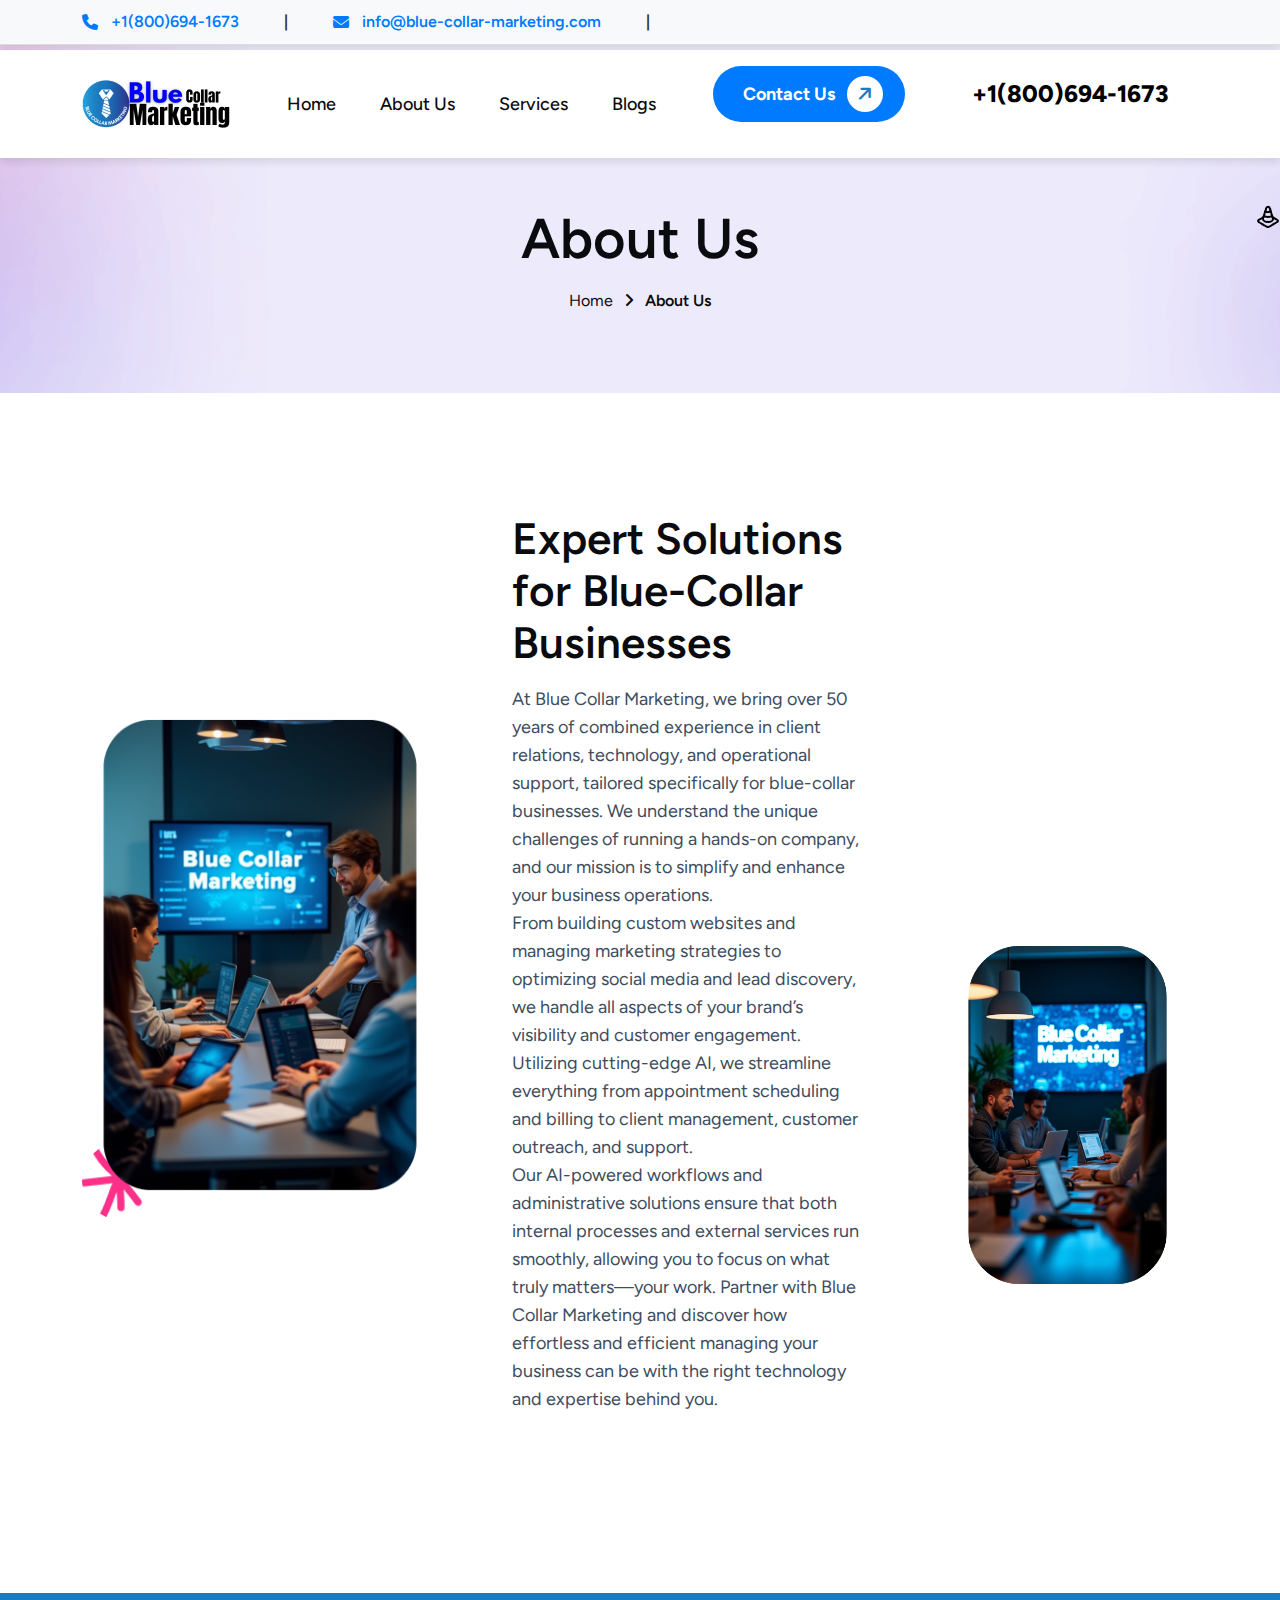
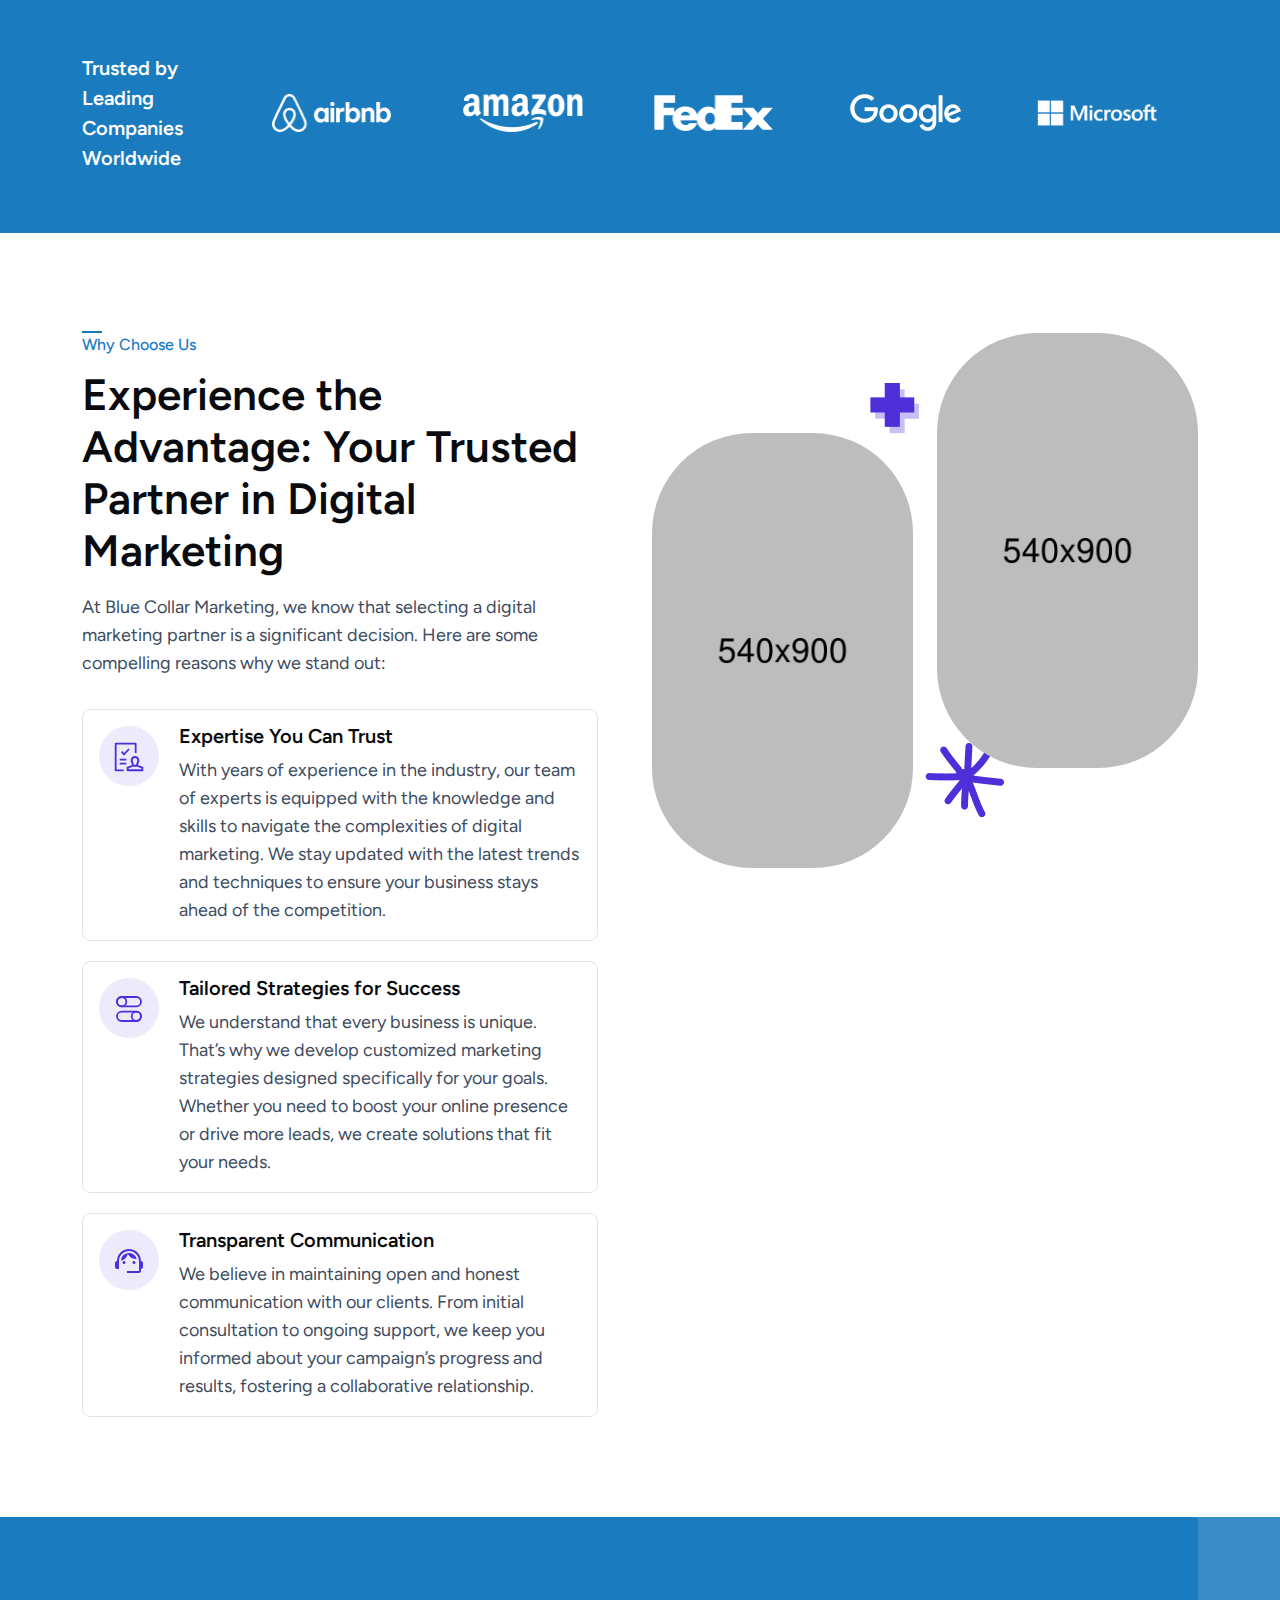
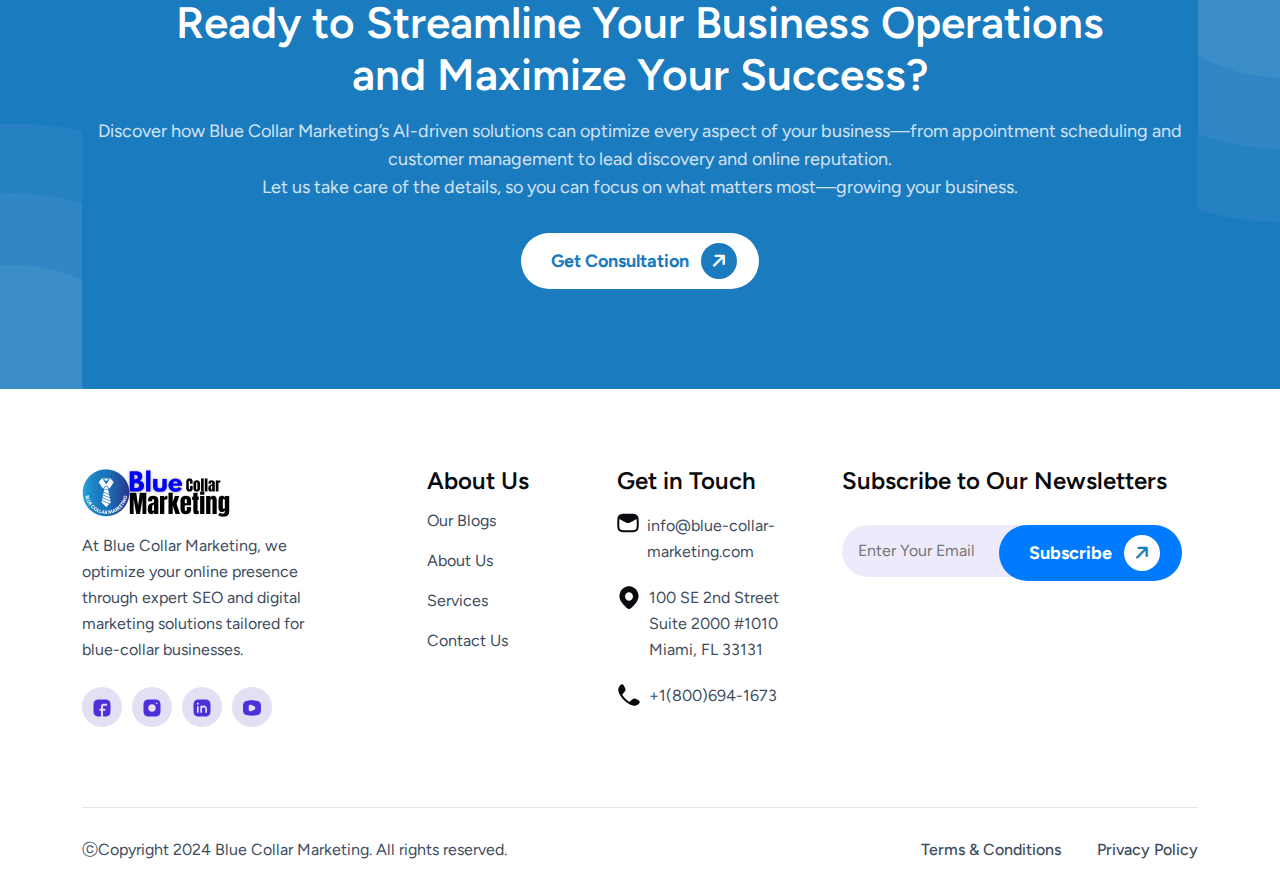
<file: about.html>
<!DOCTYPE html>
<html lang="en">
<head>
     <meta charset="UTF-8">
     <meta name="viewport" content="width=device-width, initial-scale=1.0">
     <title>About Us- Blue Collar Marketing</title>

     <!--=====FAB ICON=======-->
    <link rel="shortcut icon" href="assets/img/logo/preloader.png" type="image/x-icon">

    <!--===== CSS LINK =======-->
    <link rel="stylesheet" href="assets/css/plugins/bootstrap.min.css">
    <link rel="stylesheet" href="assets/css/plugins/aos.css">
    <link rel="stylesheet" href="assets/css/plugins/fontawesome.css">
    <link rel="stylesheet" href="assets/css/plugins/magnific-popup.css">
    <link rel="stylesheet" href="assets/css/plugins/mobile.css">
    <link rel="stylesheet" href="assets/css/plugins/owlcarousel.min.css">
    <link rel="stylesheet" href="assets/css/plugins/sidebar.css">
    <link rel="stylesheet" href="assets/css/plugins/slick-slider.css">
    <link rel="stylesheet" href="assets/css/plugins/nice-select.css">
    <link rel="stylesheet" href="assets/css/main.css">

    <!--=====  JS SCRIPT LINK =======-->
    <script src="assets/js/plugins/jquery-3-6-0.min.js"></script>
</head>
<body class="homepage1-body">

<!--===== PRELOADER STARTS =======-->
<div class="preloader">
  <div class="loading-container">
    <div class="loading"></div>
    <div id="loading-icon"><img src="assets/img/logo/preloader.png" alt=""></div>
  </div>
</div>
<!--===== PRELOADER ENDS =======-->

<!--===== PROGRESS STARTS=======-->
<div class="paginacontainer">
     <div class="progress-wrap">
       <svg class="progress-circle svg-content" width="100%" height="100%" viewBox="-1 -1 102 102">
         <path d="M50,1 a49,49 0 0,1 0,98 a49,49 0 0,1 0,-98"/>
       </svg>
     </div>
   </div>
 <!--===== PROGRESS ENDS=======-->

<!--=====HEADER START=======-->
<header>
    <!-- Sticky Contact Info Section -->
    <div class="header-top sticky-contact-info d-none d-lg-block">
      <div class="container">
        <div class="row">
          <div class="col-12">
            <div class="contact-info">
              <!-- Phone Number Action Button -->
              <span>
                <i class="fa-solid fa-phone"></i> 
                <a href="tel:+18006941673">+1(800)694-1673</a>
              </span>
  
              <!-- Separator -->
              <span class="separator">|</span>
  
              <!-- Email Action Button -->
              <span>
                <i class="fa-solid fa-envelope"></i> 
                <a href="mailto:info@blue-collar-marketing.com">info@blue-collar-marketing.com</a>
              </span>
  
              <!-- Separator -->
              <span class="separator">|</span>
  
              <!-- Working Hours -->
              <!-- <span>
                <i class="fa-solid fa-clock"></i> 
                Mon - Fri 9:00 AM - 05:00 PM
              </span> -->
            </div>
          </div>
        </div>
      </div>
    </div>
  
    <!-- Existing Desktop Header -->
  <div class="header-area homepage1 header header-sticky d-none d-lg-block" id="header">
    <div class="container">
      <div class="row">
        <div class="col-lg-12">
          <div class="header-elements">
            <div class="site-logo">
              <a href="index.html"><img src="assets/img/logo/logo.png" alt=""></a>
            </div>
            <div class="main-menu">
              <ul>
                <!-- Home -->
                <li><a href="index.html">Home</a></li>

                <!-- About Us -->
                <li><a href="about.html">About Us</a></li>

                <!-- Services -->
                <li><a href="service.html">Services</a></li>

                <!-- Blogs -->
                <li><a href="blog.html">Blogs</a></li>

              </ul>
            </div>

            <div class="btn-area">
              <a href="contact.html" class="header-btn1">Contact Us <span><i class="fa-solid fa-arrow-right"></i></span></a>
            </div>

            <div class="btn-area">
              <div class="header-contact">+1(800)694-1673</div>
            </div>
            
          </div>
        </div>
      </div>
    </div>
  </div>
</header>
  <!--=====HEADER END =======-->

  <!--===== MOBILE HEADER STARTS =======-->
  <div class="mobile-header mobile-header1 d-block d-lg-none">
    <div class="container-fluid">
      <div class="col-12">
        <div class="mobile-header-elements">
          <div class="mobile-logo">
            <a href="index.html"><img src="assets/img/logo/logo.png" alt=""></a>
          </div>
          <div class="mobile-nav-icon dots-menu">
            <i class="fa-solid fa-bars"></i>
          </div>
        </div>
      </div>
    </div>
  </div>
  
  <div class="mobile-sidebar mobile-sidebar1">
    <div class="logosicon-area">
      <div class="logos">
        <img src="assets/img/logo/logo.png" alt="">
      </div>
      <div class="menu-close">
        <i class="fa-solid fa-xmark"></i>
      </div>
     </div>
    <div class="mobile-nav mobile-nav1">
      <ul class="mobile-nav-list nav-list1">
        <!-- Home -->
        <li><a href="index.html">Home</a></li>
  
        <!-- About Us -->
        <li><a href="about.html">About Us</a></li>
  
        <!-- Services -->
        <li><a href="service.html">Services</a></li>
  
        <!-- Blogs -->
        <li><a href="blog.html">Blogs</a></li>

      </ul>
  
      <div class="allmobilesection">
        <a href="contact.html"  class="header-btn1">Contact Us <span><i class="fa-solid fa-arrow-right"></i></span></a>
        <div class="single-footer">
          <h3>Contact Info</h3>
          <div class="footer1-contact-info">
            <div class="contact-info-single">
              <div class="contact-info-icon">
                <i class="fa-solid fa-phone-volume"></i>
              </div>
              <div class="contact-info-text">
                <a href="tel:+1(800)694-1673">+1(800)694-1673</a>
              </div>
            </div>
  
            <div class="contact-info-single">
              <div class="contact-info-icon">
                <i class="fa-solid fa-envelope"></i>
              </div>
              <div class="contact-info-text">
                <a href="mailto:info@blue-collar-marketing.com">info@blue-collar-marketing.com</a>
              </div>
            </div>
  
            <div class="single-footer">
              <h3>Our Location</h3>
              
              <div class="contact-info-single">
                <div class="contact-info-icon">
                  <i class="fa-solid fa-location-dot"></i>
                </div>
                <div class="contact-info-text">
                  <a href="mailto:info@blue-collar-marketing.com" >100 SE 2nd Street, Suite 2000 #1010, <br> Miami, FL 33131, USA</a>
                </div>
              </div>
  
            </div>
            <div class="single-footer">
              <h3>Social Links</h3>
              
              <div class="social-links-mobile-menu">
                <ul>
                  <li><a href="#"><i class="fa-brands fa-facebook-f"></i></a></li>
                  <li><a href="#"><i class="fa-brands fa-instagram"></i></a></li>
                  <li><a href="#"><i class="fa-brands fa-linkedin-in"></i></a></li>
                  <li><a href="#"><i class="fa-brands fa-youtube"></i></a></li>
                </ul>
              </div>
            </div>
          </div>
        </div>
       </div>
    </div>
  </div>
</div>
<!--===== MOBILE HEADER ENDS =======-->

<!--===== HERO AREA STARTS =======-->
<div class="about-header-area" style="background-image: url(assets/img/bg/inner-header.png); background-repeat: no-repeat; background-size: cover; background-position: center;">
    <!-- <img src="assets/img/elements/elements1.png" alt="" class="elements1 aniamtion-key-1"> -->
    <img src="assets/img/elements/star2.png" alt="" class="star2 keyframe5">
    <div class="container">
        <div class="row">
            <div class="col-lg-3 m-auto">
                <div class="about-inner-header heading9 text-center">
                    <h1>About Us</h1>
                    <a href="index.html">Home <i class="fa-solid fa-angle-right"></i> <span>About Us</span></a>
                </div>
            </div>
        </div>
    </div>
</div>
<!--===== HERO AREA ENDS =======-->

<!--===== ABOUT AREA STARTS =======-->
<div class="about1-section-area sp6 bg-white">
  <div class="container">
    <div class="row align-items-center">
      <div class="col-lg-4">
        <div class="about-images">
         <figure class="image-anime">
          <img src="assets/img/all-images/about-img1.png" alt="About Image 1">
         </figure>
          <img src="assets/img/elements/star1.png" alt="" class="star1 keyframe5">
        </div>
      </div>
      <div class="col-lg-5">
        <div class="about-content-area heading2">

          <h2>Expert Solutions for Blue-Collar Businesses</h2>
          <p>
            At Blue Collar Marketing, we bring over 50 years of combined experience in client relations, technology, and operational support, 
            tailored specifically for blue-collar businesses. We understand the unique challenges of running a hands-on company, and our mission 
            is to simplify and enhance your business operations. <br class="d-lg-block d-none">
            From building custom websites and managing marketing strategies to optimizing social media and lead discovery, we handle all aspects 
            of your brand’s visibility and customer engagement. <br class="d-lg-block d-none">
            Utilizing cutting-edge AI, we streamline everything from appointment scheduling and billing to client management, customer outreach, 
            and support. <br class="d-lg-block d-none">
            Our AI-powered workflows and administrative solutions ensure that both internal processes and external services run smoothly, 
            allowing you to focus on what truly matters—your work. Partner with Blue Collar Marketing and discover how effortless and efficient 
            managing your business can be with the right technology and expertise behind you.
          </p>
        </div>
      </div>
      <div class="col-lg-3">
        <div class="about-auhtor-images">
          <!-- <img src="assets/img/elements/elements5.png" alt="" class="elements5 keyframe5"> -->
          <figure class="image-anime">
            <img src="assets/img/all-images/about-img2.png" alt="About Image 2">
           </figure>
        </div>
      </div>
    </div>
  </div>
</div>

<!--===== ABOUT AREA ENDS =======-->
<div class="space60"></div>
<!--===== TESTIMONIAL AREA STARTS =======-->
<div class="slider-section-area slider-inner sp5">
    <div class="container">
      <div class="row align-items-center">
        <div class="col-lg-2">
          <div class="sldier-head">
            <p>Trusted by  <br class="d-lg-block d-none"> Leading Companies Worldwide</p>
          </div>
        </div>
        <div class="col-lg-10">
          <div class="slider-images-area owl-carousel">
            <div class="img1">
              <img src="assets/img/elements/brand-img1.png" alt="">
            </div>
            <div class="img1">
              <img src="assets/img/elements/brand-img2.png" alt="">
            </div>
            <div class="img1">
              <img src="assets/img/elements/brand-img3.png" alt="">
            </div>
            <div class="img1">
              <img src="assets/img/elements/brand-img4.png" alt="">
            </div>
            <div class="img1">
              <img src="assets/img/elements/brand-img5.png" alt="">
            </div>
          </div>
        </div>
      </div>
    </div>
  </div>
<!--===== TESTIMONIAL AREA ENDS =======-->

<!--===== WORK AREA STARTS =======-->
<div class="works-inner-section-area sp1">
    <div class="container">
        <div class="row">
            <div class="col-lg-6">
                <div class="works-header-area heading2">
                    <h5>Why Choose Us</h5>
                    <h2>Experience the Advantage: Your Trusted Partner in Digital Marketing</h2>
                    <p>At Blue Collar Marketing, we know that selecting a digital marketing partner is a significant decision. Here are some compelling reasons why we stand out:</p>
                    <div class="space32"></div>
                    <div class="works-content-box">
                        <div class="icons">
                            <img src="assets/img/icons/works-icons7.svg" alt="">
                        </div>
                        <div class="content">
                            <a href="case.html">Expertise You Can Trust</a>
                            <p>With years of experience in the industry, our team of experts is equipped with the knowledge and skills to navigate the complexities of digital marketing. We stay updated with the latest trends and techniques to ensure your business stays ahead of the competition. </p>
                        </div>
                    </div>
                    <div class="space20"></div>
                    <div class="works-content-box">
                        <div class="icons">
                            <img src="assets/img/icons/works-icons8.svg" alt="">
                        </div>
                        <div class="content">
                            <a href="case-single.html">Tailored Strategies for Success</a>
                            <p>We understand that every business is unique. That’s why we develop customized marketing strategies designed specifically for your goals. Whether you need to boost your online presence or drive more leads, we create solutions that fit your needs. </p>
                        </div>
                    </div>
                    <div class="space20"></div>
                    <div class="works-content-box">
                        <div class="icons">
                            <img src="assets/img/icons/works-icons9.svg" alt="">
                        </div>
                        <div class="content">
                            <a href="case-single.html">Transparent Communication</a>
                            <p>We believe in maintaining open and honest communication with our clients. From initial consultation to ongoing support, we keep you informed about your campaign’s progress and results, fostering a collaborative relationship. </p>
                        </div>
                    </div>
                </div>
            </div>
            <div class="col-lg-6">
                <div class="about-all-images-area">
                    <img src="assets/img/elements/elements14.png" alt="" class="elements12 keyframe5">
                    <img src="assets/img/elements/elements15.png" alt="" class="elements13 keyframe5">
                    <div class="row">
                      <div class="col-lg-6 col-md-6">
                        <div class="img1 image-anime">
                            <div class="space100"></div>
                          <img src="assets/img/all-images/about-img6.png" alt="">
                        </div>
                      </div>
                      <div class="col-lg-6 col-md-6">
                        <div class="img2 image-anime">
                          <img src="assets/img/all-images/about-img5.png" alt="">
                        </div>
                      </div>
                    </div>
                  </div>
            </div>
        </div>
    </div>
</div>
<!--===== WORK AREA ENDS =======-->

<!--===== SERVICE AREA STARTS =======-->

<!--===== SERVICE AREA ENDS =======-->

<!--===== HISTORY AREA STARTS =======-->

<!--===== HISTORY AREA ENDS =======-->

<!--===== CTA AREA STARTS =======-->
<div class="cta-section-area">
  <img src="assets/img/bg/cta-bg1.png" alt="" class="cta-bg1 aniamtion-key-2">
  <img src="assets/img/bg/cta-bg2.png" alt="" class="cta-bg2 aniamtion-key-1">
  <div class="container">
    <div class="row">
      <div class="col-lg-12 m-auto">  
        <div class="cta-header-area text-center sp4 heading2">
          <h2>Ready to Streamline Your Business Operations <br class="d-md-block d-none"> and Maximize Your Success?</h2>
          <p>
            Discover how Blue Collar Marketing’s AI-driven solutions can optimize every aspect of your business—from appointment scheduling 
            and customer management to lead discovery and online reputation. <br class="d-md-block d-none"> 
            Let us take care of the details, so you can focus on what matters most—growing your business.
          </p>
          <div class="btn-area text-center">
            <a href="contact.html" class="header-btn1">Get Consultation <span><i class="fa-solid fa-arrow-right"></i></span></a>
          </div>
        </div>
      </div>
    </div>
  </div>
</div>

<!--===== CTA AREA ENDS =======-->

<!--===== FOOTER AREA STARTS =======-->
<div class="footer1-section-area">
  <div class="container">
    <div class="row">
      <div class="col-lg-3 col-md-6">
        <div class="footer-logo-area">
          <img src="assets/img/logo/logo.png" alt="">
          <p>At Blue Collar Marketing, we optimize your online presence through expert SEO and digital marketing solutions tailored for blue-collar businesses.</p>
          <ul>
            <li><a href="#"><img src="assets/img/icons/facebook.svg" alt=""></a></li>
            <li><a href="#"><img src="assets/img/icons/instagram.svg" alt=""></a></li>
            <li><a href="#"><img src="assets/img/icons/linkedin.svg" alt=""></a></li>
            <li><a href="#"><img src="assets/img/icons/youtube.svg" alt=""></a></li>
          </ul>
        </div>
      </div>

      <div class="col-lg-2 col-md-6">
        <div class="footer-logo-area1">
          <h3>About Us</h3>
          <ul>
            <li><a href="blog.html">Our Blogs</a></li>
            <li><a href="about.html">About Us</a></li>
            <li><a href="service1.html">Services</a></li>
            <li><a href="contact.html">Contact Us</a></li>
          </ul>
        </div>
      </div>

      <div class="col-lg-3 col-md-6">
        <div class="footer-logo-area2">
          <h3>Get in Touch</h3>
          <ul>
            <li><a href="mailto:info@blue-collar-marketing.com"><img src="assets/img/icons/email.svg" alt=""><span>info@blue-collar-marketing.com</span></a></li>
            <li><a href="#"><img src="assets/img/icons/location.svg" alt=""><span>100 SE 2nd Street <br class="d-lg-block d-none"> Suite 2000 #1010 <br class="d-lg-block d-none"> Miami, FL 33131</span></a></li>
            <li><a href="tel:+1(800)694-1673"><img src="assets/img/icons/phone.svg" alt=""><span>+1(800)694-1673</span></a></li>
          </ul>
        </div>
      </div>

      <div class="col-lg-4 col-md-6">
        <div class="footer-logo-area3">
          <h3>Subscribe to Our Newsletters</h3>
          <form action="#">
            <input type="text" placeholder="Enter Your Email">
            <button class="header-btn1">Subscribe <span><i class="fa-solid fa-arrow-right"></i></span></button>
          </form>
        </div>
      </div>
    </div>
    <div class="space80 d-lg-block d-none"></div>
    <div class="space40 d-lg-none d-block"></div>
    <div class="row">
      <div class="col-lg-12">
        <div class="copyright-area">
          <div class="pera">
            <p>ⓒCopyright 2024 Blue Collar Marketing. All rights reserved.</p>
          </div>
          <ul>
            <li><a href="#">Terms & Conditions</a></li>
            <li><a href="#" class="m-0">Privacy Policy</a></li>
          </ul>
        </div>
      </div>
    </div>
  </div>
</div>

<!--===== FOOTER AREA ENDS =======-->

<!--===== JS SCRIPT LINK =======-->
<script src="assets/js/plugins/bootstrap.min.js"></script>
<script src="assets/js/plugins/fontawesome.js"></script>
<script src="assets/js/plugins/aos.js"></script>
<script src="assets/js/plugins/counter.js"></script>
<script src="assets/js/plugins/gsap.min.js"></script>
<script src="assets/js/plugins/ScrollTrigger.min.js"></script>
<script src="assets/js/plugins/Splitetext.js"></script>
<script src="assets/js/plugins/sidebar.js"></script>
<script src="assets/js/plugins/magnific-popup.js"></script>
<script src="assets/js/plugins/mobilemenu.js"></script>
<script src="assets/js/plugins/owlcarousel.min.js"></script>
<script src="assets/js/plugins/gsap-animation.js"></script>
<script src="assets/js/plugins/nice-select.js"></script>
<script src="assets/js/plugins/waypoints.js"></script>
<script src="assets/js/plugins/slick-slider.js"></script>
<script src="assets/js/plugins/circle-progress.js"></script>
<script src="assets/js/main.js"></script>

</body>
</html>
</file>
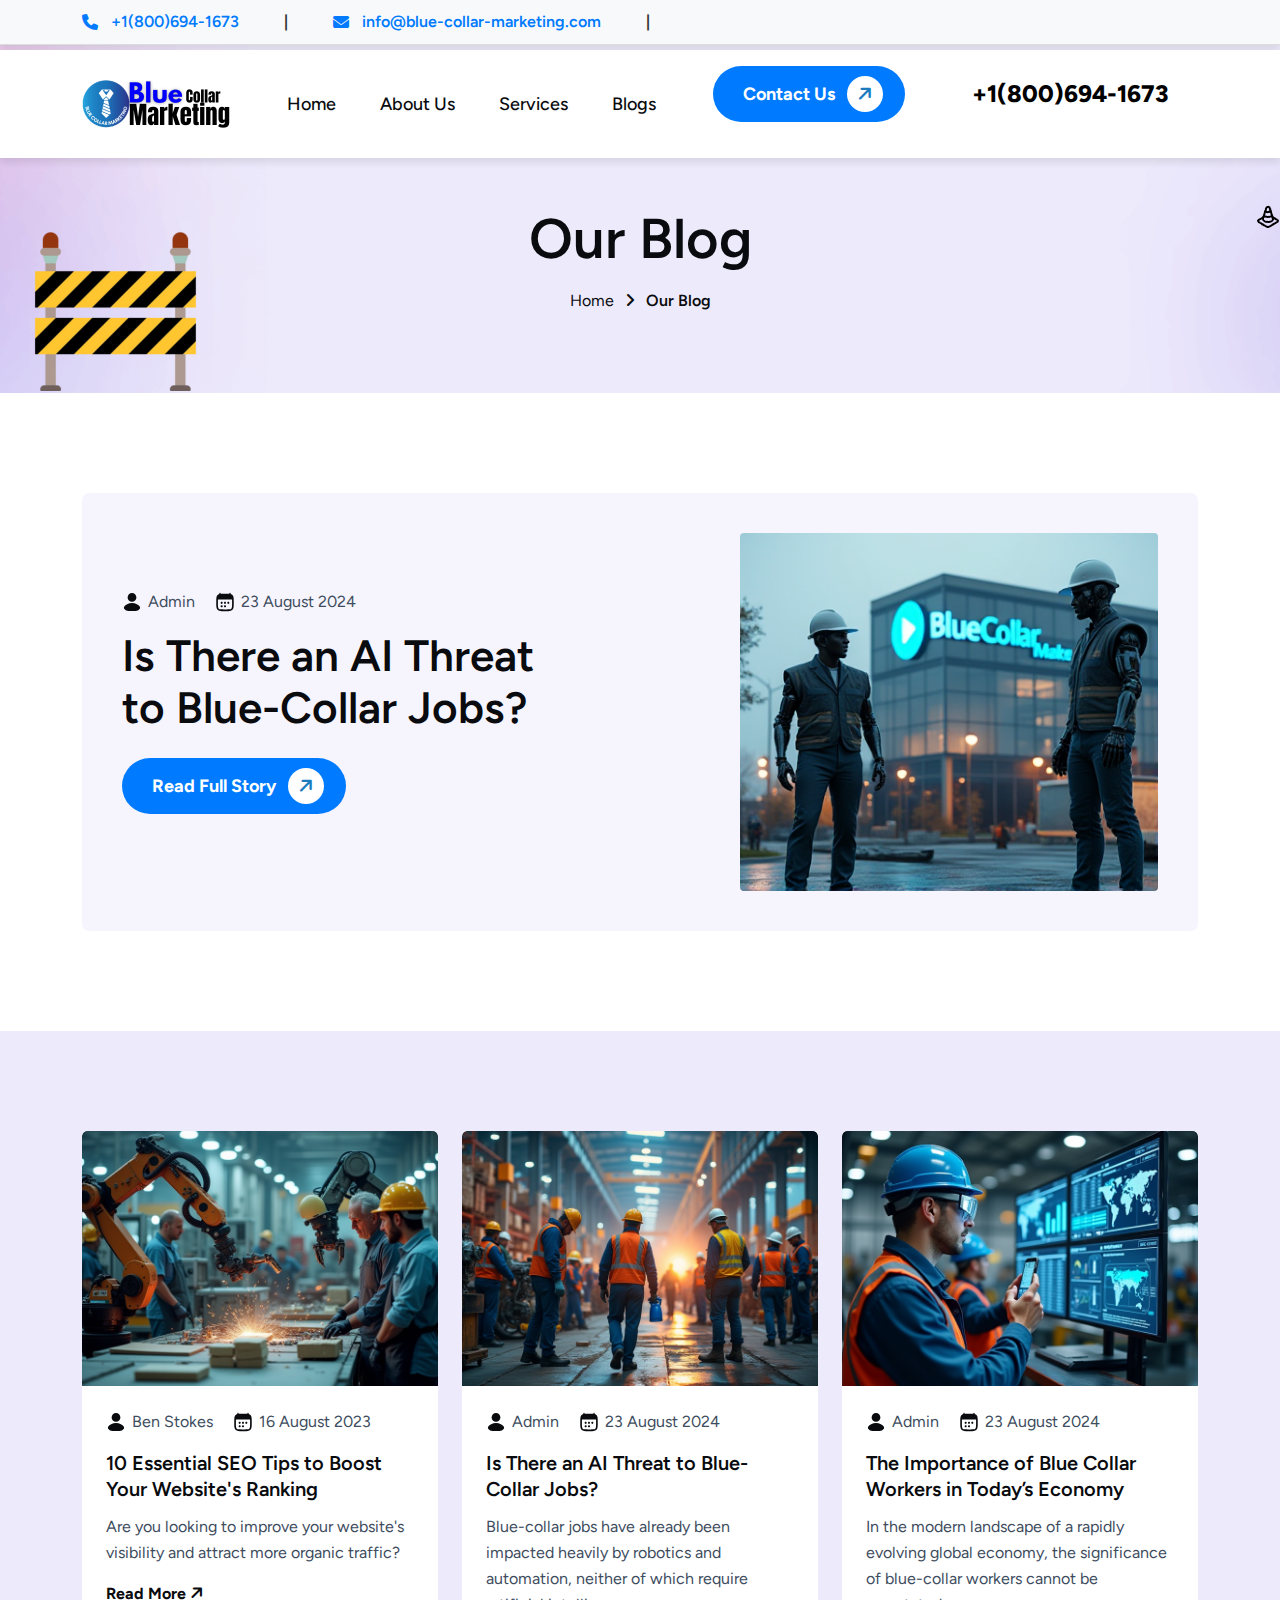
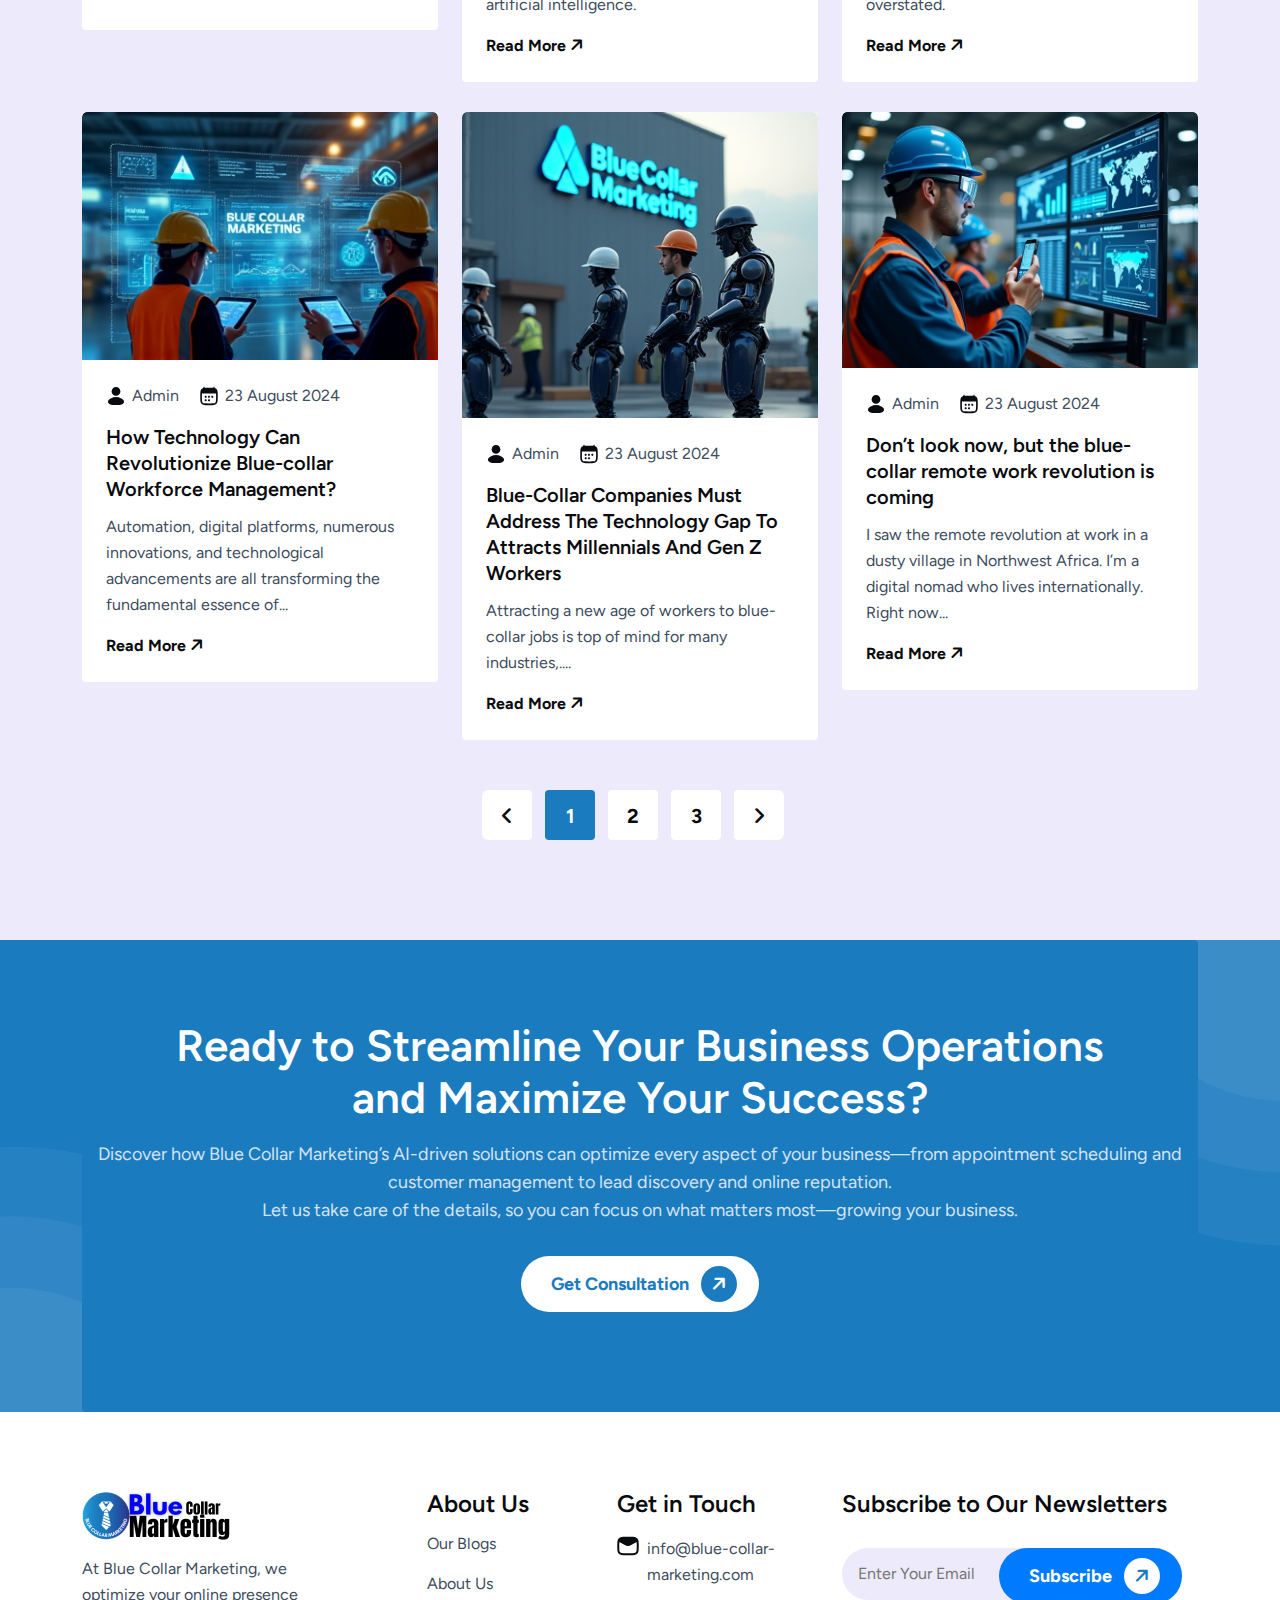
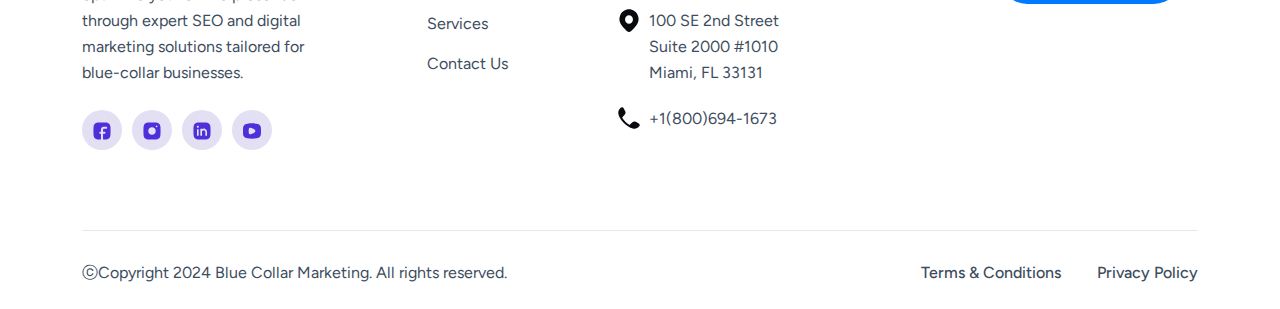
<file: blog.html>
<!DOCTYPE html>
<html lang="en">
<head>
     <meta charset="UTF-8">
     <meta name="viewport" content="width=device-width, initial-scale=1.0">
     <title>Blogs - Blue Collar Marketing</title>

     <!--=====FAB ICON=======-->
    <link rel="shortcut icon" href="assets/img/logo/preloader.png" type="image/x-icon">

    <!--===== CSS LINK =======-->
    <link rel="stylesheet" href="assets/css/plugins/bootstrap.min.css">
    <link rel="stylesheet" href="assets/css/plugins/aos.css">
    <link rel="stylesheet" href="assets/css/plugins/fontawesome.css">
    <link rel="stylesheet" href="assets/css/plugins/magnific-popup.css">
    <link rel="stylesheet" href="assets/css/plugins/mobile.css">
    <link rel="stylesheet" href="assets/css/plugins/owlcarousel.min.css">
    <link rel="stylesheet" href="assets/css/plugins/sidebar.css">
    <link rel="stylesheet" href="assets/css/plugins/slick-slider.css">
    <link rel="stylesheet" href="assets/css/plugins/nice-select.css">
    <link rel="stylesheet" href="assets/css/main.css">

    <!--=====  JS SCRIPT LINK =======-->
    <script src="assets/js/plugins/jquery-3-6-0.min.js"></script>
</head>
<body class="homepage1-body">

<!--===== PRELOADER STARTS =======-->
<div class="preloader">
  <div class="loading-container">
    <div class="loading"></div>
    <div id="loading-icon"><img src="assets/img/logo/preloader.png" alt=""></div>
  </div>
</div>
<!--===== PRELOADER ENDS =======-->

<!--===== PROGRESS STARTS=======-->
<div class="paginacontainer">
     <div class="progress-wrap">
       <svg class="progress-circle svg-content" width="100%" height="100%" viewBox="-1 -1 102 102">
         <path d="M50,1 a49,49 0 0,1 0,98 a49,49 0 0,1 0,-98"/>
       </svg>
     </div>
   </div>
 <!--===== PROGRESS ENDS=======-->
   <!--=====HEADER START=======-->
   <header>
      <!-- Sticky Contact Info Section -->
  <div class="header-top sticky-contact-info d-none d-lg-block">
    <div class="container">
      <div class="row">
        <div class="col-12">
          <div class="contact-info">
            <!-- Phone Number Action Button -->
            <span>
              <i class="fa-solid fa-phone"></i> 
              <a href="tel:+18006941673">+1(800)694-1673</a>
            </span>

            <!-- Separator -->
            <span class="separator">|</span>

            <!-- Email Action Button -->
            <span>
              <i class="fa-solid fa-envelope"></i> 
              <a href="mailto:info@blue-collar-marketing.com">info@blue-collar-marketing.com</a>
            </span>

            <!-- Separator -->
            <span class="separator">|</span>

            <!-- Working Hours -->
            <!-- <span>
              <i class="fa-solid fa-clock"></i> 
              Mon - Fri 9:00 AM - 05:00 PM
            </span> -->
          </div>
        </div>
      </div>
    </div>
  </div>

  <!-- Existing Desktop Header -->
    <div class="header-area homepage1 header header-sticky d-none d-lg-block" id="header">
      <div class="container">
        <div class="row">
          <div class="col-lg-12">
            <div class="header-elements">
              <div class="site-logo">
                <a href="index.html"><img src="assets/img/logo/logo.png" alt=""></a>
              </div>
              <div class="main-menu">
                <ul>
                  <!-- Home -->
                  <li><a href="index.html">Home</a></li>
  
                  <!-- About Us -->
                  <li><a href="about.html">About Us</a></li>
  
                  <!-- Services -->
                  <li><a href="service.html">Services</a></li>
  
                  <!-- Blogs -->
                  <li><a href="blog.html">Blogs</a></li>

                </ul>
              </div>
  
              <div class="btn-area">
                <a href="contact.html" class="header-btn1">Contact Us <span><i class="fa-solid fa-arrow-right"></i></span></a>
              </div>

              <div class="btn-area">
                <div class="header-contact">+1(800)694-1673</div>
              </div>
            </div>
          </div>
        </div>
      </div>
    </div>
  </header>
  <!--=====HEADER END =======-->

  <!--===== MOBILE HEADER STARTS =======-->
  <div class="mobile-header mobile-header1 d-block d-lg-none">
    <div class="container-fluid">
      <div class="col-12">
        <div class="mobile-header-elements">
          <div class="mobile-logo">
            <a href="index.html"><img src="assets/img/logo/logo.png" alt=""></a>
          </div>
          <div class="mobile-nav-icon dots-menu">
            <i class="fa-solid fa-bars"></i>
          </div>
        </div>
      </div>
    </div>
  </div>
  
  <div class="mobile-sidebar mobile-sidebar1">
    <div class="logosicon-area">
      <div class="logos">
        <img src="assets/img/logo/logo.png" alt="">
      </div>
      <div class="menu-close">
        <i class="fa-solid fa-xmark"></i>
      </div>
     </div>
    <div class="mobile-nav mobile-nav1">
      <ul class="mobile-nav-list nav-list1">
        <!-- Home -->
        <li><a href="index.html">Home</a></li>
  
        <!-- About Us -->
        <li><a href="about.html">About Us</a></li>
  
        <!-- Services -->
        <li><a href="service.html">Services</a></li>
  
        <!-- Blogs -->
        <li><a href="blog.html">Blogs</a></li>

      </ul>
  
      <div class="allmobilesection">
        <a href="contact.html"  class="header-btn1">Contact Us <span><i class="fa-solid fa-arrow-right"></i></span></a>
        <div class="single-footer">
          <h3>Contact Info</h3>
          <div class="footer1-contact-info">
            <div class="contact-info-single">
              <div class="contact-info-icon">
                <i class="fa-solid fa-phone-volume"></i>
              </div>
              <div class="contact-info-text">
                <a href="tel:+1(800)694-1673">+1(800)694-1673</a>
              </div>
            </div>
  
            <div class="contact-info-single">
              <div class="contact-info-icon">
                <i class="fa-solid fa-envelope"></i>
              </div>
              <div class="contact-info-text">
                <a href="mailto:info@blue-collar-marketing.com">info@blue-collar-marketing.com</a>
              </div>
            </div>
  
            <div class="single-footer">
              <h3>Our Location</h3>
              
              <div class="contact-info-single">
                <div class="contact-info-icon">
                  <i class="fa-solid fa-location-dot"></i>
                </div>
                <div class="contact-info-text">
                  <a href="mailto:info@blue-collar-marketing.com" >100 SE 2nd Street, Suite 2000 #1010, <br> Miami, FL 33131, USA</a>
                </div>
              </div>
  
            </div>
            <div class="single-footer">
              <h3>Social Links</h3>
              
              <div class="social-links-mobile-menu">
                <ul>
                  <li><a href="#"><i class="fa-brands fa-facebook-f"></i></a></li>
                  <li><a href="#"><i class="fa-brands fa-instagram"></i></a></li>
                  <li><a href="#"><i class="fa-brands fa-linkedin-in"></i></a></li>
                  <li><a href="#"><i class="fa-brands fa-youtube"></i></a></li>
                </ul>
              </div>
            </div>
          </div>
        </div>
       </div>
    </div>
  </div>
</div>
<!--===== MOBILE HEADER ENDS =======-->

<!--===== HERO AREA STARTS =======-->
<div class="about-header-area" style="background-image: url(assets/img/bg/inner-header.png); background-repeat: no-repeat; background-size: cover; background-position: center;">
    <img src="assets/img/elements/elements1.png" alt="" class="elements1 aniamtion-key-1">
    <img src="assets/img/elements/star2.png" alt="" class="star2 keyframe5">
    <div class="container">
        <div class="row">
            <div class="col-lg-8 m-auto">
                <div class="about-inner-header heading9 text-center">
                    <h1>Our Blog</h1>
                    <a href="index.html">Home <i class="fa-solid fa-angle-right"></i> <span>Our Blog</span></a>
                </div>
            </div>
        </div>
    </div>
</div>
<!--===== HERO AREA ENDS =======-->

<!--===== BLOG AREA STARTS =======-->
<div class="blog-top-area sp1">
    <div class="container">
        <div class="row">
            <div class="col-lg-12">
                <div class="blog-top-boxarea">
                    <div class="row align-items-center">
                        <div class="col-lg-5">
                            <div class="content-area heading2">
                                <div class="tags-area">
                                  <ul>
                                    <li><a href="#"><img src="assets/img/icons/contact1.svg" alt="">Admin</a></li>
                                    <li><a href="#"><img src="assets/img/icons/calender1.svg" alt="">23 August 2024</a></li>
                                  </ul>
                             </div>
                                <h2>Is There an AI Threat to Blue-Collar Jobs?</h2>
                                <div class="space8"></div>
                                <div class="btn-area">
                                    <a href="blog.html" class="header-btn1">Read Full Story <span><i class="fa-solid fa-arrow-right"></i></span></a>
                                </div>
                              </div>
                        </div>
                        <div class="col-lg-2"></div>
                        <div class="col-lg-5">
                            <div class="images image-anime">
                                <img src="assets/img/all-images/blog-img19.png" alt="">
                            </div>
                        </div>
                    </div>
                </div>
            </div>
        </div>
    </div>
</div>

<div class="blog1-scetion-area sp1 bg2">
    <div class="container">
      <div class="row">
        <div class="col-lg-4 col-md-6">
          <div class="blog-author-boxarea">
            <div class="img1">
              <img src="assets/img/all-images/blog-img1.png" alt="">
            </div>
            <div class="content-area">
              <div class="tags-area">
                <ul>
                 <li><a href="#"><img src="assets/img/icons/contact1.svg" alt="">Ben Stokes</a></li>
                  <li><a href="#"><img src="assets/img/icons/calender1.svg" alt="">16 August 2023</a></li>
                </ul>
              </div>
              <a href="blog-single.html">10 Essential SEO Tips to Boost Your Website's Ranking</a>
              <p>Are you looking to improve your website's visibility and attract more organic traffic? </p>
              <a href="blog-single.html" class="readmore">Read More <i class="fa-solid fa-arrow-right"></i></a>
            </div>
          </div>
          <div class="space30"></div>
        </div>
  
        <div class="col-lg-4 col-md-6">
          <div class="blog-author-boxarea">
            <div class="img1">
              <img src="assets/img/all-images/blog-img2.png" alt="">
            </div>
            <div class="content-area">
              <div class="tags-area">
                <ul>
                 <li><a href="#"><img src="assets/img/icons/contact1.svg" alt="">Admin</a></li>
                  <li><a href="#"><img src="assets/img/icons/calender1.svg" alt="">23 August 2024</a></li>
                </ul>
              </div>
              <a href="blog.html">Is There an AI Threat to Blue-Collar Jobs?</a>
              <p>Blue-collar jobs have already been impacted heavily by robotics and automation, neither of which require artificial intelligence.</p>
              <a href="blog.html" class="readmore">Read More <i class="fa-solid fa-arrow-right"></i></a>
            </div>
          </div>
          <div class="space30"></div>
        </div>
  
        <div class="col-lg-4 col-md-6">
          <div class="blog-author-boxarea">
            <div class="img1">
              <img src="assets/img/all-images/blog-img3.png" alt="">
            </div>
            <div class="content-area">
              <div class="tags-area">
                <ul>
                 <li><a href="#"><img src="assets/img/icons/contact1.svg" alt="">Admin</a></li>
                  <li><a href="#"><img src="assets/img/icons/calender1.svg" alt="">23 August 2024</a></li>
                </ul>
              </div>
              <a href="blog.html">The Importance of Blue Collar Workers in Today’s Economy</a>
              <p>In the modern landscape of a rapidly evolving global economy, the significance of blue-collar workers cannot be overstated.</p>
              <a href="blog.html" class="readmore">Read More <i class="fa-solid fa-arrow-right"></i></a>
            </div>
          </div>
          <div class="space30"></div>
        </div>

        <div class="col-lg-4 col-md-6">
          <div class="blog-author-boxarea">
            <div class="img1">
              <img src="assets/img/all-images/blog-img15.png" alt="">
            </div>
            <div class="content-area">
              <div class="tags-area">
                <ul>
                 <li><a href="#"><img src="assets/img/icons/contact1.svg" alt="">Admin</a></li>
                  <li><a href="#"><img src="assets/img/icons/calender1.svg" alt="">23 August 2024</a></li>
                </ul>
              </div>
              <a href="blog-single.html">How Technology Can Revolutionize Blue-collar Workforce Management?</a>
              <p>Automation, digital platforms, numerous innovations, and technological advancements are all transforming the fundamental essence of... </p>
              <a href="blog.html" class="readmore">Read More <i class="fa-solid fa-arrow-right"></i></a>
            </div>
          </div>
          <div class="space30"></div>
        </div>
  
        <div class="col-lg-4 col-md-6">
          <div class="blog-author-boxarea">
            <div class="img1">
              <img src="assets/img/all-images/blog-img16.png" alt="">
            </div>
            <div class="content-area">
              <div class="tags-area">
                <ul>
                 <li><a href="#"><img src="assets/img/icons/contact1.svg" alt="">Admin</a></li>
                  <li><a href="#"><img src="assets/img/icons/calender1.svg" alt="">23 August 2024</a></li>
                </ul>
              </div>
              <a href="blog-single.html">Blue-Collar Companies Must Address The Technology Gap To Attracts Millennials And Gen Z Workers</a>
              <p>Attracting a new age of workers to blue-collar jobs is top of mind for many industries,....</p>
              <a href="blog-single.html" class="readmore">Read More <i class="fa-solid fa-arrow-right"></i></a>
            </div>
          </div>
          <div class="space30"></div>
        </div>
  
        <div class="col-lg-4 col-md-6">
          <div class="blog-author-boxarea">
            <div class="img1">
              <img src="assets/img/all-images/blog-img3.png" alt="">
            </div>
            <div class="content-area">
              <div class="tags-area">
                <ul>
                 <li><a href="#"><img src="assets/img/icons/contact1.svg" alt="">Admin</a></li>
                  <li><a href="#"><img src="assets/img/icons/calender1.svg" alt="">23 August 2024</a></li>
                </ul>
              </div>
              <a href="blog-single.html">Don’t look now, but the blue-collar remote work revolution is coming</a>
              <p>I saw the remote revolution at work in a dusty village in Northwest Africa. I’m a digital nomad who lives internationally. Right now...</p>
              <a href="blog-single.html" class="readmore">Read More <i class="fa-solid fa-arrow-right"></i></a>
            </div>
          </div>
          <div class="space30"></div>
        </div>

          <div class="col-lg-12">
            <div class="pagination-area">
              <nav aria-label="Page navigation example">
                <ul class="pagination justify-content-center">
                  <li class="page-item">
                    <a class="page-link" href="#"><i class="fa-solid fa-angle-left"></i></a>
                  </li>
                  <li class="page-item"><a class="page-link active" href="#">1</a></li>
                  <li class="page-item"><a class="page-link" href="#">2</a></li>
                  <li class="page-item"><a class="page-link" href="#">3</a></li>
                  <li class="page-item">
                    <a class="page-link" href="#"><i class="fa-solid fa-angle-right"></i></a>
                  </li>
                </ul>
              </nav>
            </div>
          </div>
      </div>
    </div>
  </div>
<!--===== BLOG AREA ENDS =======-->


<!--===== CTA AREA STARTS =======-->
<div class="cta-section-area">
  <img src="assets/img/bg/cta-bg1.png" alt="" class="cta-bg1 aniamtion-key-2">
  <img src="assets/img/bg/cta-bg2.png" alt="" class="cta-bg2 aniamtion-key-1">
  <div class="container">
    <div class="row">
      <div class="col-lg-12 m-auto">  
        <div class="cta-header-area text-center sp4 heading2">
          <h2>Ready to Streamline Your Business Operations <br class="d-md-block d-none"> and Maximize Your Success?</h2>
          <p>
            Discover how Blue Collar Marketing’s AI-driven solutions can optimize every aspect of your business—from appointment scheduling 
            and customer management to lead discovery and online reputation. <br class="d-md-block d-none"> 
            Let us take care of the details, so you can focus on what matters most—growing your business.
          </p>
          <div class="btn-area text-center">
            <a href="contact.html" class="header-btn1">Get Consultation <span><i class="fa-solid fa-arrow-right"></i></span></a>
          </div>
        </div>
      </div>
    </div>
  </div>
</div>
<!--===== CTA AREA ENDS =======-->

<!--===== FOOTER AREA STARTS =======-->
<div class="footer1-section-area">
  <div class="container">
    <div class="row">
      <div class="col-lg-3 col-md-6">
        <div class="footer-logo-area">
          <img src="assets/img/logo/logo.png" alt="">
          <p>At Blue Collar Marketing, we optimize your online presence through expert SEO and digital marketing solutions tailored for blue-collar businesses.</p>
          <ul>
            <li><a href="#"><img src="assets/img/icons/facebook.svg" alt=""></a></li>
            <li><a href="#"><img src="assets/img/icons/instagram.svg" alt=""></a></li>
            <li><a href="#"><img src="assets/img/icons/linkedin.svg" alt=""></a></li>
            <li><a href="#"><img src="assets/img/icons/youtube.svg" alt=""></a></li>
          </ul>
        </div>
      </div>

      <div class="col-lg-2 col-md-6">
        <div class="footer-logo-area1">
          <h3>About Us</h3>
          <ul>
            <li><a href="blog.html">Our Blogs</a></li>
            <li><a href="about.html">About Us</a></li>
            <li><a href="service1.html">Services</a></li>
            <li><a href="contact.html">Contact Us</a></li>
          </ul>
        </div>
      </div>

      <div class="col-lg-3 col-md-6">
        <div class="footer-logo-area2">
          <h3>Get in Touch</h3>
          <ul>
            <li><a href="mailto:info@blue-collar-marketing.com"><img src="assets/img/icons/email.svg" alt=""><span>info@blue-collar-marketing.com</span></a></li>
            <li><a href="#"><img src="assets/img/icons/location.svg" alt=""><span>100 SE 2nd Street <br class="d-lg-block d-none"> Suite 2000 #1010 <br class="d-lg-block d-none"> Miami, FL 33131</span></a></li>
            <li><a href="tel:+1(800)694-1673"><img src="assets/img/icons/phone.svg" alt=""><span>+1(800)694-1673</span></a></li>
          </ul>
        </div>
      </div>

      <div class="col-lg-4 col-md-6">
        <div class="footer-logo-area3">
          <h3>Subscribe to Our Newsletters</h3>
          <form action="#">
            <input type="text" placeholder="Enter Your Email">
            <button class="header-btn1">Subscribe <span><i class="fa-solid fa-arrow-right"></i></span></button>
          </form>
        </div>
      </div>
    </div>
    <div class="space80 d-lg-block d-none"></div>
    <div class="space40 d-lg-none d-block"></div>
    <div class="row">
      <div class="col-lg-12">
        <div class="copyright-area">
          <div class="pera">
            <p>ⓒCopyright 2024 Blue Collar Marketing. All rights reserved.</p>
          </div>
          <ul>
            <li><a href="#">Terms & Conditions</a></li>
            <li><a href="#" class="m-0">Privacy Policy</a></li>
          </ul>
        </div>
      </div>
    </div>
  </div>
</div>
<!--===== FOOTER AREA ENDS =======-->

<!--===== JS SCRIPT LINK =======-->
<script src="assets/js/plugins/bootstrap.min.js"></script>
<script src="assets/js/plugins/fontawesome.js"></script>
<script src="assets/js/plugins/aos.js"></script>
<script src="assets/js/plugins/counter.js"></script>
<script src="assets/js/plugins/gsap.min.js"></script>
<script src="assets/js/plugins/ScrollTrigger.min.js"></script>
<script src="assets/js/plugins/Splitetext.js"></script>
<script src="assets/js/plugins/sidebar.js"></script>
<script src="assets/js/plugins/magnific-popup.js"></script>
<script src="assets/js/plugins/mobilemenu.js"></script>
<script src="assets/js/plugins/owlcarousel.min.js"></script>
<script src="assets/js/plugins/gsap-animation.js"></script>
<script src="assets/js/plugins/nice-select.js"></script>
<script src="assets/js/plugins/waypoints.js"></script>
<script src="assets/js/plugins/slick-slider.js"></script>
<script src="assets/js/plugins/circle-progress.js"></script>
<script src="assets/js/main.js"></script>

</body>
</html>
</file>
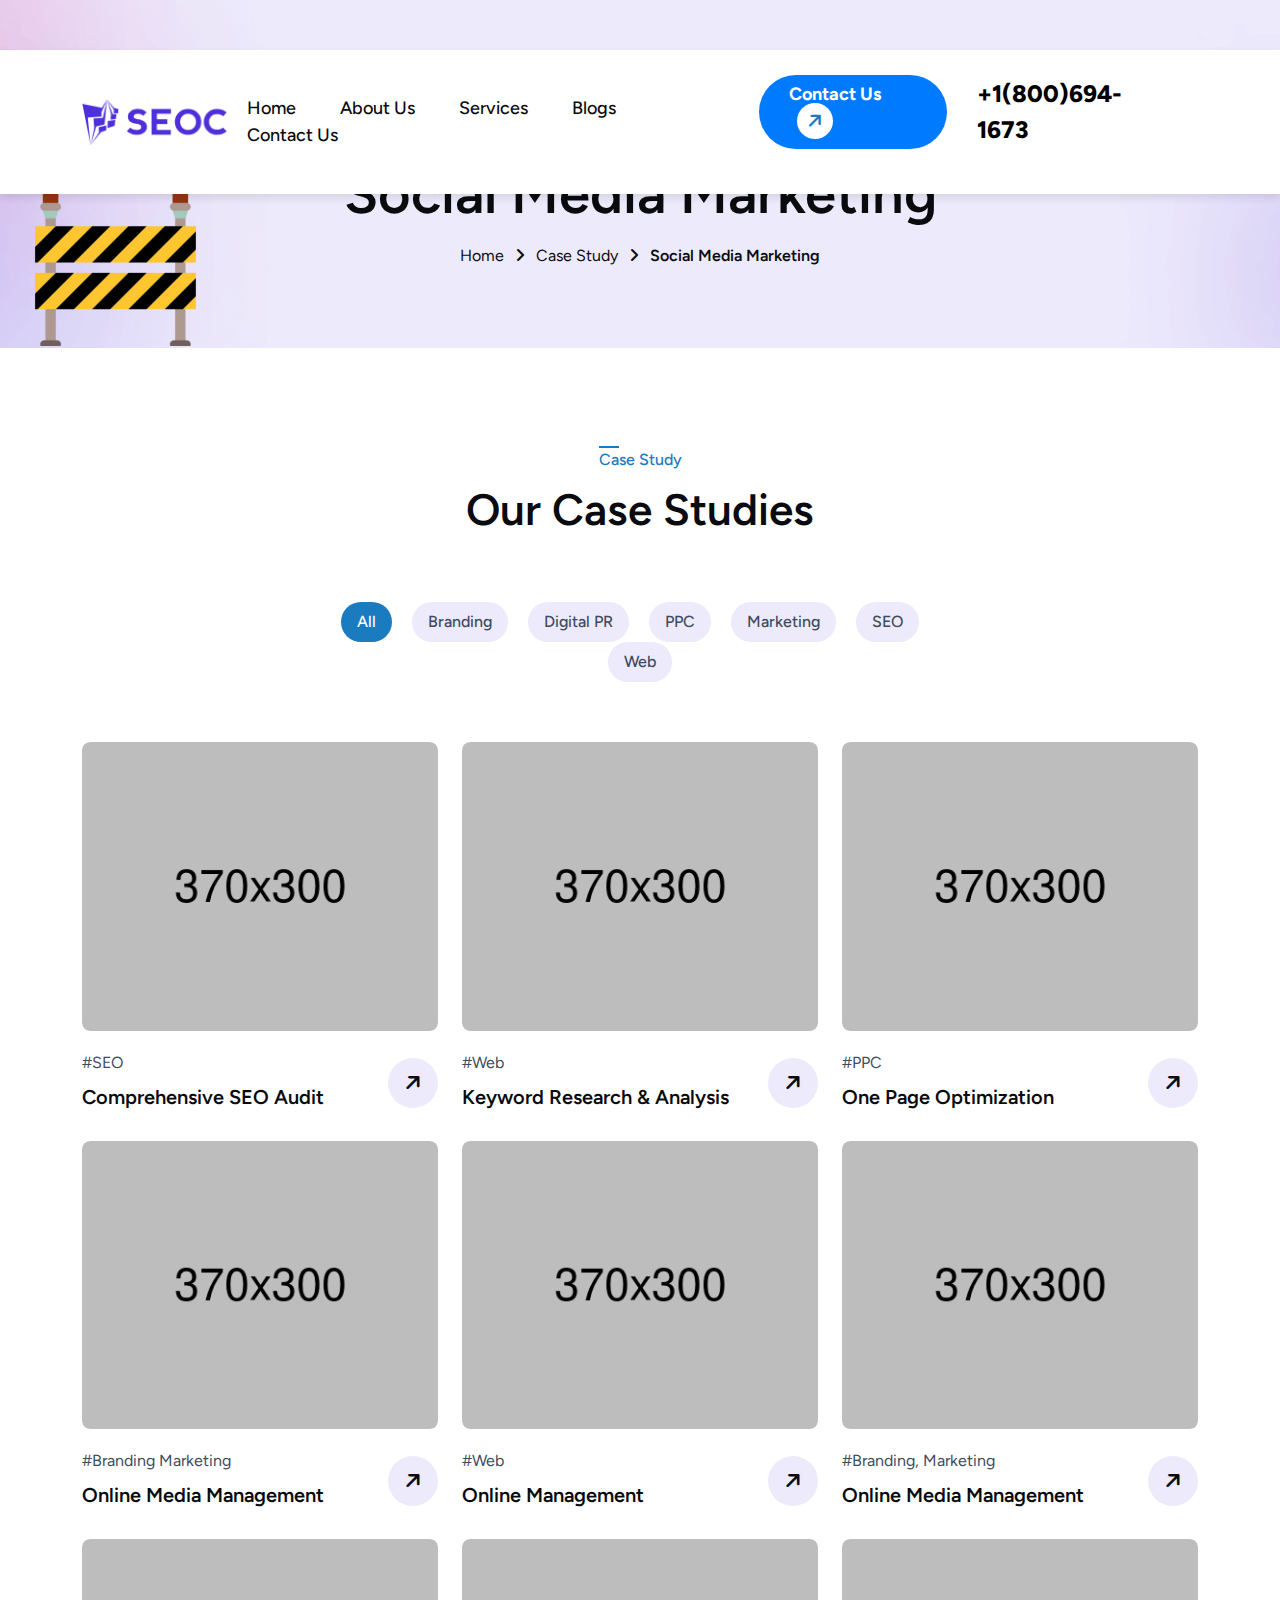
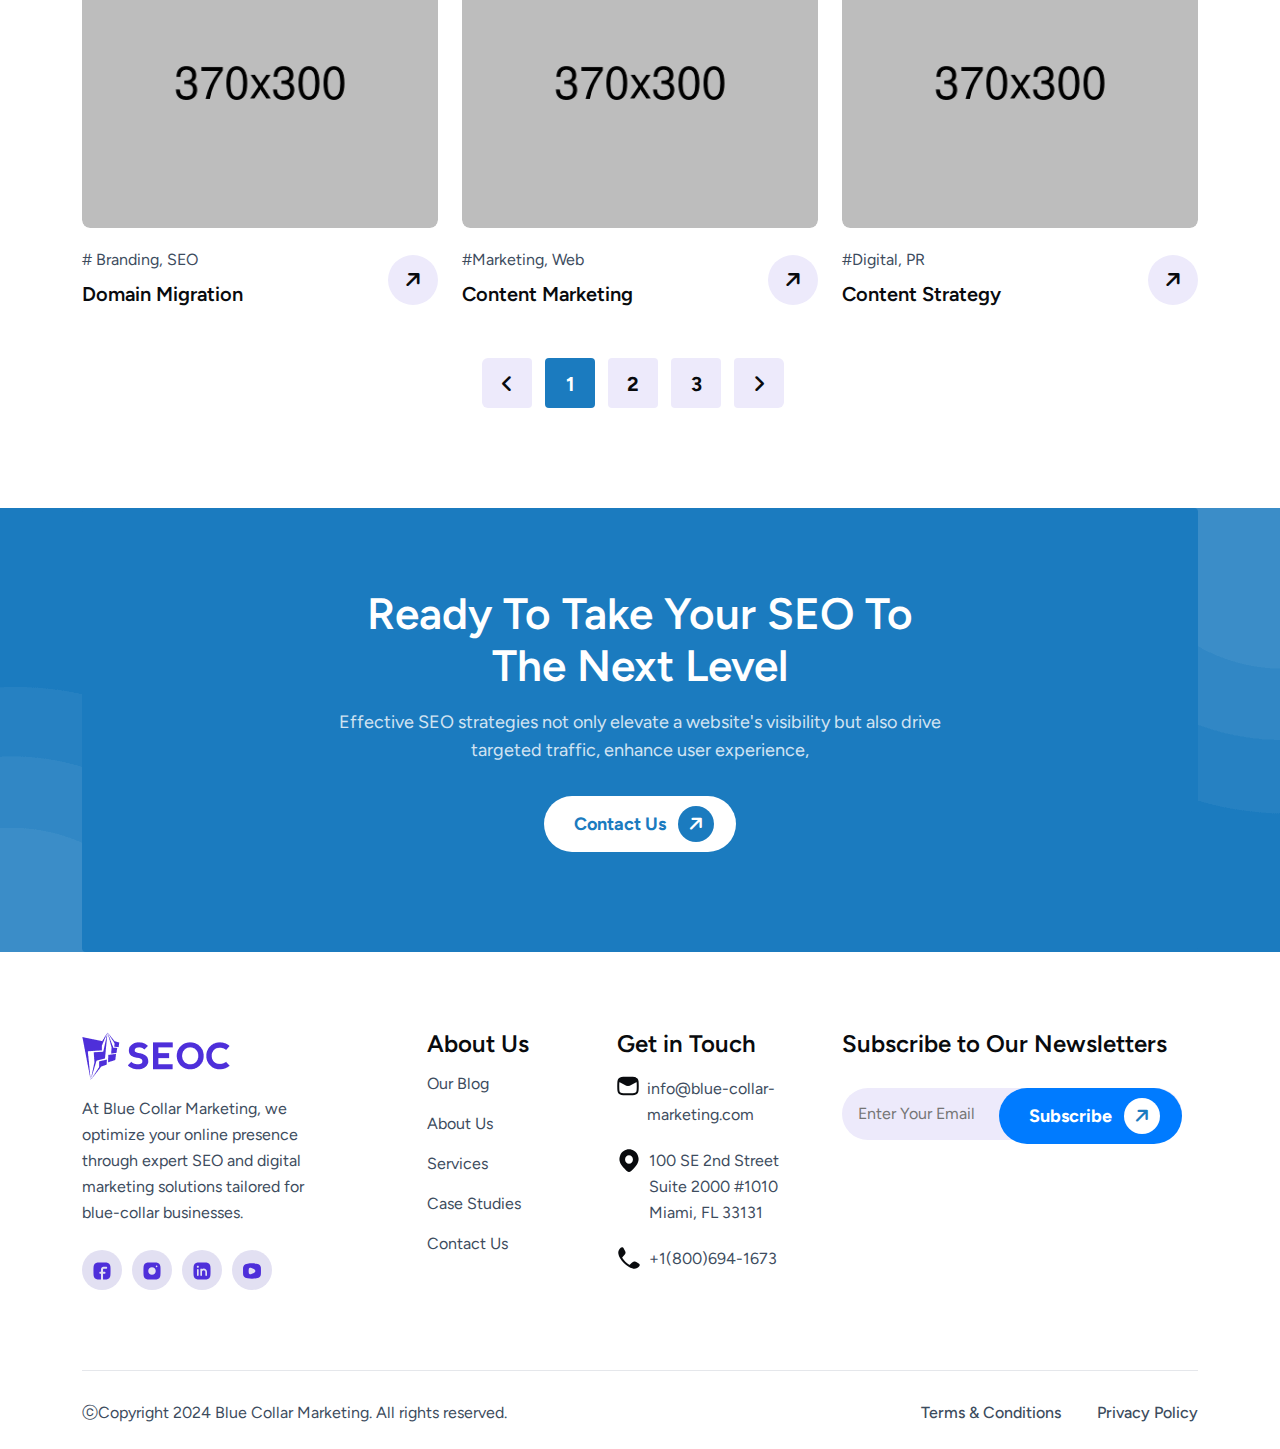
<file: case.html>
<!DOCTYPE html>
<html lang="en">
<head>
     <meta charset="UTF-8">
     <meta name="viewport" content="width=device-width, initial-scale=1.0">
     <title>Case Study - Blue Collar Marketing</title>

     <!--=====FAB ICON=======-->
    <link rel="shortcut icon" href="assets/img/logo/fav-logo1.png" type="image/x-icon">

    <!--===== CSS LINK =======-->
    <link rel="stylesheet" href="assets/css/plugins/bootstrap.min.css">
    <link rel="stylesheet" href="assets/css/plugins/aos.css">
    <link rel="stylesheet" href="assets/css/plugins/fontawesome.css">
    <link rel="stylesheet" href="assets/css/plugins/magnific-popup.css">
    <link rel="stylesheet" href="assets/css/plugins/mobile.css">
    <link rel="stylesheet" href="assets/css/plugins/owlcarousel.min.css">
    <link rel="stylesheet" href="assets/css/plugins/sidebar.css">
    <link rel="stylesheet" href="assets/css/plugins/slick-slider.css">
    <link rel="stylesheet" href="assets/css/plugins/nice-select.css">
    <link rel="stylesheet" href="assets/css/main.css">

    <!--=====  JS SCRIPT LINK =======-->
    <script src="assets/js/plugins/jquery-3-6-0.min.js"></script>
</head>
<body class="homepage1-body">

<!--===== PRELOADER STARTS =======-->
<div class="preloader">
  <div class="loading-container">
    <div class="loading"></div>
    <div id="loading-icon"><img src="assets/img/logo/preloader.png" alt=""></div>
  </div>
</div>
<!--===== PRELOADER ENDS =======-->

<!--===== PROGRESS STARTS=======-->
<div class="paginacontainer">
     <div class="progress-wrap">
       <svg class="progress-circle svg-content" width="100%" height="100%" viewBox="-1 -1 102 102">
         <path d="M50,1 a49,49 0 0,1 0,98 a49,49 0 0,1 0,-98"/>
       </svg>
     </div>
   </div>
 <!--===== PROGRESS ENDS=======-->

   <!--=====HEADER START=======-->
   <header>
    <div class="header-area homepage1 header header-sticky d-none d-lg-block" id="header">
      <div class="container">
        <div class="row">
          <div class="col-lg-12">
            <div class="header-elements">
              <div class="site-logo">
                <a href="index.html"><img src="assets/img/logo/logo1.png" alt=""></a>
              </div>
              <div class="main-menu">
                <ul>
                  <!-- Home -->
                  <li><a href="index.html">Home</a></li>
  
                  <!-- About Us -->
                  <li><a href="about.html">About Us</a></li>
  
                  <!-- Services -->
                  <li><a href="service.html">Services</a></li>
  
                  <!-- Blogs -->
                  <li><a href="blog.html">Blogs</a></li>
  
                  <!-- Contact Us -->
                  <li><a href="contact.html">Contact Us</a></li>
                </ul>
              </div>
  
              <div class="btn-area">
                <a href="contact.html" class="header-btn1">Contact Us <span><i class="fa-solid fa-arrow-right"></i></span></a>
              </div>

              <div class="btn-area">
                <div class="header-contact">+1(800)694-1673</div>
              </div>
              
            </div>
          </div>
        </div>
      </div>
    </div>
  </header>
  <!--=====HEADER END =======-->

  <!--===== MOBILE HEADER STARTS =======-->
  <div class="mobile-header mobile-header1 d-block d-lg-none">
    <div class="container-fluid">
      <div class="col-12">
        <div class="mobile-header-elements">
          <div class="mobile-logo">
            <a href="index.html"><img src="assets/img/logo/logo1.png" alt=""></a>
          </div>
          <div class="mobile-nav-icon dots-menu">
            <i class="fa-solid fa-bars"></i>
          </div>
        </div>
      </div>
    </div>
  </div>
  
  <div class="mobile-sidebar mobile-sidebar1">
    <div class="logosicon-area">
      <div class="logos">
        <img src="assets/img/logo/logo1.png" alt="">
      </div>
      <div class="menu-close">
        <i class="fa-solid fa-xmark"></i>
      </div>
     </div>
    <div class="mobile-nav mobile-nav1">
      <ul class="mobile-nav-list nav-list1">
        <!-- Home -->
        <li><a href="index.html">Home</a></li>
  
        <!-- About Us -->
        <li><a href="about.html">About Us</a></li>
  
        <!-- Services -->
        <li><a href="service.html">Services</a></li>
  
        <!-- Blogs -->
        <li><a href="blog.html">Blogs</a></li>
  
        <!-- Contact Us -->
        <li><a href="contact.html">Contact Us</a></li>
      </ul>
  
      <div class="allmobilesection">
        <a href="contact.html"  class="header-btn1">Get Started <span><i class="fa-solid fa-arrow-right"></i></span></a>
        <div class="single-footer">
          <h3>Contact Info</h3>
          <div class="footer1-contact-info">
            <div class="contact-info-single">
              <div class="contact-info-icon">
                <i class="fa-solid fa-phone-volume"></i>
              </div>
              <div class="contact-info-text">
                <a href="tel:+3(924)4596512">+3(924)4596512</a>
              </div>
            </div>
  
            <div class="contact-info-single">
              <div class="contact-info-icon">
                <i class="fa-solid fa-envelope"></i>
              </div>
              <div class="contact-info-text">
                <a href="mailto:info@example.com">info@example.com</a>
              </div>
            </div>
  
            <div class="single-footer">
              <h3>Our Location</h3>
              
              <div class="contact-info-single">
                <div class="contact-info-icon">
                  <i class="fa-solid fa-location-dot"></i>
                </div>
                <div class="contact-info-text">
                  <a href="mailto:info@example.com" >55 East Birchwood Ave. Brooklyn, <br> New York 11201, United States</a>
                </div>
              </div>
  
            </div>
            <div class="single-footer">
              <h3>Social Links</h3>
              
              <div class="social-links-mobile-menu">
                <ul>
                  <li><a href="#"><i class="fa-brands fa-facebook-f"></i></a></li>
                  <li><a href="#"><i class="fa-brands fa-instagram"></i></a></li>
                  <li><a href="#"><i class="fa-brands fa-linkedin-in"></i></a></li>
                  <li><a href="#"><i class="fa-brands fa-youtube"></i></a></li>
                </ul>
              </div>
            </div>
          </div>
        </div>
       </div>
    </div>
  </div>
</div>
<!--===== MOBILE HEADER ENDS =======-->

<!--===== HERO AREA STARTS =======-->
<div class="about-header-area" style="background-image: url(assets/img/bg/inner-header.png); background-repeat: no-repeat; background-size: cover; background-position: center;">
    <img src="assets/img/elements/elements1.png" alt="" class="elements1 aniamtion-key-1">
    <img src="assets/img/elements/star2.png" alt="" class="star2 keyframe5">
    <div class="container">
        <div class="row">
            <div class="col-lg-8 m-auto">
                <div class="about-inner-header heading9 text-center">
                    <h1>Social Media Marketing</h1>
                    <a href="index.html">Home <i class="fa-solid fa-angle-right"></i> Case Study <i class="fa-solid fa-angle-right"></i> <span>Social Media Marketing</span></a>
                </div>
            </div>
        </div>
    </div>
</div>
<!--===== HERO AREA ENDS =======-->

<!--===== CASE AREA STARTS =======-->
<div class="case-inner-section-area sp1">
    <div class="container">
        <div class="row">
            <div class="col-lg-4 m-auto">
                <div class="case-header text-center heading2">
                    <h5>Case Study</h5>
                    <h2>Our Case Studies</h2>
                </div>
                <div class="space50 d-lg-block d-none"></div>
                <div class="space30 d-lg-none d-block"></div>
            </div>
        </div>

        <div class="row">
            <div class="col-lg-7 m-auto">
                <div class="tabs-area text-center">
                    <ul class="nav nav-pills" id="pills-tab" role="tablist" >
                      <li class="nav-item" role="presentation" >
                        <button class="nav-link active" id="pills-email-tab" data-bs-toggle="pill" data-bs-target="#pills-home" type="button" role="tab" aria-controls="pills-home" aria-selected="false">All</button>
                      </li>
                      <li class="nav-item" role="presentation" >
                        <button class="nav-link" id="pills-hyper-tab" data-bs-toggle="pill" data-bs-target="#pills-profile" type="button" role="tab" aria-controls="pills-profile" aria-selected="false">Branding</button>
                      </li>
                      <li class="nav-item" role="presentation" >
                        <button class="nav-link" id="pills-delivary-tab" data-bs-toggle="pill" data-bs-target="#pills-contact" type="button" role="tab" aria-controls="pills-contact" aria-selected="false">Digital PR</button>
                      </li>
                      <li class="nav-item" role="presentation" >
                        <button class="nav-link" id="pills-inbox-tab" data-bs-toggle="pill" data-bs-target="#pills-inbox" type="button" role="tab" aria-controls="pills-inbox" aria-selected="true">PPC</button>
                      </li>
                      <li class="nav-item" role="presentation" >
                        <button class="nav-link" id="pills-marketing-tab" data-bs-toggle="pill" data-bs-target="#pills-marketing" type="button" role="tab" aria-controls="pills-marketing" aria-selected="true">Marketing</button>
                      </li>
                      <li class="nav-item" role="presentation" >
                        <button class="nav-link " id="pills-seo-tab" data-bs-toggle="pill" data-bs-target="#pills-seo" type="button" role="tab" aria-controls="pills-seo" aria-selected="true">SEO</button>
                      </li>
                      <li class="nav-item" role="presentation" >
                        <button class="nav-link m-0" id="pills-web-tab" data-bs-toggle="pill" data-bs-target="#pills-web" type="button" role="tab" aria-controls="pills-web" aria-selected="true">Web</button>
                      </li>
                    </ul>
                  </div>
            </div>
            <div class="col-lg-12">
                <div class="tabs-content-area">
                    <div class="tab-content" id="pills-tabContent" >
                      <div class="tab-pane fade active show" id="pills-home" role="tabpanel"  >
                        <div class="tabs-contents">
                          <div class="row align-items-center">
                            <div class="col-lg-4">
                                <div class="case-inner-box">
                                    <div class="img1 image-anime">
                                        <img src="assets/img/all-images/case-img9.png" alt="">
                                    </div>
                                    <div class="content-area">
                                      <div class="link-area">
                                          <a href="case-single.html" class="tags">#SEO</a>
                                          <a href="case-single.html" class="head">Comprehensive SEO Audit</a>
                                      </div>
                                      <div class="arrow">
                                        <a href="case-single.html"><i class="fa-solid fa-arrow-right"></i></a>
                                      </div>
                                    </div>
                                </div>
                            </div>

                            <div class="col-lg-4">
                              <div class="case-inner-box">
                                <div class="img1 image-anime">
                                    <img src="assets/img/all-images/case-img10.png" alt="">
                                </div>
                                <div class="content-area">
                                  <div class="link-area">
                                      <a href="case-single.html" class="tags">#Web</a>
                                      <a href="case-single.html" class="head">Keyword Research & Analysis</a>
                                  </div>
                                  <div class="arrow">
                                    <a href="case-single.html"><i class="fa-solid fa-arrow-right"></i></a>
                                  </div>
                                </div>
                              </div>
                            </div>

                            <div class="col-lg-4">
                              <div class="case-inner-box">
                                <div class="img1 image-anime">
                                    <img src="assets/img/all-images/case-img11.png" alt="">
                                </div>
                                <div class="content-area">
                                  <div class="link-area">
                                      <a href="case-single.html" class="tags">#PPC</a>
                                      <a href="case-single.html" class="head">One Page Optimization</a>
                                  </div>
                                  <div class="arrow">
                                    <a href="case-single.html"><i class="fa-solid fa-arrow-right"></i></a>
                                  </div>
                                </div>
                              </div>
                            </div>

                            <div class="col-lg-4">
                              <div class="case-inner-box">
                                <div class="img1 image-anime">
                                    <img src="assets/img/all-images/case-img12.png" alt="">
                                </div>
                                <div class="content-area">
                                  <div class="link-area">
                                      <a href="case-single.html" class="tags">#Branding Marketing</a>
                                      <a href="case-single.html" class="head">Online Media Management</a>
                                  </div>
                                  <div class="arrow">
                                    <a href="case-single.html"><i class="fa-solid fa-arrow-right"></i></a>
                                  </div>
                                </div>
                              </div>
                            </div>

                            <div class="col-lg-4">
                              <div class="case-inner-box">
                                <div class="img1 image-anime">
                                    <img src="assets/img/all-images/case-img13.png" alt="">
                                </div>
                                <div class="content-area">
                                  <div class="link-area">
                                      <a href="#" class="tags">#Web </a>
                                      <a href="case-single.html" class="head">Online Management</a>
                                  </div>
                                  <div class="arrow">
                                    <a href="case-single.html"><i class="fa-solid fa-arrow-right"></i></a>
                                  </div>
                                </div>
                              </div>
                            </div>

                            <div class="col-lg-4">
                              <div class="case-inner-box">
                                <div class="img1 image-anime">
                                    <img src="assets/img/all-images/case-img14.png" alt="">
                                </div>
                                <div class="content-area">
                                  <div class="link-area">
                                      <a href="#" class="tags">#Branding, Marketing</a>
                                      <a href="case-single.html" class="head">Online Media Management</a>
                                  </div>
                                  <div class="arrow">
                                    <a href="case-single.html"><i class="fa-solid fa-arrow-right"></i></a>
                                  </div>
                                </div>
                              </div>
                            </div>

                            <div class="col-lg-4">
                              <div class="case-inner-box">
                                <div class="img1 image-anime">
                                    <img src="assets/img/all-images/case-img15.png" alt="">
                                </div>
                                <div class="content-area">
                                  <div class="link-area">
                                      <a href="#" class="tags"># Branding, SEO</a>
                                      <a href="case-single.html" class="head">Domain Migration</a>
                                  </div>
                                  <div class="arrow">
                                    <a href="case-single.html"><i class="fa-solid fa-arrow-right"></i></a>
                                  </div>
                                </div>
                              </div>
                            </div>

                            <div class="col-lg-4">
                              <div class="case-inner-box">
                                <div class="img1 image-anime">
                                    <img src="assets/img/all-images/case-img16.png" alt="">
                                </div>
                                <div class="content-area">
                                  <div class="link-area">
                                      <a href="#" class="tags">#Marketing, Web</a>
                                      <a href="case-single.html" class="head">Content Marketing</a>
                                  </div>
                                  <div class="arrow">
                                    <a href="case-single.html"><i class="fa-solid fa-arrow-right"></i></a>
                                  </div>
                                </div>
                              </div>
                            </div>

                            <div class="col-lg-4">
                              <div class="case-inner-box">
                                <div class="img1 image-anime">
                                    <img src="assets/img/all-images/case-img17.png" alt="">
                                </div>
                                <div class="content-area">
                                  <div class="link-area">
                                      <a href="#" class="tags">#Digital, PR</a>
                                      <a href="case-single.html" class="head">Content Strategy</a>
                                  </div>
                                  <div class="arrow">
                                    <a href="case-single.html"><i class="fa-solid fa-arrow-right"></i></a>
                                  </div>
                                </div>
                              </div>
                            </div>
                          </div>
                        </div>
                      </div>
                      <div class="tab-pane fade" id="pills-profile" role="tabpanel" >
                        <div class="tabs-contents" >
                          <div class="row align-items-center" >
                            <div class="col-lg-4">
                              <div class="case-inner-box">
                                <div class="img1 image-anime">
                                    <img src="assets/img/all-images/case-img12.png" alt="">
                                </div>
                                <div class="content-area">
                                  <div class="link-area">
                                      <a href="#" class="tags">#Branding Marketing</a>
                                      <a href="case-single.html" class="head">Online Media Management</a>
                                  </div>
                                  <div class="arrow">
                                    <a href="case-single.html"><i class="fa-solid fa-arrow-right"></i></a>
                                  </div>
                                </div>
                              </div>
                            </div>

                            <div class="col-lg-4">
                              <div class="case-inner-box">
                                <div class="img1 image-anime">
                                    <img src="assets/img/all-images/case-img14.png" alt="">
                                </div>
                                <div class="content-area">
                                  <div class="link-area">
                                      <a href="#" class="tags">#Branding, Marketing</a>
                                      <a href="case-single.html" class="head">Online Media Management</a>
                                  </div>
                                  <div class="arrow">
                                    <a href="case-single.html"><i class="fa-solid fa-arrow-right"></i></a>
                                  </div>
                                </div>
                              </div>
                            </div>

                            <div class="col-lg-4">
                              <div class="case-inner-box">
                                <div class="img1 image-anime">
                                    <img src="assets/img/all-images/case-img15.png" alt="">
                                </div>
                                <div class="content-area">
                                  <div class="link-area">
                                      <a href="#" class="tags"># Branding, SEO</a>
                                      <a href="case-single.html" class="head">Domain Migration</a>
                                  </div>
                                  <div class="arrow">
                                    <a href="case-single.html"><i class="fa-solid fa-arrow-right"></i></a>
                                  </div>
                                </div>
                              </div>
                            </div>

                          </div>
                        </div>
                      </div>
                      <div class="tab-pane fade" id="pills-contact" role="tabpanel"  >
                        <div class="tabs-contents" >
                          <div class="row align-items-center" >
                            <div class="col-lg-4">
                              <div class="case-inner-box">
                                <div class="img1 image-anime">
                                    <img src="assets/img/all-images/case-img17.png" alt="">
                                </div>
                                <div class="content-area">
                                  <div class="link-area">
                                      <a href="#" class="tags">#Digital, PR</a>
                                      <a href="case-single.html" class="head">Content Strategy</a>
                                  </div>
                                  <div class="arrow">
                                    <a href="case-single.html"><i class="fa-solid fa-arrow-right"></i></a>
                                  </div>
                                </div>
                              </div>
                            </div>

                            <div class="col-lg-4">
                              <div class="case-inner-box">
                                <div class="img1 image-anime">
                                    <img src="assets/img/all-images/case-img15.png" alt="">
                                </div>
                                <div class="content-area">
                                  <div class="link-area">
                                      <a href="#" class="tags"># Branding, SEO</a>
                                      <a href="case-single.html" class="head">Domain Migration</a>
                                  </div>
                                  <div class="arrow">
                                    <a href="case-single.html"><i class="fa-solid fa-arrow-right"></i></a>
                                  </div>
                                </div>
                              </div>
                            </div>
                          </div>
                        </div>
                      </div>
                      <div class="tab-pane fade" id="pills-inbox" role="tabpanel" aria-labelledby="pills-inbox-tab" >
                        <div class="tabs-contents" >
                          <div class="row align-items-center" >
                            <div class="col-lg-4">
                              <div class="case-inner-box">
                                <div class="img1 image-anime">
                                    <img src="assets/img/all-images/case-img11.png" alt="">
                                </div>
                                <div class="content-area">
                                  <div class="link-area">
                                      <a href="#" class="tags">#PPC</a>
                                      <a href="case-single.html" class="head">One Page Optimization</a>
                                  </div>
                                  <div class="arrow">
                                    <a href="case-single.html"><i class="fa-solid fa-arrow-right"></i></a>
                                  </div>
                                </div>
                              </div>
                            </div>
                          </div>
                        </div>
                      </div>

                      <div class="tab-pane fade" id="pills-marketing" role="tabpanel" aria-labelledby="pills-marketing-tab" >
                        <div class="tabs-contents" >
                          <div class="row align-items-center" >
                            <div class="col-lg-4">
                              <div class="case-inner-box">
                                <div class="img1 image-anime">
                                    <img src="assets/img/all-images/case-img12.png" alt="">
                                </div>
                                <div class="content-area">
                                  <div class="link-area">
                                      <a href="#" class="tags">#Branding Marketing</a>
                                      <a href="case-single.html" class="head">Online Media Management</a>
                                  </div>
                                  <div class="arrow">
                                    <a href="case-single.html"><i class="fa-solid fa-arrow-right"></i></a>
                                  </div>
                                </div>
                              </div>
                            </div>

                            <div class="col-lg-4">
                              <div class="case-inner-box">
                                <div class="img1 image-anime">
                                    <img src="assets/img/all-images/case-img14.png" alt="">
                                </div>
                                <div class="content-area">
                                  <div class="link-area">
                                      <a href="#" class="tags">#Branding, Marketing</a>
                                      <a href="case-single.html" class="head">Online Media Management</a>
                                  </div>
                                  <div class="arrow">
                                    <a href="case-single.html"><i class="fa-solid fa-arrow-right"></i></a>
                                  </div>
                                </div>
                              </div>
                            </div>

                            <div class="col-lg-4">
                              <div class="case-inner-box">
                                <div class="img1 image-anime">
                                    <img src="assets/img/all-images/case-img16.png" alt="">
                                </div>
                                <div class="content-area">
                                  <div class="link-area">
                                      <a href="#" class="tags">#Marketing, Web</a>
                                      <a href="case-single.html" class="head">Content Marketing</a>
                                  </div>
                                  <div class="arrow">
                                    <a href="case-single.html"><i class="fa-solid fa-arrow-right"></i></a>
                                  </div>
                                </div>
                              </div>
                            </div>
                          </div>
                        </div>
                      </div>

                      <div class="tab-pane fade" id="pills-seo" role="tabpanel" aria-labelledby="pills-seo-tab" >
                        <div class="tabs-contents" >
                          <div class="row align-items-center" >
                            <div class="col-lg-4">
                              <div class="case-inner-box">
                                  <div class="img1 image-anime">
                                      <img src="assets/img/all-images/case-img9.png" alt="">
                                  </div>
                                  <div class="content-area">
                                    <div class="link-area">
                                        <a href="#" class="tags">#SEO</a>
                                        <a href="case-single.html" class="head">Comprehensive SEO Audit</a>
                                    </div>
                                    <div class="arrow">
                                      <a href="case-single.html"><i class="fa-solid fa-arrow-right"></i></a>
                                    </div>
                                  </div>
                              </div>
                          </div>
                          <div class="col-lg-4">
                            <div class="case-inner-box">
                              <div class="img1 image-anime">
                                  <img src="assets/img/all-images/case-img15.png" alt="">
                              </div>
                              <div class="content-area">
                                <div class="link-area">
                                    <a href="#" class="tags"># Branding, SEO</a>
                                    <a href="case-single.html" class="head">Domain Migration</a>
                                </div>
                                <div class="arrow">
                                  <a href="case-single.html"><i class="fa-solid fa-arrow-right"></i></a>
                                </div>
                              </div>
                            </div>
                          </div>
                          </div>
                        </div>
                      </div>

                      <div class="tab-pane fade" id="pills-web" role="tabpanel" aria-labelledby="pills-web-tab" >
                        <div class="tabs-contents" >
                          <div class="row align-items-center" >
                            <div class="col-lg-4">
                              <div class="case-inner-box">
                                <div class="img1 image-anime">
                                    <img src="assets/img/all-images/case-img10.png" alt="">
                                </div>
                                <div class="content-area">
                                  <div class="link-area">
                                      <a href="#" class="tags">#Web</a>
                                      <a href="case-single.html" class="head">Keyword Research & Analysis</a>
                                  </div>
                                  <div class="arrow">
                                    <a href="case-single.html"><i class="fa-solid fa-arrow-right"></i></a>
                                  </div>
                                </div>
                              </div>
                            </div>

                            <div class="col-lg-4">
                              <div class="case-inner-box">
                                <div class="img1 image-anime">
                                    <img src="assets/img/all-images/case-img13.png" alt="">
                                </div>
                                <div class="content-area">
                                  <div class="link-area">
                                      <a href="#" class="tags">#Web </a>
                                      <a href="case-single.html" class="head">Online Management</a>
                                  </div>
                                  <div class="arrow">
                                    <a href="case-single.html"><i class="fa-solid fa-arrow-right"></i></a>
                                  </div>
                                </div>
                              </div>
                            </div>

                            <div class="col-lg-4">
                              <div class="case-inner-box">
                                <div class="img1 image-anime">
                                    <img src="assets/img/all-images/case-img16.png" alt="">
                                </div>
                                <div class="content-area">
                                  <div class="link-area">
                                      <a href="#" class="tags">#Marketing, Web</a>
                                      <a href="case-single.html" class="head">Content Marketing</a>
                                  </div>
                                  <div class="arrow">
                                    <a href="case-single.html"><i class="fa-solid fa-arrow-right"></i></a>
                                  </div>
                                </div>
                              </div>
                            </div>
                            
                          </div>
                        </div>
                      </div>
                    </div>
                   </div>
            </div>
            <div class="col-lg-12">
              <div class="pagination-area">
                <nav aria-label="Page navigation example">
                  <ul class="pagination justify-content-center">
                    <li class="page-item">
                      <a class="page-link" href="#"><i class="fa-solid fa-angle-left"></i></a>
                    </li>
                    <li class="page-item"><a class="page-link active" href="#">1</a></li>
                    <li class="page-item"><a class="page-link" href="#">2</a></li>
                    <li class="page-item"><a class="page-link" href="#">3</a></li>
                    <li class="page-item">
                      <a class="page-link" href="#"><i class="fa-solid fa-angle-right"></i></a>
                    </li>
                  </ul>
                </nav>
              </div>
            </div>
        </div>
    </div>
</div>
<!--===== CASE AREA ENDS =======-->


<!--===== CTA AREA STARTS =======-->
<div class="cta-section-area">
  <img src="assets/img/bg/cta-bg1.png" alt="" class="cta-bg1 aniamtion-key-2">
  <img src="assets/img/bg/cta-bg2.png" alt="" class="cta-bg2 aniamtion-key-1">
  <div class="container">
    <div class="row">
      <div class="col-lg-12 m-auto">  
        <div class="cta-header-area text-center sp4 heading2">
          <h2>Ready To Take Your SEO To <br class="d-md-block d-none"> The Next Level</h2>
          <p>Effective SEO strategies not only elevate a website's visibility but also drive <br class="d-md-block d-none"> targeted traffic, enhance user experience,</p>
          <div class="btn-area text-center">
            <a href="contact.html" class="header-btn1">Contact Us <span><i class="fa-solid fa-arrow-right"></i></span></a>
          </div>
        </div>
      </div>
    </div>
  </div>
</div>
<!--===== CTA AREA ENDS =======-->

<!--===== FOOTER AREA STARTS =======-->
<div class="footer1-section-area">
  <div class="container">
    <div class="row">
      <div class="col-lg-3 col-md-6">
        <div class="footer-logo-area">
          <img src="assets/img/logo/logo1.png" alt="">
          <p>At Blue Collar Marketing, we optimize your online presence through expert SEO and digital marketing solutions tailored for blue-collar businesses.</p>
          <ul>
            <li><a href="#"><img src="assets/img/icons/facebook.svg" alt=""></a></li>
            <li><a href="#"><img src="assets/img/icons/instagram.svg" alt=""></a></li>
            <li><a href="#"><img src="assets/img/icons/linkedin.svg" alt=""></a></li>
            <li><a href="#"><img src="assets/img/icons/youtube.svg" alt=""></a></li>
          </ul>
        </div>
      </div>

      <div class="col-lg-2 col-md-6">
        <div class="footer-logo-area1">
          <h3>About Us</h3>
          <ul>
            <li><a href="blog.html">Our Blog</a></li>
            <li><a href="about.html">About Us</a></li>
            <li><a href="service1.html">Services</a></li>
            <li><a href="case.html">Case Studies</a></li>
            <li><a href="contact.html">Contact Us</a></li>
          </ul>
        </div>
      </div>

      <div class="col-lg-3 col-md-6">
        <div class="footer-logo-area2">
          <h3>Get in Touch</h3>
          <ul>
            <li><a href="mailto:info@blue-collar-marketing.com"><img src="assets/img/icons/email.svg" alt=""><span>info@blue-collar-marketing.com</span></a></li>
            <li><a href="#"><img src="assets/img/icons/location.svg" alt=""><span>100 SE 2nd Street <br class="d-lg-block d-none"> Suite 2000 #1010 <br class="d-lg-block d-none"> Miami, FL 33131</span></a></li>
            <li><a href="tel:+1(800)694-1673"><img src="assets/img/icons/phone.svg" alt=""><span>+1(800)694-1673</span></a></li>
          </ul>
        </div>
      </div>

      <div class="col-lg-4 col-md-6">
        <div class="footer-logo-area3">
          <h3>Subscribe to Our Newsletters</h3>
          <form action="#">
            <input type="text" placeholder="Enter Your Email">
            <button class="header-btn1">Subscribe <span><i class="fa-solid fa-arrow-right"></i></span></button>
          </form>
        </div>
      </div>
    </div>
    <div class="space80 d-lg-block d-none"></div>
    <div class="space40 d-lg-none d-block"></div>
    <div class="row">
      <div class="col-lg-12">
        <div class="copyright-area">
          <div class="pera">
            <p>ⓒCopyright 2024 Blue Collar Marketing. All rights reserved.</p>
          </div>
          <ul>
            <li><a href="#">Terms & Conditions</a></li>
            <li><a href="#" class="m-0">Privacy Policy</a></li>
          </ul>
        </div>
      </div>
    </div>
  </div>
</div>
<!--===== FOOTER AREA ENDS =======-->

<!--===== JS SCRIPT LINK =======-->
<script src="assets/js/plugins/bootstrap.min.js"></script>
<script src="assets/js/plugins/fontawesome.js"></script>
<script src="assets/js/plugins/aos.js"></script>
<script src="assets/js/plugins/counter.js"></script>
<script src="assets/js/plugins/gsap.min.js"></script>
<script src="assets/js/plugins/ScrollTrigger.min.js"></script>
<script src="assets/js/plugins/Splitetext.js"></script>
<script src="assets/js/plugins/sidebar.js"></script>
<script src="assets/js/plugins/magnific-popup.js"></script>
<script src="assets/js/plugins/mobilemenu.js"></script>
<script src="assets/js/plugins/owlcarousel.min.js"></script>
<script src="assets/js/plugins/gsap-animation.js"></script>
<script src="assets/js/plugins/nice-select.js"></script>
<script src="assets/js/plugins/waypoints.js"></script>
<script src="assets/js/plugins/slick-slider.js"></script>
<script src="assets/js/plugins/circle-progress.js"></script>
<script src="assets/js/main.js"></script>

</body>
</html>
</file>
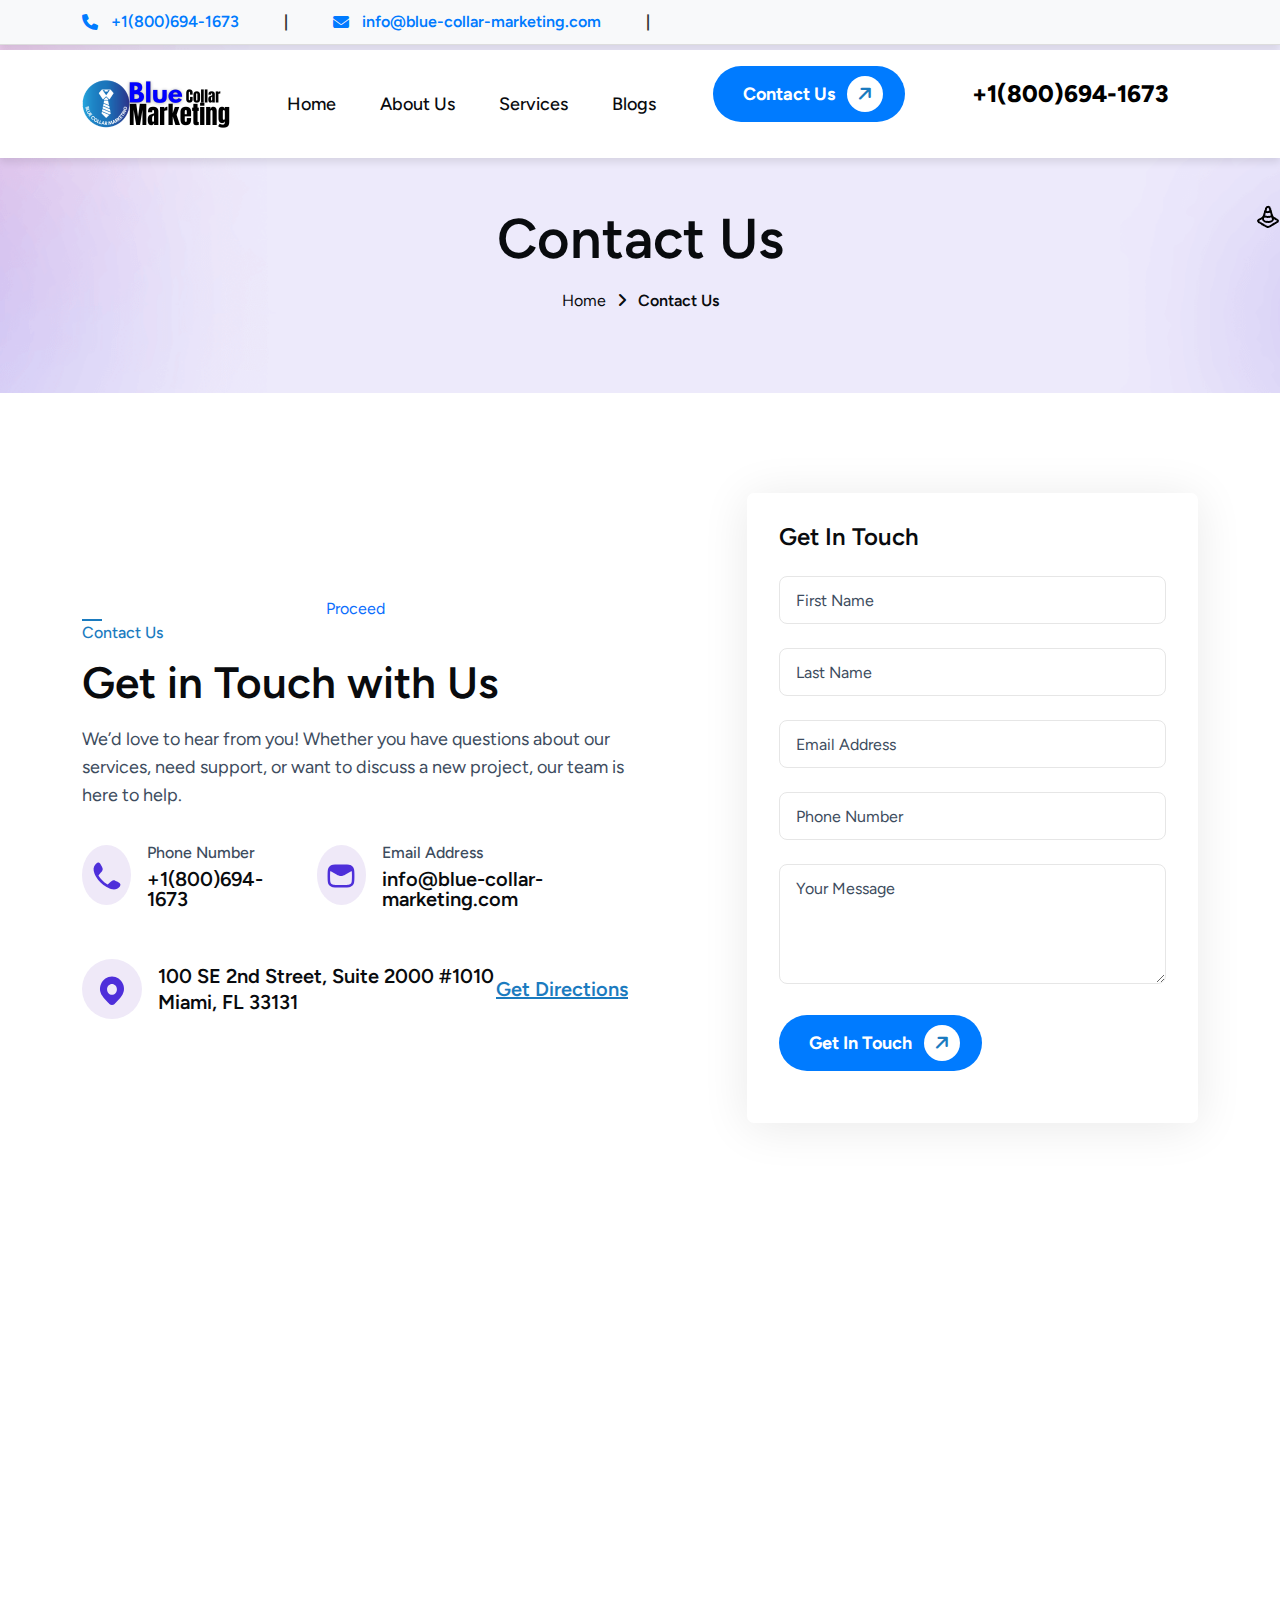
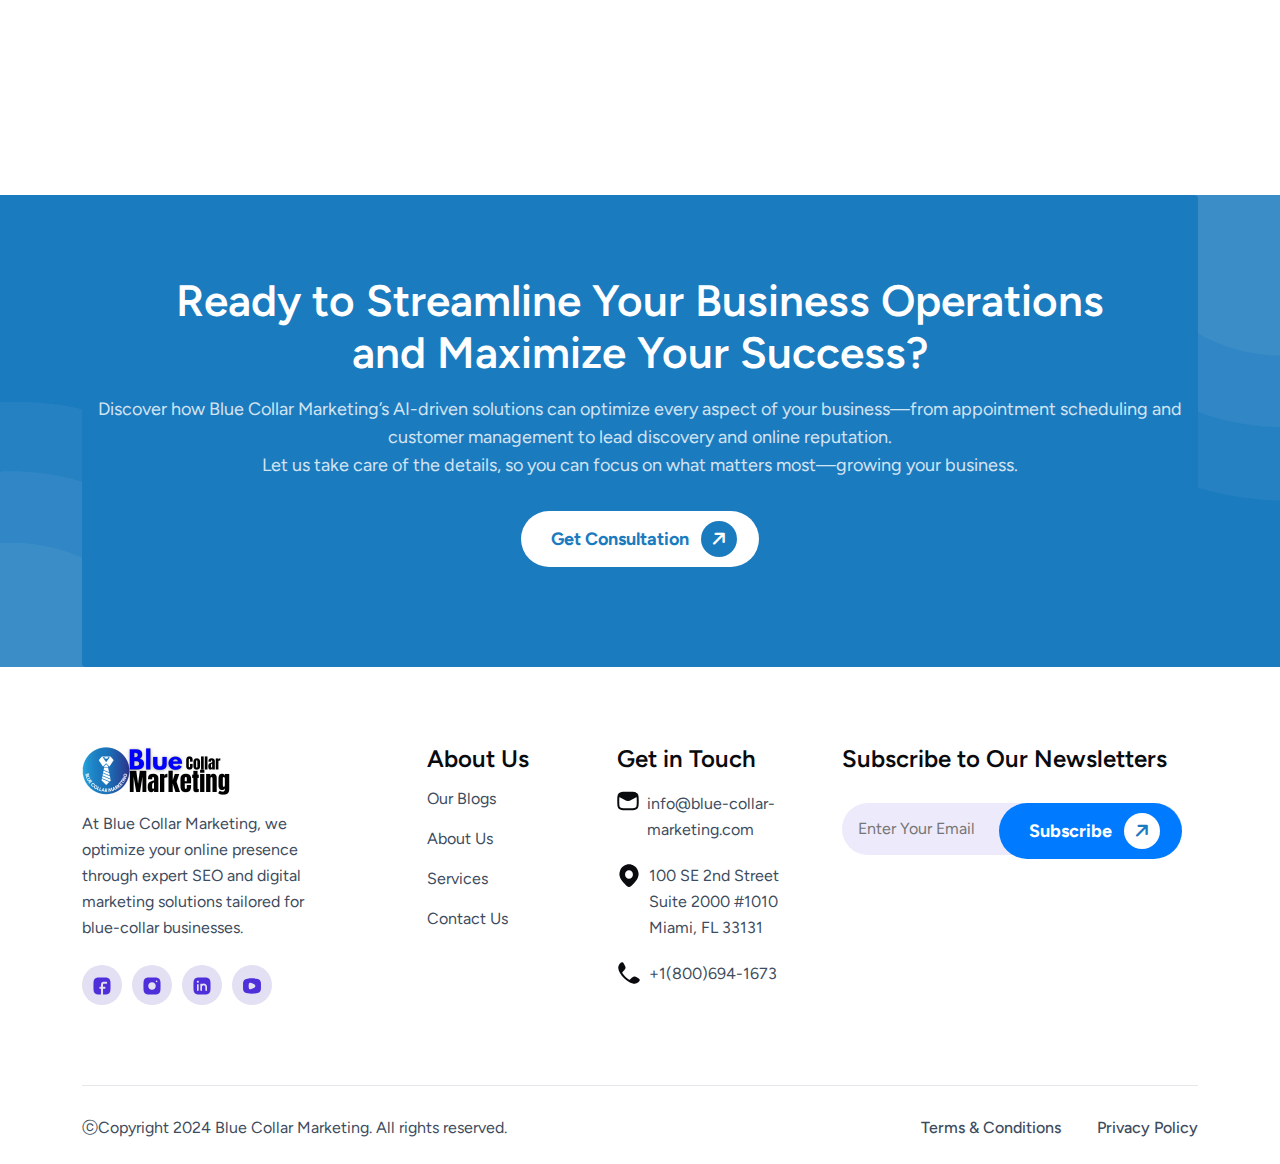
<file: contact.html>
<!DOCTYPE html>
<html lang="en">
<head>
     <meta charset="UTF-8">
     <meta name="viewport" content="width=device-width, initial-scale=1.0">
     <title>Contact Us - Blue Collar Marketing</title>

     <!--=====FAB ICON=======-->
    <link rel="shortcut icon" href="assets/img/logo/preloader.png" type="image/x-icon">

    <!--===== CSS LINK =======-->
    <link rel="stylesheet" href="assets/css/plugins/bootstrap.min.css">
    <link rel="stylesheet" href="assets/css/plugins/aos.css">
    <link rel="stylesheet" href="assets/css/plugins/fontawesome.css">
    <link rel="stylesheet" href="assets/css/plugins/magnific-popup.css">
    <link rel="stylesheet" href="assets/css/plugins/mobile.css">
    <link rel="stylesheet" href="assets/css/plugins/owlcarousel.min.css">
    <link rel="stylesheet" href="assets/css/plugins/sidebar.css">
    <link rel="stylesheet" href="assets/css/plugins/slick-slider.css">
    <link rel="stylesheet" href="assets/css/plugins/nice-select.css">
    <link rel="stylesheet" href="assets/css/main.css">

    <!--=====  JS SCRIPT LINK =======-->
    <script src="assets/js/plugins/jquery-3-6-0.min.js"></script>
</head>
<body class="homepage1-body">

<!--===== PRELOADER STARTS =======-->
<div class="preloader">
  <div class="loading-container">
    <div class="loading"></div>
    <div id="loading-icon"><img src="assets/img/logo/preloader.png" alt=""></div>
  </div>
</div>
<!--===== PRELOADER ENDS =======-->

<!--===== PROGRESS STARTS=======-->
<div class="paginacontainer">
     <div class="progress-wrap">
       <svg class="progress-circle svg-content" width="100%" height="100%" viewBox="-1 -1 102 102">
         <path d="M50,1 a49,49 0 0,1 0,98 a49,49 0 0,1 0,-98"/>
       </svg>
     </div>
   </div>
 <!--===== PROGRESS ENDS=======-->

   <!--=====HEADER START=======-->
   <header>
      <!-- Sticky Contact Info Section -->
  <div class="header-top sticky-contact-info d-none d-lg-block">
    <div class="container">
      <div class="row">
        <div class="col-12">
          <div class="contact-info">
            <!-- Phone Number Action Button -->
            <span>
              <i class="fa-solid fa-phone"></i> 
              <a href="tel:+18006941673">+1(800)694-1673</a>
            </span>

            <!-- Separator -->
            <span class="separator">|</span>

            <!-- Email Action Button -->
            <span>
              <i class="fa-solid fa-envelope"></i> 
              <a href="mailto:info@blue-collar-marketing.com">info@blue-collar-marketing.com</a>
            </span>

            <!-- Separator -->
            <span class="separator">|</span>

            <!-- Working Hours -->
            <!-- <span>
              <i class="fa-solid fa-clock"></i> 
              Mon - Fri 9:00 AM - 05:00 PM -->
            </span>
          </div>
        </div>
      </div>
    </div>
  </div>

  <!-- Existing Desktop Header -->
    <div class="header-area homepage1 header header-sticky d-none d-lg-block" id="header">
      <div class="container">
        <div class="row">
          <div class="col-lg-12">
            <div class="header-elements">
              <div class="site-logo">
                <a href="index.html"><img src="assets/img/logo/logo.png" alt=""></a>
              </div>
              <div class="main-menu">
                <ul>
                  <!-- Home -->
                  <li><a href="index.html">Home</a></li>
  
                  <!-- About Us -->
                  <li><a href="about.html">About Us</a></li>
  
                  <!-- Services -->
                  <li><a href="service.html">Services</a></li>
  
                  <!-- Blogs -->
                  <li><a href="blog.html">Blogs</a></li>

                </ul>
              </div>
  
              <div class="btn-area">
                <a href="contact.html" class="header-btn1">Contact Us <span><i class="fa-solid fa-arrow-right"></i></span></a>
              </div>

              <div class="btn-area">
                <div class="header-contact">+1(800)694-1673</div>
              </div>
            </div>
          </div>
        </div>
      </div>
    </div>
  </header>
  <!--=====HEADER END =======-->

  <!--===== MOBILE HEADER STARTS =======-->
  <div class="mobile-header mobile-header1 d-block d-lg-none">
    <div class="container-fluid">
      <div class="col-12">
        <div class="mobile-header-elements">
          <div class="mobile-logo">
            <a href="index.html"><img src="assets/img/logo/logo.png" alt=""></a>
          </div>
          <div class="mobile-nav-icon dots-menu">
            <i class="fa-solid fa-bars"></i>
          </div>
        </div>
      </div>
    </div>
  </div>
  
  <div class="mobile-sidebar mobile-sidebar1">
    <div class="logosicon-area">
      <div class="logos">
        <img src="assets/img/logo/logo.png" alt="">
      </div>
      <div class="menu-close">
        <i class="fa-solid fa-xmark"></i>
      </div>
     </div>
    <div class="mobile-nav mobile-nav1">
      <ul class="mobile-nav-list nav-list1">
        <!-- Home -->
        <li><a href="index.html">Home</a></li>
  
        <!-- About Us -->
        <li><a href="about.html">About Us</a></li>
  
        <!-- Services -->
        <li><a href="service.html">Services</a></li>
  
        <!-- Blogs -->
        <li><a href="blog.html">Blogs</a></li>

      </ul>
  
      <div class="allmobilesection">
        <a href="contact.html"  class="header-btn1">Contact Us <span><i class="fa-solid fa-arrow-right"></i></span></a>
        <div class="single-footer">
          <h3>Contact Info</h3>
          <div class="footer1-contact-info">
            <div class="contact-info-single">
              <div class="contact-info-icon">
                <i class="fa-solid fa-phone-volume"></i>
              </div>
              <div class="contact-info-text">
                <a href="tel:+1(800)694-1673">+1(800)694-1673</a>
              </div>
            </div>
  
            <div class="contact-info-single">
              <div class="contact-info-icon">
                <i class="fa-solid fa-envelope"></i>
              </div>
              <div class="contact-info-text">
                <a href="mailto:info@blue-collar-marketing.com">info@blue-collar-marketing.com</a>
              </div>
            </div>
  
            <div class="single-footer">
              <h3>Our Location</h3>
              
              <div class="contact-info-single">
                <div class="contact-info-icon">
                  <i class="fa-solid fa-location-dot"></i>
                </div>
                <div class="contact-info-text">
                  <a href="mailto:info@blue-collar-marketing.com" >100 SE 2nd Street, Suite 2000 #1010 <br> Miami, FL 33131, USA</a>
                </div>
              </div>
  
            </div>
            <div class="single-footer">
              <h3>Social Links</h3>
              
              <div class="social-links-mobile-menu">
                <ul>
                  <li><a href="#"><i class="fa-brands fa-facebook-f"></i></a></li>
                  <li><a href="#"><i class="fa-brands fa-instagram"></i></a></li>
                  <li><a href="#"><i class="fa-brands fa-linkedin-in"></i></a></li>
                  <li><a href="#"><i class="fa-brands fa-youtube"></i></a></li>
                </ul>
              </div>
            </div>
          </div>
        </div>
       </div>
    </div>
  </div>
<!--===== MOBILE HEADER ENDS =======-->

<!--===== HERO AREA STARTS =======-->
<div class="about-header-area" style="background-image: url(assets/img/bg/inner-header.png); background-repeat: no-repeat; background-size: cover; background-position: center;">
    <!-- <img src="assets/img/elements/elements1.png" alt="" class="elements1 aniamtion-key-1"> -->
    <img src="assets/img/elements/star2.png" alt="" class="star2 keyframe5">
    <div class="container">
        <div class="row">
            <div class="col-lg-8 m-auto">
                <div class="about-inner-header heading9 text-center">
                    <h1>Contact Us</h1>
                    <a href="index.html">Home <i class="fa-solid fa-angle-right"></i> <span>Contact Us</span></a>
                </div>
            </div>
        </div>
    </div>
</div>
<!--===== HERO AREA ENDS =======-->

<!--===== CONTACT AREA STARTS =======-->
<div class="contact-main-inner-area sp1">
    <div class="container">
        <div class="row align-items-center">
            <div class="col-lg-6">
                <div class="heading2 contact-header">
                   <div class="proceed-button-container text-center">
                    <a href="https://your-payment-gateway-link.com" class="proceed-button">Proceed</a>
                   </div>
                   <h5>Contact Us</h5>
                   <h2>Get in Touch with Us</h2>
                   <p>We’d love to hear from you! Whether you have questions about our services, need support, or want to discuss a new project, our team is here to help.</p>
                   <div class="space32"></div>
                   <div class="number-address-area">
                    <div class="phone-number">
                        <div class="img1">
                            <img src="assets/img/icons/phone3.svg" alt="">
                        </div>
                        <div class="content">
                            <p>Phone Number</p>
                            <a href="tel:+1(800)694-1673">+1(800)694-1673</a>
                        </div>
                    </div>

                    <div class="phone-number m-0">
                        <div class="img1">
                            <img src="assets/img/icons/email3.svg" alt="">
                        </div>
                        <div class="content">
                            <p>Email Address</p>
                            <a href="mailto:info@blue-collar-marketing.com">info@blue-collar-marketing.com</a>
                        </div>
                    </div>
                   </div>
                   <div class="space50"></div>
                   <div class="number-address-area2">
                    <div class="phone-number">
                        <div class="img1">
                            <img src="assets/img/icons/location3.svg" alt="">
                        </div>
                        <div class="content">
                            <a href="#">100 SE 2nd Street, Suite 2000 #1010 <br class="d-lg-block d-none"> Miami, FL 33131</a>
                        </div>
                    </div>

                    <div class="phone-number">
                        <a href="https://www.google.com/maps/place/Miami+Tower,+100+SE+2nd+St+2000+1010,+Miami,+FL+33131,+USA/@25.7721825,-80.1939665,17z/data=!3m1!4b1!4m5!3m4!1s0x88d9b69c5c8fb66b:0x36fa46a18fd3d0bd!8m2!3d25.7721777!4d-80.1913916?entry=ttu&g_ep=EgoyMDI0MDkxOC4xIKXMDSoASAFQAw%3D%3D" class="map" target="_blank">Get Directions</a>
                    </div>
                   </div>
                </div>
            </div>
            <div class="col-lg-1"></div>
            <div class="col-lg-5">
                <div class="contact-form-area">
                    <h4>Get In Touch</h4>
                    <div class="row">
                        <div class="col-lg-12">
                            <div class="input-area">
                                <input type="text" placeholder="First Name">
                            </div>
                        </div>

                        <div class="col-lg-12">
                            <div class="input-area">
                                <input type="text" placeholder="Last Name">
                            </div>
                        </div>

                        <div class="col-lg-12">
                            <div class="input-area">
                                <input type="email" placeholder="Email Address">
                            </div>
                        </div>
                        <div class="col-lg-12">
                            <div class="input-area">
                                <input type="number" placeholder="Phone Number">
                            </div>
                        </div>
                        <div class="col-lg-12">
                            <div class="input-area">
                              <textarea placeholder="Your Message"></textarea>
                            </div>
                        </div>
                        <div class="col-lg-12">
                            <div class="input-area">
                             <button type="submit" class="header-btn1">Get In Touch <span><i class="fa-solid fa-arrow-right"></i></span></button>
                            </div>
                        </div>
                    </div>
                </div>
            </div>
        </div>
    </div>
</div>

<div class="mapouter">
  <div class="gmap_canvas">
    <iframe src="https://www.google.com/maps/embed?pb=!1m18!1m12!1m3!1d3592.9509841006247!2d-80.19396652377915!3d25.77218250817061!2m3!1f0!2f0!3f0!3m2!1i1024!2i768!4f13.1!3m3!1m2!1s0x88d9b69c5c8fb66b%3A0x36fa46a18fd3d0bd!2sMiami%20Tower%2C%20100%20SE%202nd%20St%202000%201010%2C%20Miami%2C%20FL%2033131%2C%20USA!5e0!3m2!1sen!2set!4v1727186853953!5m2!1sen!2set" width="600" height="450" style="border:0;" allowfullscreen="" loading="lazy" referrerpolicy="no-referrer-when-downgrade"></iframe>
  </div>
</div> 
<!--===== CONTACT AREA ENDS =======-->

<!--===== CTA AREA STARTS =======-->
<div class="cta-section-area">
  <img src="assets/img/bg/cta-bg1.png" alt="" class="cta-bg1 aniamtion-key-2">
  <img src="assets/img/bg/cta-bg2.png" alt="" class="cta-bg2 aniamtion-key-1">
  <div class="container">
    <div class="row">
      <div class="col-lg-12 m-auto">  
        <div class="cta-header-area text-center sp4 heading2">
          <h2>Ready to Streamline Your Business Operations <br class="d-md-block d-none"> and Maximize Your Success?</h2>
          <p>
            Discover how Blue Collar Marketing’s AI-driven solutions can optimize every aspect of your business—from appointment scheduling 
            and customer management to lead discovery and online reputation. <br class="d-md-block d-none"> 
            Let us take care of the details, so you can focus on what matters most—growing your business.
          </p>
          <div class="btn-area text-center">
            <a href="contact.html" class="header-btn1">Get Consultation <span><i class="fa-solid fa-arrow-right"></i></span></a>
          </div>
        </div>
      </div>
    </div>
  </div>
</div>
<!--===== CTA AREA ENDS =======-->

<!--===== FOOTER AREA STARTS =======-->
<div class="footer1-section-area">
  <div class="container">
    <div class="row">
      <div class="col-lg-3 col-md-6">
        <div class="footer-logo-area">
          <img src="assets/img/logo/logo.png" alt="">
          <p>At Blue Collar Marketing, we optimize your online presence through expert SEO and digital marketing solutions tailored for blue-collar businesses.</p>
          <ul>
            <li><a href="#"><img src="assets/img/icons/facebook.svg" alt=""></a></li>
            <li><a href="#"><img src="assets/img/icons/instagram.svg" alt=""></a></li>
            <li><a href="#"><img src="assets/img/icons/linkedin.svg" alt=""></a></li>
            <li><a href="#"><img src="assets/img/icons/youtube.svg" alt=""></a></li>
          </ul>
        </div>
      </div>

      <div class="col-lg-2 col-md-6">
        <div class="footer-logo-area1">
          <h3>About Us</h3>
          <ul>
            <li><a href="blog.html">Our Blogs</a></li>
            <li><a href="about.html">About Us</a></li>
            <li><a href="service.html">Services</a></li>
            <li><a href="contact.html">Contact Us</a></li>
          </ul>
        </div>
      </div>

      <div class="col-lg-3 col-md-6">
        <div class="footer-logo-area2">
          <h3>Get in Touch</h3>
          <ul>
            <li><a href="mailto:info@blue-collar-marketing.com"><img src="assets/img/icons/email.svg" alt=""><span>info@blue-collar-marketing.com</span></a></li>
            <li><a href="#"><img src="assets/img/icons/location.svg" alt=""><span>100 SE 2nd Street <br class="d-lg-block d-none"> Suite 2000 #1010 <br class="d-lg-block d-none"> Miami, FL 33131</span></a></li>
            <li><a href="tel:+1(800)694-1673"><img src="assets/img/icons/phone.svg" alt=""><span>+1(800)694-1673</span></a></li>
          </ul>
        </div>
      </div>

      <div class="col-lg-4 col-md-6">
        <div class="footer-logo-area3">
          <h3>Subscribe to Our Newsletters</h3>
          <form action="#">
            <input type="text" placeholder="Enter Your Email">
            <button class="header-btn1">Subscribe <span><i class="fa-solid fa-arrow-right"></i></span></button>
          </form>
        </div>
      </div>
    </div>
    <div class="space80 d-lg-block d-none"></div>
    <div class="space40 d-lg-none d-block"></div>
    <div class="row">
      <div class="col-lg-12">
        <div class="copyright-area">
          <div class="pera">
            <p>ⓒCopyright 2024 Blue Collar Marketing. All rights reserved.</p>
          </div>
          <ul>
            <li><a href="#">Terms & Conditions</a></li>
            <li><a href="#" class="m-0">Privacy Policy</a></li>
          </ul>
        </div>
      </div>
    </div>
  </div>
</div>
<!--===== FOOTER AREA ENDS =======-->

<!--===== JS SCRIPT LINK =======-->
<script src="assets/js/plugins/bootstrap.min.js"></script>
<script src="assets/js/plugins/fontawesome.js"></script>
<script src="assets/js/plugins/aos.js"></script>
<script src="assets/js/plugins/counter.js"></script>
<script src="assets/js/plugins/gsap.min.js"></script>
<script src="assets/js/plugins/ScrollTrigger.min.js"></script>
<script src="assets/js/plugins/Splitetext.js"></script>
<script src="assets/js/plugins/sidebar.js"></script>
<script src="assets/js/plugins/magnific-popup.js"></script>
<script src="assets/js/plugins/mobilemenu.js"></script>
<script src="assets/js/plugins/owlcarousel.min.js"></script>
<script src="assets/js/plugins/gsap-animation.js"></script>
<script src="assets/js/plugins/nice-select.js"></script>
<script src="assets/js/plugins/waypoints.js"></script>
<script src="assets/js/plugins/slick-slider.js"></script>
<script src="assets/js/plugins/circle-progress.js"></script>
<script src="assets/js/main.js"></script>

</body>
</html>
</file>
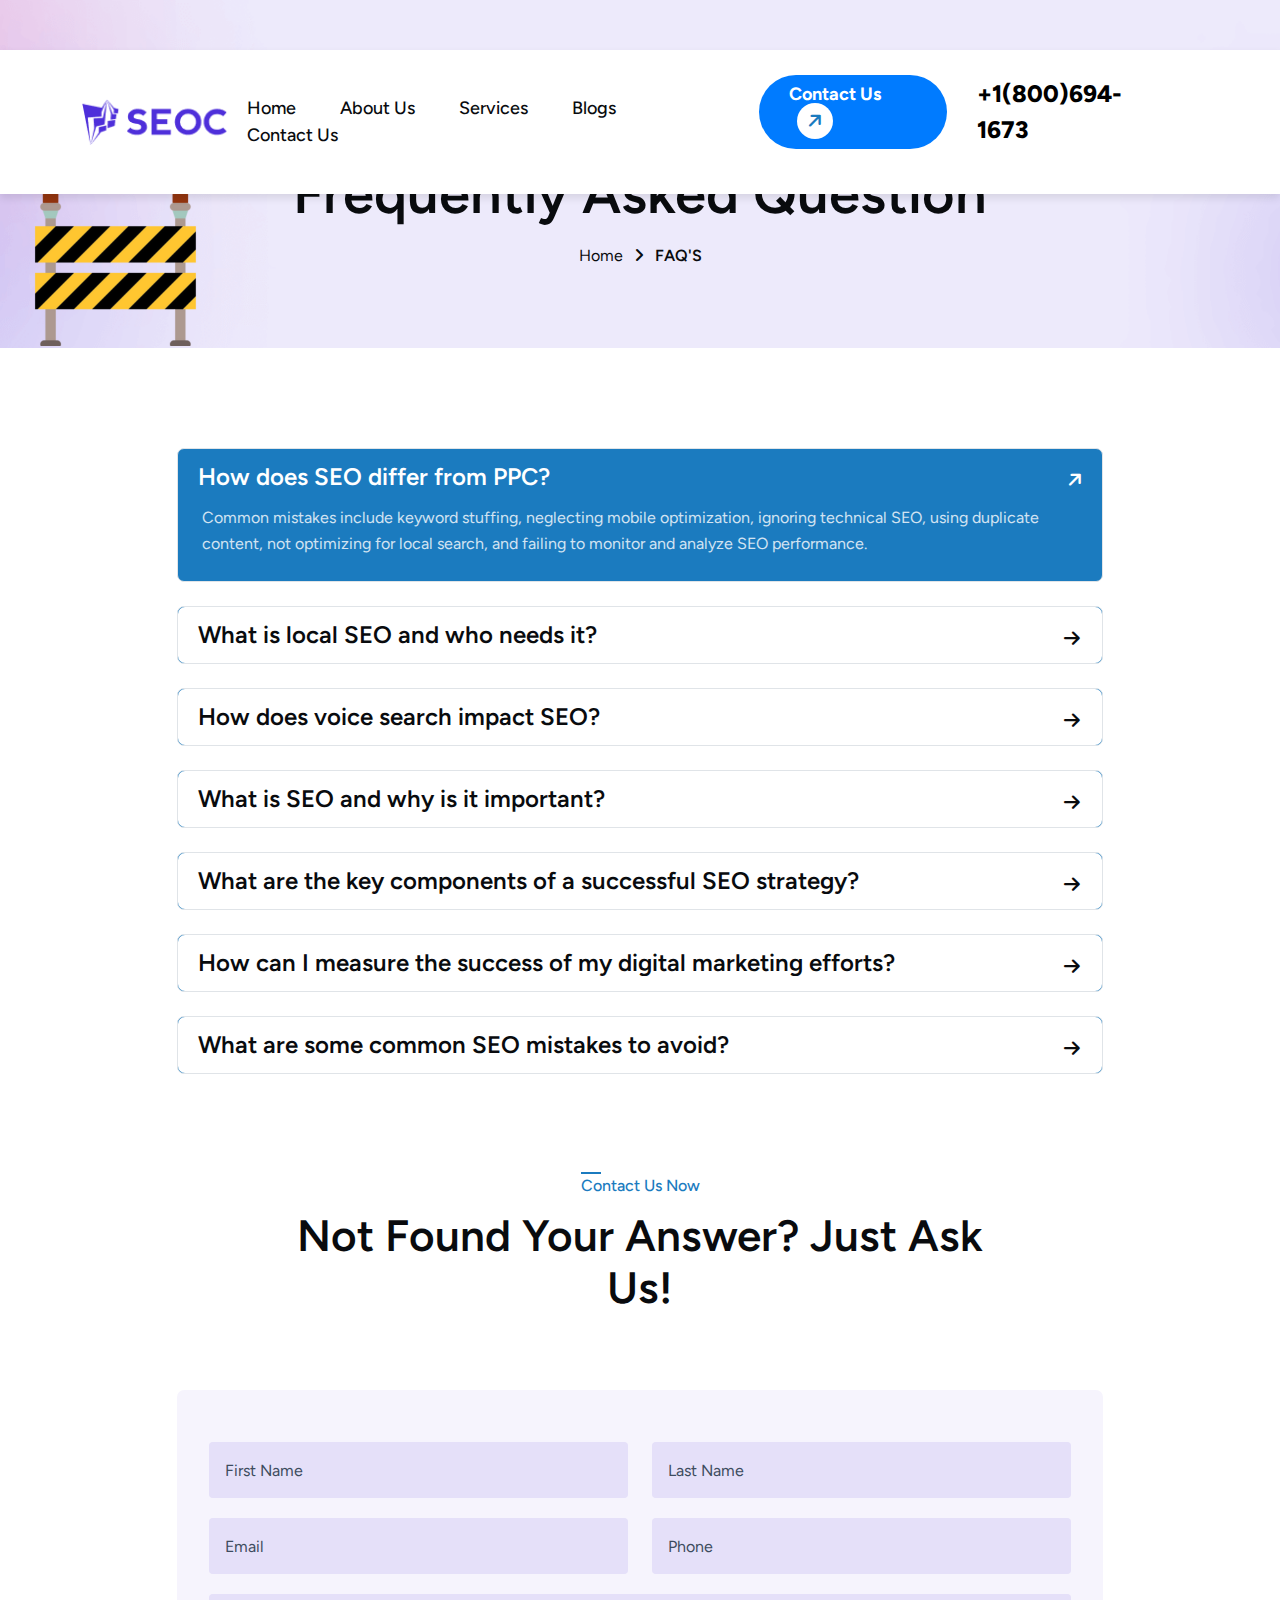
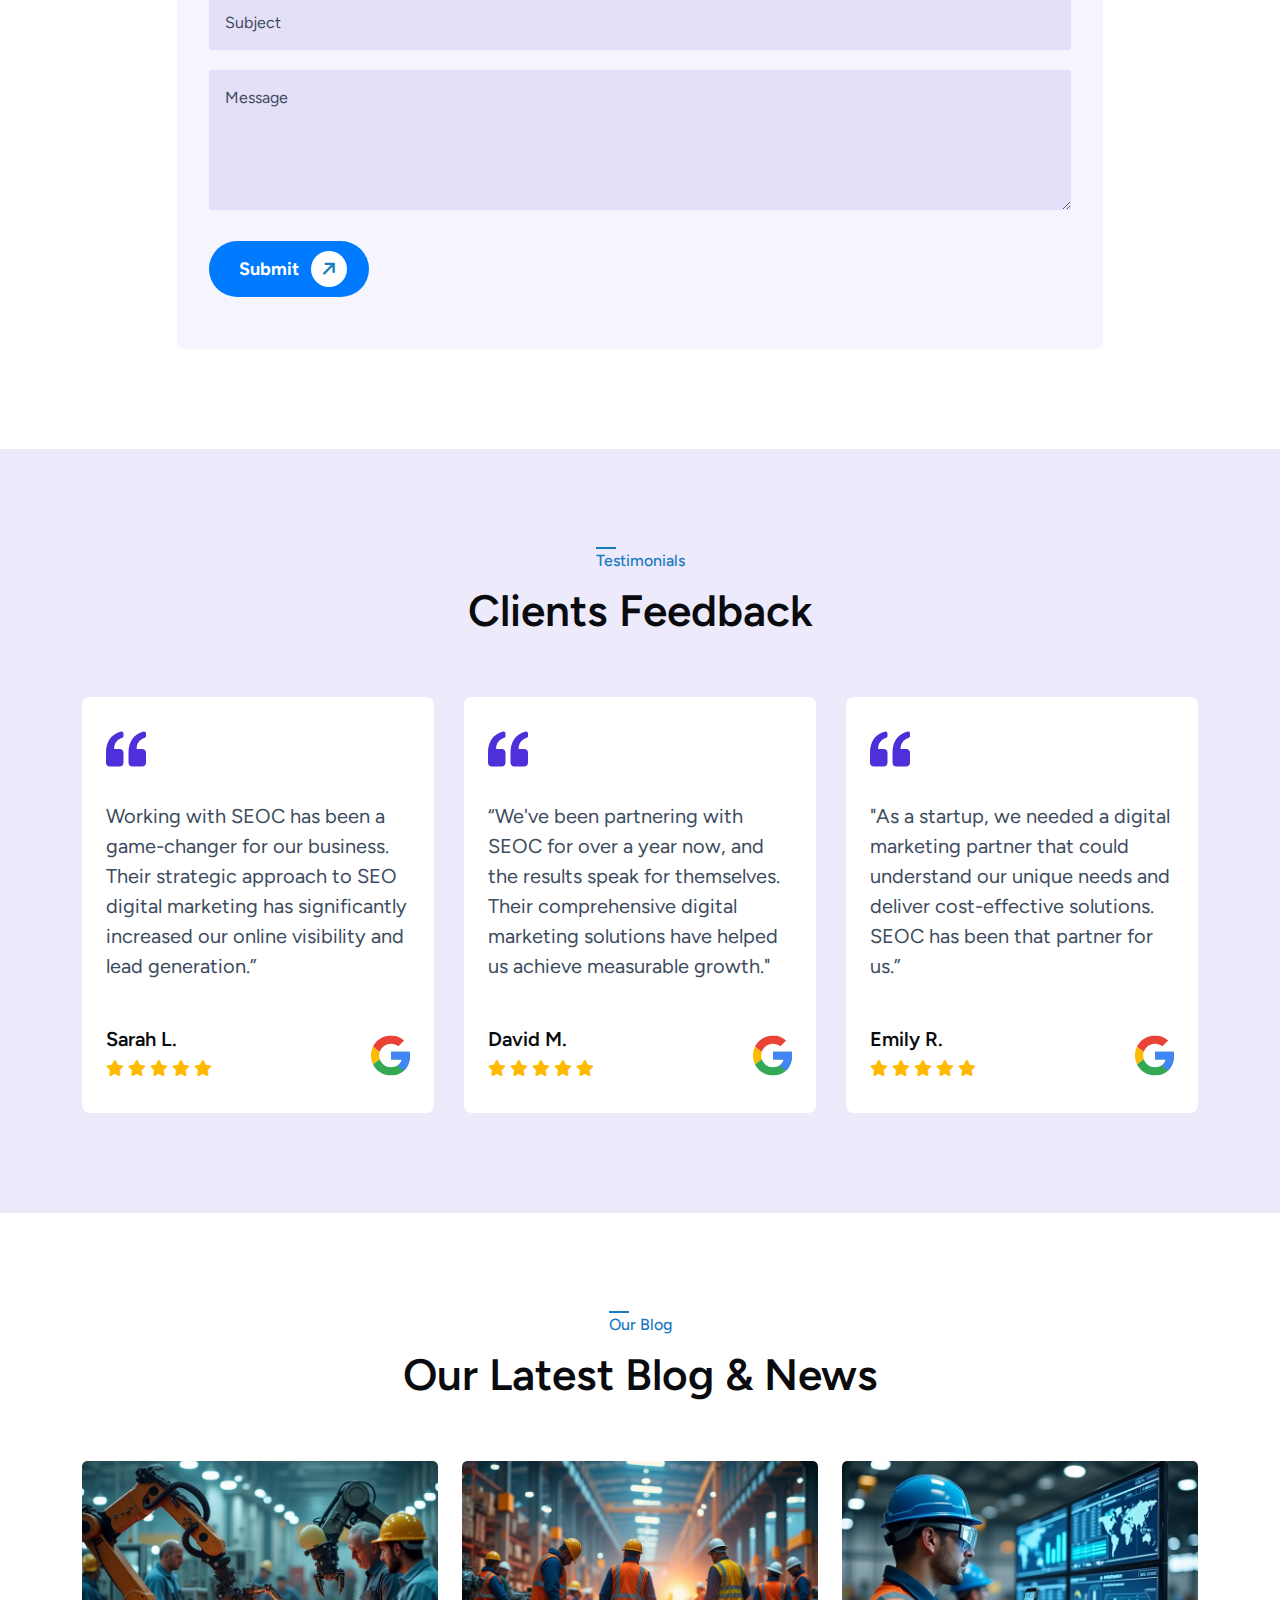
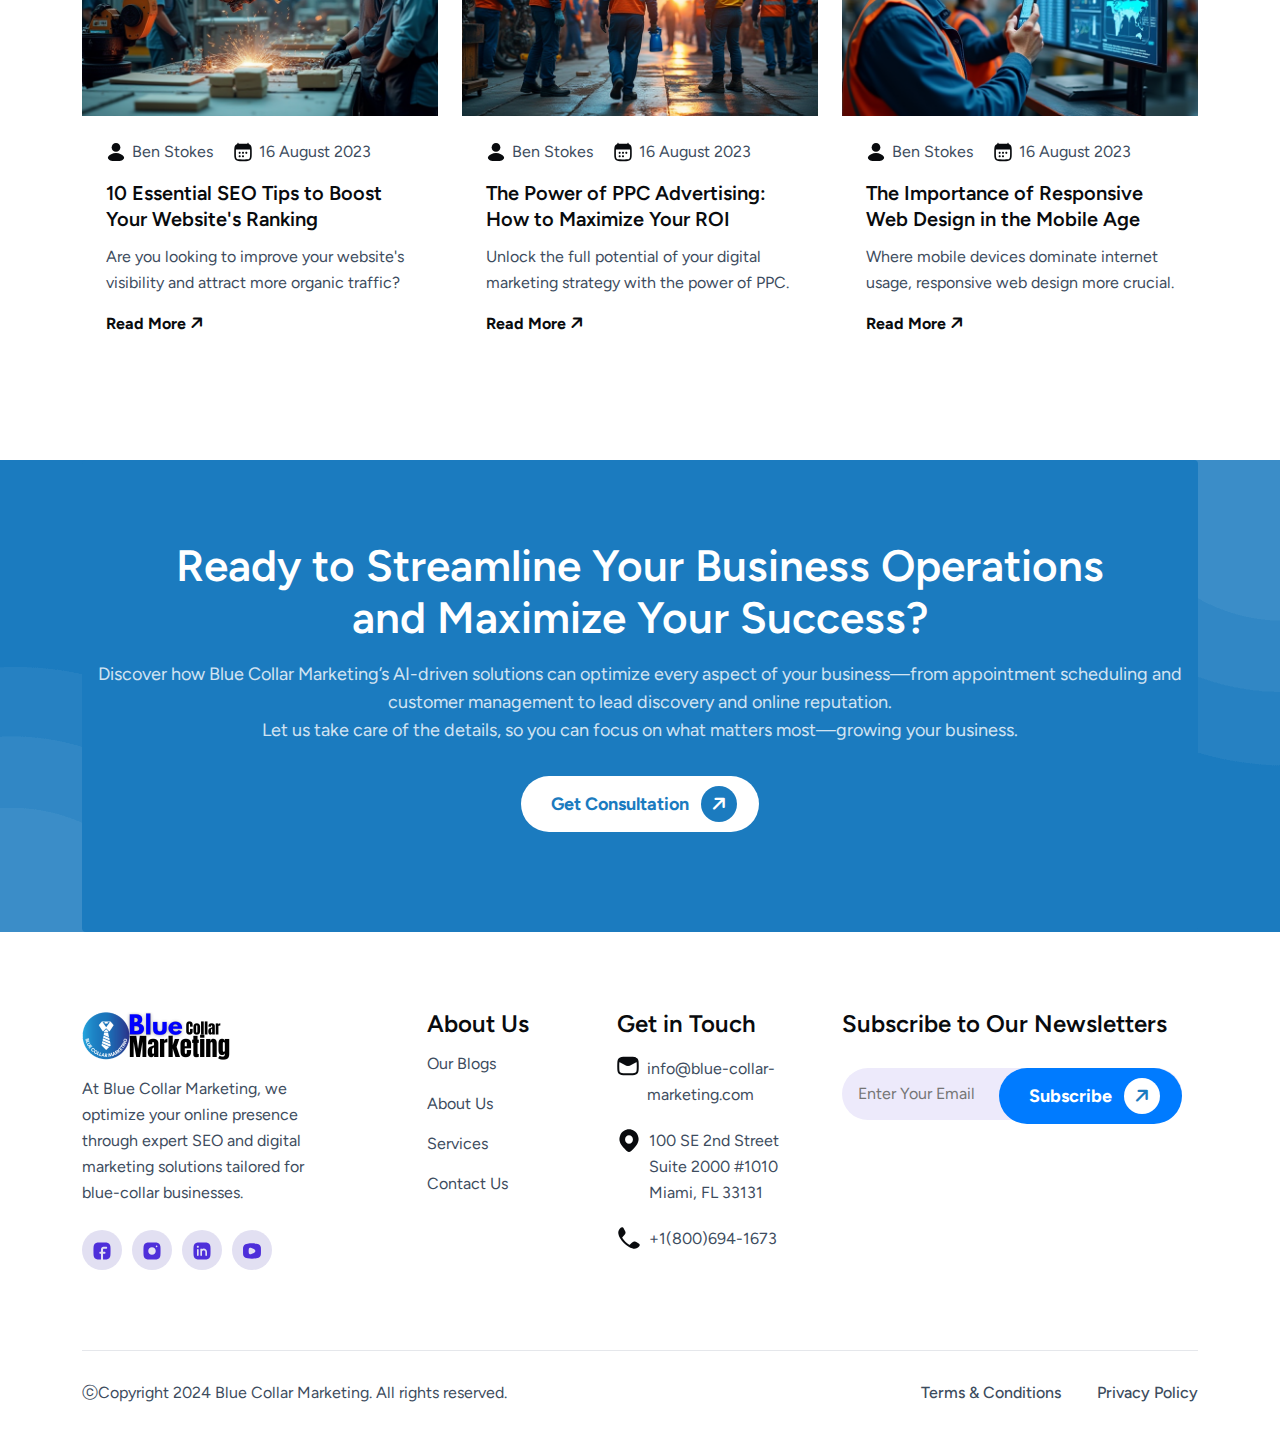
<file: faq.html>
<!DOCTYPE html>
<html lang="en">
<head>
     <meta charset="UTF-8">
     <meta name="viewport" content="width=device-width, initial-scale=1.0">
     <title>Faqs - Blue Collar Marketing</title>

     <!--=====FAB ICON=======-->
    <link rel="shortcut icon" href="assets/img/logo/preloader.png" type="image/x-icon">

    <!--===== CSS LINK =======-->
    <link rel="stylesheet" href="assets/css/plugins/bootstrap.min.css">
    <link rel="stylesheet" href="assets/css/plugins/aos.css">
    <link rel="stylesheet" href="assets/css/plugins/fontawesome.css">
    <link rel="stylesheet" href="assets/css/plugins/magnific-popup.css">
    <link rel="stylesheet" href="assets/css/plugins/mobile.css">
    <link rel="stylesheet" href="assets/css/plugins/owlcarousel.min.css">
    <link rel="stylesheet" href="assets/css/plugins/sidebar.css">
    <link rel="stylesheet" href="assets/css/plugins/slick-slider.css">
    <link rel="stylesheet" href="assets/css/plugins/nice-select.css">
    <link rel="stylesheet" href="assets/css/main.css">

    <!--=====  JS SCRIPT LINK =======-->
    <script src="assets/js/plugins/jquery-3-6-0.min.js"></script>
</head>
<body class="homepage1-body">

<!--===== PRELOADER STARTS =======-->
<div class="preloader">
  <div class="loading-container">
    <div class="loading"></div>
    <div id="loading-icon"><img src="assets/img/logo/preloader.png" alt=""></div>
  </div>
</div>
<!--===== PRELOADER ENDS =======-->

<!--===== PROGRESS STARTS=======-->
<div class="paginacontainer">
     <div class="progress-wrap">
       <svg class="progress-circle svg-content" width="100%" height="100%" viewBox="-1 -1 102 102">
         <path d="M50,1 a49,49 0 0,1 0,98 a49,49 0 0,1 0,-98"/>
       </svg>
     </div>
   </div>
 <!--===== PROGRESS ENDS=======-->

   <!--=====HEADER START=======-->
   <header>
    <div class="header-area homepage1 header header-sticky d-none d-lg-block" id="header">
      <div class="container">
        <div class="row">
          <div class="col-lg-12">
            <div class="header-elements">
              <div class="site-logo">
                <a href="index.html"><img src="assets/img/logo/logo1.png" alt=""></a>
              </div>
              <div class="main-menu">
                <ul>
                  <!-- Home -->
                  <li><a href="index.html">Home</a></li>
  
                  <!-- About Us -->
                  <li><a href="about.html">About Us</a></li>
  
                  <!-- Services -->
                  <li><a href="service.html">Services</a></li>
  
                  <!-- Blogs -->
                  <li><a href="blog.html">Blogs</a></li>
  
                  <!-- Contact Us -->
                  <li><a href="contact.html">Contact Us</a></li>
                </ul>
              </div>
  
              <div class="btn-area">
                <a href="contact.html" class="header-btn1">Contact Us <span><i class="fa-solid fa-arrow-right"></i></span></a>
              </div>

              <div class="btn-area">
                <div class="header-contact">+1(800)694-1673</div>
              </div>
            </div>
          </div>
        </div>
      </div>
    </div>
  </header>
  <!--=====HEADER END =======-->

  <!--===== MOBILE HEADER STARTS =======-->
  <div class="mobile-header mobile-header1 d-block d-lg-none">
    <div class="container-fluid">
      <div class="col-12">
        <div class="mobile-header-elements">
          <div class="mobile-logo">
            <a href="index.html"><img src="assets/img/logo/logo1.png" alt=""></a>
          </div>
          <div class="mobile-nav-icon dots-menu">
            <i class="fa-solid fa-bars"></i>
          </div>
        </div>
      </div>
    </div>
  </div>
  
  <div class="mobile-sidebar mobile-sidebar1">
    <div class="logosicon-area">
      <div class="logos">
        <img src="assets/img/logo/logo1.png" alt="">
      </div>
      <div class="menu-close">
        <i class="fa-solid fa-xmark"></i>
      </div>
     </div>
    <div class="mobile-nav mobile-nav1">
      <ul class="mobile-nav-list nav-list1">
        <!-- Home -->
        <li><a href="index.html">Home</a></li>
  
        <!-- About Us -->
        <li><a href="about.html">About Us</a></li>
  
        <!-- Services -->
        <li><a href="service.html">Services</a></li>
  
        <!-- Blogs -->
        <li><a href="blog.html">Blogs</a></li>
  
        <!-- Contact Us -->
        <li><a href="contact.html">Contact Us</a></li>
      </ul>
  
      <div class="allmobilesection">
        <a href="contact.html"  class="header-btn1">Get Started <span><i class="fa-solid fa-arrow-right"></i></span></a>
        <div class="single-footer">
          <h3>Contact Info</h3>
          <div class="footer1-contact-info">
            <div class="contact-info-single">
              <div class="contact-info-icon">
                <i class="fa-solid fa-phone-volume"></i>
              </div>
              <div class="contact-info-text">
                <a href="tel:+3(924)4596512">+3(924)4596512</a>
              </div>
            </div>
  
            <div class="contact-info-single">
              <div class="contact-info-icon">
                <i class="fa-solid fa-envelope"></i>
              </div>
              <div class="contact-info-text">
                <a href="mailto:info@example.com">info@example.com</a>
              </div>
            </div>
  
            <div class="single-footer">
              <h3>Our Location</h3>
              
              <div class="contact-info-single">
                <div class="contact-info-icon">
                  <i class="fa-solid fa-location-dot"></i>
                </div>
                <div class="contact-info-text">
                  <a href="mailto:info@example.com" >55 East Birchwood Ave. Brooklyn, <br> New York 11201, United States</a>
                </div>
              </div>
  
            </div>
            <div class="single-footer">
              <h3>Social Links</h3>
              
              <div class="social-links-mobile-menu">
                <ul>
                  <li><a href="#"><i class="fa-brands fa-facebook-f"></i></a></li>
                  <li><a href="#"><i class="fa-brands fa-instagram"></i></a></li>
                  <li><a href="#"><i class="fa-brands fa-linkedin-in"></i></a></li>
                  <li><a href="#"><i class="fa-brands fa-youtube"></i></a></li>
                </ul>
              </div>
            </div>
          </div>
        </div>
       </div>
    </div>
  </div>
</div>
<!--===== MOBILE HEADER ENDS =======-->

<!--===== HERO AREA STARTS =======-->
<div class="about-header-area" style="background-image: url(assets/img/bg/inner-header.png); background-repeat: no-repeat; background-size: cover; background-position: center;">
    <img src="assets/img/elements/elements1.png" alt="" class="elements1 aniamtion-key-1">
    <img src="assets/img/elements/star2.png" alt="" class="star2 keyframe5">
    <div class="container">
        <div class="row">
            <div class="col-lg-8 m-auto">
                <div class="about-inner-header heading9 text-center">
                    <h1>Frequently Asked Question</h1>
                    <a href="index.html">Home <i class="fa-solid fa-angle-right"></i> <span>FAQ'S</span></a>
                </div>
            </div>
        </div>
    </div>
</div>
<!--===== HERO AREA ENDS =======-->

<!--===== CHOOSE AREA STARTS =======-->
<div class="choose-section-area sp8" style="background: none;">
    <div class="container">
        <div class="row align-items-center">
            <div class="col-lg-10 m-auto">
                <div class="accordian-tabs-area" style="padding: 0;">
                    <div class="accordion accordion-flush" id="accordionFlushExample">
                        <div class="accordion-item">
                          <h2 class="accordion-header">
                            <button class="accordion-button" type="button" data-bs-toggle="collapse" data-bs-target="#flush-collapseOne" aria-expanded="false" aria-controls="flush-collapseOne">
                                How does SEO differ from PPC?
                            </button>
                          </h2>
                          <div id="flush-collapseOne" class="accordion-collapse collapse show" data-bs-parent="#accordionFlushExample">
                            <div class="accordion-body body2">Common mistakes include keyword stuffing, neglecting mobile optimization, ignoring technical SEO, using duplicate <br class="d-lg-block d-none"> content, not optimizing for local search, and failing to monitor and analyze SEO performance.</div>
                          </div>
                        </div>
                        <div class="space24"></div>
                        <div class="accordion-item">
                          <h2 class="accordion-header">
                            <button class="accordion-button collapsed" type="button" data-bs-toggle="collapse" data-bs-target="#flush-collapseTwo" aria-expanded="false" aria-controls="flush-collapseTwo">
                                What is local SEO and who needs it?
                            </button>
                          </h2>
                          <div id="flush-collapseTwo" class="accordion-collapse collapse" data-bs-parent="#accordionFlushExample">
                          <div class="accordion-body body2">Common mistakes include keyword stuffing, neglecting mobile optimization, ignoring technical SEO, using duplicate <br class="d-lg-block d-none"> content, not optimizing for local search, and failing to monitor and analyze SEO performance.</div>
                          </div>
                        </div>
                        <div class="space24"></div>
                        <div class="accordion-item">
                          <h2 class="accordion-header">
                            <button class="accordion-button collapsed" type="button" data-bs-toggle="collapse" data-bs-target="#flush-collapseThree" aria-expanded="false" aria-controls="flush-collapseThree">
                                How does voice search impact SEO?
                            </button>
                          </h2>
                          <div id="flush-collapseThree" class="accordion-collapse collapse" data-bs-parent="#accordionFlushExample">
                          <div class="accordion-body body2">Common mistakes include keyword stuffing, neglecting mobile optimization, ignoring technical SEO, using duplicate <br class="d-lg-block d-none"> content, not optimizing for local search, and failing to monitor and analyze SEO performance.</div>
                          </div>
                        </div>
                        <div class="space24"></div>
                        <div class="accordion-item">
                            <h2 class="accordion-header">
                              <button class="accordion-button collapsed" type="button" data-bs-toggle="collapse" data-bs-target="#flush-collapseFour" aria-expanded="false" aria-controls="flush-collapseFour">
                                What is SEO and why is it important?
                              </button>
                            </h2>
                            <div id="flush-collapseFour" class="accordion-collapse collapse" data-bs-parent="#accordionFlushExample">
                              <div class="accordion-body body2">Common mistakes include keyword stuffing, neglecting mobile optimization, ignoring technical SEO, using duplicate <br class="d-lg-block d-none"> content, not optimizing for local search, and failing to monitor and analyze SEO performance.</div>
                            </div>
                          </div>

                          <div class="space24"></div>
                        <div class="accordion-item">
                            <h2 class="accordion-header">
                              <button class="accordion-button collapsed" type="button" data-bs-toggle="collapse" data-bs-target="#flush-collapseFive" aria-expanded="false" aria-controls="flush-collapseFive">
                                What are the key components of a successful SEO strategy?
                              </button>
                            </h2>
                            <div id="flush-collapseFive" class="accordion-collapse collapse" data-bs-parent="#accordionFlushExample">
                              <div class="accordion-body body2">Common mistakes include keyword stuffing, neglecting mobile optimization, ignoring technical SEO, using duplicate <br class="d-lg-block d-none"> content, not optimizing for local search, and failing to monitor and analyze SEO performance.</div>
                            </div>
                          </div>

                          <div class="space24"></div>
                        <div class="accordion-item">
                            <h2 class="accordion-header">
                              <button class="accordion-button collapsed" type="button" data-bs-toggle="collapse" data-bs-target="#flush-collapseSix" aria-expanded="false" aria-controls="flush-collapseSix">
                                How can I measure the success of my digital marketing efforts?
                              </button>
                            </h2>
                            <div id="flush-collapseSix" class="accordion-collapse collapse" data-bs-parent="#accordionFlushExample">
                              <div class="accordion-body body2">Common mistakes include keyword stuffing, neglecting mobile optimization, ignoring technical SEO, using duplicate <br class="d-lg-block d-none"> content, not optimizing for local search, and failing to monitor and analyze SEO performance.</div>
                            </div>
                          </div>

                          <div class="space24"></div>
                          <div class="accordion-item">
                              <h2 class="accordion-header">
                                <button class="accordion-button collapsed" type="button" data-bs-toggle="collapse" data-bs-target="#flush-collapseSeven" aria-expanded="false" aria-controls="flush-collapseSeven">
                                 What are some common SEO mistakes to avoid?
                                </button>
                              </h2>
                              <div id="flush-collapseSeven" class="accordion-collapse collapse" data-bs-parent="#accordionFlushExample">
                                <div class="accordion-body body2">Common mistakes include keyword stuffing, neglecting mobile optimization, ignoring technical SEO, using duplicate <br class="d-lg-block d-none"> content, not optimizing for local search, and failing to monitor and analyze SEO performance.</div>
                              </div>
                            </div>
                      </div>
                </div>
            </div>
        </div>
    </div>
</div>
<!--===== CHOOSE AREA ENDS =======-->
<div class="contact-inner-section-area sp1">
    <div class="container">
        <div class="row">
            <div class="col-lg-8 m-auto">
                <div class="heading2 text-center">
                    <h5>Contact Us Now</h5>
                    <h2>Not Found Your Answer? Just Ask Us!</h2>
                </div>
                <div class="space60 d-lg-block d-none"></div>
                <div class="space30 d-lg-none d-md-block"></div>
            </div>
            <div class="col-lg-10 m-auto">
                <div class="contact-form-area">
                    <div class="row">
                      <div class="col-lg-6">
                        <div class="input-area">
                          <input type="text" placeholder="First Name">
                        </div>
                      </div>
                      <div class="col-lg-6">
                        <div class="input-area">
                          <input type="text" placeholder="Last Name">
                        </div>
                      </div>
                      <div class="col-lg-6">
                        <div class="input-area">
                          <input type="email" placeholder="Email">
                        </div>
                      </div>
                      <div class="col-lg-6">
                        <div class="input-area">
                          <input type="number" placeholder="Phone">
                        </div>
                      </div>
                      <div class="col-lg-12">
                        <div class="input-area">
                          <input type="text" placeholder="Subject">
                        </div>
                      </div>

                      <div class="col-lg-12">
                        <div class="input-area">
                          <textarea placeholder="Message"></textarea>
                        </div>
                      </div>
                      <div class="col-lg-12">
                        <div class="space24"></div>
                        <div class="input-area">
                          <button type="submit" class="header-btn1">Submit <span><i class="fa-solid fa-arrow-right"></i></span></button>
                        </div>
                      </div>
                    </div>
                  </div>
            </div>
        </div>
    </div>
</div>

<!--===== TESTIMONIAL AREA STARTS =======-->
<div class="testimonial4-section-area bg2 sp1">
    <div class="container">
        <div class="row">
            <div class="col-lg-5 m-auto">
                <div class="testimonia4-header text-center heading2">
                    <h5>Testimonials</h5>
                    <h2>Clients Feedback</h2>
                </div>
            </div>
        </div>
        <div class="row">
            <div class="col-lg-12">
                <div class="testimonial4-slider-area faq owl-carousel">
                    <div class="testimonial-boxarea">
                        <img src="assets/img/icons/quito4.svg" alt="" class="quito">
                        <p>Working with SEOC has been a game-changer for our business. Their strategic approach to SEO  digital marketing has significantly increased our online visibility and lead generation.”</p>
                        <div class="space48"></div>
                        <div class="auhtor-logo">
                            <div class="text">
                                <a href="team.html">Sarah L.</a>
                                <ul>
                                    <li><i class="fa-solid fa-star"></i></li>
                                    <li><i class="fa-solid fa-star"></i></li>
                                    <li><i class="fa-solid fa-star"></i></li>
                                    <li><i class="fa-solid fa-star"></i></li>
                                    <li><i class="fa-solid fa-star"></i></li>
                                </ul>
                            </div>
                            <div class="logo">
                                <img src="assets/img/icons/google1.svg" alt="">
                            </div>
                        </div>
                    </div>

                    <div class="testimonial-boxarea">
                         <img src="assets/img/icons/quito4.svg" alt="" class="quito">
                        <p>“We've been partnering with SEOC for over a year now, and the results speak for themselves. Their comprehensive digital marketing solutions have helped us achieve measurable growth."</p>
                        <div class="space48"></div>
                        <div class="auhtor-logo">
                            <div class="text">
                                <a href="team.html">David M.</a>
                                <ul>
                                    <li><i class="fa-solid fa-star"></i></li>
                                    <li><i class="fa-solid fa-star"></i></li>
                                    <li><i class="fa-solid fa-star"></i></li>
                                    <li><i class="fa-solid fa-star"></i></li>
                                    <li><i class="fa-solid fa-star"></i></li>
                                </ul>
                            </div>
                            <div class="logo">
                                <img src="assets/img/icons/google1.svg" alt="">
                            </div>
                        </div>
                    </div>

                    <div class="testimonial-boxarea">
                         <img src="assets/img/icons/quito4.svg" alt="" class="quito">
                        <p>"As a startup, we needed a digital marketing partner that could understand our unique needs and deliver cost-effective solutions. SEOC has been that partner for us.”</p>
                        <div class="space48"></div>
                        <div class="auhtor-logo">
                            <div class="text">
                                <a href="team.html">Emily R.</a>
                                <ul>
                                    <li><i class="fa-solid fa-star"></i></li>
                                    <li><i class="fa-solid fa-star"></i></li>
                                    <li><i class="fa-solid fa-star"></i></li>
                                    <li><i class="fa-solid fa-star"></i></li>
                                    <li><i class="fa-solid fa-star"></i></li>
                                </ul>
                            </div>
                            <div class="logo">
                                <img src="assets/img/icons/google1.svg" alt="">
                            </div>
                        </div>
                    </div>

                    <div class="testimonial-boxarea">
                         <img src="assets/img/icons/quito4.svg" alt="" class="quito">
                        <p>Working with SEOC has been a game-changer for our business. Their strategic approach to SEO  digital marketing has significantly increased our online visibility and lead generation.”</p>
                        <div class="space48"></div>
                        <div class="auhtor-logo">
                            <div class="text">
                                <a href="team.html">Sarah L.</a>
                                <ul>
                                    <li><i class="fa-solid fa-star"></i></li>
                                    <li><i class="fa-solid fa-star"></i></li>
                                    <li><i class="fa-solid fa-star"></i></li>
                                    <li><i class="fa-solid fa-star"></i></li>
                                    <li><i class="fa-solid fa-star"></i></li>
                                </ul>
                            </div>
                            <div class="logo">
                                <img src="assets/img/icons/google1.svg" alt="">
                            </div>
                        </div>
                    </div>

                    <div class="testimonial-boxarea">
                         <img src="assets/img/icons/quito4.svg" alt="" class="quito">
                        <p>“We've been partnering with SEOC for over a year now, and the results speak for themselves. Their comprehensive digital marketing solutions have helped us achieve measurable growth."</p>
                        <div class="space48"></div>
                        <div class="auhtor-logo">
                            <div class="text">
                                <a href="team.html">David M.</a>
                                <ul>
                                    <li><i class="fa-solid fa-star"></i></li>
                                    <li><i class="fa-solid fa-star"></i></li>
                                    <li><i class="fa-solid fa-star"></i></li>
                                    <li><i class="fa-solid fa-star"></i></li>
                                    <li><i class="fa-solid fa-star"></i></li>
                                </ul>
                            </div>
                            <div class="logo">
                                <img src="assets/img/icons/google1.svg" alt="">
                            </div>
                        </div>
                    </div>

                    <div class="testimonial-boxarea">
                         <img src="assets/img/icons/quito4.svg" alt="" class="quito">
                        <p>"As a startup, we needed a digital marketing partner that could understand our unique needs and deliver cost-effective solutions. SEOC has been that partner for us.”</p>
                        <div class="space48"></div>
                        <div class="auhtor-logo">
                            <div class="text">
                                <a href="team.html">Emily R.</a>
                                <ul>
                                    <li><i class="fa-solid fa-star"></i></li>
                                    <li><i class="fa-solid fa-star"></i></li>
                                    <li><i class="fa-solid fa-star"></i></li>
                                    <li><i class="fa-solid fa-star"></i></li>
                                    <li><i class="fa-solid fa-star"></i></li>
                                </ul>
                            </div>
                            <div class="logo">
                                <img src="assets/img/icons/google1.svg" alt="">
                            </div>
                        </div>
                    </div>
                </div>
            </div>
        </div>
    </div>
</div>
<!--===== TESTIMONIAL AREA ENDS =======-->

<!--===== BLOG AREA STARTS =======-->
<div class="blog1-scetion-area sp2">
    <div class="container">
      <div class="row">
        <div class="col-lg-12 m-auto">
          <div class="blog-hedaer-area heading2 text-center">
            <h5>Our Blog</h5>
            <h2>Our Latest Blog & News</h2>
          </div>
        </div>
      </div>
      <div class="row">
        <div class="col-lg-4 col-md-6">
          <div class="blog-author-boxarea">
            <div class="img1">
              <img src="assets/img/all-images/blog-img1.png" alt="">
            </div>
            <div class="content-area">
              <div class="tags-area">
                <ul>
                  <li><a href="#"><img src="assets/img/icons/contact1.svg" alt="">Ben Stokes</a></li>
                  <li><a href="#"><img src="assets/img/icons/calender1.svg" alt="">16 August 2023</a></li>
                </ul>
              </div>
              <a href="blog-single.html">10 Essential SEO Tips to Boost Your Website's Ranking</a>
              <p>Are you looking to improve your website's visibility and attract more organic traffic? </p>
              <a href="blog-single.html" class="readmore">Read More <i class="fa-solid fa-arrow-right"></i></a>
            </div>
          </div>
          <div class="space30"></div>
        </div>
  
        <div class="col-lg-4 col-md-6">
          <div class="blog-author-boxarea">
            <div class="img1">
              <img src="assets/img/all-images/blog-img2.png" alt="">
            </div>
            <div class="content-area">
              <div class="tags-area">
                <ul>
                  <li><a href="#"><img src="assets/img/icons/contact1.svg" alt="">Ben Stokes</a></li>
                          <li><a href="#"><img src="assets/img/icons/calender1.svg" alt="">16 August 2023</a></li>
                </ul>
              </div>
              <a href="blog-single.html">The Power of PPC Advertising: How to Maximize Your ROI</a>
              <p>Unlock the full potential of your digital marketing strategy with the power of PPC.</p>
              <a href="blog-single.html" class="readmore">Read More <i class="fa-solid fa-arrow-right"></i></a>
            </div>
          </div>
          <div class="space30"></div>
        </div>
  
        <div class="col-lg-4 col-md-6">
          <div class="blog-author-boxarea">
            <div class="img1">
              <img src="assets/img/all-images/blog-img3.png" alt="">
            </div>
            <div class="content-area">
              <div class="tags-area">
                <ul>
                  <li><a href="#"><img src="assets/img/icons/contact1.svg" alt="">Ben Stokes</a></li>
                          <li><a href="#"><img src="assets/img/icons/calender1.svg" alt="">16 August 2023</a></li>
                </ul>
              </div>
              <a href="blog-single.html">The Importance of Responsive Web Design in the Mobile Age</a>
              <p>Where mobile devices dominate internet usage, responsive web design more crucial.</p>
              <a href="blog-single.html" class="readmore">Read More <i class="fa-solid fa-arrow-right"></i></a>
            </div>
          </div>
          <div class="space30"></div>
        </div>
      </div>
    </div>
  </div>
  <!--===== BLOG AREA ENDS =======-->

<!--===== CTA AREA STARTS =======-->
<div class="cta-section-area">
  <img src="assets/img/bg/cta-bg1.png" alt="" class="cta-bg1 aniamtion-key-2">
  <img src="assets/img/bg/cta-bg2.png" alt="" class="cta-bg2 aniamtion-key-1">
  <div class="container">
    <div class="row">
      <div class="col-lg-12 m-auto">  
        <div class="cta-header-area text-center sp4 heading2">
          <h2>Ready to Streamline Your Business Operations <br class="d-md-block d-none"> and Maximize Your Success?</h2>
          <p>
            Discover how Blue Collar Marketing’s AI-driven solutions can optimize every aspect of your business—from appointment scheduling 
            and customer management to lead discovery and online reputation. <br class="d-md-block d-none"> 
            Let us take care of the details, so you can focus on what matters most—growing your business.
          </p>
          <div class="btn-area text-center">
            <a href="contact.html" class="header-btn1">Get Consultation <span><i class="fa-solid fa-arrow-right"></i></span></a>
          </div>
        </div>
      </div>
    </div>
  </div>
</div>
<!--===== CTA AREA ENDS =======-->

<!--===== FOOTER AREA STARTS =======-->
<div class="footer1-section-area">
  <div class="container">
    <div class="row">
      <div class="col-lg-3 col-md-6">
        <div class="footer-logo-area">
          <img src="assets/img/logo/logo.png" alt="">
          <p>At Blue Collar Marketing, we optimize your online presence through expert SEO and digital marketing solutions tailored for blue-collar businesses.</p>
          <ul>
            <li><a href="#"><img src="assets/img/icons/facebook.svg" alt=""></a></li>
            <li><a href="#"><img src="assets/img/icons/instagram.svg" alt=""></a></li>
            <li><a href="#"><img src="assets/img/icons/linkedin.svg" alt=""></a></li>
            <li><a href="#"><img src="assets/img/icons/youtube.svg" alt=""></a></li>
          </ul>
        </div>
      </div>

      <div class="col-lg-2 col-md-6">
        <div class="footer-logo-area1">
          <h3>About Us</h3>
          <ul>
            <li><a href="blog.html">Our Blogs</a></li>
            <li><a href="about.html">About Us</a></li>
            <li><a href="service.html">Services</a></li>
            <li><a href="contact.html">Contact Us</a></li>
          </ul>
        </div>
      </div>

      <div class="col-lg-3 col-md-6">
        <div class="footer-logo-area2">
          <h3>Get in Touch</h3>
          <ul>
            <li><a href="mailto:info@blue-collar-marketing.com"><img src="assets/img/icons/email.svg" alt=""><span>info@blue-collar-marketing.com</span></a></li>
            <li><a href="#"><img src="assets/img/icons/location.svg" alt=""><span>100 SE 2nd Street <br class="d-lg-block d-none"> Suite 2000 #1010 <br class="d-lg-block d-none"> Miami, FL 33131</span></a></li>
            <li><a href="tel:+1(800)694-1673"><img src="assets/img/icons/phone.svg" alt=""><span>+1(800)694-1673</span></a></li>
          </ul>
        </div>
      </div>

      <div class="col-lg-4 col-md-6">
        <div class="footer-logo-area3">
          <h3>Subscribe to Our Newsletters</h3>
          <form action="#">
            <input type="text" placeholder="Enter Your Email">
            <button class="header-btn1">Subscribe <span><i class="fa-solid fa-arrow-right"></i></span></button>
          </form>
        </div>
      </div>
    </div>
    <div class="space80 d-lg-block d-none"></div>
    <div class="space40 d-lg-none d-block"></div>
    <div class="row">
      <div class="col-lg-12">
        <div class="copyright-area">
          <div class="pera">
            <p>ⓒCopyright 2024 Blue Collar Marketing. All rights reserved.</p>
          </div>
          <ul>
            <li><a href="#">Terms & Conditions</a></li>
            <li><a href="#" class="m-0">Privacy Policy</a></li>
          </ul>
        </div>
      </div>
    </div>
  </div>
</div>
<!--===== FOOTER AREA ENDS =======-->

<!--===== JS SCRIPT LINK =======-->
<script src="assets/js/plugins/bootstrap.min.js"></script>
<script src="assets/js/plugins/fontawesome.js"></script>
<script src="assets/js/plugins/aos.js"></script>
<script src="assets/js/plugins/counter.js"></script>
<script src="assets/js/plugins/gsap.min.js"></script>
<script src="assets/js/plugins/ScrollTrigger.min.js"></script>
<script src="assets/js/plugins/Splitetext.js"></script>
<script src="assets/js/plugins/sidebar.js"></script>
<script src="assets/js/plugins/magnific-popup.js"></script>
<script src="assets/js/plugins/mobilemenu.js"></script>
<script src="assets/js/plugins/owlcarousel.min.js"></script>
<script src="assets/js/plugins/gsap-animation.js"></script>
<script src="assets/js/plugins/nice-select.js"></script>
<script src="assets/js/plugins/waypoints.js"></script>
<script src="assets/js/plugins/slick-slider.js"></script>
<script src="assets/js/plugins/circle-progress.js"></script>
<script src="assets/js/main.js"></script>

</body>
</html>
</file>
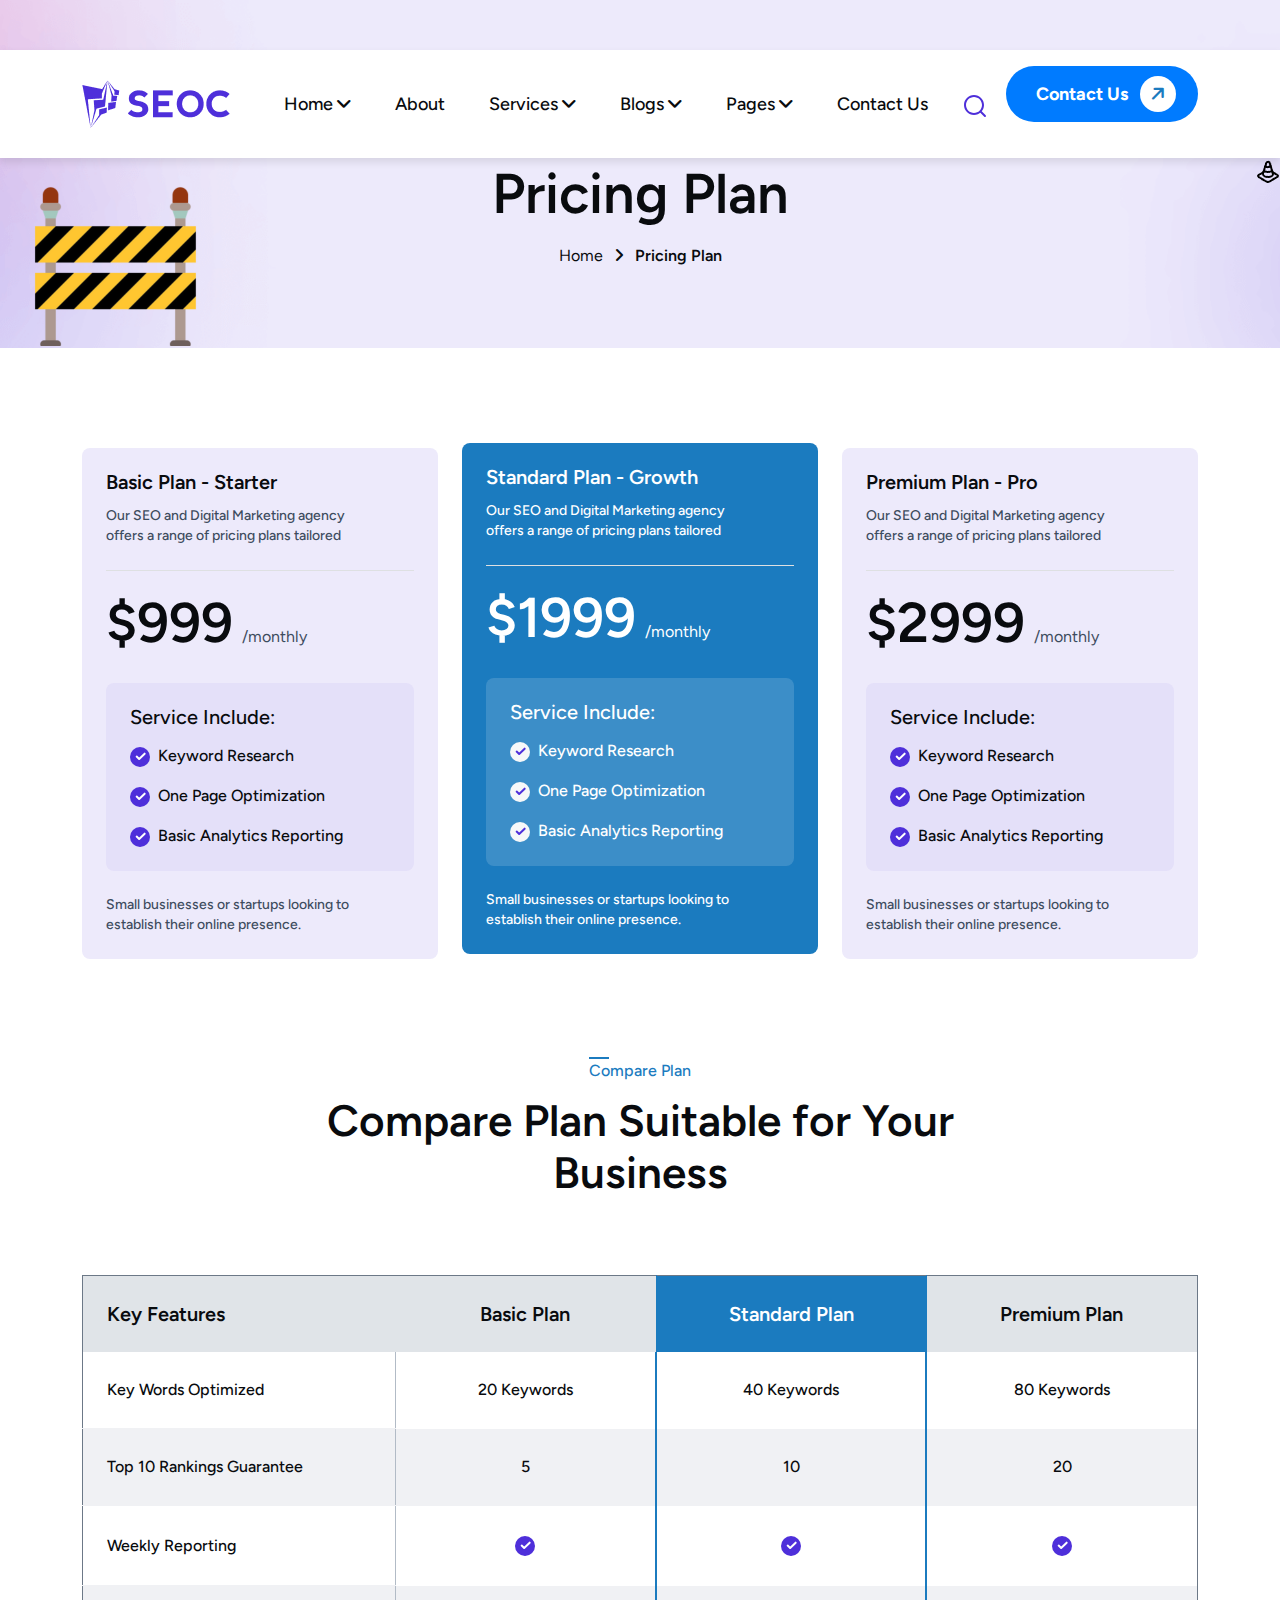
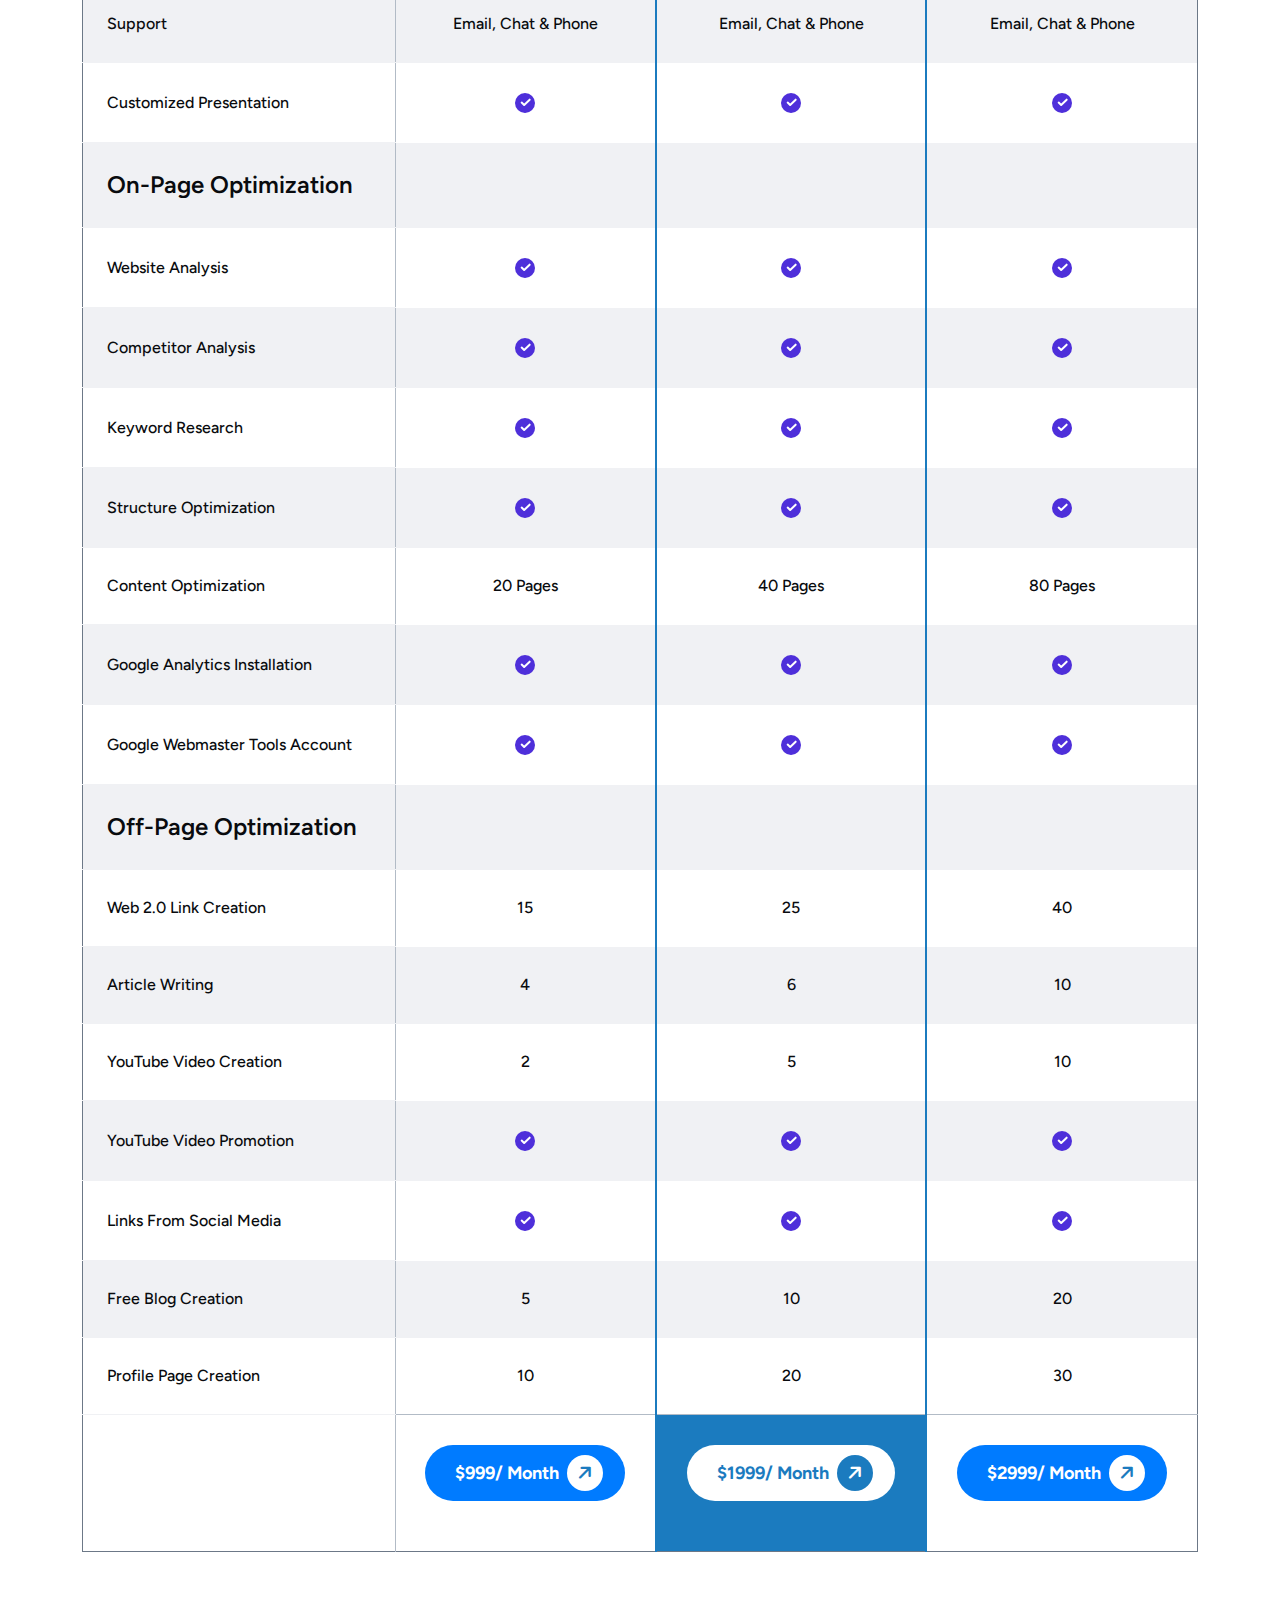
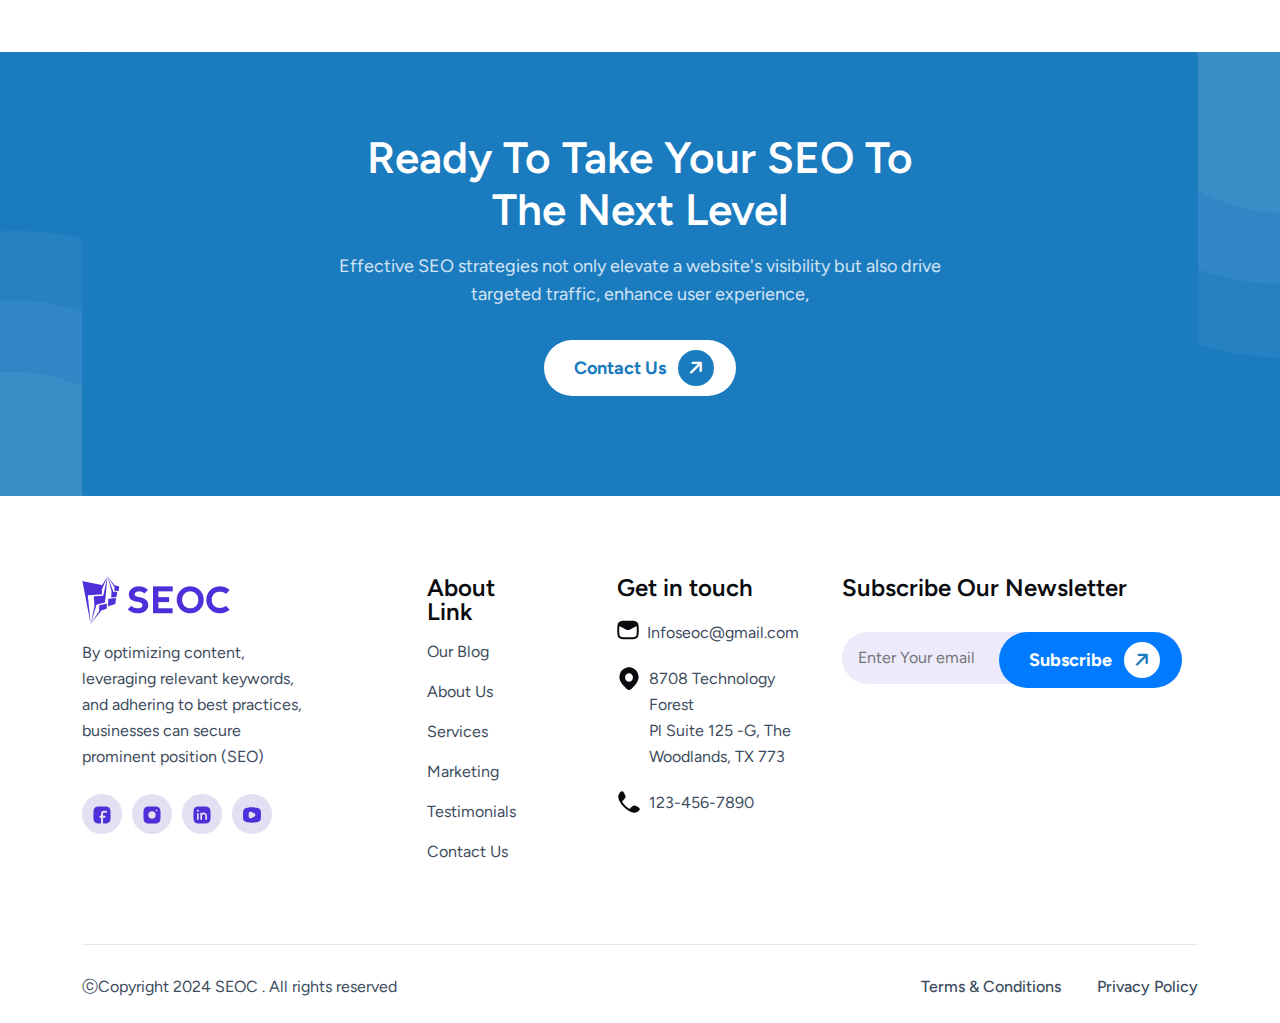
<file: pricing.html>
<!DOCTYPE html>
<html lang="en">
<head>
     <meta charset="UTF-8">
     <meta name="viewport" content="width=device-width, initial-scale=1.0">
     <title>SEO - Digital Marketing Agency</title>

     <!--=====FAB ICON=======-->
    <link rel="shortcut icon" href="assets/img/logo/fav-logo1.png" type="image/x-icon">

    <!--===== CSS LINK =======-->
    <link rel="stylesheet" href="assets/css/plugins/bootstrap.min.css">
    <link rel="stylesheet" href="assets/css/plugins/aos.css">
    <link rel="stylesheet" href="assets/css/plugins/fontawesome.css">
    <link rel="stylesheet" href="assets/css/plugins/magnific-popup.css">
    <link rel="stylesheet" href="assets/css/plugins/mobile.css">
    <link rel="stylesheet" href="assets/css/plugins/owlcarousel.min.css">
    <link rel="stylesheet" href="assets/css/plugins/sidebar.css">
    <link rel="stylesheet" href="assets/css/plugins/slick-slider.css">
    <link rel="stylesheet" href="assets/css/plugins/nice-select.css">
    <link rel="stylesheet" href="assets/css/main.css">

    <!--=====  JS SCRIPT LINK =======-->
    <script src="assets/js/plugins/jquery-3-6-0.min.js"></script>
</head>
<body class="homepage1-body">

<!--===== PRELOADER STARTS =======-->
<div class="preloader">
  <div class="loading-container">
    <div class="loading"></div>
    <div id="loading-icon"><img src="assets/img/logo/preloader.png" alt=""></div>
  </div>
</div>
<!--===== PRELOADER ENDS =======-->

<!--===== PROGRESS STARTS=======-->
<div class="paginacontainer">
     <div class="progress-wrap">
       <svg class="progress-circle svg-content" width="100%" height="100%" viewBox="-1 -1 102 102">
         <path d="M50,1 a49,49 0 0,1 0,98 a49,49 0 0,1 0,-98"/>
       </svg>
     </div>
   </div>
 <!--===== PROGRESS ENDS=======-->

  <!--=====HEADER START=======-->
  <header>
    <div class="header-area homepage1 header header-sticky d-none d-lg-block " id="header">
      <div class="container">
        <div class="row">
          <div class="col-lg-12">
            <div class="header-elements">
              <div class="site-logo">
                <a href="index.html"><img src="assets/img/logo/logo1.png" alt=""></a>
              </div>
              <div class="main-menu">
                <ul>
                  <li><a href="#">Home <i class="fa-solid fa-angle-down"></i></a>
                    <div class="tp-submenu">
                      <div class="row">
                         <div class="col-lg-12">
                          <div class="all-images-menu">
                            <div class="images">
                              <div class="homemenu-thumb">
                                <div class="img1">
                                <img src="assets/img/all-images/demo-img1.png" alt="">
                                </div>
                          
                                 <div class="homemenu-btn">
                                    <a class="header-btn1" href="index.html">Multi Page <span><i class="fa-solid fa-arrow-right"></i></span></a>
                                    <div class="space16"></div>
                                    <a class="header-btn1" href="single-index1.html" target="_blank">One Page <span><i class="fa-solid fa-arrow-right"></i></span></a>
                                 </div>
                              </div>
                              <div class="space20"></div>
                            </div>

                            <div class="images">
                              <div class="homemenu-thumb">
                                <div class="img1">
                                <img src="assets/img/all-images/demo-img2.png" alt="">
                                </div>
                                 <div class="homemenu-btn">
                                    <a class="header-btn1" href="index2.html"> Multi Page <span><i class="fa-solid fa-arrow-right"></i></span></a>
                                    <div class="space16"></div>
                                    <a class="header-btn1" href="single-index2.html" target="_blank"> One Page <span><i class="fa-solid fa-arrow-right"></i></span></a>
                                 </div>
                              </div>
                              <div class="space20"></div>
                            </div>

                            <div class="images">
                              <div class="homemenu-thumb">
                                <div class="img1">
                                <img src="assets/img/all-images/comming-soon.png" alt="" class="commingsoon">
                                </div>
                                <div class="homemenu-btn">
                                  <a class="header-btn1" href="index3.html">Multi Page <span><i class="fa-solid fa-arrow-right"></i></span></a>
                                  <div class="space16"></div>
                                  <a class="header-btn1" href="single-index3.html" target="_blank"> One Page <span><i class="fa-solid fa-arrow-right"></i></span></a>
                               </div>
                              </div>
                              <div class="space20"></div>
                            </div>

                            <div class="images">
                              <div class="homemenu-thumb">
                                <div class="img1">
                                <img src="assets/img/all-images/demo-img3.png" alt="">
                                </div>
                                 <div class="homemenu-btn">
                                    <a class="header-btn1" href="index4.html">Multi Page <span><i class="fa-solid fa-arrow-right"></i></span></a>
                                    <div class="space16"></div>
                                    <a class="header-btn1" href="single-index4.html" target="_blank"> One Page <span><i class="fa-solid fa-arrow-right"></i></span></a>
                                 </div>
                              </div>
                              <div class="space20"></div>
                            </div>

                            <div class="images">
                              <div class="homemenu-thumb" style="margin: 0;">
                                <div class="img1">
                                <img src="assets/img/all-images/demo-img4.png" alt="">
                                </div>
                                 <div class="homemenu-btn">
                                    <a class="header-btn1" href="index5.html">Multi Page <span><i class="fa-solid fa-arrow-right"></i></span></a>
                                    <div class="space16"></div>
                                    <a class="header-btn1" href="single-index5.html" target="_blank"> One Page <span><i class="fa-solid fa-arrow-right"></i></span></a>
                                 </div>
                              </div>
                              <div class="space20"></div>
                            </div>
                          </div>

                          <div class="all-images-menu">
                            <div class="images">
                              <div class="homemenu-thumb">
                                <div class="img1">
                                <img src="assets/img/all-images/demo-img5.png" alt="">
                                </div>
                            
                                 <div class="homemenu-btn">
                                    <a class="header-btn1" href="index6.html">Multi Page <span><i class="fa-solid fa-arrow-right"></i></span></a>
                                    <div class="space16"></div>
                                    <a class="header-btn1" href="single-index6.html" target="_blank">One Page <span><i class="fa-solid fa-arrow-right"></i></span></a>
                                 </div>
                              </div>
                            </div>

                            <div class="images">
                              <div class="homemenu-thumb">
                                <div class="img1">
                                <img src="assets/img/all-images/demo-img6.png" alt="">
                                </div>
                                <div class="text">
                                  <h2>NEW</h2>
                                </div>
                                 <div class="homemenu-btn">
                                    <a class="header-btn1" href="index7.html"> Multi Page <span><i class="fa-solid fa-arrow-right"></i></span></a>
                                    <div class="space16"></div>
                                    <a class="header-btn1" href="single-index7.html" target="_blank"> One Page <span><i class="fa-solid fa-arrow-right"></i></span></a>
                                 </div>
                              </div>
                            </div>

                            <div class="images">
                              <div class="homemenu-thumb">
                                <div class="img1">
                                <img src="assets/img/all-images/demo-img7.png" alt="" class="commingsoon">
                                </div>
                                <div class="text">
                                  <h2>NEW</h2>
                                </div>
                                <div class="homemenu-btn">
                                  <a class="header-btn1" href="index8.html">Multi Page <span><i class="fa-solid fa-arrow-right"></i></span></a>
                                  <div class="space16"></div>
                                  <a class="header-btn1" href="single-index8.html" target="_blank"> One Page <span><i class="fa-solid fa-arrow-right"></i></span></a>
                               </div>
                              </div>
                            </div>

                            <div class="images">
                              <div class="homemenu-thumb">
                                <div class="img1">
                                <img src="assets/img/all-images/demo-img8.png" alt="">
                                </div>
                                <div class="text">
                                  <h2>NEW</h2>
                                </div>
                                 <div class="homemenu-btn">
                                    <a class="header-btn1" href="index9.html">Multi Page <span><i class="fa-solid fa-arrow-right"></i></span></a>
                                    <div class="space16"></div>
                                    <a class="header-btn1" href="single-index9.html" target="_blank"> One Page <span><i class="fa-solid fa-arrow-right"></i></span></a>
                                 </div>
                              </div>
                            </div>

                            <div class="images">
                              <div class="homemenu-thumb" style="margin: 0;">
                                <div class="img1">
                                <img src="assets/img/all-images/demo-img9.png" alt="">
                                </div>
                                <div class="text">
                                  <h2>HOT</h2>
                                </div>
                                 <div class="homemenu-btn">
                                    <a class="header-btn1" href="index10.html">Multi Page <span><i class="fa-solid fa-arrow-right"></i></span></a>
                                    <div class="space16"></div>
                                    <a class="header-btn1" href="single-index10.html" target="_blank"> One Page <span><i class="fa-solid fa-arrow-right"></i></span></a>
                                 </div>
                              </div>
                            </div>
                          </div>
                         </div>
                      </div>
                   </div>
                  </li>
                  <li><a href="about.html">About</a></li>
                  <li><a href="#">Services <i class="fa-solid fa-angle-down"></i></a>
                    <ul class="dropdown-padding">
                      <li><a href="service1.html">Service One</a></li>
                      <li><a href="service2.html">Service Two</a></li>
                      <li><a href="service3.html">Service Three</a></li>
                      <li><a href="service4.html">Service Four</a></li>
                      <li><a href="service5.html">Service Five</a></li>
                    </ul>
                  </li>
                  <li><a href="#">Blogs <i class="fa-solid fa-angle-down"></i></a>
                  <ul class="dropdown-padding">
                    <li><a href="blog.html">Blog One</a></li>
                    <li><a href="blog-left.html">Blog Left</a></li>
                    <li><a href="blog-right.html">Blog Right</a></li>
                    <li><a href="blog-single.html">Blog Single</a></li>
                  </ul>
                  </li>
                  <li><a href="#">Pages <i class="fa-solid fa-angle-down"></i></a>
                    <ul class="dropdown-padding">
                      <li><a href="case.html">Case Study</a></li>
                      <li><a href="case-single.html">Case Study Single</a></li>
                      <li><a href="team.html">Our Team</a></li>
                      <li><a href="pricing.html">Pricing Plan</a></li>
                      <li><a href="testimonials.html">Testimonials</a></li>
                      <li><a href="faq.html">FAQ</a></li>
                      <li><a href="404.html">404</a></li>
                    </ul>
                  </li>
                  <li><a href="contact.html">Contact Us</a></li>
                </ul>
              </div>
              <div class="btn-area">
                <div class="search-icon header__search header-search-btn">
                  <a href="#"><img src="assets/img/icons/search-icons1.svg" alt=""></a>
                </div>
                <a href="contact.html" class="header-btn1">Contact Us <span><i class="fa-solid fa-arrow-right"></i></span></a>
              </div>

              <div class="header-search-form-wrapper">
                <div class="tx-search-close tx-close"><i class="fa-solid fa-xmark"></i></div>
                <div class="header-search-container">
                    <form role="search" class="search-form">
                    <input type="search"  class="search-field" placeholder="Search …" value="" name="s">
                    <button type="submit" class="search-submit"><img src="assets/img/icons/search-icons1.svg" alt=""></button>
                    </form>
                </div>
            </div>
            <div class="body-overlay"></div>
            </div>
          </div>
        </div>
      </div>
    </div>
  </header>
  <!--=====HEADER END =======-->

  <!--===== MOBILE HEADER STARTS =======-->
 <div class="mobile-header mobile-header1 d-block d-lg-none">
  <div class="container-fluid">
    <div class="col-12">
      <div class="mobile-header-elements">
        <div class="mobile-logo">
          <a href="index.html"><img src="assets/img/logo/logo1.png" alt=""></a>
        </div>
        <div class="mobile-nav-icon dots-menu">
          <i class="fa-solid fa-bars"></i>
        </div>
      </div>
    </div>
  </div>
</div>

<div class="mobile-sidebar mobile-sidebar1">
  <div class="logosicon-area">
    <div class="logos">
      <img src="assets/img/logo/logo1.png" alt="">
    </div>
    <div class="menu-close">
      <i class="fa-solid fa-xmark"></i>
    </div>
   </div>
  <div class="mobile-nav mobile-nav1">
    <ul class="mobile-nav-list nav-list1">
      <li><a href="#" >Home </a>
        <ul class="sub-menu">
          <li>
            <a href="#">Multiple Page</a>
            <ul class="sub-menu">
              <li><a href="index.html">Home One</a></li>
              <li><a href="index2.html">Home Two</a></li>
              <li><a href="index3.html">Home Three</a></li>
              <li><a href="index4.html">Home Four</a></li>
              <li><a href="index5.html">Home Five</a></li>
              <li><a href="index6.html">Home Six</a></li>
              <li><a href="index7.html">Home Seven</a></li>
              <li><a href="index8.html">Home Eight</a></li>
              <li><a href="index9.html">Home Nine</a></li>
              <li><a href="index10.html">Home Ten</a></li>
            </ul>
          </li>
          <li>
            <a href="#">Landing Page</a>
            <ul class="sub-menu">
              <li><a href="single-index1.html" target="_blank">Home One</a></li>
              <li><a href="single-index2.html" target="_blank">Home Two</a></li>
              <li><a href="single-index3.html" target="_blank">Home Three</a></li>
              <li><a href="single-index4.html" target="_blank">Home Four</a></li>
              <li><a href="single-index5.html" target="_blank">Home Five</a></li>
              <li><a href="single-index6.html" target="_blank">Home Six</a></li>
              <li><a href="single-index7.html" target="_blank">Home Seven</a></li>
              <li><a href="single-index8.html" target="_blank">Home Eight</a></li>
              <li><a href="single-index9.html" target="_blank">Home Nine</a></li>
              <li><a href="single-index10.html" target="_blank">Home Ten</a></li>
            </ul>
          </li>
        </ul>
      </li>
      <li><a href="about.html">About</a></li>
      <li><a href="features.html">Services</a>
        <ul class="sub-menu">
          <li><a href="service1.html">Service One</a></li>
          <li><a href="service2.html">Service Two</a></li>
          <li><a href="service3.html">Service Three</a></li>
          <li><a href="service4.html">Service Four</a></li>
          <li><a href="service5.html">Service Five</a></li>
        </ul>
      </li>
      <li><a href="#">Blogs</a>
        <ul class="sub-menu">
          <li><a href="blog.html">Blog One</a></li>
          <li><a href="blog-left.html">Blog Left</a></li>
          <li><a href="blog-right.html">Blog Right</a></li>
          <li><a href="blog-single.html">Blog Single</a></li>
        </ul>
      </li>
      <li><a href="#">Pages</a>
        <ul class="sub-menu">
          <li><a href="case.html">Case Study One</a></li>
          <li><a href="case-single.html">Case Study Single</a></li>
          <li><a href="team.html">Our Team</a></li>
          <li><a href="pricing.html">Pricing Plan</a></li>
          <li><a href="testimonials.html">Testimonials</a></li>
          <li><a href="faq.html">FAQ</a></li>
          <li><a href="404.html">404</a></li>
        </ul>
      </li>
      <li><a href="contact.html">Contact Us</a></li>
    </ul>

    <div class="allmobilesection">
      <a href="contact.html"  class="header-btn1">Get Started <span><i class="fa-solid fa-arrow-right"></i></span></a>
      <div class="single-footer">
        <h3>Contact Info</h3>
        <div class="footer1-contact-info">
          <div class="contact-info-single">
            <div class="contact-info-icon">
              <i class="fa-solid fa-phone-volume"></i>
            </div>
            <div class="contact-info-text">
              <a href="tel:+3(924)4596512">+3(924)4596512</a>
            </div>
          </div>

          <div class="contact-info-single">
            <div class="contact-info-icon">
              <i class="fa-solid fa-envelope"></i>
            </div>
            <div class="contact-info-text">
              <a href="mailto:info@example.com">info@example.com</a>
            </div>
          </div>

          <div class="single-footer">
            <h3>Our Location</h3>
            
            <div class="contact-info-single">
              <div class="contact-info-icon">
                <i class="fa-solid fa-location-dot"></i>
              </div>
              <div class="contact-info-text">
                <a href="mailto:info@example.com" >55 East Birchwood Ave.Brooklyn, <br> New York 11201,United States</a>
              </div>
            </div>

          </div>
          <div class="single-footer">
            <h3>Social Links</h3>
            
            <div class="social-links-mobile-menu">
              <ul>
                <li><a href="#"><i class="fa-brands fa-facebook-f"></i></a></li>
                <li><a href="#"><i class="fa-brands fa-instagram"></i></a></li>
                <li><a href="#"><i class="fa-brands fa-linkedin-in"></i></a></li>
                <li><a href="#"><i class="fa-brands fa-youtube"></i></a></li>
              </ul>
            </div>
          </div>
        </div>
      </div>
     </div>
  </div>
</div>
<!--===== MOBILE HEADER STARTS =======-->

<!--===== HERO AREA STARTS =======-->
<div class="about-header-area" style="background-image: url(assets/img/bg/inner-header.png); background-repeat: no-repeat; background-size: cover; background-position: center;">
    <img src="assets/img/elements/elements1.png" alt="" class="elements1 aniamtion-key-1">
    <img src="assets/img/elements/star2.png" alt="" class="star2 keyframe5">
    <div class="container">
        <div class="row">
            <div class="col-lg-8 m-auto">
                <div class="about-inner-header heading9 text-center">
                    <h1>Pricing Plan</h1>
                    <a href="index.html">Home <i class="fa-solid fa-angle-right"></i> <span>Pricing Plan</span></a>
                </div>
            </div>
        </div>
    </div>
</div>
<!--===== HERO AREA ENDS =======-->

<!--===== PRICING AREA STARTS =======-->
<div class="pricing-inner-section-area sp2">
    <div class="container">
        <div class="row">
            <div class="col-lg-4 col-md-6">
                <div class="pricing-boxarea">
                    <h4>Basic Plan - Starter</h4>
                    <p>Our SEO and Digital Marketing agency <br class="d-lg-block d-none"> offers a range of pricing plans tailored</p>
                    <h1>$999 <span>/monthly</span></h1>
                    
                    <div class="space32"></div>
                    <div class="list-area">
                        <h5>Service Include:</h5>
                        <ul>
                            <li><img src="assets/img/icons/check4.svg" alt="" class="check2"><img src="assets/img/icons/check5.svg" alt="" class="check3">Keyword Research</li>
                            <li><img src="assets/img/icons/check4.svg" alt=""  class="check2"><img src="assets/img/icons/check5.svg" alt="" class="check3">One Page Optimization</li>
                            <li><img src="assets/img/icons/check4.svg" alt=""  class="check2"><img src="assets/img/icons/check5.svg" alt="" class="check3">Basic Analytics Reporting</li>
                        </ul>
                    </div>
                    <div class="space24"></div>
                    <p class="pera">Small businesses or startups looking to <br class="d-lg-block d-none"> establish their online presence.</p>
                </div>
            </div>

            <div class="col-lg-4 col-md-6">
                <div class="pricing-boxarea active">
                    <h4>Standard Plan - Growth</h4>
                    <p>Our SEO and Digital Marketing agency <br class="d-lg-block d-none"> offers a range of pricing plans tailored</p>
                    <h1>$1999 <span>/monthly</span></h1>
                    
                    <div class="space32"></div>
                    <div class="list-area">
                        <h5>Service Include:</h5>
                        <ul>
                            <li><img src="assets/img/icons/check4.svg" alt="" class="check2"><img src="assets/img/icons/check5.svg" alt="" class="check3">Keyword Research</li>
                            <li><img src="assets/img/icons/check4.svg" alt=""  class="check2"><img src="assets/img/icons/check5.svg" alt="" class="check3">One Page Optimization</li>
                            <li><img src="assets/img/icons/check4.svg" alt=""  class="check2"><img src="assets/img/icons/check5.svg" alt="" class="check3">Basic Analytics Reporting</li>
                        </ul>
                    </div>
                    <div class="space24"></div>
                    <p class="pera">Small businesses or startups looking to <br class="d-lg-block d-none"> establish their online presence.</p>
                </div>
            </div>

            <div class="col-lg-4 col-md-6">
                <div class="pricing-boxarea">
                    <h4>Premium Plan - Pro</h4>
                    <p>Our SEO and Digital Marketing agency <br class="d-lg-block d-none"> offers a range of pricing plans tailored</p>
                    <h1>$2999 <span>/monthly</span></h1>
                    
                    <div class="space32"></div>
                    <div class="list-area">
                        <h5>Service Include:</h5>
                        <ul>
                            <li><img src="assets/img/icons/check4.svg" alt="" class="check2"><img src="assets/img/icons/check5.svg" alt="" class="check3">Keyword Research</li>
                            <li><img src="assets/img/icons/check4.svg" alt=""  class="check2"><img src="assets/img/icons/check5.svg" alt="" class="check3">One Page Optimization</li>
                            <li><img src="assets/img/icons/check4.svg" alt=""  class="check2"><img src="assets/img/icons/check5.svg" alt="" class="check3">Basic Analytics Reporting</li>
                        </ul>
                    </div>
                    <div class="space24"></div>
                    <p class="pera">Small businesses or startups looking to <br class="d-lg-block d-none"> establish their online presence.</p>
                </div>
            </div>
        </div>
    </div>
</div>

<div class="compare-table-area sp10">
  <div class="container">
    <div class="row">
      <div class="col-lg-8 m-auto">
        <div class="heading2 text-center">
          <h5>Compare Plan</h5>
          <h2>Compare Plan Suitable for Your Business</h2>
        </div>
        <div class="space60 d-lg-block d-none"></div>
        <div class="space30 d-lg-none d-block"></div>
      </div>
    </div>
    <div class="row">
      <div class="col-lg-12">
        <div class="comparison">
          <table>
            <thead>
              <tr class="table-header">
                <th class="price-info features">
                  <div class="price-now text-start"><span class="text-start">Key Features</span>
                  </div>
                </th>
                <th class="price-info">
                  <div class="price-now"><span>Basic Plan</span>
                  </div>
                </th>
                <th class="price-info standard">
                  <div class="price-now"><span>Standard Plan</span>
                  </div>
                </th>
                <th class="price-info">
                  <div class="price-now"><span>Premium Plan</span>
                  </div>
                </th>
              </tr>
            </thead>
            <tbody>
              <tr>
                <td></td>
                <td colspan="3">Key Words Optimized</td>
              </tr>
              <tr class="compare-row">
                <td>Key Words Optimized</td>
                <td>20 Keywords</td>
                <td class="standard">40 Keywords</td>
                <td>80 Keywords</td>
              </tr>
              <tr class="another-list">
                <td> </td>
                <td colspan="3">Top 10 Rankings Guarantee</td>
              </tr>
              <tr class="another-list">
                <td class="starndard1">Top 10 Rankings Guarantee</td>
                <td>5</td>
                <td class="standard">10</td>
                <td>20</td>
              </tr>
              <tr>
                <td> </td>
                <td colspan="3">Weekly Reporting</td>
              </tr>
              <tr class="compare-row">
                <td>Weekly Reporting</td>
                <td><img src="assets/img/icons/check4.svg" alt=""></td>
                <td class="standard"><img src="assets/img/icons/check4.svg" alt=""></td>
                <td><img src="assets/img/icons/check4.svg" alt=""></td>
              </tr>
              <tr class="another-list">
                <td> </td>
                <td colspan="4">Support</td>
              </tr>
              <tr class="another-list">
                <td>Support</td>
                <td> Email, Chat & Phone </td>
                <td class="standard"> Email, Chat & Phone</td>
                <td> Email, Chat & Phone</td>
              </tr>
              <tr>
                <td></td>
                <td colspan="3">Customized Presentation</td>
              </tr>
              <tr class="compare-row">
                <td>Customized Presentation</td>
                <td><img src="assets/img/icons/check4.svg" alt=""></td>
                <td class="standard"><img src="assets/img/icons/check4.svg" alt=""></td>
                <td><img src="assets/img/icons/check4.svg" alt=""></td>
              </tr>
              <tr class="another-list">
                <td></td>
                <td colspan="4" class="list-head">On-Page Optimization</td>
              </tr>
              <tr class="another-list">
                <td class="list-head">On-Page Optimization</td>
                <td><span></span></td>
                <td class="standard"><span></span></td>
                <td><span></span></td>
              </tr>
              <tr>
                <td></td>
                <td colspan="3">Website Analysis</td>
              </tr>
              <tr class="compare-row">
                <td>Website Analysis</td>
                <td><img src="assets/img/icons/check4.svg" alt=""></td>
                <td class="standard"><img src="assets/img/icons/check4.svg" alt=""></td>
                <td><img src="assets/img/icons/check4.svg" alt=""></td>
              </tr>
              <tr class="another-list">
                <td> </td>
                <td colspan="3">Competitor Analysis</td>
              </tr>
              <tr class="another-list">
                <td>Competitor Analysis</td>
                <td><img src="assets/img/icons/check4.svg" alt=""></td>
                <td class="standard"><img src="assets/img/icons/check4.svg" alt=""></td>
                <td><img src="assets/img/icons/check4.svg" alt=""></td>
              </tr>
              <tr>
                <td></td>
                <td colspan="3">Keyword Research</td>
              </tr>
              <tr class="compare-row">
                <td>Keyword Research</td>
                <td><img src="assets/img/icons/check4.svg" alt=""></td>
                <td class="standard"><img src="assets/img/icons/check4.svg" alt=""></td>
                <td><img src="assets/img/icons/check4.svg" alt=""></td>
              </tr>
              <tr class="another-list">
                <td></td>
                <td colspan="3">Structure Optimization</td>
              </tr>
              <tr class="another-list">
                <td>Structure Optimization</td>
                <td><img src="assets/img/icons/check4.svg" alt=""></td>
                <td class="standard"><img src="assets/img/icons/check4.svg" alt=""></td>
                <td><img src="assets/img/icons/check4.svg" alt=""></td>
              </tr>

              <tr>
                <td></td>
                <td colspan="3">Content Optimization</td>
              </tr>
              <tr class="compare-row">
                <td>Content Optimization</td>
                <td>20 Pages</td>
                <td class="standard">40 Pages</td>
                <td>80 Pages</td>
              </tr>

              <tr class="another-list">
                <td></td>
                <td colspan="3">Google Analytics Installation</td>
              </tr>
              <tr class="another-list">
                <td>Google Analytics Installation</td>
                <td><img src="assets/img/icons/check4.svg" alt=""></td>
                <td class="standard"><img src="assets/img/icons/check4.svg" alt=""></td>
                <td><img src="assets/img/icons/check4.svg" alt=""></td>
              </tr>

              <tr>
                <td></td>
                <td colspan="3">Google Webmaster Tools Account</td>
              </tr>
              <tr class="compare-row">
                <td>Google Webmaster Tools Account</td>
                <td><img src="assets/img/icons/check4.svg" alt=""></td>
                <td class="standard"><img src="assets/img/icons/check4.svg" alt=""></td>
                <td><img src="assets/img/icons/check4.svg" alt=""></td>
              </tr>

              <tr class="another-list">
                <td></td>
                <td colspan="3">Off-Page Optimization</td>
              </tr>
              <tr class="another-list">
                <td  class="list-head">Off-Page Optimization</td>
                <td></td>
                <td class="standard"></td>
                <td></td>
              </tr>

              <tr>
                <td></td>
                <td colspan="3">Web 2.0 Link Creation</td>
              </tr>
              <tr class="compare-row">
                <td>Web 2.0 Link Creation</td>
                <td>15</td>
                <td class="standard">25</td>
                <td>40</td>
              </tr>

              <tr class="another-list">
                <td></td>
                <td colspan="3">Article Writing</td>
              </tr>
              <tr class="another-list">
                <td>Article Writing</td>
                <td>4</td>
                <td class="standard">6</td>
                <td>10</td>
              </tr>

              <tr>
                <td></td>
                <td colspan="3">YouTube Video Creation</td>
              </tr>
              <tr class="compare-row">
                <td>YouTube Video Creation</td>
                <td>2</td>
                <td class="standard">5</td>
                <td>10</td>
              </tr>

              <tr class="another-list">
                <td></td>
                <td colspan="3">YouTube Video Promotion</td>
              </tr>
              <tr class="another-list">
                <td>YouTube Video Promotion</td>
                <td><img src="assets/img/icons/check4.svg" alt=""></td>
                <td class="standard"><img src="assets/img/icons/check4.svg" alt=""></td>
                <td><img src="assets/img/icons/check4.svg" alt=""></td>
              </tr>

              <tr>
                <td></td>
                <td colspan="3">Links From Social Media</td>
              </tr>
              <tr class="compare-row">
                <td>Links From Social Media</td>
                <td><img src="assets/img/icons/check4.svg" alt=""></td>
                <td class="standard"><img src="assets/img/icons/check4.svg" alt=""></td>
                <td><img src="assets/img/icons/check4.svg" alt=""></td>
              </tr>

              <tr class="another-list">
                <td></td>
                <td colspan="3">Free Blog Creation</td>
              </tr>
              <tr class="another-list">
                <td>Free Blog Creation</td>
                <td>5</td>
                <td class="standard">10</td>
                <td>20</td>
              </tr>

              <tr>
                <td></td>
                <td colspan="3">Profile Page Creation</td>
              </tr>
              <tr class="compare-row">
                <td>Profile Page Creation</td>
                <td>10</td>
                <td class="standard">20</td>
                <td>30</td>
              </tr>
              <tr class="compare-row">
                <td> </td>
              </tr>
              <tr class="compare-row compare-footer">
                <td class="none-border"></td>
                <td><a href="pricing.html" class="header-btn1">$999/ Month<span><i class="fa-solid fa-arrow-right"></i></span></a></td>
                <td class="standard"><a href="pricing.html" class="header-btn1">$1999/ Month<span><i class="fa-solid fa-arrow-right"></i></span></a></td>
                <td><a href="pricing.html" class="header-btn1">$2999/ Month<span><i class="fa-solid fa-arrow-right"></i></span></a></td>
              </tr>
            </tbody>
          </table>
        
        </div>
      </div>
    </div>
  </div>
</div>
<!--===== PRICING AREA ENDS =======-->

<!--===== CTA AREA STARTS =======-->
<div class="cta-section-area">
  <img src="assets/img/bg/cta-bg1.png" alt="" class="cta-bg1 aniamtion-key-2">
  <img src="assets/img/bg/cta-bg2.png" alt="" class="cta-bg2 aniamtion-key-1">
  <div class="container">
    <div class="row">
      <div class="col-lg-12 m-auto">  
        <div class="cta-header-area text-center sp4 heading2">
          <h2>Ready To Take Your SEO To <br class="d-md-block d-none"> The Next Level</h2>
          <p>Effective SEO strategies not only elevate a website's visibility but also drive <br class="d-md-block d-none"> targeted traffic, enhance user experience,</p>
          <div class="btn-area text-center">
            <a href="contact.html" class="header-btn1">Contact Us <span><i class="fa-solid fa-arrow-right"></i></span></a>
          </div>
        </div>
      </div>
    </div>
  </div>
</div>
<!--===== CTA AREA ENDS =======-->

<!--===== FOOTER AREA STARTS =======-->
<div class="footer1-section-area">
  <div class="container">
    <div class="row">
      <div class="col-lg-3 col-md-6">
        <div class="footer-logo-area">
          <img src="assets/img/logo/logo1.png" alt="">
          <p>By optimizing content, leveraging relevant keywords, and adhering to best practices, businesses can secure prominent position (SEO)</p>
          <ul>
            <li><a href="#"><img src="assets/img/icons/facebook.svg" alt=""></a></li>
            <li><a href="#"><img src="assets/img/icons/instagram.svg" alt=""></a></li>
            <li><a href="#"><img src="assets/img/icons/linkedin.svg" alt=""></a></li>
            <li><a href="#"><img src="assets/img/icons/youtube.svg" alt=""></a></li>
          </ul>
        </div>
      </div>

      <div class="col-lg-2 col-md-6">
        <div class="footer-logo-area1">
          <h3>About Link</h3>
          <ul>
            <li><a href="blog.html">Our Blog</a></li>
            <li><a href="about.html">About Us</a></li>
            <li><a href="service1.html">Services</a></li>
            <li><a href="case.html">Marketing</a></li>
            <li><a href="testimonials.html">Testimonials</a></li>
            <li><a href="contact.html">Contact Us</a></li>
          </ul>
        </div>
      </div>

      <div class="col-lg-3 col-md-6">
        <div class="footer-logo-area2">
          <h3>Get in touch</h3>
          <ul>
            <li><a href="mailto"><img src="assets/img/icons/email.svg" alt=""><span>Infoseoc@gmail.com</span></a></li>
            <li><a href="#"><img src="assets/img/icons/location.svg" alt=""><span>8708 Technology Forest <br class="d-lg-block d-none"> Pl Suite 125 -G, The <br class="d-lg-block d-none"> Woodlands, TX 773</span></a></li>
            <li><a href="tel:123-456-7890"><img src="assets/img/icons/phone.svg" alt=""><span>123-456-7890</span></a></li>
          </ul>
        </div>
      </div>
      <div class="col-lg-4 col-md-6">
        <div class="footer-logo-area3">
          <h3>Subscribe Our Newsletter</h3>
          <form action="#">
            <input type="text" placeholder="Enter Your email">
            <button class="header-btn1"> Subscribe <span><i class="fa-solid fa-arrow-right"></i></span></button>
          </form>
        </div>
      </div>
    </div>
    <div class="space80 d-lg-block d-none"></div>
    <div class="space40 d-lg-none d-block"></div>
    <div class="row">
      <div class="col-lg-12">
        <div class="copyright-area">
          <div class="pera">
            <p>ⓒCopyright 2024 SEOC . All rights reserved</p>
          </div>
          <ul>
            <li><a href="#">Terms & Conditions</a></li>
            <li><a href="#" class="m-0"> Privacy Policy </a></li>
          </ul>
        </div>
      </div>
    </div>
  </div>
</div>
<!--===== FOOTER AREA ENDS =======-->

<!--===== JS SCRIPT LINK =======-->
<script src="assets/js/plugins/bootstrap.min.js"></script>
<script src="assets/js/plugins/fontawesome.js"></script>
<script src="assets/js/plugins/aos.js"></script>
<script src="assets/js/plugins/counter.js"></script>
<script src="assets/js/plugins/gsap.min.js"></script>
<script src="assets/js/plugins/ScrollTrigger.min.js"></script>
<script src="assets/js/plugins/Splitetext.js"></script>
<script src="assets/js/plugins/sidebar.js"></script>
<script src="assets/js/plugins/magnific-popup.js"></script>
<script src="assets/js/plugins/mobilemenu.js"></script>
<script src="assets/js/plugins/owlcarousel.min.js"></script>
<script src="assets/js/plugins/gsap-animation.js"></script>
<script src="assets/js/plugins/nice-select.js"></script>
<script src="assets/js/plugins/waypoints.js"></script>
<script src="assets/js/plugins/slick-slider.js"></script>
<script src="assets/js/plugins/circle-progress.js"></script>
<script src="assets/js/main.js"></script>

</body>
</html>
</file>
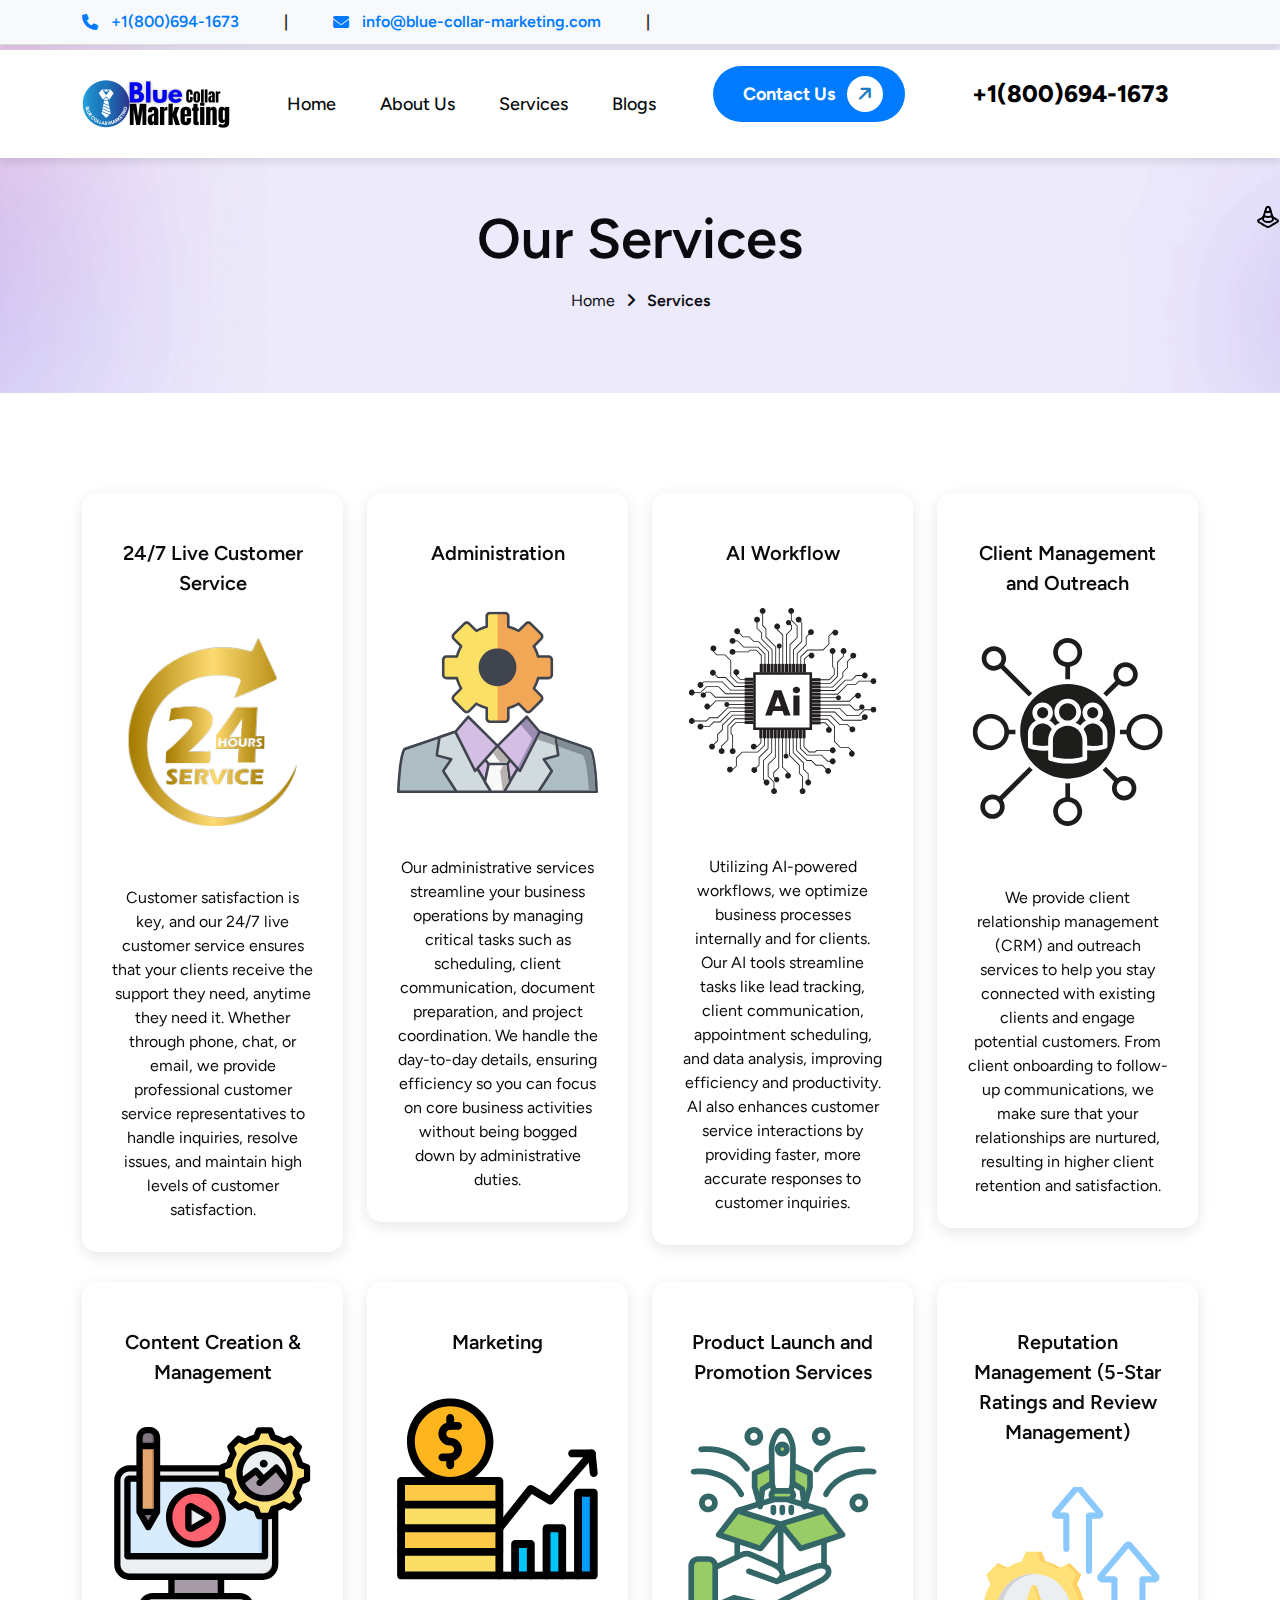
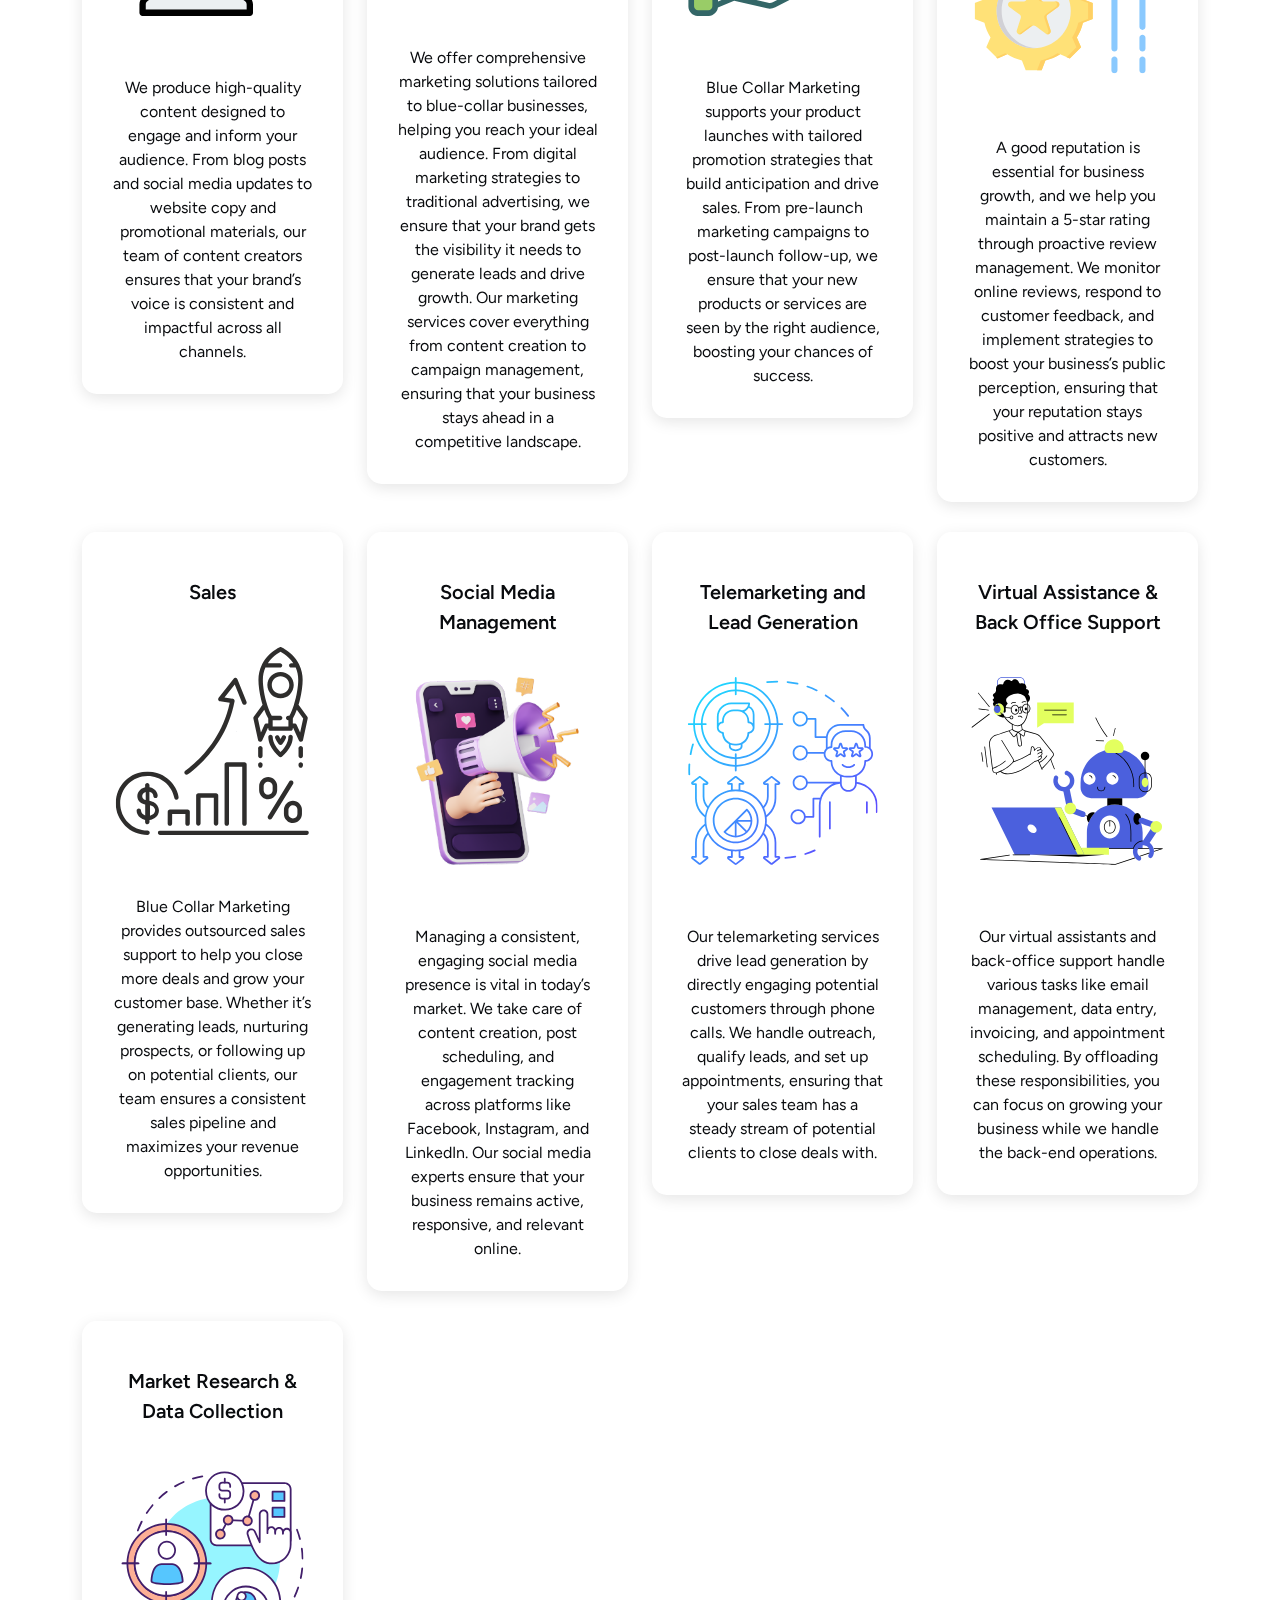
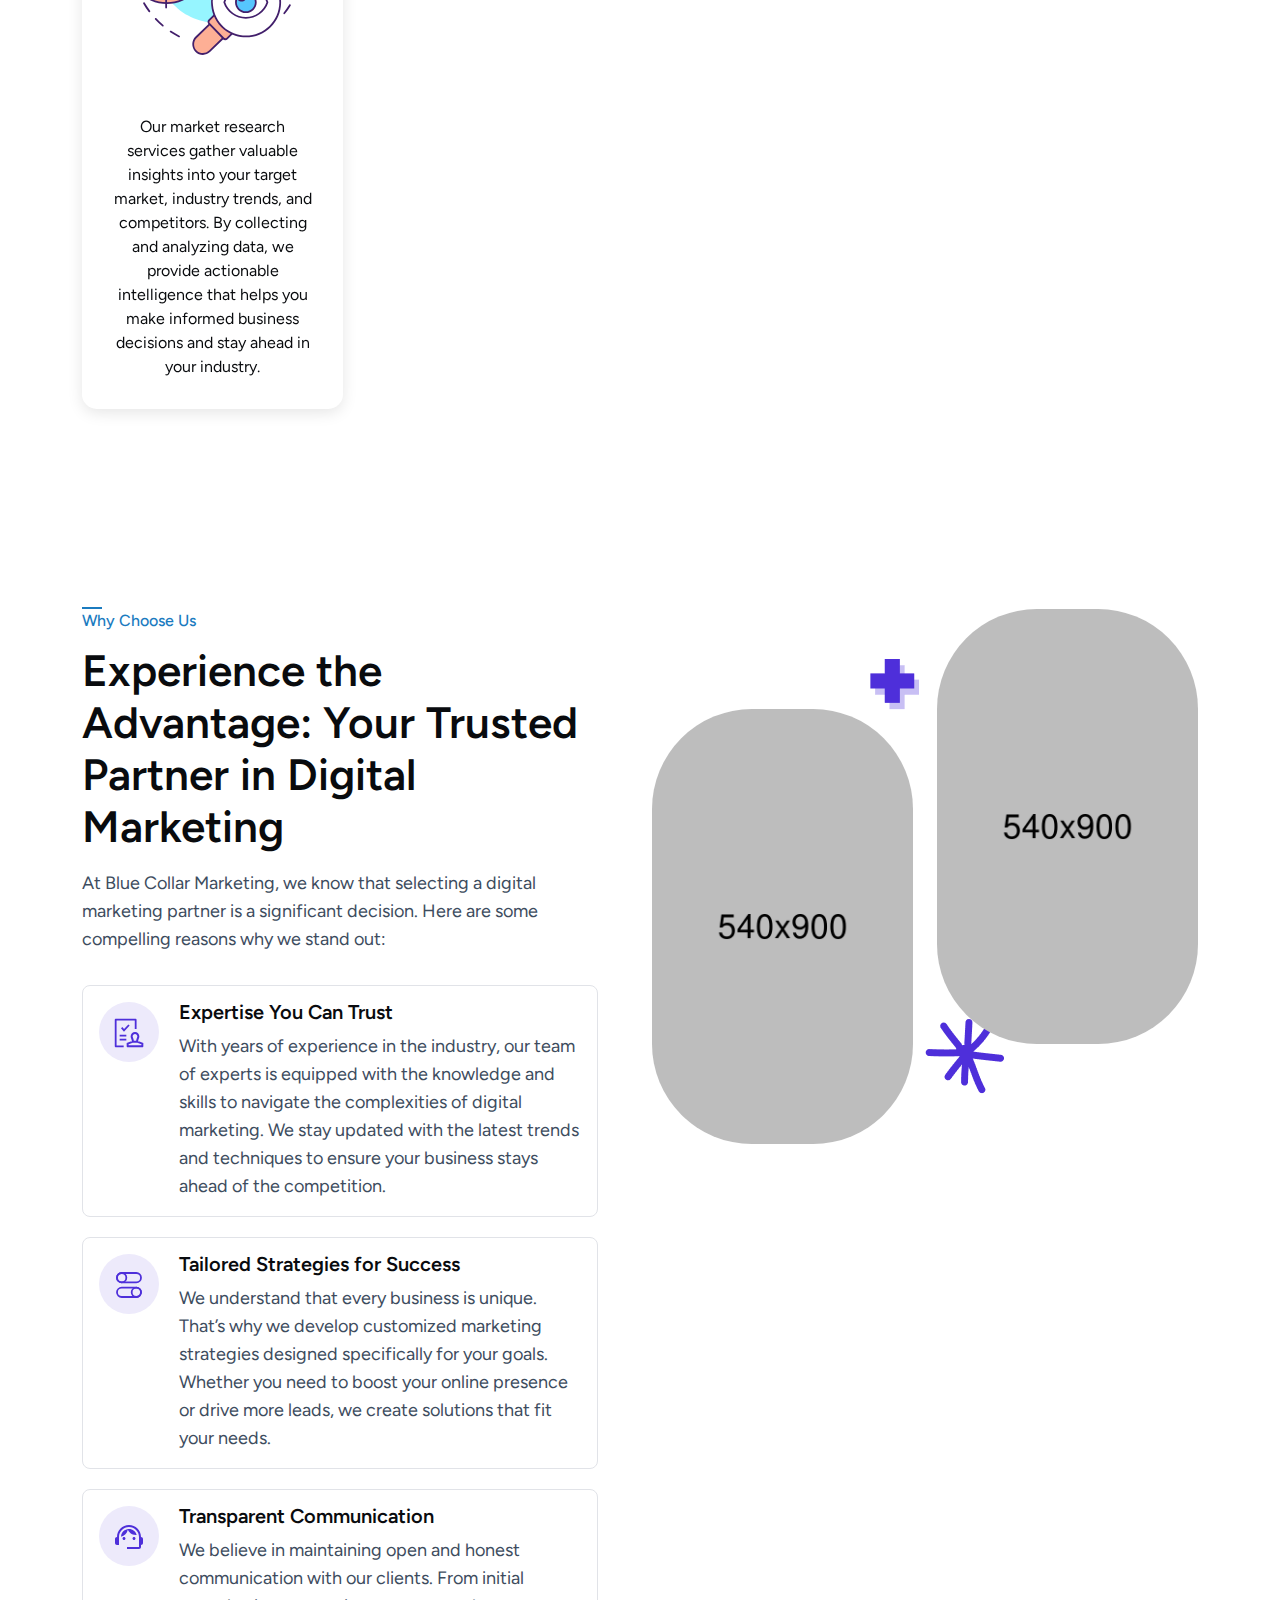
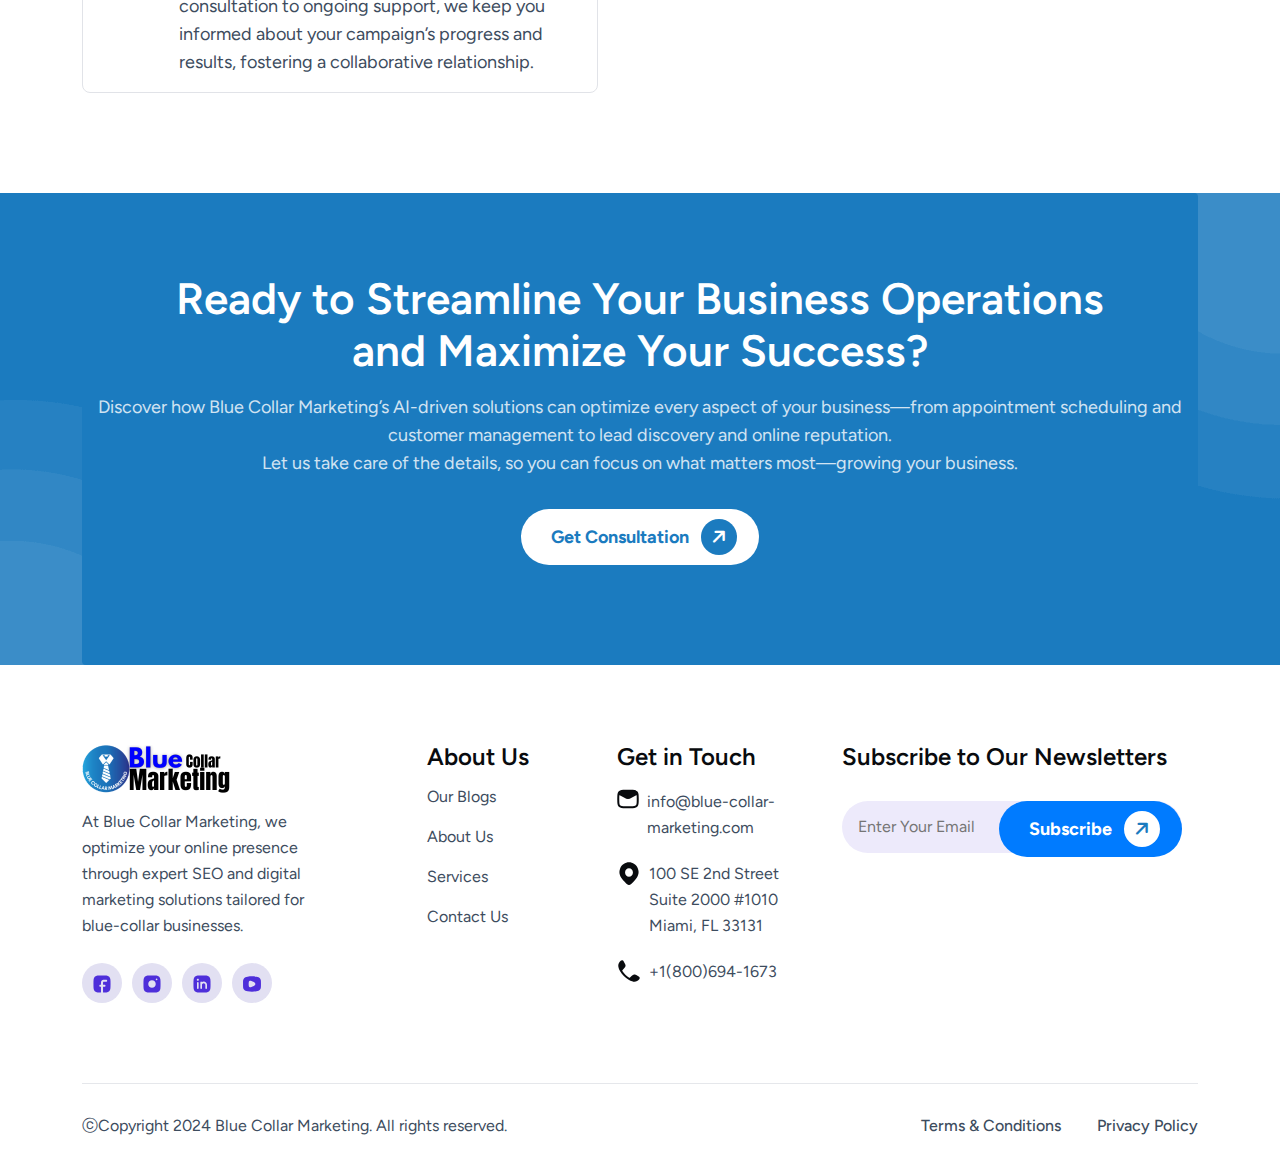
<file: service.html>
<!DOCTYPE html>
<html lang="en">
<head>
     <meta charset="UTF-8">
     <meta name="viewport" content="width=device-width, initial-scale=1.0">
     <title>Services - Blue Collar Marketing</title>

     <!--=====FAB ICON=======-->
    <link rel="shortcut icon" href="assets/img/logo/preloader.png" type="image/x-icon">

    <!--===== CSS LINK =======-->
    <link rel="stylesheet" href="assets/css/plugins/bootstrap.min.css">
    <link rel="stylesheet" href="assets/css/plugins/aos.css">
    <link rel="stylesheet" href="assets/css/plugins/fontawesome.css">
    <link rel="stylesheet" href="assets/css/plugins/magnific-popup.css">
    <link rel="stylesheet" href="assets/css/plugins/mobile.css">
    <link rel="stylesheet" href="assets/css/plugins/owlcarousel.min.css">
    <link rel="stylesheet" href="assets/css/plugins/sidebar.css">
    <link rel="stylesheet" href="assets/css/plugins/slick-slider.css">
    <link rel="stylesheet" href="assets/css/plugins/nice-select.css">
    <link rel="stylesheet" href="assets/css/main.css">

    <!--=====  JS SCRIPT LINK =======-->
    <script src="assets/js/plugins/jquery-3-6-0.min.js"></script>
</head>
<body class="homepage1-body">

<!--===== PRELOADER STARTS =======-->
<div class="preloader">
  <div class="loading-container">
    <div class="loading"></div>
    <div id="loading-icon"><img src="assets/img/logo/preloader.png" alt=""></div>
  </div>
</div>
<!--===== PRELOADER ENDS =======-->

<!--===== PROGRESS STARTS=======-->
<div class="paginacontainer">
     <div class="progress-wrap">
       <svg class="progress-circle svg-content" width="100%" height="100%" viewBox="-1 -1 102 102">
         <path d="M50,1 a49,49 0 0,1 0,98 a49,49 0 0,1 0,-98"/>
       </svg>
     </div>
   </div>
 <!--===== PROGRESS ENDS=======-->

   <!--=====HEADER START=======-->
   <header>
      <!-- Sticky Contact Info Section -->
  <div class="header-top sticky-contact-info d-none d-lg-block">
    <div class="container">
      <div class="row">
        <div class="col-12">
          <div class="contact-info">
            <!-- Phone Number Action Button -->
            <span>
              <i class="fa-solid fa-phone"></i> 
              <a href="tel:+18006941673">+1(800)694-1673</a>
            </span>

            <!-- Separator -->
            <span class="separator">|</span>

            <!-- Email Action Button -->
            <span>
              <i class="fa-solid fa-envelope"></i> 
              <a href="mailto:info@blue-collar-marketing.com">info@blue-collar-marketing.com</a>
            </span>

            <!-- Separator -->
            <span class="separator">|</span>

            <!-- Working Hours -->
            <!-- <span>
              <i class="fa-solid fa-clock"></i> 
              Mon - Fri 9:00 AM - 05:00 PM
            </span> -->
          </div>
        </div>
      </div>
    </div>
  </div>

  <!-- Existing Desktop Header -->
    <div class="header-area homepage1 header header-sticky d-none d-lg-block" id="header">
      <div class="container">
        <div class="row">
          <div class="col-lg-12">
            <div class="header-elements">
              <div class="site-logo">
                <a href="index.html"><img src="assets/img/logo/logo.png" alt=""></a>
              </div>
              <div class="main-menu">
                <ul>
                  <!-- Home -->
                  <li><a href="index.html">Home</a></li>
  
                  <!-- About Us -->
                  <li><a href="about.html">About Us</a></li>
  
                  <!-- Services -->
                  <li><a href="service.html">Services</a></li>
  
                  <!-- Blogs -->
                  <li><a href="blog.html">Blogs</a></li>

                </ul>
              </div>
  
              <div class="btn-area">
                <a href="contact.html" class="header-btn1">Contact Us <span><i class="fa-solid fa-arrow-right"></i></span></a>
              </div>

              <div class="btn-area">
                <div class="header-contact">+1(800)694-1673</div>
              </div>
            </div>
          </div>
        </div>
      </div>
    </div>
  </header>
  <!--=====HEADER END =======-->

  <!--===== MOBILE HEADER STARTS =======-->
  <div class="mobile-header mobile-header1 d-block d-lg-none">
    <div class="container-fluid">
      <div class="col-12">
        <div class="mobile-header-elements">
          <div class="mobile-logo">
            <a href="index.html"><img src="assets/img/logo/logo.png" alt=""></a>
          </div>
          <div class="mobile-nav-icon dots-menu">
            <i class="fa-solid fa-bars"></i>
          </div>
        </div>
      </div>
    </div>
  </div>
  
  <div class="mobile-sidebar mobile-sidebar1">
    <div class="logosicon-area">
      <div class="logos">
        <img src="assets/img/logo/logo.png" alt="">
      </div>
      <div class="menu-close">
        <i class="fa-solid fa-xmark"></i>
      </div>
     </div>
    <div class="mobile-nav mobile-nav1">
      <ul class="mobile-nav-list nav-list1">
        <!-- Home -->
        <li><a href="index.html">Home</a></li>
  
        <!-- About Us -->
        <li><a href="about.html">About Us</a></li>
  
        <!-- Services -->
        <li><a href="service.html">Services</a></li>
  
        <!-- Blogs -->
        <li><a href="blog.html">Blogs</a></li>

      </ul>
  
      <div class="allmobilesection">
        <a href="contact.html"  class="header-btn1">Contact Us <span><i class="fa-solid fa-arrow-right"></i></span></a>
        <div class="single-footer">
          <h3>Contact Info</h3>
          <div class="footer1-contact-info">
            <div class="contact-info-single">
              <div class="contact-info-icon">
                <i class="fa-solid fa-phone-volume"></i>
              </div>
              <div class="contact-info-text">
                <a href="tel:+1(800)694-1673">+1(800)694-1673</a>
              </div>
            </div>
  
            <div class="contact-info-single">
              <div class="contact-info-icon">
                <i class="fa-solid fa-envelope"></i>
              </div>
              <div class="contact-info-text">
                <a href="mailto:info@blue-collar-marketing.com">info@blue-collar-marketing.com</a>
              </div>
            </div>
  
            <div class="single-footer">
              <h3>Our Location</h3>
              
              <div class="contact-info-single">
                <div class="contact-info-icon">
                  <i class="fa-solid fa-location-dot"></i>
                </div>
                <div class="contact-info-text">
                  <a href="mailto:info@blue-collar-marketing.com" >100 SE 2nd Street, Suite 2000 #1010, <br> Miami, FL 33131, USA</a>
                </div>
              </div>
  
            </div>
            <div class="single-footer">
              <h3>Social Links</h3>
              
              <div class="social-links-mobile-menu">
                <ul>
                  <li><a href="#"><i class="fa-brands fa-facebook-f"></i></a></li>
                  <li><a href="#"><i class="fa-brands fa-instagram"></i></a></li>
                  <li><a href="#"><i class="fa-brands fa-linkedin-in"></i></a></li>
                  <li><a href="#"><i class="fa-brands fa-youtube"></i></a></li>
                </ul>
              </div>
            </div>
          </div>
        </div>
       </div>
    </div>
  </div>
</div> 
<!--===== MOBILE HEADER ENDS =======-->

<!--===== HERO AREA STARTS =======-->
<div class="about-header-area" style="background-image: url(assets/img/bg/inner-header.png); background-repeat: no-repeat; background-size: cover; background-position: center;">
    <!-- <img src="assets/img/elements/elements1.png" alt="" class="elements1 aniamtion-key-1"> -->
    <img src="assets/img/elements/star2.png" alt="" class="star2 keyframe5">
    <div class="container">
        <div class="row">
            <div class="col-lg-5 m-auto">
                <div class="about-inner-header heading9 text-center">
                    <h1>Our Services</h1>
                    <a href="index.html">Home <i class="fa-solid fa-angle-right"></i> <span>Services</span></a>
                </div>
            </div>
        </div>
    </div>
</div>
<!--===== HERO AREA ENDS =======-->

<!--===== SERVICE AREA STARTS =======-->

<div class="service1-section-area sp2">
  <div class="container">
    <div class="row">
      <div class="col-lg-12">
        <div class="service-all-boxes-area1">
          <div class="row">
            <div class="col-lg-3 col-md-6">
              <div class="service-boxarea" style="background: rgba(255, 255, 255, 0.1); backdrop-filter: blur(10px); border-radius: 15px; padding: 30px; box-shadow: 0 4px 15px rgba(0, 0, 0, 0.1); transition: transform 0.3s ease, box-shadow 0.3s ease;">
                <a href="#">24/7 Live Customer Service</a>
                <div class="space40"></div>
                <img src="assets/img/icons/live_support.svg" alt="">
                <div class="space40"></div>
                <p>Customer satisfaction is key, and our 24/7 live customer service ensures that your clients receive the support they need, anytime they need it. Whether through phone, chat, or email, we provide professional customer service representatives to handle inquiries, resolve issues, and maintain high levels of customer satisfaction.</p>
              </div>
            </div>
            

            <div class="col-lg-3 col-md-6">
              <div class="service-boxarea" style="background: rgba(255, 255, 255, 0.1); backdrop-filter: blur(10px); border-radius: 15px; padding: 30px; box-shadow: 0 4px 15px rgba(0, 0, 0, 0.1); transition: transform 0.3s ease, box-shadow 0.3s ease;">
                <a href="#">Administration</a>
                <div class="space40"></div>
                <img src="assets/img/icons/adminstration.svg" alt="">
                <div class="space40"></div>
                <p>Our administrative services streamline your business operations by managing critical tasks such as scheduling, client communication, document preparation, and project coordination. We handle the day-to-day details, ensuring efficiency so you can focus on core business activities without being bogged down by administrative duties.</p>
              </div>
            </div>

            <div class="col-lg-3 col-md-6">
              <div class="service-boxarea" style="background: rgba(255, 255, 255, 0.1); backdrop-filter: blur(10px); border-radius: 15px; padding: 30px; box-shadow: 0 4px 15px rgba(0, 0, 0, 0.1); transition: transform 0.3s ease, box-shadow 0.3s ease;">
                <a href="#">AI Workflow</a>
                <div class="space40"></div>
                <img src="assets/img/icons/ai_workflow.svg" alt="">
                <div class="space40"></div>
                <p>Utilizing AI-powered workflows, we optimize business processes internally and for clients. Our AI tools streamline tasks like lead tracking, client communication, appointment scheduling, and data analysis, improving efficiency and productivity. AI also enhances customer service interactions by providing faster, more accurate responses to customer inquiries.</p>
              </div>
            </div>

            <div class="col-lg-3 col-md-6">
              <div class="service-boxarea" style="background: rgba(255, 255, 255, 0.1); backdrop-filter: blur(10px); border-radius: 15px; padding: 30px; box-shadow: 0 4px 15px rgba(0, 0, 0, 0.1); transition: transform 0.3s ease, box-shadow 0.3s ease;">
                <a href="#">Client Management and Outreach</a>
                <div class="space40"></div>
                <img src="assets/img/icons/client_manage.svg" alt="">
                <div class="space40"></div>
                <p>We provide client relationship management (CRM) and outreach services to help you stay connected with existing clients and engage potential customers. From client onboarding to follow-up communications, we make sure that your relationships are nurtured, resulting in higher client retention and satisfaction.</p>
              </div>
            </div>

            <div class="col-lg-3 col-md-6">
              <div class="service-boxarea" style="background: rgba(255, 255, 255, 0.1); backdrop-filter: blur(10px); border-radius: 15px; padding: 30px; box-shadow: 0 4px 15px rgba(0, 0, 0, 0.1); transition: transform 0.3s ease, box-shadow 0.3s ease;">
                <a href="#">Content Creation & Management</a>
                <div class="space40"></div>
                <img src="assets/img/icons/content_creation.svg" alt="">
                <div class="space40"></div>
                <p>We produce high-quality content designed to engage and inform your audience. From blog posts and social media updates to website copy and promotional materials, our team of content creators ensures that your brand’s voice is consistent and impactful across all channels.</p>
              </div>
            </div>

            <div class="col-lg-3 col-md-6">
              <div class="service-boxarea" style="background: rgba(255, 255, 255, 0.1); backdrop-filter: blur(10px); border-radius: 15px; padding: 30px; box-shadow: 0 4px 15px rgba(0, 0, 0, 0.1); transition: transform 0.3s ease, box-shadow 0.3s ease;">
                <a href="#">Marketing</a>
                <div class="space40"></div>
                <img src="assets/img/icons/marketing.svg" alt="">
                <div class="space40"></div>
                <p>We offer comprehensive marketing solutions tailored to blue-collar businesses, helping you reach your ideal audience. From digital marketing strategies to traditional advertising, we ensure that your brand gets the visibility it needs to generate leads and drive growth. Our marketing services cover everything from content creation to campaign management, ensuring that your business stays ahead in a competitive landscape.</p>
              </div>
            </div>

            <div class="col-lg-3 col-md-6">
              <div class="service-boxarea" style="background: rgba(255, 255, 255, 0.1); backdrop-filter: blur(10px); border-radius: 15px; padding: 30px; box-shadow: 0 4px 15px rgba(0, 0, 0, 0.1); transition: transform 0.3s ease, box-shadow 0.3s ease;">
                <a href="#">Product Launch and Promotion Services</a>
                <div class="space40"></div>
                <img src="assets/img/icons/product_launch.svg" alt="">
                <div class="space40"></div>
                <p>Blue Collar Marketing supports your product launches with tailored promotion strategies that build anticipation and drive sales. From pre-launch marketing campaigns to post-launch follow-up, we ensure that your new products or services are seen by the right audience, boosting your chances of success.</p>
              </div>
            </div>

            <div class="col-lg-3 col-md-6">
              <div class="service-boxarea" style="background: rgba(255, 255, 255, 0.1); backdrop-filter: blur(10px); border-radius: 15px; padding: 30px; box-shadow: 0 4px 15px rgba(0, 0, 0, 0.1); transition: transform 0.3s ease, box-shadow 0.3s ease;">
                <a href="#">Reputation Management (5-Star Ratings and Review Management)</a>
                <div class="space40"></div>
                <img src="assets/img/icons/reputation_management.svg" alt="">
                <div class="space40"></div>
                <p>A good reputation is essential for business growth, and we help you maintain a 5-star rating through proactive review management. We monitor online reviews, respond to customer feedback, and implement strategies to boost your business’s public perception, ensuring that your reputation stays positive and attracts new customers.</p>
              </div>
            </div>

            <div class="col-lg-3 col-md-6">
              <div class="service-boxarea" style="background: rgba(255, 255, 255, 0.1); backdrop-filter: blur(10px); border-radius: 15px; padding: 30px; box-shadow: 0 4px 15px rgba(0, 0, 0, 0.1); transition: transform 0.3s ease, box-shadow 0.3s ease;">
                <a href="#">Sales</a>
                <div class="space40"></div>
                <img src="assets/img/icons/sales.svg" alt="">
                <div class="space40"></div>
                <p>Blue Collar Marketing provides outsourced sales support to help you close more deals and grow your customer base. Whether it’s generating leads, nurturing prospects, or following up on potential clients, our team ensures a consistent sales pipeline and maximizes your revenue opportunities.</p>
              </div>
            </div>

            <div class="col-lg-3 col-md-6">
              <div class="service-boxarea" style="background: rgba(255, 255, 255, 0.1); backdrop-filter: blur(10px); border-radius: 15px; padding: 30px; box-shadow: 0 4px 15px rgba(0, 0, 0, 0.1); transition: transform 0.3s ease, box-shadow 0.3s ease;">
                <a href="#">Social Media Management</a>
                <div class="space40"></div>
                <img src="assets/img/icons/social_media_manage.svg" alt="">
                <div class="space40"></div>
                <p>Managing a consistent, engaging social media presence is vital in today’s market. We take care of content creation, post scheduling, and engagement tracking across platforms like Facebook, Instagram, and LinkedIn. Our social media experts ensure that your business remains active, responsive, and relevant online.</p>
              </div>
            </div>

            <div class="col-lg-3 col-md-6">
              <div class="service-boxarea" style="background: rgba(255, 255, 255, 0.1); backdrop-filter: blur(10px); border-radius: 15px; padding: 30px; box-shadow: 0 4px 15px rgba(0, 0, 0, 0.1); transition: transform 0.3s ease, box-shadow 0.3s ease;">
                <a href="#">Telemarketing and Lead Generation</a>
                <div class="space40"></div>
                <img src="assets/img/icons/telemarketing.svg" alt="">
                <div class="space40"></div>
                <p>Our telemarketing services drive lead generation by directly engaging potential customers through phone calls. We handle outreach, qualify leads, and set up appointments, ensuring that your sales team has a steady stream of potential clients to close deals with.</p>
              </div>
            </div>

            <div class="col-lg-3 col-md-6">
              <div class="service-boxarea" style="background: rgba(255, 255, 255, 0.1); backdrop-filter: blur(10px); border-radius: 15px; padding: 30px; box-shadow: 0 4px 15px rgba(0, 0, 0, 0.1); transition: transform 0.3s ease, box-shadow 0.3s ease;">
                <a href="#">Virtual Assistance & Back Office Support</a>
                <div class="space40"></div>
                <img src="assets/img/icons/virtual_assistance.svg" alt="">
                <div class="space40"></div>
                <p>Our virtual assistants and back-office support handle various tasks like email management, data entry, invoicing, and appointment scheduling. By offloading these responsibilities, you can focus on growing your business while we handle the back-end operations.</p>
              </div>
            </div>

            <div class="col-lg-3 col-md-6">
              <div class="service-boxarea" style="background: rgba(255, 255, 255, 0.1); backdrop-filter: blur(10px); border-radius: 15px; padding: 30px; box-shadow: 0 4px 15px rgba(0, 0, 0, 0.1); transition: transform 0.3s ease, box-shadow 0.3s ease;">
                <a href="#">Market Research & Data Collection</a>
                <div class="space40"></div>
                <img src="assets/img/icons/market_research.svg" alt="">
                <div class="space40"></div>
                <p>Our market research services gather valuable insights into your target market, industry trends, and competitors. By collecting and analyzing data, we provide actionable intelligence that helps you make informed business decisions and stay ahead in your industry.</p>
              </div>
            </div>

          </div>
        </div>
      </div>
    </div>
  </div>
</div>

<!--===== SERVICE AREA ENDS =======-->

<!--===== WORK AREA STARTS =======-->
<div class="works-inner-section-area sp1">
  <div class="container">
      <div class="row">
          <div class="col-lg-6">
              <div class="works-header-area heading2">
                  <h5>Why Choose Us</h5>
                  <h2>Experience the Advantage: Your Trusted Partner in Digital Marketing</h2>
                  <p>At Blue Collar Marketing, we know that selecting a digital marketing partner is a significant decision. Here are some compelling reasons why we stand out:</p>
                  <div class="space32"></div>
                  <div class="works-content-box">
                      <div class="icons">
                          <img src="assets/img/icons/works-icons7.svg" alt="">
                      </div>
                      <div class="content">
                          <a href="case.html">Expertise You Can Trust</a>
                          <p>With years of experience in the industry, our team of experts is equipped with the knowledge and skills to navigate the complexities of digital marketing. We stay updated with the latest trends and techniques to ensure your business stays ahead of the competition. </p>
                      </div>
                  </div>
                  <div class="space20"></div>
                  <div class="works-content-box">
                      <div class="icons">
                          <img src="assets/img/icons/works-icons8.svg" alt="">
                      </div>
                      <div class="content">
                          <a href="case-single.html">Tailored Strategies for Success</a>
                          <p>We understand that every business is unique. That’s why we develop customized marketing strategies designed specifically for your goals. Whether you need to boost your online presence or drive more leads, we create solutions that fit your needs. </p>
                      </div>
                  </div>
                  <div class="space20"></div>
                  <div class="works-content-box">
                      <div class="icons">
                          <img src="assets/img/icons/works-icons9.svg" alt="">
                      </div>
                      <div class="content">
                          <a href="case-single.html">Transparent Communication</a>
                          <p>We believe in maintaining open and honest communication with our clients. From initial consultation to ongoing support, we keep you informed about your campaign’s progress and results, fostering a collaborative relationship. </p>
                      </div>
                  </div>
              </div>
          </div>
          <div class="col-lg-6">
              <div class="about-all-images-area">
                  <img src="assets/img/elements/elements14.png" alt="" class="elements12 keyframe5">
                  <img src="assets/img/elements/elements15.png" alt="" class="elements13 keyframe5">
                  <div class="row">
                    <div class="col-lg-6 col-md-6">
                      <div class="img1 image-anime">
                          <div class="space100"></div>
                        <img src="assets/img/all-images/about-img6.png" alt="">
                      </div>
                    </div>
                    <div class="col-lg-6 col-md-6">
                      <div class="img2 image-anime">
                        <img src="assets/img/all-images/about-img5.png" alt="">
                      </div>
                    </div>
                  </div>
                </div>
          </div>
      </div>
  </div>
</div>
<!--===== WORK AREA ENDS =======-->

<!--===== CTA AREA STARTS =======-->
<div class="cta-section-area">
  <img src="assets/img/bg/cta-bg1.png" alt="" class="cta-bg1 aniamtion-key-2">
  <img src="assets/img/bg/cta-bg2.png" alt="" class="cta-bg2 aniamtion-key-1">
  <div class="container">
    <div class="row">
      <div class="col-lg-12 m-auto">  
        <div class="cta-header-area text-center sp4 heading2">
          <h2>Ready to Streamline Your Business Operations <br class="d-md-block d-none"> and Maximize Your Success?</h2>
          <p>
            Discover how Blue Collar Marketing’s AI-driven solutions can optimize every aspect of your business—from appointment scheduling 
            and customer management to lead discovery and online reputation. <br class="d-md-block d-none"> 
            Let us take care of the details, so you can focus on what matters most—growing your business.
          </p>
          <div class="btn-area text-center">
            <a href="contact.html" class="header-btn1">Get Consultation <span><i class="fa-solid fa-arrow-right"></i></span></a>
          </div>
        </div>
      </div>
    </div>
  </div>
</div>
<!--===== CTA AREA ENDS =======-->

<!--===== FOOTER AREA STARTS =======-->
<div class="footer1-section-area">
  <div class="container">
    <div class="row">
      <div class="col-lg-3 col-md-6">
        <div class="footer-logo-area">
          <img src="assets/img/logo/logo.png" alt="">
          <p>At Blue Collar Marketing, we optimize your online presence through expert SEO and digital marketing solutions tailored for blue-collar businesses.</p>
          <ul>
            <li><a href="#"><img src="assets/img/icons/facebook.svg" alt=""></a></li>
            <li><a href="#"><img src="assets/img/icons/instagram.svg" alt=""></a></li>
            <li><a href="#"><img src="assets/img/icons/linkedin.svg" alt=""></a></li>
            <li><a href="#"><img src="assets/img/icons/youtube.svg" alt=""></a></li>
          </ul>
        </div>
      </div>

      <div class="col-lg-2 col-md-6">
        <div class="footer-logo-area1">
          <h3>About Us</h3>
          <ul>
            <li><a href="blog.html">Our Blogs</a></li>
            <li><a href="about.html">About Us</a></li>
            <li><a href="service.html">Services</a></li>
            <li><a href="contact.html">Contact Us</a></li>
          </ul>
        </div>
      </div>

      <div class="col-lg-3 col-md-6">
        <div class="footer-logo-area2">
          <h3>Get in Touch</h3>
          <ul>
            <li><a href="mailto:info@blue-collar-marketing.com"><img src="assets/img/icons/email.svg" alt=""><span>info@blue-collar-marketing.com</span></a></li>
            <li><a href="#"><img src="assets/img/icons/location.svg" alt=""><span>100 SE 2nd Street <br class="d-lg-block d-none"> Suite 2000 #1010 <br class="d-lg-block d-none"> Miami, FL 33131</span></a></li>
            <li><a href="tel:+1(800)694-1673"><img src="assets/img/icons/phone.svg" alt=""><span>+1(800)694-1673</span></a></li>
          </ul>
        </div>
      </div>

      <div class="col-lg-4 col-md-6">
        <div class="footer-logo-area3">
          <h3>Subscribe to Our Newsletters</h3>
          <form action="#">
            <input type="text" placeholder="Enter Your Email">
            <button class="header-btn1">Subscribe <span><i class="fa-solid fa-arrow-right"></i></span></button>
          </form>
        </div>
      </div>
    </div>
    <div class="space80 d-lg-block d-none"></div>
    <div class="space40 d-lg-none d-block"></div>
    <div class="row">
      <div class="col-lg-12">
        <div class="copyright-area">
          <div class="pera">
            <p>ⓒCopyright 2024 Blue Collar Marketing. All rights reserved.</p>
          </div>
          <ul>
            <li><a href="#">Terms & Conditions</a></li>
            <li><a href="#" class="m-0">Privacy Policy</a></li>
          </ul>
        </div>
      </div>
    </div>
  </div>
</div>
<!--===== FOOTER AREA ENDS =======-->

<!--===== JS SCRIPT LINK =======-->
<script src="assets/js/plugins/bootstrap.min.js"></script>
<script src="assets/js/plugins/fontawesome.js"></script>
<script src="assets/js/plugins/aos.js"></script>
<script src="assets/js/plugins/counter.js"></script>
<script src="assets/js/plugins/gsap.min.js"></script>
<script src="assets/js/plugins/ScrollTrigger.min.js"></script>
<script src="assets/js/plugins/Splitetext.js"></script>
<script src="assets/js/plugins/sidebar.js"></script>
<script src="assets/js/plugins/magnific-popup.js"></script>
<script src="assets/js/plugins/mobilemenu.js"></script>
<script src="assets/js/plugins/owlcarousel.min.js"></script>
<script src="assets/js/plugins/gsap-animation.js"></script>
<script src="assets/js/plugins/nice-select.js"></script>
<script src="assets/js/plugins/waypoints.js"></script>
<script src="assets/js/plugins/slick-slider.js"></script>
<script src="assets/js/plugins/circle-progress.js"></script>
<script src="assets/js/main.js"></script>

</body>
</html>
</file>
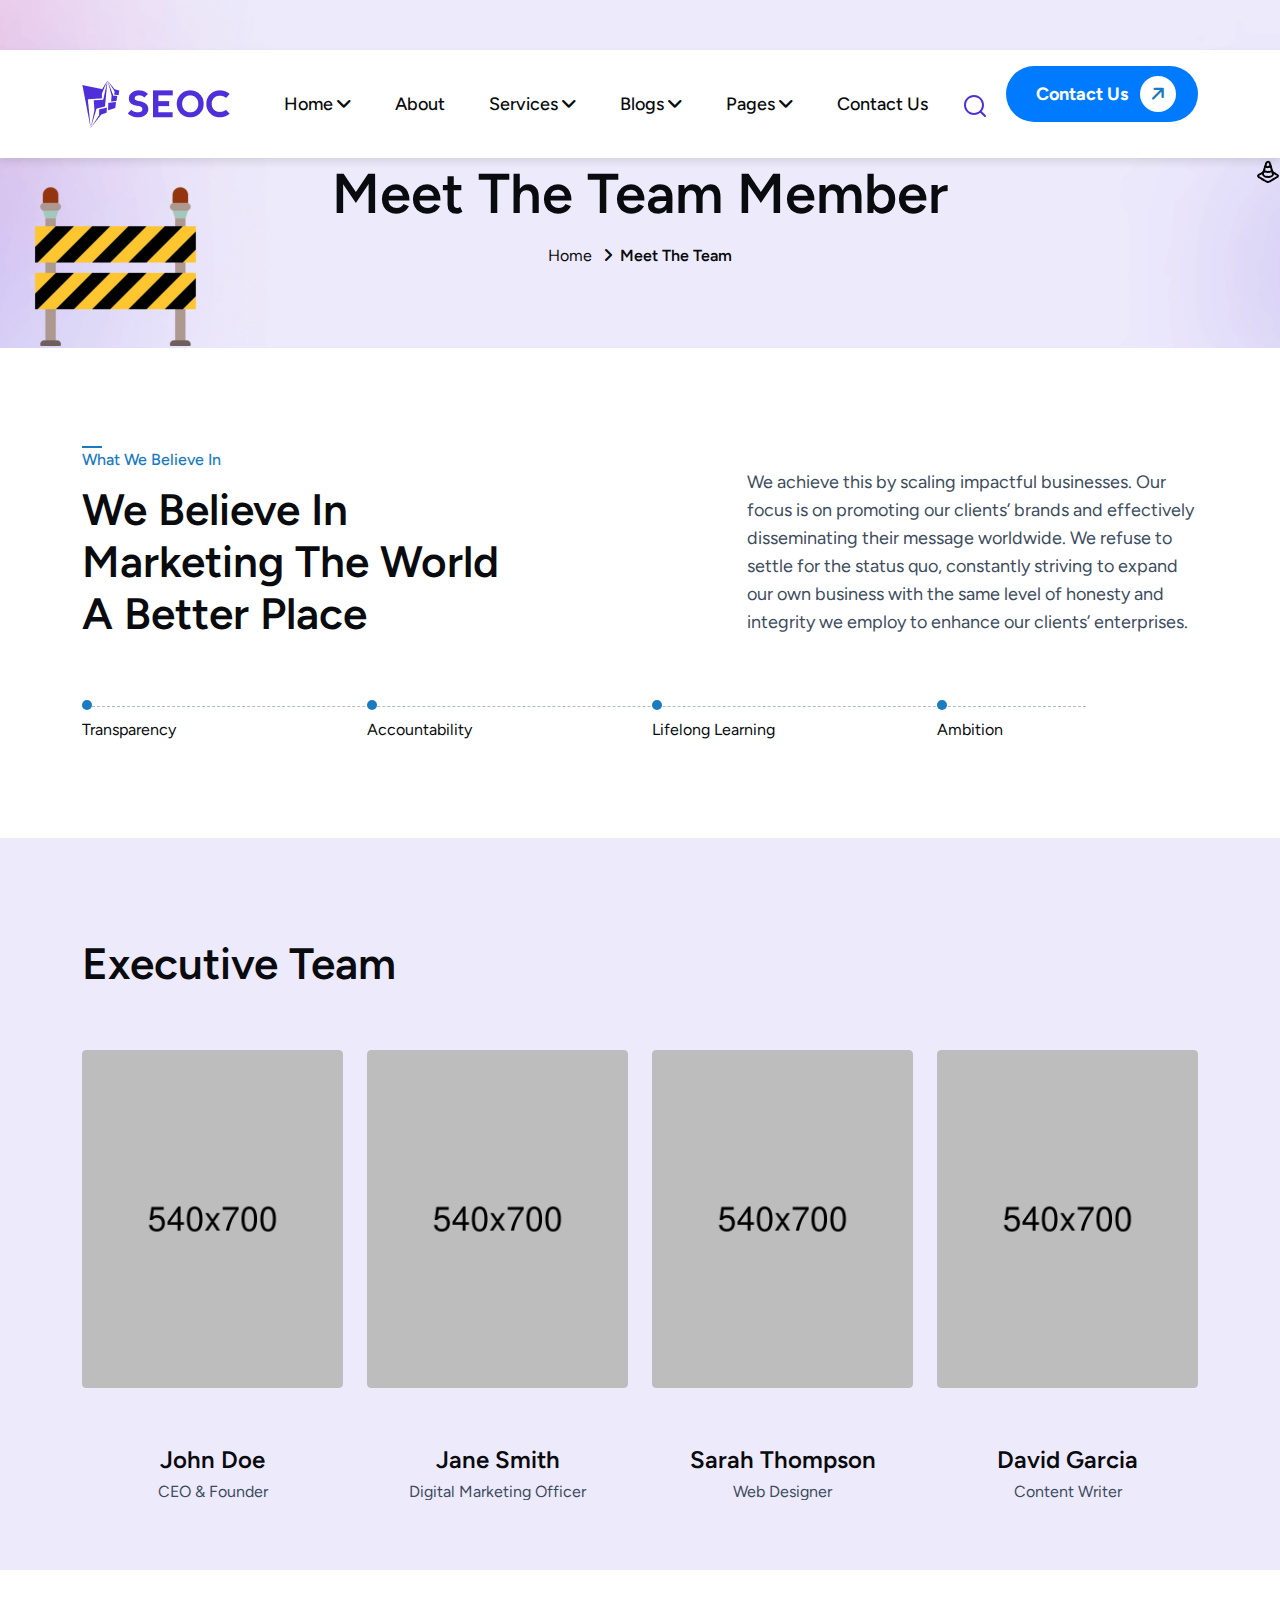
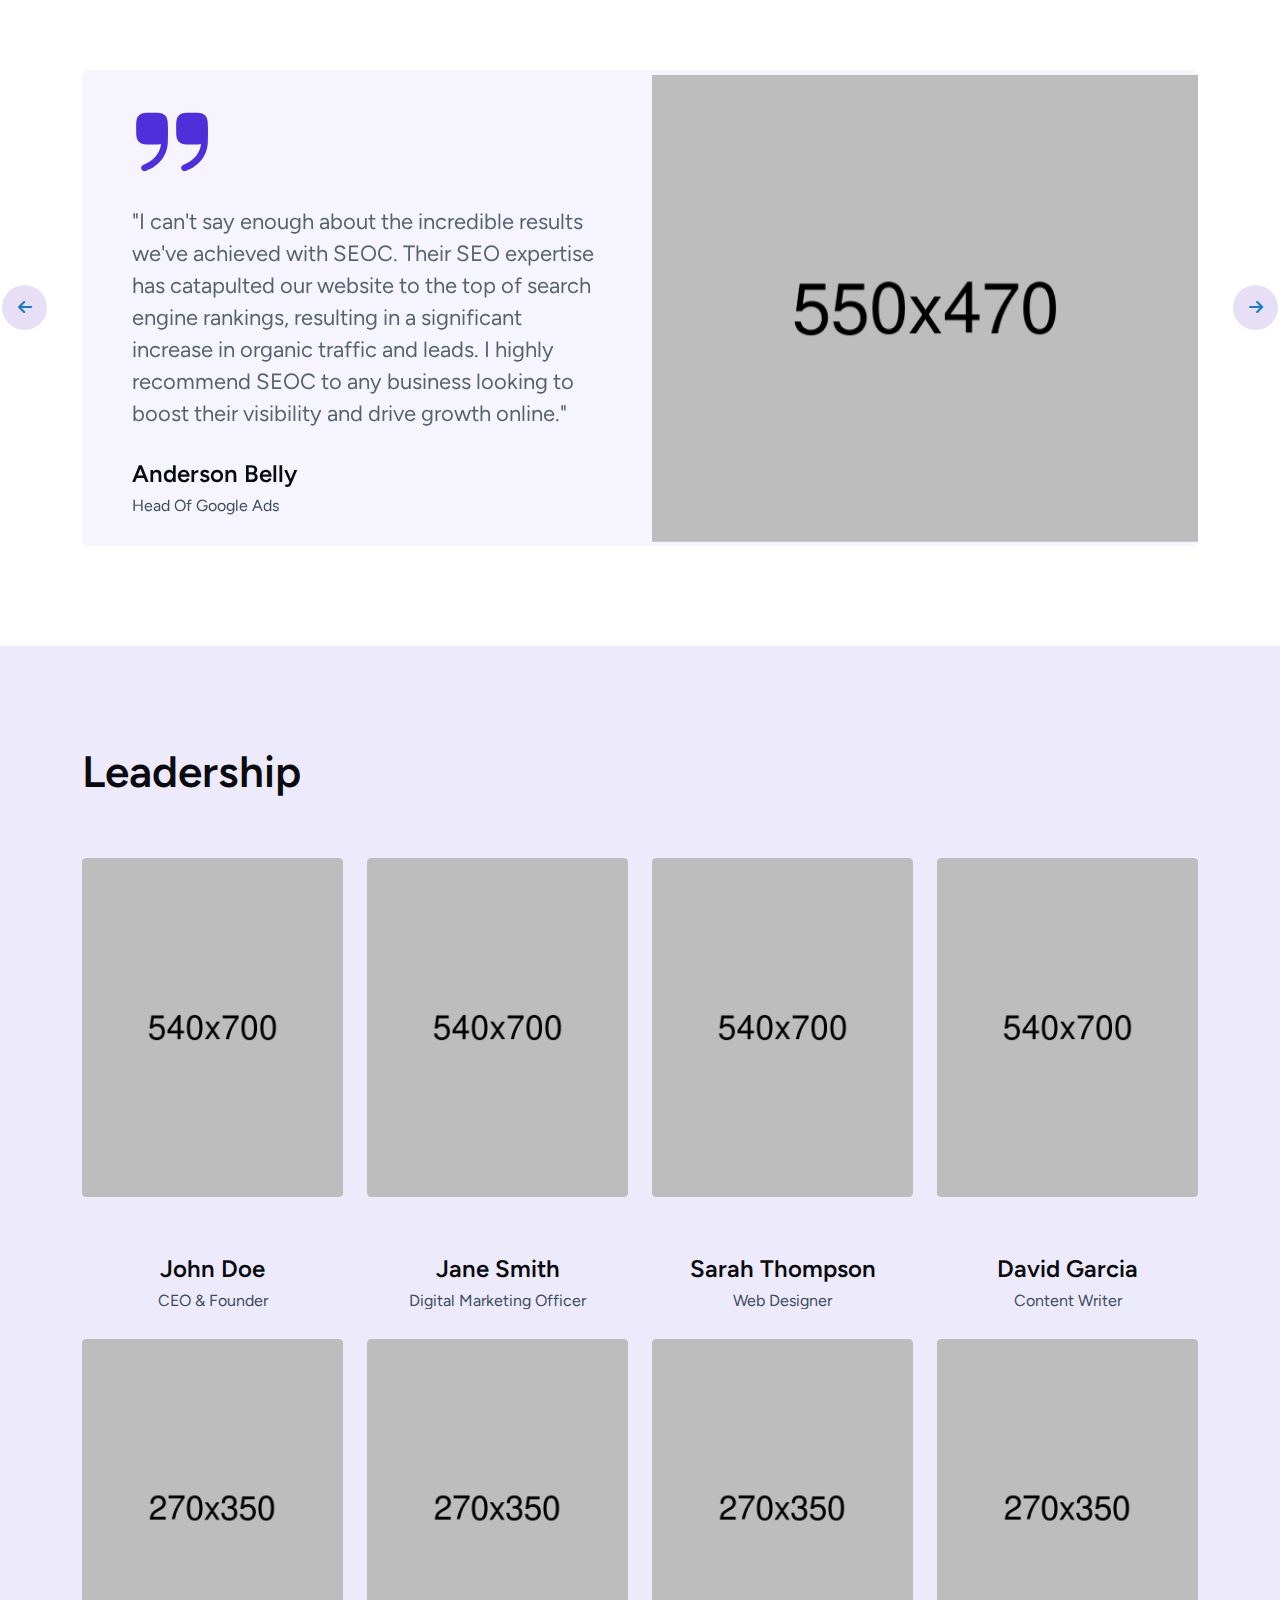
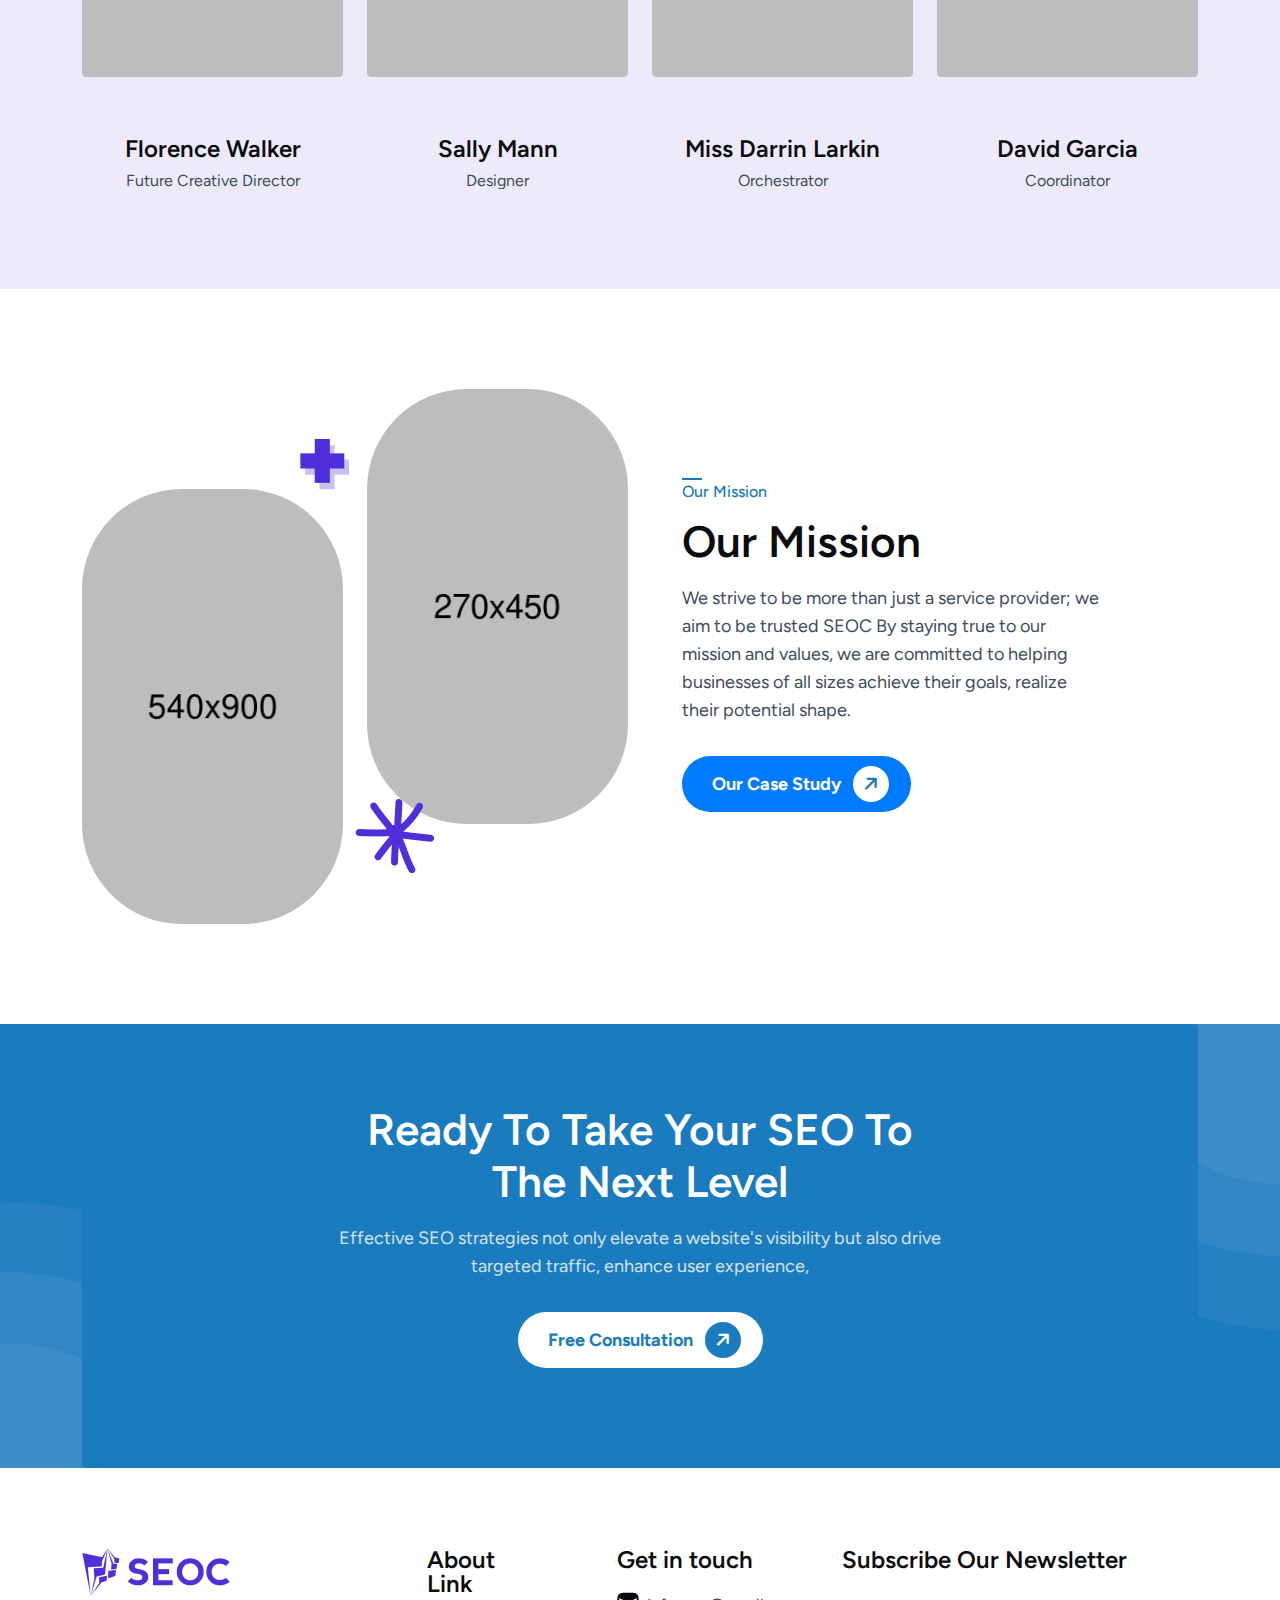
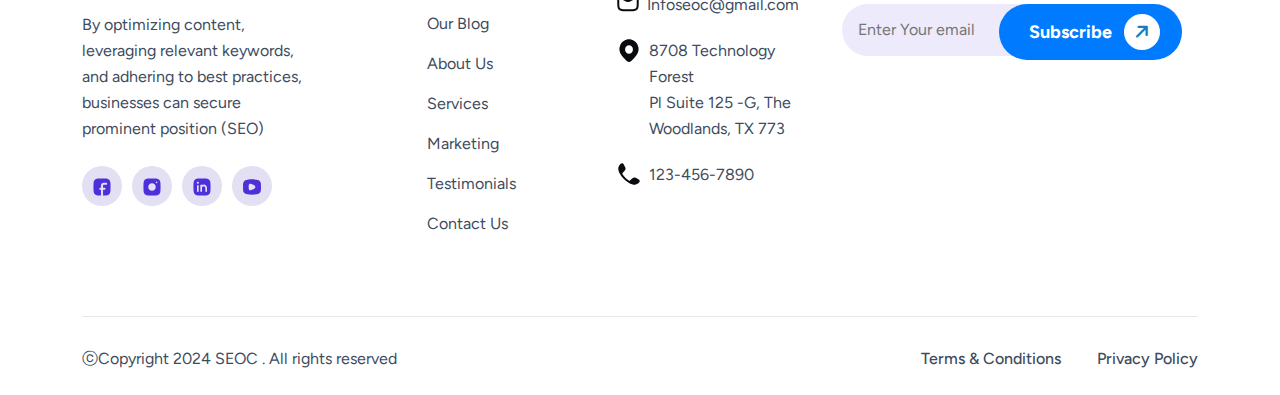
<file: team.html>
<!DOCTYPE html>
<html lang="en">
<head>
     <meta charset="UTF-8">
     <meta name="viewport" content="width=device-width, initial-scale=1.0">
     <title>SEO - Digital Marketing Agency</title>

     <!--=====FAB ICON=======-->
    <link rel="shortcut icon" href="assets/img/logo/fav-logo1.png" type="image/x-icon">

    <!--===== CSS LINK =======-->
    <link rel="stylesheet" href="assets/css/plugins/bootstrap.min.css">
    <link rel="stylesheet" href="assets/css/plugins/aos.css">
    <link rel="stylesheet" href="assets/css/plugins/fontawesome.css">
    <link rel="stylesheet" href="assets/css/plugins/magnific-popup.css">
    <link rel="stylesheet" href="assets/css/plugins/mobile.css">
    <link rel="stylesheet" href="assets/css/plugins/owlcarousel.min.css">
    <link rel="stylesheet" href="assets/css/plugins/sidebar.css">
    <link rel="stylesheet" href="assets/css/plugins/slick-slider.css">
    <link rel="stylesheet" href="assets/css/plugins/nice-select.css">
    <link rel="stylesheet" href="assets/css/main.css">

    <!--=====  JS SCRIPT LINK =======-->
    <script src="assets/js/plugins/jquery-3-6-0.min.js"></script>
</head>
<body class="homepage1-body">

<!--===== PRELOADER STARTS =======-->
<div class="preloader">
  <div class="loading-container">
    <div class="loading"></div>
    <div id="loading-icon"><img src="assets/img/logo/preloader.png" alt=""></div>
  </div>
</div>
<!--===== PRELOADER ENDS =======-->

<!--===== PROGRESS STARTS=======-->
<div class="paginacontainer">
     <div class="progress-wrap">
       <svg class="progress-circle svg-content" width="100%" height="100%" viewBox="-1 -1 102 102">
         <path d="M50,1 a49,49 0 0,1 0,98 a49,49 0 0,1 0,-98"/>
       </svg>
     </div>
   </div>
 <!--===== PROGRESS ENDS=======-->

   <!--=====HEADER START=======-->
  <header>
    <div class="header-area homepage1 header header-sticky d-none d-lg-block " id="header">
      <div class="container">
        <div class="row">
          <div class="col-lg-12">
            <div class="header-elements">
              <div class="site-logo">
                <a href="index.html"><img src="assets/img/logo/logo1.png" alt=""></a>
              </div>
              <div class="main-menu">
                <ul>
                  <li><a href="#">Home <i class="fa-solid fa-angle-down"></i></a>
                    <div class="tp-submenu">
                      <div class="row">
                         <div class="col-lg-12">
                          <div class="all-images-menu">
                            <div class="images">
                              <div class="homemenu-thumb">
                                <div class="img1">
                                <img src="assets/img/all-images/demo-img1.png" alt="">
                                </div>
                          
                                 <div class="homemenu-btn">
                                    <a class="header-btn1" href="index.html">Multi Page <span><i class="fa-solid fa-arrow-right"></i></span></a>
                                    <div class="space16"></div>
                                    <a class="header-btn1" href="single-index1.html" target="_blank">One Page <span><i class="fa-solid fa-arrow-right"></i></span></a>
                                 </div>
                              </div>
                              <div class="space20"></div>
                            </div>

                            <div class="images">
                              <div class="homemenu-thumb">
                                <div class="img1">
                                <img src="assets/img/all-images/demo-img2.png" alt="">
                                </div>
                                 <div class="homemenu-btn">
                                    <a class="header-btn1" href="index2.html"> Multi Page <span><i class="fa-solid fa-arrow-right"></i></span></a>
                                    <div class="space16"></div>
                                    <a class="header-btn1" href="single-index2.html" target="_blank"> One Page <span><i class="fa-solid fa-arrow-right"></i></span></a>
                                 </div>
                              </div>
                              <div class="space20"></div>
                            </div>

                            <div class="images">
                              <div class="homemenu-thumb">
                                <div class="img1">
                                <img src="assets/img/all-images/comming-soon.png" alt="" class="commingsoon">
                                </div>
                                <div class="homemenu-btn">
                                  <a class="header-btn1" href="index3.html">Multi Page <span><i class="fa-solid fa-arrow-right"></i></span></a>
                                  <div class="space16"></div>
                                  <a class="header-btn1" href="single-index3.html" target="_blank"> One Page <span><i class="fa-solid fa-arrow-right"></i></span></a>
                               </div>
                              </div>
                              <div class="space20"></div>
                            </div>

                            <div class="images">
                              <div class="homemenu-thumb">
                                <div class="img1">
                                <img src="assets/img/all-images/demo-img3.png" alt="">
                                </div>
                                 <div class="homemenu-btn">
                                    <a class="header-btn1" href="index4.html">Multi Page <span><i class="fa-solid fa-arrow-right"></i></span></a>
                                    <div class="space16"></div>
                                    <a class="header-btn1" href="single-index4.html" target="_blank"> One Page <span><i class="fa-solid fa-arrow-right"></i></span></a>
                                 </div>
                              </div>
                              <div class="space20"></div>
                            </div>

                            <div class="images">
                              <div class="homemenu-thumb" style="margin: 0;">
                                <div class="img1">
                                <img src="assets/img/all-images/demo-img4.png" alt="">
                                </div>
                                 <div class="homemenu-btn">
                                    <a class="header-btn1" href="index5.html">Multi Page <span><i class="fa-solid fa-arrow-right"></i></span></a>
                                    <div class="space16"></div>
                                    <a class="header-btn1" href="single-index5.html" target="_blank"> One Page <span><i class="fa-solid fa-arrow-right"></i></span></a>
                                 </div>
                              </div>
                              <div class="space20"></div>
                            </div>
                          </div>

                          <div class="all-images-menu">
                            <div class="images">
                              <div class="homemenu-thumb">
                                <div class="img1">
                                <img src="assets/img/all-images/demo-img5.png" alt="">
                                </div>
                            
                                 <div class="homemenu-btn">
                                    <a class="header-btn1" href="index6.html">Multi Page <span><i class="fa-solid fa-arrow-right"></i></span></a>
                                    <div class="space16"></div>
                                    <a class="header-btn1" href="single-index6.html" target="_blank">One Page <span><i class="fa-solid fa-arrow-right"></i></span></a>
                                 </div>
                              </div>
                            </div>

                            <div class="images">
                              <div class="homemenu-thumb">
                                <div class="img1">
                                <img src="assets/img/all-images/demo-img6.png" alt="">
                                </div>
                                <div class="text">
                                  <h2>NEW</h2>
                                </div>
                                 <div class="homemenu-btn">
                                    <a class="header-btn1" href="index7.html"> Multi Page <span><i class="fa-solid fa-arrow-right"></i></span></a>
                                    <div class="space16"></div>
                                    <a class="header-btn1" href="single-index7.html" target="_blank"> One Page <span><i class="fa-solid fa-arrow-right"></i></span></a>
                                 </div>
                              </div>
                            </div>

                            <div class="images">
                              <div class="homemenu-thumb">
                                <div class="img1">
                                <img src="assets/img/all-images/demo-img7.png" alt="" class="commingsoon">
                                </div>
                                <div class="text">
                                  <h2>NEW</h2>
                                </div>
                                <div class="homemenu-btn">
                                  <a class="header-btn1" href="index8.html">Multi Page <span><i class="fa-solid fa-arrow-right"></i></span></a>
                                  <div class="space16"></div>
                                  <a class="header-btn1" href="single-index8.html" target="_blank"> One Page <span><i class="fa-solid fa-arrow-right"></i></span></a>
                               </div>
                              </div>
                            </div>

                            <div class="images">
                              <div class="homemenu-thumb">
                                <div class="img1">
                                <img src="assets/img/all-images/demo-img8.png" alt="">
                                </div>
                                <div class="text">
                                  <h2>NEW</h2>
                                </div>
                                 <div class="homemenu-btn">
                                    <a class="header-btn1" href="index9.html">Multi Page <span><i class="fa-solid fa-arrow-right"></i></span></a>
                                    <div class="space16"></div>
                                    <a class="header-btn1" href="single-index9.html" target="_blank"> One Page <span><i class="fa-solid fa-arrow-right"></i></span></a>
                                 </div>
                              </div>
                            </div>

                            <div class="images">
                              <div class="homemenu-thumb" style="margin: 0;">
                                <div class="img1">
                                <img src="assets/img/all-images/demo-img9.png" alt="">
                                </div>
                                <div class="text">
                                  <h2>HOT</h2>
                                </div>
                                 <div class="homemenu-btn">
                                    <a class="header-btn1" href="index10.html">Multi Page <span><i class="fa-solid fa-arrow-right"></i></span></a>
                                    <div class="space16"></div>
                                    <a class="header-btn1" href="single-index10.html" target="_blank"> One Page <span><i class="fa-solid fa-arrow-right"></i></span></a>
                                 </div>
                              </div>
                            </div>
                          </div>
                         </div>
                      </div>
                   </div>
                  </li>
                  <li><a href="about.html">About</a></li>
                  <li><a href="#">Services <i class="fa-solid fa-angle-down"></i></a>
                    <ul class="dropdown-padding">
                      <li><a href="service1.html">Service One</a></li>
                      <li><a href="service2.html">Service Two</a></li>
                      <li><a href="service3.html">Service Three</a></li>
                      <li><a href="service4.html">Service Four</a></li>
                      <li><a href="service5.html">Service Five</a></li>
                    </ul>
                  </li>
                  <li><a href="#">Blogs <i class="fa-solid fa-angle-down"></i></a>
                  <ul class="dropdown-padding">
                    <li><a href="blog.html">Blog One</a></li>
                    <li><a href="blog-left.html">Blog Left</a></li>
                    <li><a href="blog-right.html">Blog Right</a></li>
                    <li><a href="blog-single.html">Blog Single</a></li>
                  </ul>
                  </li>
                  <li><a href="#">Pages <i class="fa-solid fa-angle-down"></i></a>
                    <ul class="dropdown-padding">
                      <li><a href="case.html">Case Study</a></li>
                      <li><a href="case-single.html">Case Study Single</a></li>
                      <li><a href="team.html">Our Team</a></li>
                      <li><a href="pricing.html">Pricing Plan</a></li>
                      <li><a href="testimonials.html">Testimonials</a></li>
                      <li><a href="faq.html">FAQ</a></li>
                      <li><a href="404.html">404</a></li>
                    </ul>
                  </li>
                  <li><a href="contact.html">Contact Us</a></li>
                </ul>
              </div>
              <div class="btn-area">
                <div class="search-icon header__search header-search-btn">
                  <a href="#"><img src="assets/img/icons/search-icons1.svg" alt=""></a>
                </div>
                <a href="contact.html" class="header-btn1">Contact Us <span><i class="fa-solid fa-arrow-right"></i></span></a>
              </div>

              <div class="header-search-form-wrapper">
                <div class="tx-search-close tx-close"><i class="fa-solid fa-xmark"></i></div>
                <div class="header-search-container">
                    <form role="search" class="search-form">
                    <input type="search"  class="search-field" placeholder="Search …" value="" name="s">
                    <button type="submit" class="search-submit"><img src="assets/img/icons/search-icons1.svg" alt=""></button>
                    </form>
                </div>
            </div>
            <div class="body-overlay"></div>
            </div>
          </div>
        </div>
      </div>
    </div>
  </header>
  <!--=====HEADER END =======-->

  <!--===== MOBILE HEADER STARTS =======-->
 <div class="mobile-header mobile-header1 d-block d-lg-none">
  <div class="container-fluid">
    <div class="col-12">
      <div class="mobile-header-elements">
        <div class="mobile-logo">
          <a href="index.html"><img src="assets/img/logo/logo1.png" alt=""></a>
        </div>
        <div class="mobile-nav-icon dots-menu">
          <i class="fa-solid fa-bars"></i>
        </div>
      </div>
    </div>
  </div>
</div>

<div class="mobile-sidebar mobile-sidebar1">
  <div class="logosicon-area">
    <div class="logos">
      <img src="assets/img/logo/logo1.png" alt="">
    </div>
    <div class="menu-close">
      <i class="fa-solid fa-xmark"></i>
    </div>
   </div>
  <div class="mobile-nav mobile-nav1">
    <ul class="mobile-nav-list nav-list1">
      <li><a href="#" >Home </a>
        <ul class="sub-menu">
          <li>
            <a href="#">Multiple Page</a>
            <ul class="sub-menu">
              <li><a href="index.html">Home One</a></li>
              <li><a href="index2.html">Home Two</a></li>
              <li><a href="index3.html">Home Three</a></li>
              <li><a href="index4.html">Home Four</a></li>
              <li><a href="index5.html">Home Five</a></li>
              <li><a href="index6.html">Home Six</a></li>
              <li><a href="index7.html">Home Seven</a></li>
              <li><a href="index8.html">Home Eight</a></li>
              <li><a href="index9.html">Home Nine</a></li>
              <li><a href="index10.html">Home Ten</a></li>
            </ul>
          </li>
          <li>
            <a href="#">Landing Page</a>
            <ul class="sub-menu">
              <li><a href="single-index1.html" target="_blank">Home One</a></li>
              <li><a href="single-index2.html" target="_blank">Home Two</a></li>
              <li><a href="single-index3.html" target="_blank">Home Three</a></li>
              <li><a href="single-index4.html" target="_blank">Home Four</a></li>
              <li><a href="single-index5.html" target="_blank">Home Five</a></li>
              <li><a href="single-index6.html" target="_blank">Home Six</a></li>
              <li><a href="single-index7.html" target="_blank">Home Seven</a></li>
              <li><a href="single-index8.html" target="_blank">Home Eight</a></li>
              <li><a href="single-index9.html" target="_blank">Home Nine</a></li>
              <li><a href="single-index10.html" target="_blank">Home Ten</a></li>
            </ul>
          </li>
        </ul>
      </li>
      <li><a href="about.html">About</a></li>
      <li><a href="features.html">Services</a>
        <ul class="sub-menu">
          <li><a href="service1.html">Service One</a></li>
          <li><a href="service2.html">Service Two</a></li>
          <li><a href="service3.html">Service Three</a></li>
          <li><a href="service4.html">Service Four</a></li>
          <li><a href="service5.html">Service Five</a></li>
        </ul>
      </li>
      <li><a href="#">Blogs</a>
        <ul class="sub-menu">
          <li><a href="blog.html">Blog One</a></li>
          <li><a href="blog-left.html">Blog Left</a></li>
          <li><a href="blog-right.html">Blog Right</a></li>
          <li><a href="blog-single.html">Blog Single</a></li>
        </ul>
      </li>
      <li><a href="#">Pages</a>
        <ul class="sub-menu">
          <li><a href="case.html">Case Study One</a></li>
          <li><a href="case-single.html">Case Study Single</a></li>
          <li><a href="team.html">Our Team</a></li>
          <li><a href="pricing.html">Pricing Plan</a></li>
          <li><a href="testimonials.html">Testimonials</a></li>
          <li><a href="faq.html">FAQ</a></li>
          <li><a href="404.html">404</a></li>
        </ul>
      </li>
      <li><a href="contact.html">Contact Us</a></li>
    </ul>

    <div class="allmobilesection">
      <a href="contact.html"  class="header-btn1">Get Started <span><i class="fa-solid fa-arrow-right"></i></span></a>
      <div class="single-footer">
        <h3>Contact Info</h3>
        <div class="footer1-contact-info">
          <div class="contact-info-single">
            <div class="contact-info-icon">
              <i class="fa-solid fa-phone-volume"></i>
            </div>
            <div class="contact-info-text">
              <a href="tel:+3(924)4596512">+3(924)4596512</a>
            </div>
          </div>

          <div class="contact-info-single">
            <div class="contact-info-icon">
              <i class="fa-solid fa-envelope"></i>
            </div>
            <div class="contact-info-text">
              <a href="mailto:info@example.com">info@example.com</a>
            </div>
          </div>

          <div class="single-footer">
            <h3>Our Location</h3>
            
            <div class="contact-info-single">
              <div class="contact-info-icon">
                <i class="fa-solid fa-location-dot"></i>
              </div>
              <div class="contact-info-text">
                <a href="mailto:info@example.com" >55 East Birchwood Ave.Brooklyn, <br> New York 11201,United States</a>
              </div>
            </div>

          </div>
          <div class="single-footer">
            <h3>Social Links</h3>
            
            <div class="social-links-mobile-menu">
              <ul>
                <li><a href="#"><i class="fa-brands fa-facebook-f"></i></a></li>
                <li><a href="#"><i class="fa-brands fa-instagram"></i></a></li>
                <li><a href="#"><i class="fa-brands fa-linkedin-in"></i></a></li>
                <li><a href="#"><i class="fa-brands fa-youtube"></i></a></li>
              </ul>
            </div>
          </div>
        </div>
      </div>
     </div>
  </div>
</div>
<!--===== MOBILE HEADER STARTS =======-->

<!--===== HERO AREA STARTS =======-->
<div class="about-header-area" style="background-image: url(assets/img/bg/inner-header.png); background-repeat: no-repeat; background-size: cover; background-position: center;">
    <img src="assets/img/elements/elements1.png" alt="" class="elements1 aniamtion-key-1">
    <img src="assets/img/elements/star2.png" alt="" class="star2 keyframe5">
    <div class="container">
        <div class="row">
            <div class="col-lg-8 m-auto">
                <div class="about-inner-header heading9 text-center">
                    <h1>Meet The Team Member</h1>
                    <a href="index.html">Home <i class="fa-solid fa-angle-right"></i><span>Meet The Team</span></a>
                </div>
            </div>
        </div>
    </div>
</div>
<!--===== HERO AREA ENDS =======-->

<!--===== TEAM AREA STARTS =======-->
<div class="team-inner-section-area sp1">
    <div class="container">
        <div class="row align-items-center">
            <div class="col-lg-5">
                <div class="team-header heading2">
                    <h5>What We Believe In</h5>
                    <h2>We Believe In Marketing The World A Better Place </h2>
                </div>
            </div>
            <div class="col-lg-2"></div>
            <div class="col-lg-5">
                <div class="pera heading2">
                    <p>We achieve this by scaling impactful businesses. Our focus is on promoting our clients’ brands and effectively disseminating their message worldwide. We refuse to settle for the status quo, constantly striving to expand our own business with the same level of honesty and integrity we employ to enhance our clients’ enterprises.</p>
                </div>
            </div>
            <div class="col-lg-12">
                <div class="space50"></div>
                <div class="step-by-step">
                    <div class="row">
                        <div class="col-lg-3">
                            <div class="pera">
                                <p>Transparency</p>
                            </div>
                        </div>

                        <div class="col-lg-3">
                            <div class="pera">
                                <p>Accountability</p>
                            </div>
                        </div>

                        <div class="col-lg-3">
                            <div class="pera">
                                <p>Lifelong Learning</p>
                            </div>
                        </div>
                        <div class="col-lg-3">
                            <div class="pera">
                                <p>Ambition</p>
                            </div>
                        </div>
                    </div>
                </div>
            </div>
        </div>
    </div>
</div>
<!--===== TEAM AREA ENDS =======-->

<!--===== TEAM AREA STARTS =======-->
<div class="team-inner-section-area sp2 bg2">
    <div class="container">
      <div class="row">
        <div class="col-lg-6">
          <div class="team2-header-area heading2">
            <h2>Executive Team</h2>
          </div>
        </div>
      </div>
      <div class="row">
        <div class="col-lg-3 col-md-6">
          <div class="team-boxarea">
            <div class="img1">
              <img src="assets/img/all-images/team-img1.png" alt="">
            </div>
            <ul>
              <li><a href="#"><img src="assets/img/icons/facebook.svg" alt=""></a></li>
              <li><a href="#"><img src="assets/img/icons/instagram.svg" alt=""></a></li>
              <li><a href="#"><img src="assets/img/icons/linkedin.svg" alt=""></a></li>
              <li><a href="#" class="m-0"><img src="assets/img/icons/youtube.svg" alt=""></a></li>
            </ul>
            <div class="content">
              <a href="team.html">John Doe</a>
              <p>CEO & Founder</p>
            </div>
          </div>
        </div>
  
        <div class="col-lg-3 col-md-6">
          <div class="team-boxarea">
            <div class="img1">
              <img src="assets/img/all-images/team-img2.png" alt="">
            </div>
            <ul>
                <li><a href="#"><img src="assets/img/icons/facebook.svg" alt=""></a></li>
                <li><a href="#"><img src="assets/img/icons/instagram.svg" alt=""></a></li>
                <li><a href="#"><img src="assets/img/icons/linkedin.svg" alt=""></a></li>
                <li><a href="#" class="m-0"><img src="assets/img/icons/youtube.svg" alt=""></a></li>
            </ul>
            <div class="content">
              <a href="team.html">Jane Smith</a>
              <p>Digital Marketing Officer</p>
            </div>
          </div>
        </div>
  
        <div class="col-lg-3 col-md-6">
          <div class="team-boxarea">
            <div class="img1">
              <img src="assets/img/all-images/team-img3.png" alt="">
            </div>
            <ul>
                <li><a href="#"><img src="assets/img/icons/facebook.svg" alt=""></a></li>
                <li><a href="#"><img src="assets/img/icons/instagram.svg" alt=""></a></li>
                <li><a href="#"><img src="assets/img/icons/linkedin.svg" alt=""></a></li>
                <li><a href="#" class="m-0"><img src="assets/img/icons/youtube.svg" alt=""></a></li>
            </ul>
            <div class="content">
              <a href="team.html">Sarah Thompson </a>
              <p>Web Designer</p>
            </div>
          </div>
        </div>
  
        <div class="col-lg-3 col-md-6">
          <div class="team-boxarea m-0">
            <div class="img1">
              <img src="assets/img/all-images/team-img4.png" alt="">
            </div>
            <ul>
                <li><a href="#"><img src="assets/img/icons/facebook.svg" alt=""></a></li>
                <li><a href="#"><img src="assets/img/icons/instagram.svg" alt=""></a></li>
                <li><a href="#"><img src="assets/img/icons/linkedin.svg" alt=""></a></li>
                <li><a href="#" class="m-0"><img src="assets/img/icons/youtube.svg" alt=""></a></li>
            </ul>
            <div class="content">
              <a href="team.html">David Garcia</a>
              <p>Content Writer</p>
            </div>
          </div>
        </div>
      </div>
    </div>
  </div>
<!--===== TEAM AREA ENDS =======-->

<!--===== TESTIMONIAL AREA STARTS =======-->
<div class="testimonial1-section-area sp1">
    <div class="container">
      <div class="row align-items-center">
        <div class="col-lg-12">
          <div class="testimonial-sliders">
               <div class="row align-items-center">
                <div class="col-lg-6">
                  <div class="testimonial-content-slider slider-nav1">
                    <div class="testimonial-slider-boxarea">
                        <img src="assets/img/icons/quito3.svg" alt="">
                        <div class="space24"></div>
                         <div class="testimonial5-all-content">
                            <p>"I can't say enough about the incredible results we've achieved with SEOC. Their SEO expertise has catapulted our website to the top of search engine rankings, resulting in a significant increase in organic traffic and leads. I highly recommend SEOC to any business looking to boost their visibility and drive growth online."</p>
                         </div>
                         <div class="space32"></div>
                         <div class="content">
                            <a href="team.html">Anderson Belly</a>
                            <p>Head Of Google Ads</p>
                          </div>
                        </div>

                        <div class="testimonial-slider-boxarea">
                            <img src="assets/img/icons/quito3.svg" alt="">
                            <div class="space24"></div>
                             <div class="testimonial5-all-content">
                                <p>"I can't say enough about the incredible results we've achieved with SEOC. Their SEO expertise has catapulted our website to the top of search engine rankings, resulting in a significant increase in organic traffic and leads. I highly recommend SEOC to any business looking to boost their visibility and drive growth online."</p>
                             </div>
                             <div class="space32"></div>
                             <div class="content">
                                <a href="team.html">Anderson Belly</a>
                                <p>Head Of Google Ads</p>
                              </div>
                            </div>

                            <div class="testimonial-slider-boxarea">
                                <img src="assets/img/icons/quito3.svg" alt="">
                                <div class="space24"></div>
                                 <div class="testimonial5-all-content">
                                    <p>"I can't say enough about the incredible results we've achieved with SEOC. Their SEO expertise has catapulted our website to the top of search engine rankings, resulting in a significant increase in organic traffic and leads. I highly recommend SEOC to any business looking to boost their visibility and drive growth online."</p>
                                 </div>
                                 <div class="space32"></div>
                                 <div class="content">
                                    <a href="team.html">Anderson Belly</a>
                                    <p>Head Of Google Ads</p>
                                  </div>
                                </div>
                                <div class="testimonial-slider-boxarea">
                                    <img src="assets/img/icons/quito3.svg" alt="">
                                    <div class="space24"></div>
                                     <div class="testimonial5-all-content">
                                        <p>"I can't say enough about the incredible results we've achieved with SEOC. Their SEO expertise has catapulted our website to the top of search engine rankings, resulting in a significant increase in organic traffic and leads. I highly recommend SEOC to any business looking to boost their visibility and drive growth online."</p>
                                     </div>
                                     <div class="space32"></div>
                                     <div class="content">
                                        <a href="team.html">Anderson Belly</a>
                                        <p>Head Of Google Ads</p>
                                      </div>
                                    </div>
                            </div>
                  <div class="testimonial-arrows">
                    <div class="testimonial-prev-arrow">
                      <button><i class="fa-solid fa-arrow-left"></i></button>
                    </div>
                    <div class="testimonial-next-arrow">
                      <button><i class="fa-solid fa-arrow-right"></i></button>
                    </div>
                  </div>
                </div>
  
                <div class="col-lg-6">
                  <div class="teimonial-slider-nav-area foter-carousel">
                    <div class="testimonial-slider-img">
                      <img src="assets/img/all-images/testimonial-img10.png" alt="">
                    </div>
                    <div class="testimonial-slider-img">
                        <img src="assets/img/all-images/testimonial-img10.png" alt="">
                    </div>
                    <div class="testimonial-slider-img">
                        <img src="assets/img/all-images/testimonial-img10.png" alt="">
                    </div>
                    <div class="testimonial-slider-img">
                        <img src="assets/img/all-images/testimonial-img10.png" alt="">
                    </div>
                    <div class="testimonial-slider-img">
                        <img src="assets/img/all-images/testimonial-img10.png" alt="">
                    </div>
                    <div class="testimonial-slider-img">
                        <img src="assets/img/all-images/testimonial-img10.png" alt="">
                    </div>
                  </div>
                </div>
               </div>
            </div>
        </div>
      </div>
    </div>
  </div>
<!--===== TESTIMONIAL AREA ENDS =======-->

<!--===== TEAM AREA STARTS =======-->
<div class="team-inner-section-area sp2 bg2">
    <div class="container">
      <div class="row">
        <div class="col-lg-6">
          <div class="team2-header-area heading2">
            <h2>Leadership</h2>
          </div>
        </div>
      </div>
      <div class="row">
        <div class="col-lg-3 col-md-6">
          <div class="team-boxarea">
            <div class="img1">
              <img src="assets/img/all-images/team-img1.png" alt="">
            </div>
            <ul>
              <li><a href="#"><img src="assets/img/icons/facebook.svg" alt=""></a></li>
              <li><a href="#"><img src="assets/img/icons/instagram.svg" alt=""></a></li>
              <li><a href="#"><img src="assets/img/icons/linkedin.svg" alt=""></a></li>
              <li><a href="#" class="m-0"><img src="assets/img/icons/youtube.svg" alt=""></a></li>
            </ul>
            <div class="content">
              <a href="team.html">John Doe</a>
              <p>CEO & Founder</p>
            </div>
          </div>
          <div class="space30"></div>
        </div>
        
        <div class="col-lg-3 col-md-6">
          <div class="team-boxarea">
            <div class="img1">
              <img src="assets/img/all-images/team-img2.png" alt="">
            </div>
            <ul>
                <li><a href="#"><img src="assets/img/icons/facebook.svg" alt=""></a></li>
                <li><a href="#"><img src="assets/img/icons/instagram.svg" alt=""></a></li>
                <li><a href="#"><img src="assets/img/icons/linkedin.svg" alt=""></a></li>
                <li><a href="#" class="m-0"><img src="assets/img/icons/youtube.svg" alt=""></a></li>
            </ul>
            <div class="content">
              <a href="team.html">Jane Smith</a>
              <p>Digital Marketing Officer</p>
            </div>
          </div>
          <div class="space30"></div>
        </div>
  
        <div class="col-lg-3 col-md-6">
          <div class="team-boxarea">
            <div class="img1">
              <img src="assets/img/all-images/team-img3.png" alt="">
            </div>
            <ul>
                <li><a href="#"><img src="assets/img/icons/facebook.svg" alt=""></a></li>
                <li><a href="#"><img src="assets/img/icons/instagram.svg" alt=""></a></li>
                <li><a href="#"><img src="assets/img/icons/linkedin.svg" alt=""></a></li>
                <li><a href="#" class="m-0"><img src="assets/img/icons/youtube.svg" alt=""></a></li>
            </ul>
            <div class="content">
              <a href="team.html">Sarah Thompson </a>
              <p>Web Designer</p>
            </div>
          </div>
          <div class="space30"></div>
        </div>
  
        <div class="col-lg-3 col-md-6">
          <div class="team-boxarea">
            <div class="img1">
              <img src="assets/img/all-images/team-img4.png" alt="">
            </div>
            <ul>
                <li><a href="#"><img src="assets/img/icons/facebook.svg" alt=""></a></li>
                <li><a href="#"><img src="assets/img/icons/instagram.svg" alt=""></a></li>
                <li><a href="#"><img src="assets/img/icons/linkedin.svg" alt=""></a></li>
                <li><a href="#" class="m-0"><img src="assets/img/icons/youtube.svg" alt=""></a></li>
            </ul>
            <div class="content">
              <a href="team.html">David Garcia</a>
              <p>Content Writer</p>
            </div>
          </div>
          <div class="space30"></div>
        </div>

        <div class="col-lg-3 col-md-6">
            <div class="team-boxarea">
              <div class="img1">
                <img src="assets/img/all-images/team-img9.png" alt="">
              </div>
              <ul>
                  <li><a href="#"><img src="assets/img/icons/facebook.svg" alt=""></a></li>
                  <li><a href="#"><img src="assets/img/icons/instagram.svg" alt=""></a></li>
                  <li><a href="#"><img src="assets/img/icons/linkedin.svg" alt=""></a></li>
                  <li><a href="#" class="m-0"><img src="assets/img/icons/youtube.svg" alt=""></a></li>
              </ul>
              <div class="content">
                <a href="team.html">Florence Walker</a>
                <p>Future Creative Director</p>
              </div>
            </div>
            <div class="space30"></div>
          </div>

          <div class="col-lg-3 col-md-6">
            <div class="team-boxarea">
              <div class="img1">
                <img src="assets/img/all-images/team-img10.png" alt="">
              </div>
              <ul>
                  <li><a href="#"><img src="assets/img/icons/facebook.svg" alt=""></a></li>
                  <li><a href="#"><img src="assets/img/icons/instagram.svg" alt=""></a></li>
                  <li><a href="#"><img src="assets/img/icons/linkedin.svg" alt=""></a></li>
                  <li><a href="#" class="m-0"><img src="assets/img/icons/youtube.svg" alt=""></a></li>
              </ul>
              <div class="content">
                <a href="team.html">Sally Mann</a>
                <p>Designer</p>
              </div>
            </div>
            <div class="space30"></div>
          </div>

          <div class="col-lg-3 col-md-6">
            <div class="team-boxarea">
              <div class="img1">
                <img src="assets/img/all-images/team-img11.png" alt="">
              </div>
              <ul>
                  <li><a href="#"><img src="assets/img/icons/facebook.svg" alt=""></a></li>
                  <li><a href="#"><img src="assets/img/icons/instagram.svg" alt=""></a></li>
                  <li><a href="#"><img src="assets/img/icons/linkedin.svg" alt=""></a></li>
                  <li><a href="#" class="m-0"><img src="assets/img/icons/youtube.svg" alt=""></a></li>
              </ul>
              <div class="content">
                <a href="team.html">Miss Darrin Larkin</a>
                <p>Orchestrator</p>
              </div>
            </div>
            <div class="space30"></div>
          </div>

          <div class="col-lg-3 col-md-6">
            <div class="team-boxarea">
              <div class="img1">
                <img src="assets/img/all-images/team-img12.png" alt="">
              </div>
              <ul>
                  <li><a href="#"><img src="assets/img/icons/facebook.svg" alt=""></a></li>
                  <li><a href="#"><img src="assets/img/icons/instagram.svg" alt=""></a></li>
                  <li><a href="#"><img src="assets/img/icons/linkedin.svg" alt=""></a></li>
                  <li><a href="#" class="m-0"><img src="assets/img/icons/youtube.svg" alt=""></a></li>
              </ul>
              <div class="content">
                <a href="team.html">David Garcia</a>
                <p>Coordinator</p>
              </div>
            </div>
          </div>
      </div>
    </div>
  </div>
<!--===== TEAM AREA ENDS =======-->

<!--===== WORK AREA STARTS =======-->
<div class="works-inner-section-area sp1">
    <div class="container">
        <div class="row align-items-center">
            <div class="col-lg-6">
                <div class="about-all-images-area">
                    <img src="assets/img/elements/elements14.png" alt="" class="elements12 keyframe5">
                    <img src="assets/img/elements/elements15.png" alt="" class="elements13 keyframe5">
                    <div class="row">
                      <div class="col-lg-6 col-md-6">
                        <div class="img1 ">
                            <div class="space100"></div>
                          <img src="assets/img/all-images/about-img6.png" alt="">
                        </div>
                      </div>
                      <div class="col-lg-6 col-md-6">
                        <div class="img2 ">
                          <img src="assets/img/all-images/service-img5.png" alt="">
                        </div>
                      </div>
                    </div>
                  </div>
            </div>
            <div class="col-lg-5">
                <div class="works-header-area heading2 specing2">
                    <h5>Our Mission</h5>
                    <h2>Our Mission</h2>
                    <p>We strive to be more than just a service provider; we aim to be trusted SEOC By staying true to our mission and values, we are committed to helping businesses of all sizes achieve their goals, realize their potential shape.</p>
                    <div class="space32"></div>
                    <div class="btn-area1">
                        <a href="case.html" class="header-btn1">Our Case Study <span><i class="fa-solid fa-arrow-right"></i></span></a>
                    </div>
                </div>
            </div>
        </div>
        </div>
    </div>
<!--===== WORK AREA ENDS =======-->

<!--===== CTA AREA STARTS =======-->
<div class="cta-section-area">
  <img src="assets/img/bg/cta-bg1.png" alt="" class="cta-bg1 aniamtion-key-2">
  <img src="assets/img/bg/cta-bg2.png" alt="" class="cta-bg2 aniamtion-key-1">
  <div class="container">
    <div class="row">
      <div class="col-lg-12 m-auto">  
        <div class="cta-header-area text-center sp4 heading2">
          <h2>Ready To Take Your SEO To <br class="d-md-block d-none"> The Next Level</h2>
          <p>Effective SEO strategies not only elevate a website's visibility but also drive <br class="d-md-block d-none"> targeted traffic, enhance user experience,</p>
          <div class="btn-area text-center">
            <a href="contact.html" class="header-btn1">Free Consultation <span><i class="fa-solid fa-arrow-right"></i></span></a>
          </div>
        </div>
      </div>
    </div>
  </div>
</div>
<!--===== CTA AREA ENDS =======-->

<!--===== FOOTER AREA STARTS =======-->
<div class="footer1-section-area">
  <div class="container">
    <div class="row">
      <div class="col-lg-3 col-md-6">
        <div class="footer-logo-area">
          <img src="assets/img/logo/logo1.png" alt="">
          <p>By optimizing content, leveraging relevant keywords, and adhering to best practices, businesses can secure prominent position (SEO)</p>
          <ul>
            <li><a href="#"><img src="assets/img/icons/facebook.svg" alt=""></a></li>
            <li><a href="#"><img src="assets/img/icons/instagram.svg" alt=""></a></li>
            <li><a href="#"><img src="assets/img/icons/linkedin.svg" alt=""></a></li>
            <li><a href="#"><img src="assets/img/icons/youtube.svg" alt=""></a></li>
          </ul>
        </div>
      </div>

      <div class="col-lg-2 col-md-6">
        <div class="footer-logo-area1">
          <h3>About Link</h3>
          <ul>
            <li><a href="blog.html">Our Blog</a></li>
            <li><a href="about.html">About Us</a></li>
            <li><a href="service1.html">Services</a></li>
            <li><a href="case.html">Marketing</a></li>
            <li><a href="testimonials.html">Testimonials</a></li>
            <li><a href="contact.html">Contact Us</a></li>
          </ul>
        </div>
      </div>

      <div class="col-lg-3 col-md-6">
        <div class="footer-logo-area2">
          <h3>Get in touch</h3>
          <ul>
            <li><a href="mailto"><img src="assets/img/icons/email.svg" alt=""><span>Infoseoc@gmail.com</span></a></li>
            <li><a href="#"><img src="assets/img/icons/location.svg" alt=""><span>8708 Technology Forest <br class="d-lg-block d-none"> Pl Suite 125 -G, The <br class="d-lg-block d-none"> Woodlands, TX 773</span></a></li>
            <li><a href="tel:123-456-7890"><img src="assets/img/icons/phone.svg" alt=""><span>123-456-7890</span></a></li>
          </ul>
        </div>
      </div>
      <div class="col-lg-4 col-md-6">
        <div class="footer-logo-area3">
          <h3>Subscribe Our Newsletter</h3>
          <form action="#">
            <input type="text" placeholder="Enter Your email">
            <button class="header-btn1"> Subscribe <span><i class="fa-solid fa-arrow-right"></i></span></button>
          </form>
        </div>
      </div>
    </div>
    <div class="space80 d-lg-block d-none"></div>
    <div class="space40 d-lg-none d-block"></div>
    <div class="row">
      <div class="col-lg-12">
        <div class="copyright-area">
          <div class="pera">
            <p>ⓒCopyright 2024 SEOC . All rights reserved</p>
          </div>
          <ul>
            <li><a href="#">Terms & Conditions</a></li>
            <li><a href="#" class="m-0"> Privacy Policy </a></li>
          </ul>
        </div>
      </div>
    </div>
  </div>
</div>
<!--===== FOOTER AREA ENDS =======-->

<!--===== JS SCRIPT LINK =======-->
<script src="assets/js/plugins/bootstrap.min.js"></script>
<script src="assets/js/plugins/fontawesome.js"></script>
<script src="assets/js/plugins/aos.js"></script>
<script src="assets/js/plugins/counter.js"></script>
<script src="assets/js/plugins/gsap.min.js"></script>
<script src="assets/js/plugins/ScrollTrigger.min.js"></script>
<script src="assets/js/plugins/Splitetext.js"></script>
<script src="assets/js/plugins/sidebar.js"></script>
<script src="assets/js/plugins/magnific-popup.js"></script>
<script src="assets/js/plugins/mobilemenu.js"></script>
<script src="assets/js/plugins/owlcarousel.min.js"></script>
<script src="assets/js/plugins/gsap-animation.js"></script>
<script src="assets/js/plugins/nice-select.js"></script>
<script src="assets/js/plugins/waypoints.js"></script>
<script src="assets/js/plugins/slick-slider.js"></script>
<script src="assets/js/plugins/circle-progress.js"></script>
<script src="assets/js/main.js"></script>

</body>
</html>
</file>
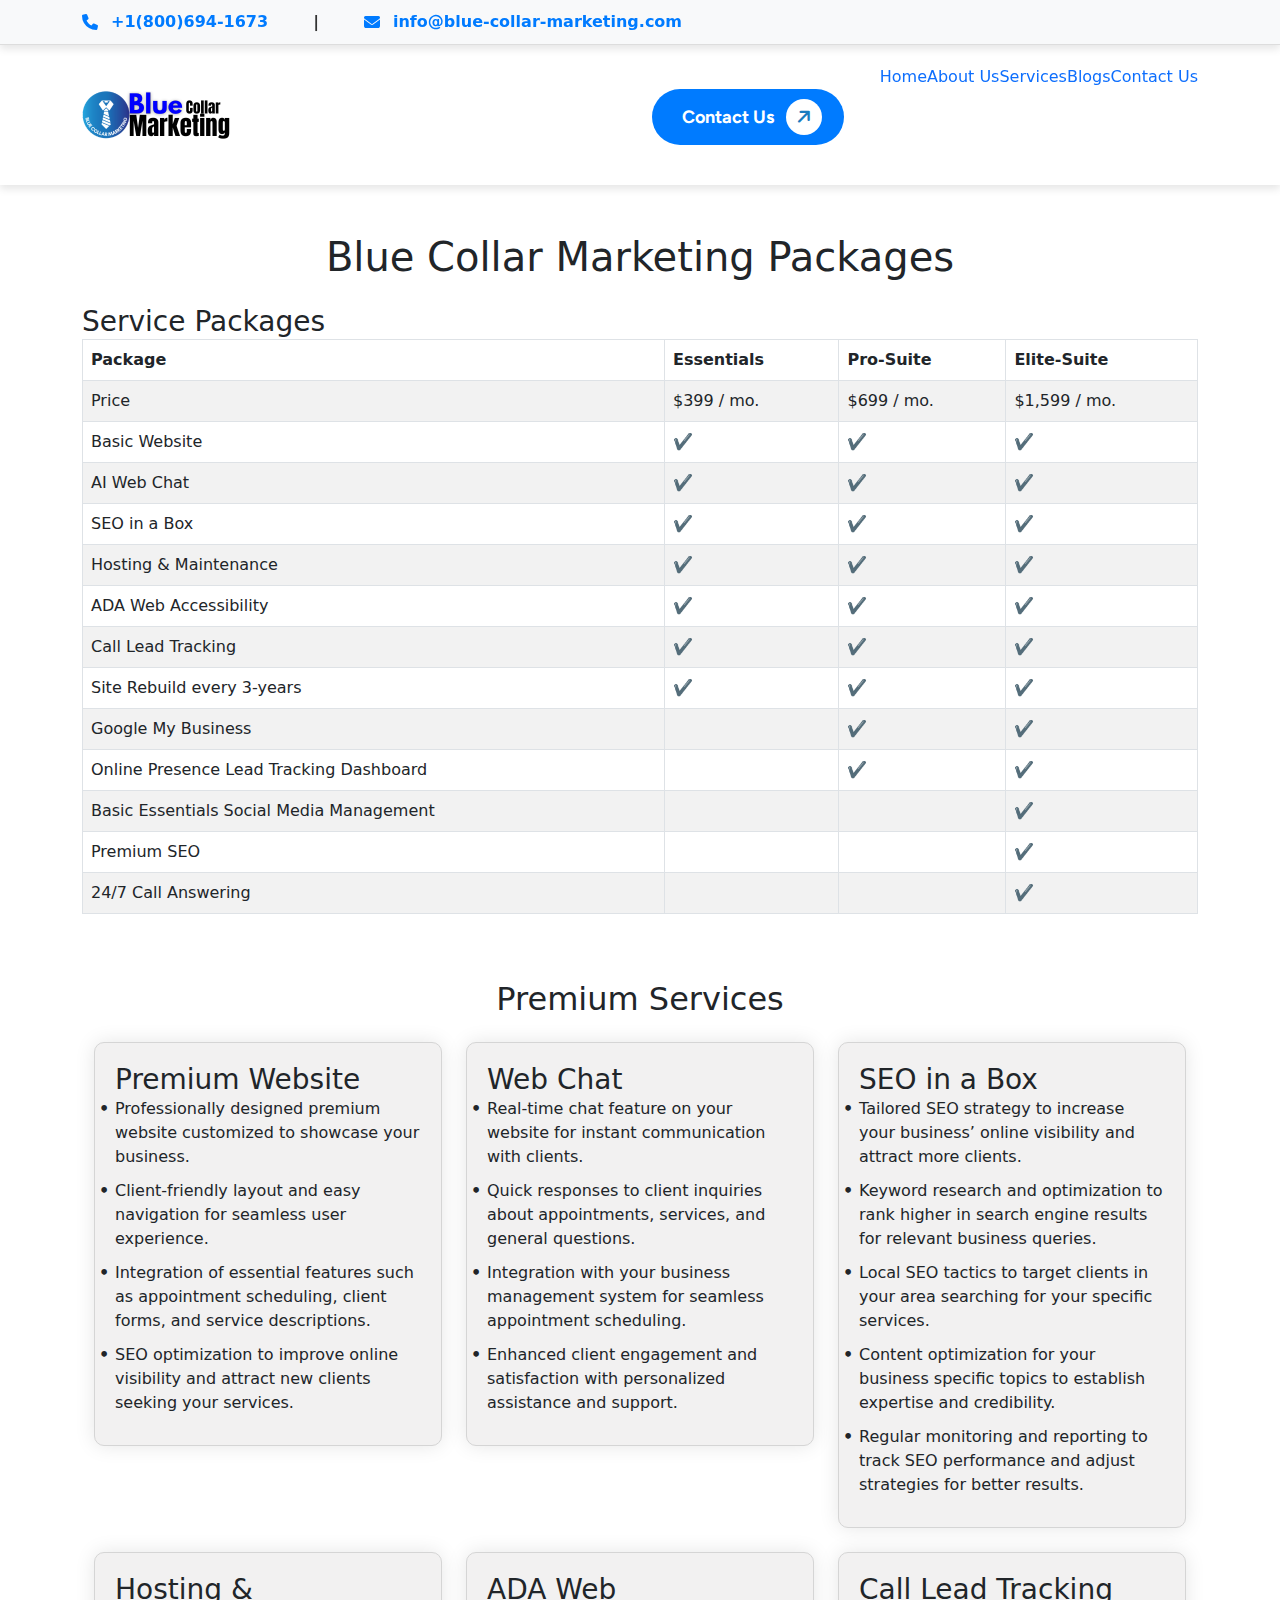
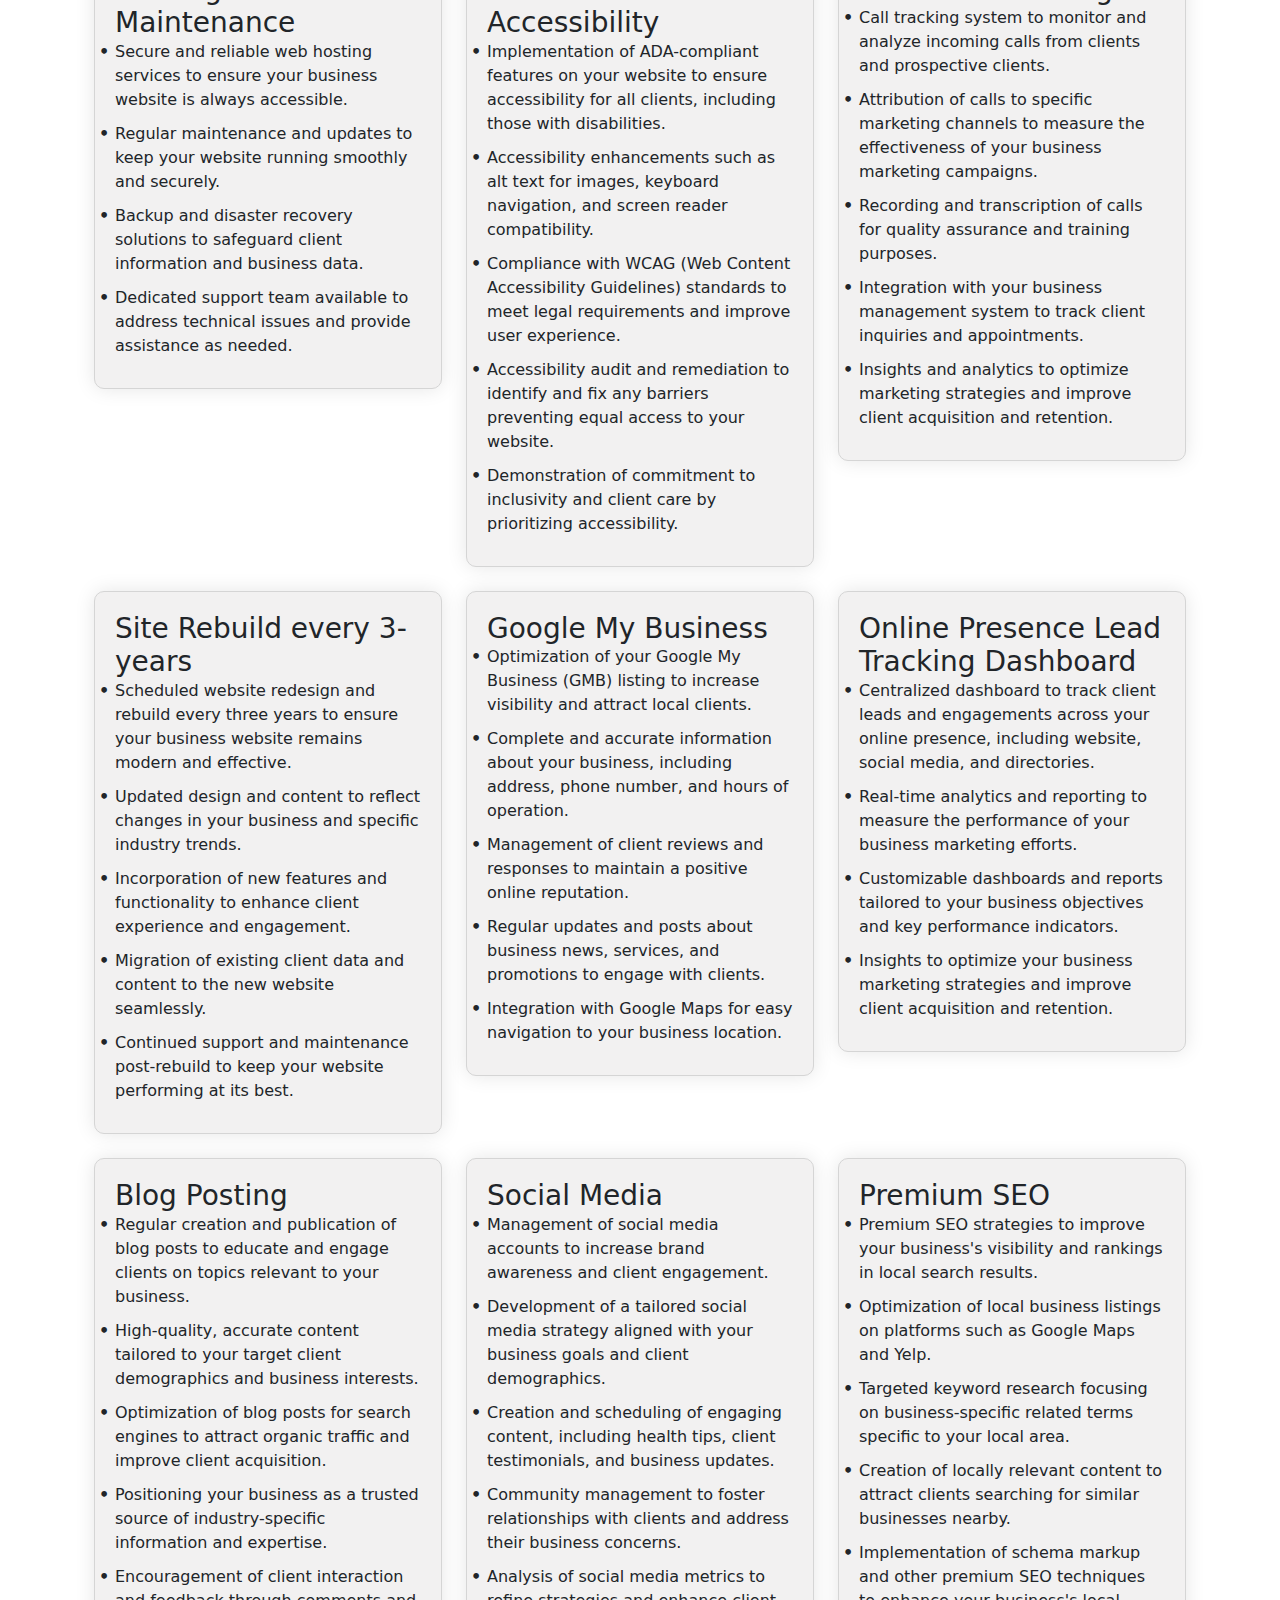
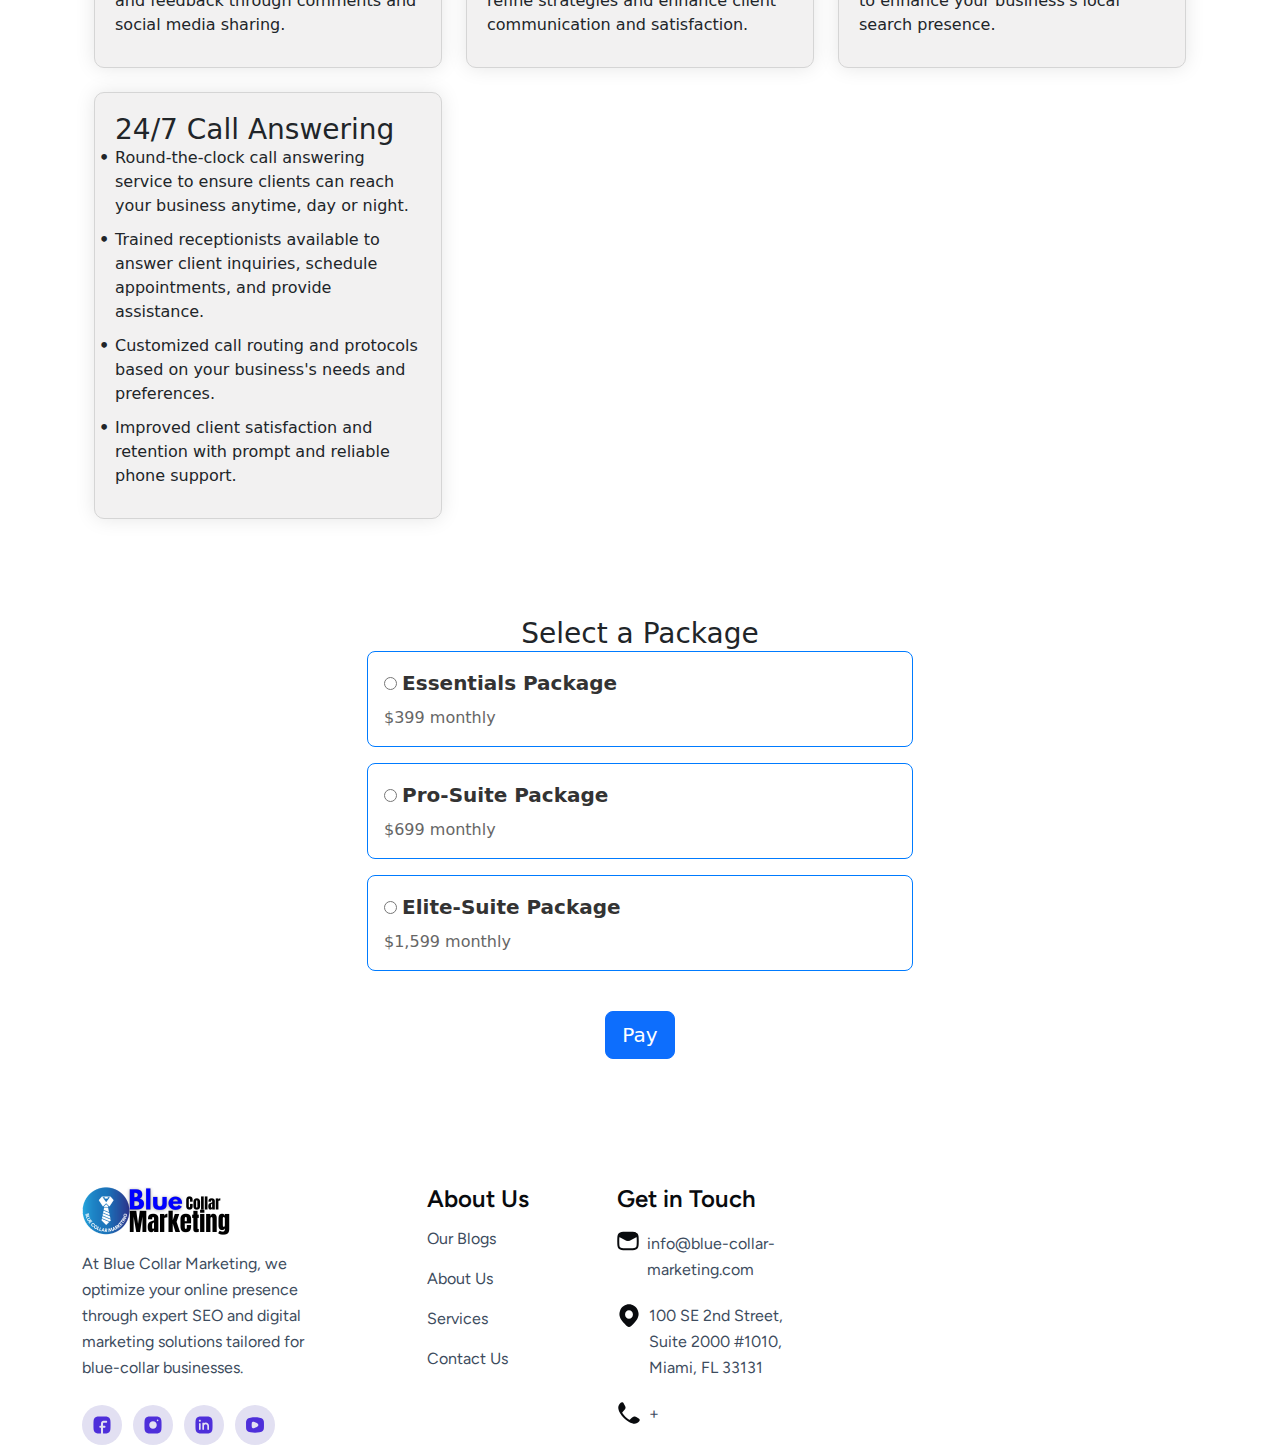
<file: terms-of-service.html>
<!DOCTYPE html>
<html lang="en">
<head>
    <meta charset="UTF-8">
    <meta name="viewport" content="width=device-width, initial-scale=1.0">
    <title>Terms of Service - Blue Collar Marketing</title>
    <link rel="stylesheet" href="assets/css/plugins/bootstrap.min.css">
    <link rel="stylesheet" href="assets/css/plugins/fontawesome.css">
    <link rel="stylesheet" href="assets/css/main.css">
</head>
<body>
  
<!-- Header -->
<header>
    <!-- Sticky Contact Info Section -->
    <div class="header-top sticky-contact-info d-none d-lg-block">
        <div class="container">
            <div class="row">
                <div class="col-12">
                    <div class="contact-info">
                        <span>
                            <i class="fa-solid fa-phone"></i>
                            <a href="tel:+18006941673">+1(800)694-1673</a>
                        </span>
                        <span class="separator">|</span>
                        <span>
                            <i class="fa-solid fa-envelope"></i>
                            <a href="mailto:info@blue-collar-marketing.com">info@blue-collar-marketing.com</a>
                        </span>
                    </div>
                </div>
            </div>
        </div>
    </div>

    <!-- Main Header -->
    <div class="header-area homepage1 header header-sticky" id="header">
        <div class="container">
            <div class="row align-items-center">
                <div class="col-lg-6">
                    <div class="site-logo">
                        <a href="index.html"><img src="assets/img/logo/logo.png" alt="Blue Collar Marketing Logo"></a>
                    </div>
                </div>
                <div class="col-lg-6">
                    <div class="main-menu">
                        <ul class="d-flex justify-content-end">
                            <li><a href="index.html">Home</a></li>
                            <li><a href="about.html">About Us</a></li>
                            <li><a href="service.html">Services</a></li>
                            <li><a href="blog.html">Blogs</a></li>
                            <li><a href="contact.html">Contact Us</a></li>
                        </ul>
                    </div>
                    <div class="btn-area">
                        <a href="contact.html" class="header-btn1">Contact Us <span><i class="fa-solid fa-arrow-right"></i></span></a>
                    </div>
                </div>
            </div>
        </div>
    </div>
</header>

<!-- Terms Content -->
<div class="container my-5">
    <h1 class="text-center mb-4">Blue Collar Marketing Packages</h1>
    
    <h3 class="mt-4">Service Packages</h3>
    <table class="table table-bordered table-striped">
        <thead>
            <tr>
                <th>Package</th>
                <th>Essentials</th>
                <th>Pro-Suite</th>
                <th>Elite-Suite</th>
            </tr>
        </thead>
        <tbody>
            <tr>
                <td>Price</td>
                <td>$399 / mo.</td>
                <td>$699 / mo.</td>
                <td>$1,599 / mo.</td>
            </tr>
            <tr>
                <td>Basic Website</td>
                <td>✔️</td>
                <td>✔️</td>
                <td>✔️</td>
            </tr>
            <tr>
                <td>AI Web Chat</td>
                <td>✔️</td>
                <td>✔️</td>
                <td>✔️</td>
            </tr>
            <tr>
                <td>SEO in a Box</td>
                <td>✔️</td>
                <td>✔️</td>
                <td>✔️</td>
            </tr>
            <tr>
                <td>Hosting & Maintenance</td>
                <td>✔️</td>
                <td>✔️</td>
                <td>✔️</td>
            </tr>
            <tr>
                <td>ADA Web Accessibility</td>
                <td>✔️</td>
                <td>✔️</td>
                <td>✔️</td>
            </tr>
            <tr>
                <td>Call Lead Tracking</td>
                <td>✔️</td>
                <td>✔️</td>
                <td>✔️</td>
            </tr>
            <tr>
                <td>Site Rebuild every 3-years</td>
                <td>✔️</td>
                <td>✔️</td>
                <td>✔️</td>
            </tr>
            <tr>
                <td>Google My Business</td>
                <td></td>
                <td>✔️</td>
                <td>✔️</td>
            </tr>
            <tr>
                <td>Online Presence Lead Tracking Dashboard</td>
                <td></td>
                <td>✔️</td>
                <td>✔️</td>
            </tr>
            <tr>
                <td>Basic Essentials Social Media Management</td>
                <td></td>
                <td></td>
                <td>✔️</td>
            </tr>
            <tr>
                <td>Premium SEO</td>
                <td></td>
                <td></td>
                <td>✔️</td>
            </tr>
            <tr>
                <td>24/7 Call Answering</td>
                <td></td>
                <td></td>
                <td>✔️</td>
            </tr>
        </tbody>
    </table>
    <section class="services-section">
        <div class="container">
            <h2 class="section-title text-center mb-4">Premium Services</h2>
            <div class="row">
                <div class="col-md-4 mb-4">
                    <div class="service-card">
                        <h3>Premium Website</h3>
                        <ul>
                            <li>Professionally designed premium website customized to showcase your business.</li>
                            <li>Client-friendly layout and easy navigation for seamless user experience.</li>
                            <li>Integration of essential features such as appointment scheduling, client forms, and service descriptions.</li>
                            <li>SEO optimization to improve online visibility and attract new clients seeking your services.</li>
                        </ul>
                    </div>
                </div>
                <div class="col-md-4 mb-4">
                    <div class="service-card">
                        <h3>Web Chat</h3>
                        <ul>
                            <li>Real-time chat feature on your website for instant communication with clients.</li>
                            <li>Quick responses to client inquiries about appointments, services, and general questions.</li>
                            <li>Integration with your business management system for seamless appointment scheduling.</li>
                            <li>Enhanced client engagement and satisfaction with personalized assistance and support.</li>
                        </ul>
                    </div>
                </div>
                <div class="col-md-4 mb-4">
                    <div class="service-card">
                        <h3>SEO in a Box</h3>
                        <ul>
                            <li>Tailored SEO strategy to increase your business’ online visibility and attract more clients.</li>
                            <li>Keyword research and optimization to rank higher in search engine results for relevant business queries.</li>
                            <li>Local SEO tactics to target clients in your area searching for your specific services.</li>
                            <li>Content optimization for your business specific topics to establish expertise and credibility.</li>
                            <li>Regular monitoring and reporting to track SEO performance and adjust strategies for better results.</li>
                        </ul>
                    </div>
                </div>
                <div class="col-md-4 mb-4">
                    <div class="service-card">
                        <h3>Hosting & Maintenance</h3>
                        <ul>
                            <li>Secure and reliable web hosting services to ensure your business website is always accessible.</li>
                            <li>Regular maintenance and updates to keep your website running smoothly and securely.</li>
                            <li>Backup and disaster recovery solutions to safeguard client information and business data.</li>
                            <li>Dedicated support team available to address technical issues and provide assistance as needed.</li>
                        </ul>
                    </div>
                </div>
                <div class="col-md-4 mb-4">
                    <div class="service-card">
                        <h3>ADA Web Accessibility</h3>
                        <ul>
                            <li>Implementation of ADA-compliant features on your website to ensure accessibility for all clients, including those with disabilities.</li>
                            <li>Accessibility enhancements such as alt text for images, keyboard navigation, and screen reader compatibility.</li>
                            <li>Compliance with WCAG (Web Content Accessibility Guidelines) standards to meet legal requirements and improve user experience.</li>
                            <li>Accessibility audit and remediation to identify and fix any barriers preventing equal access to your website.</li>
                            <li>Demonstration of commitment to inclusivity and client care by prioritizing accessibility.</li>
                        </ul>
                    </div>
                </div>
                <div class="col-md-4 mb-4">
                    <div class="service-card">
                        <h3>Call Lead Tracking</h3>
                        <ul>
                            <li>Call tracking system to monitor and analyze incoming calls from clients and prospective clients.</li>
                            <li>Attribution of calls to specific marketing channels to measure the effectiveness of your business marketing campaigns.</li>
                            <li>Recording and transcription of calls for quality assurance and training purposes.</li>
                            <li>Integration with your business management system to track client inquiries and appointments.</li>
                            <li>Insights and analytics to optimize marketing strategies and improve client acquisition and retention.</li>
                        </ul>
                    </div>
                </div>
                <div class="col-md-4 mb-4">
                    <div class="service-card">
                        <h3>Site Rebuild every 3-years</h3>
                        <ul>
                            <li>Scheduled website redesign and rebuild every three years to ensure your business website remains modern and effective.</li>
                            <li>Updated design and content to reflect changes in your business and specific industry trends.</li>
                            <li>Incorporation of new features and functionality to enhance client experience and engagement.</li>
                            <li>Migration of existing client data and content to the new website seamlessly.</li>
                            <li>Continued support and maintenance post-rebuild to keep your website performing at its best.</li>
                        </ul>
                    </div>
                </div>
                <div class="col-md-4 mb-4">
                    <div class="service-card">
                        <h3>Google My Business</h3>
                        <ul>
                            <li>Optimization of your Google My Business (GMB) listing to increase visibility and attract local clients.</li>
                            <li>Complete and accurate information about your business, including address, phone number, and hours of operation.</li>
                            <li>Management of client reviews and responses to maintain a positive online reputation.</li>
                            <li>Regular updates and posts about business news, services, and promotions to engage with clients.</li>
                            <li>Integration with Google Maps for easy navigation to your business location.</li>
                        </ul>
                    </div>
                </div>
                <div class="col-md-4 mb-4">
                    <div class="service-card">
                        <h3>Online Presence Lead Tracking Dashboard</h3>
                        <ul>
                            <li>Centralized dashboard to track client leads and engagements across your online presence, including website, social media, and directories.</li>
                            <li>Real-time analytics and reporting to measure the performance of your business marketing efforts.</li>
                            <li>Customizable dashboards and reports tailored to your business objectives and key performance indicators.</li>
                            <li>Insights to optimize your business marketing strategies and improve client acquisition and retention.</li>
                        </ul>
                    </div>
                </div>
                <div class="col-md-4 mb-4">
                    <div class="service-card">
                        <h3>Blog Posting</h3>
                        <ul>
                            <li>Regular creation and publication of blog posts to educate and engage clients on topics relevant to your business.</li>
                            <li>High-quality, accurate content tailored to your target client demographics and business interests.</li>
                            <li>Optimization of blog posts for search engines to attract organic traffic and improve client acquisition.</li>
                            <li>Positioning your business as a trusted source of industry-specific information and expertise.</li>
                            <li>Encouragement of client interaction and feedback through comments and social media sharing.</li>
                        </ul>
                    </div>
                </div>
                <div class="col-md-4 mb-4">
                    <div class="service-card">
                        <h3>Social Media</h3>
                        <ul>
                            <li>Management of social media accounts to increase brand awareness and client engagement.</li>
                            <li>Development of a tailored social media strategy aligned with your business goals and client demographics.</li>
                            <li>Creation and scheduling of engaging content, including health tips, client testimonials, and business updates.</li>
                            <li>Community management to foster relationships with clients and address their business concerns.</li>
                            <li>Analysis of social media metrics to refine strategies and enhance client communication and satisfaction.</li>
                        </ul>
                    </div>
                </div>
                <div class="col-md-4 mb-4">
                    <div class="service-card">
                        <h3>Premium SEO</h3>
                        <ul>
                            <li>Premium SEO strategies to improve your business's visibility and rankings in local search results.</li>
                            <li>Optimization of local business listings on platforms such as Google Maps and Yelp.</li>
                            <li>Targeted keyword research focusing on business-specific related terms specific to your local area.</li>
                            <li>Creation of locally relevant content to attract clients searching for similar businesses nearby.</li>
                            <li>Implementation of schema markup and other premium SEO techniques to enhance your business's local search presence.</li>
                        </ul>
                    </div>
                </div>
                <div class="col-md-4 mb-4">
                    <div class="service-card">
                        <h3>24/7 Call Answering</h3>
                        <ul>
                            <li>Round-the-clock call answering service to ensure clients can reach your business anytime, day or night.</li>
                            <li>Trained receptionists available to answer client inquiries, schedule appointments, and provide assistance.</li>
                            <li>Customized call routing and protocols based on your business's needs and preferences.</li>
                            <li>Improved client satisfaction and retention with prompt and reliable phone support.</li>
                        </ul>
                    </div>
                </div>
            </div>
        </div>
    </section>
    <h3 class="mt-4 text-center">Select a Package</h3>
    <div class="row justify-content-center">
        <form class="col-md-6">
            <div class="card mb-3">
                <div class="card-body">
                    <input type="radio" id="essentials" name="package" value="essentials" data-price="$399">
                    <label for="essentials" class="card-title">Essentials Package</label>
                    <p class="card-text">$399 monthly</p>
                </div>
            </div>
            <div class="card mb-3">
                <div class="card-body">
                    <input type="radio" id="pro-suite" name="package" value="pro-suite" data-price="$699">
                    <label for="pro-suite" class="card-title">Pro-Suite Package</label>
                    <p class="card-text">$699 monthly</p>
                </div>
            </div>
            <div class="card mb-3 elite-package">
                <div class="card-body">
                    <input type="radio" id="elite-suite" name="package" value="elite-suite" data-price="$1,599">
                    <label for="elite-suite" class="card-title">Elite-Suite Package</label>
                    <p class="card-text">$1,599 monthly</p>
                </div>
            </div>
        </form>
    </div>

    <div class="text-center my-4">
        <a id="pay-button" class="btn btn-primary btn-lg">Pay <span id="price-display"></span></a>
    </div>
    <script>
        document.addEventListener('DOMContentLoaded', () => {
            const payButton = document.getElementById('pay-button');
            const priceDisplay = document.getElementById('price-display');
            const packageRadios = document.querySelectorAll('input[name="package"]');

            // Function to update the price display and button text
            function updatePrice() {
                const selectedPackage = document.querySelector('input[name="package"]:checked');

                if (selectedPackage) {
                    const packagePrice = selectedPackage.getAttribute('data-price');
                    priceDisplay.textContent = packagePrice; // Update price display
                    payButton.textContent = `Pay ${packagePrice}`; // Update button text
                }
            }

            // Add event listeners to each radio button
            packageRadios.forEach(radio => {
                radio.addEventListener('change', updatePrice);
            });

            // Existing click event for the pay button
            payButton.addEventListener('click', () => {
                const packageName = document.querySelector('input[name="package"]:checked');
                
                if (!packageName) {
                    alert('Please select a package before proceeding to payment.');
                    return;
                }
                const packagePrice = packageName.getAttribute('data-price');
                let paymentUrl;
                switch (packageName.value) {
                    case 'essentials':
                        paymentUrl = 'https://bluecollarmktg.securepayments.cardpointe.com/pay?';
                        break;
                    case 'pro-suite':
                        paymentUrl = 'https://bluecollarmktg.securepayments.cardpointe.com/pay?';
                        break;
                    case 'elite-suite':
                        paymentUrl = 'https://bluecollarmktg.securepayments.cardpointe.com/pay?';
                        break;
                    default:
                        console.error('No package selected');
                        return;
                }
                window.open(paymentUrl, '_blank');
            });
        });
    </script>
</div>

<!-- Footer -->
<footer>
    <div class="footer1-section-area">
        <div class="container">
            <div class="row">
                <div class="col-lg-3 col-md-6">
                    <div class="footer-logo-area">
                        <img src="assets/img/logo/logo.png" alt="">
                        <p>At Blue Collar Marketing, we optimize your online presence through expert SEO and digital marketing solutions tailored for blue-collar businesses.</p>
                        <ul>
                            <li><a href="#"><img src="assets/img/icons/facebook.svg" alt=""></a></li>
                            <li><a href="#"><img src="assets/img/icons/instagram.svg" alt=""></a></li>
                            <li><a href="#"><img src="assets/img/icons/linkedin.svg" alt=""></a></li>
                            <li><a href="#"><img src="assets/img/icons/youtube.svg" alt=""></a></li>
                        </ul>
                    </div>
                </div>

                <div class="col-lg-2 col-md-6">
                    <div class="footer-logo-area1">
                        <h3>About Us</h3>
                        <ul>
                            <li><a href="blog.html">Our Blogs</a></li>
                            <li><a href="about.html">About Us</a></li>
                            <li><a href="service.html">Services</a></li>
                            <li><a href="contact.html">Contact Us</a></li>
                        </ul>
                    </div>
                </div>

                <div class="col-lg-3 col-md-6">
                    <div class="footer-logo-area2">
                        <h3>Get in Touch</h3>
                        <ul>
                            <li><a href="mailto:info@blue-collar-marketing.com"><img src="assets/img/icons/email.svg" alt=""><span>info@blue-collar-marketing.com</span></a></li>
                            <li><a href="#"><img src="assets/img/icons/location.svg" alt=""><span>100 SE 2nd Street, Suite 2000 #1010, Miami, FL 33131</span></a></li>
                            <li><a href="tel:+1(800)694-1673"><img src="assets/img/icons/phone.svg" alt=""><span>+

<!-- JS Scripts -->
<script src="assets/js/plugins/bootstrap.min.js"></script>
<script src="assets/js/plugins/fontawesome.js"></script>
<script src="assets/js/main.js"></script>
</body>
</html>
</file>
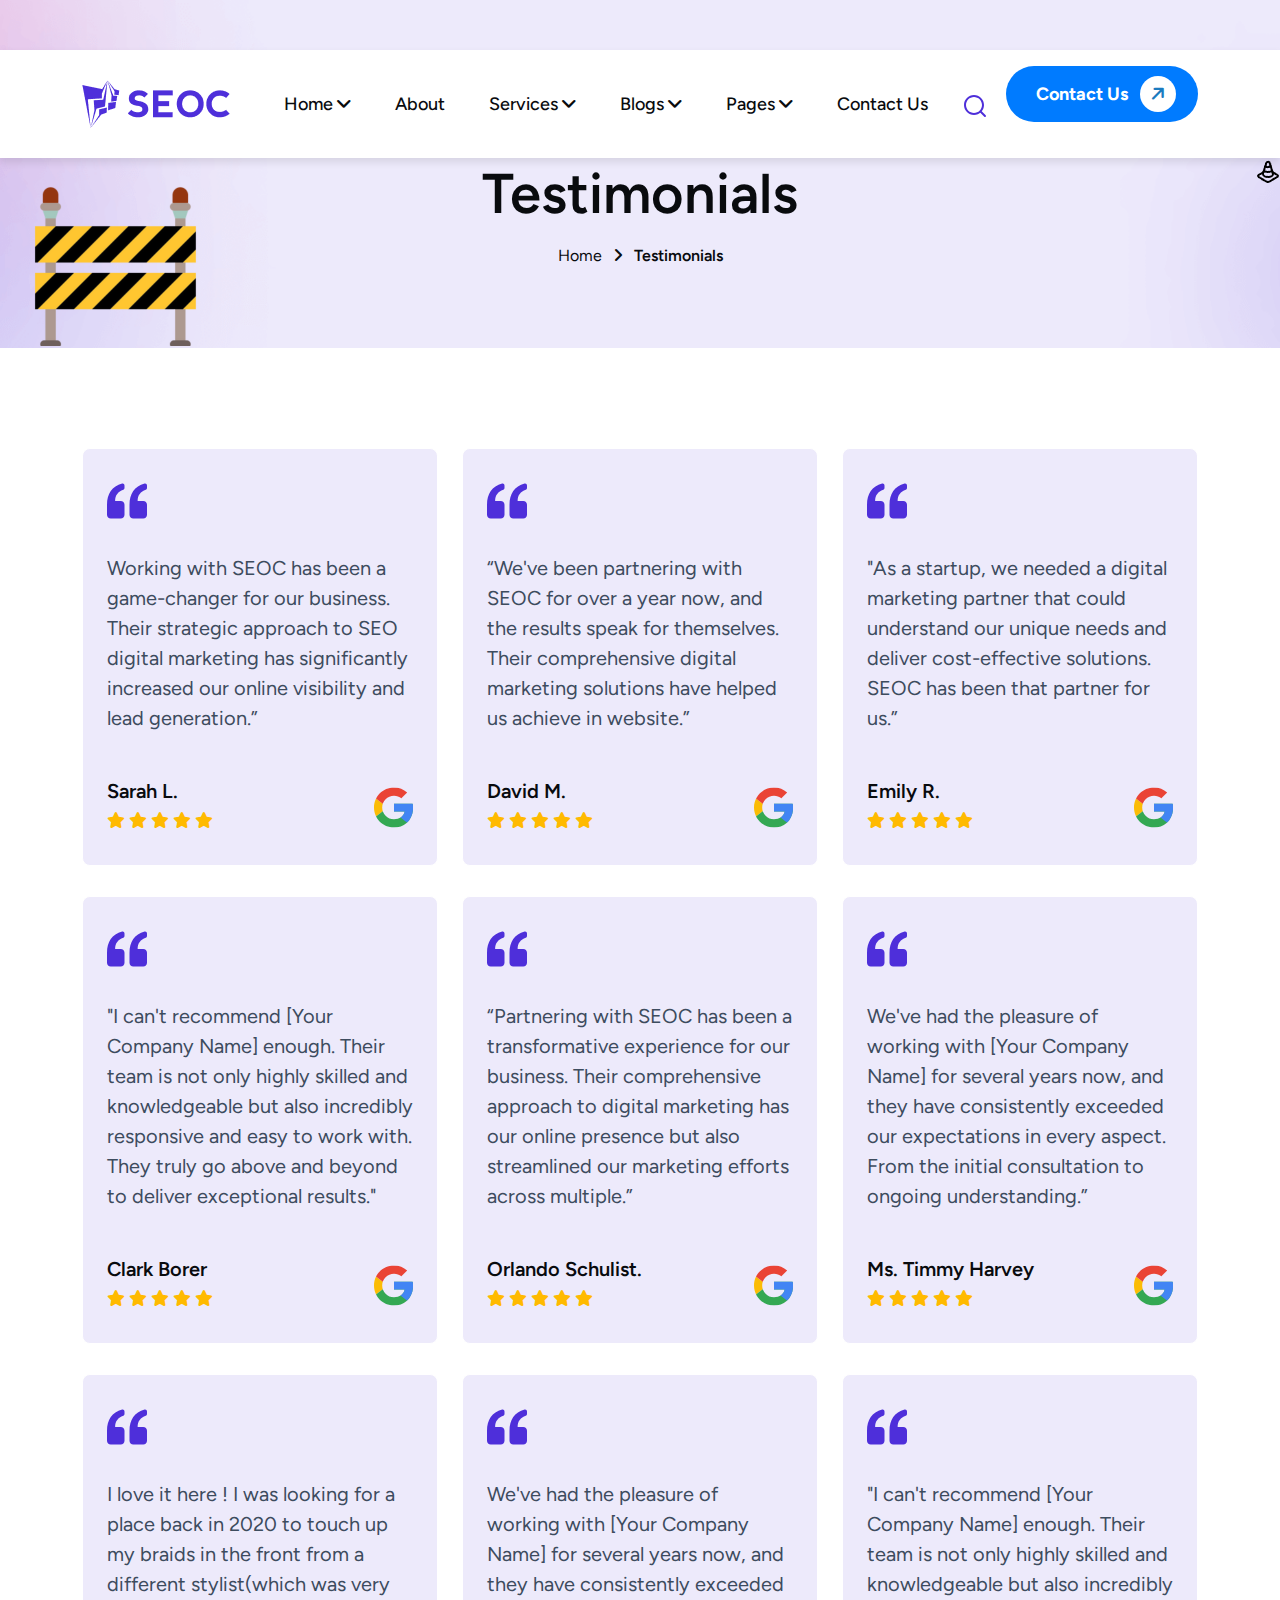
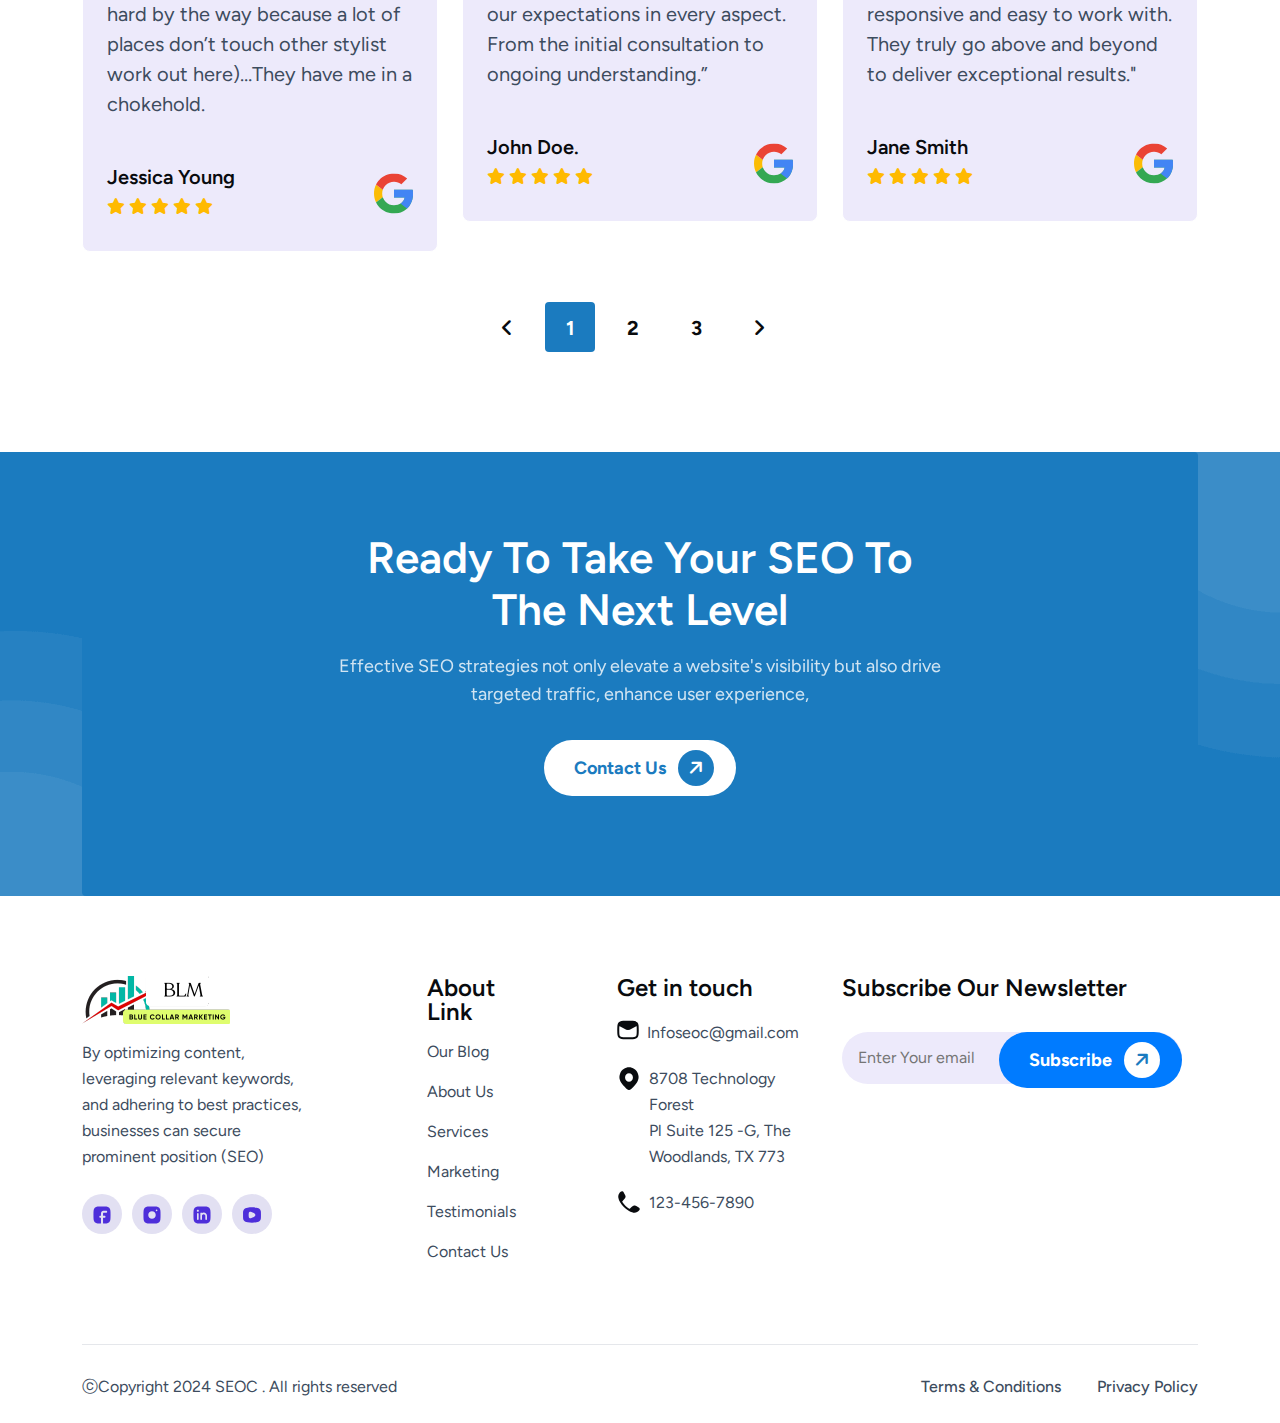
<file: testimonials.html>
<!DOCTYPE html>
<html lang="en">
<head>
     <meta charset="UTF-8">
     <meta name="viewport" content="width=device-width, initial-scale=1.0">
     <title>SEOC - Digital Marketing Agency</title>

     <!--=====FAB ICON=======-->
    <link rel="shortcut icon" href="assets/img/logo/fav-logo1.png" type="image/x-icon">

    <!--===== CSS LINK =======-->
    <link rel="stylesheet" href="assets/css/plugins/bootstrap.min.css">
    <link rel="stylesheet" href="assets/css/plugins/aos.css">
    <link rel="stylesheet" href="assets/css/plugins/fontawesome.css">
    <link rel="stylesheet" href="assets/css/plugins/magnific-popup.css">
    <link rel="stylesheet" href="assets/css/plugins/mobile.css">
    <link rel="stylesheet" href="assets/css/plugins/owlcarousel.min.css">
    <link rel="stylesheet" href="assets/css/plugins/sidebar.css">
    <link rel="stylesheet" href="assets/css/plugins/slick-slider.css">
    <link rel="stylesheet" href="assets/css/plugins/nice-select.css">
    <link rel="stylesheet" href="assets/css/main.css">

    <!--=====  JS SCRIPT LINK =======-->
    <script src="assets/js/plugins/jquery-3-6-0.min.js"></script>
</head>
<body class="homepage1-body">

<!--===== PRELOADER STARTS =======-->
<div class="preloader">
  <div class="loading-container">
    <div class="loading"></div>
    <div id="loading-icon"><img src="assets/img/logo/preloader.png" alt=""></div>
  </div>
</div>
<!--===== PRELOADER ENDS =======-->

<!--===== PROGRESS STARTS=======-->
<div class="paginacontainer">
     <div class="progress-wrap">
       <svg class="progress-circle svg-content" width="100%" height="100%" viewBox="-1 -1 102 102">
         <path d="M50,1 a49,49 0 0,1 0,98 a49,49 0 0,1 0,-98"/>
       </svg>
     </div>
   </div>
 <!--===== PROGRESS ENDS=======-->

   <!--=====HEADER START=======-->
  <header>
    <div class="header-area homepage1 header header-sticky d-none d-lg-block " id="header">
      <div class="container">
        <div class="row">
          <div class="col-lg-12">
            <div class="header-elements">
              <div class="site-logo">
                <a href="index.html"><img src="assets/img/logo/logo1.png" alt=""></a>
              </div>
              <div class="main-menu">
                <ul>
                  <li><a href="#">Home <i class="fa-solid fa-angle-down"></i></a>
                    <div class="tp-submenu">
                      <div class="row">
                         <div class="col-lg-12">
                          <div class="all-images-menu">
                            <div class="images">
                              <div class="homemenu-thumb">
                                <div class="img1">
                                <img src="assets/img/all-images/demo-img1.png" alt="">
                                </div>
                          
                                 <div class="homemenu-btn">
                                    <a class="header-btn1" href="index.html">Multi Page <span><i class="fa-solid fa-arrow-right"></i></span></a>
                                    <div class="space16"></div>
                                    <a class="header-btn1" href="single-index1.html" target="_blank">One Page <span><i class="fa-solid fa-arrow-right"></i></span></a>
                                 </div>
                              </div>
                              <div class="space20"></div>
                            </div>

                            <div class="images">
                              <div class="homemenu-thumb">
                                <div class="img1">
                                <img src="assets/img/all-images/demo-img2.png" alt="">
                                </div>
                                 <div class="homemenu-btn">
                                    <a class="header-btn1" href="index2.html"> Multi Page <span><i class="fa-solid fa-arrow-right"></i></span></a>
                                    <div class="space16"></div>
                                    <a class="header-btn1" href="single-index2.html" target="_blank"> One Page <span><i class="fa-solid fa-arrow-right"></i></span></a>
                                 </div>
                              </div>
                              <div class="space20"></div>
                            </div>

                            <div class="images">
                              <div class="homemenu-thumb">
                                <div class="img1">
                                <img src="assets/img/all-images/comming-soon.png" alt="" class="commingsoon">
                                </div>
                                <div class="homemenu-btn">
                                  <a class="header-btn1" href="index3.html">Multi Page <span><i class="fa-solid fa-arrow-right"></i></span></a>
                                  <div class="space16"></div>
                                  <a class="header-btn1" href="single-index3.html" target="_blank"> One Page <span><i class="fa-solid fa-arrow-right"></i></span></a>
                               </div>
                              </div>
                              <div class="space20"></div>
                            </div>

                            <div class="images">
                              <div class="homemenu-thumb">
                                <div class="img1">
                                <img src="assets/img/all-images/demo-img3.png" alt="">
                                </div>
                                 <div class="homemenu-btn">
                                    <a class="header-btn1" href="index4.html">Multi Page <span><i class="fa-solid fa-arrow-right"></i></span></a>
                                    <div class="space16"></div>
                                    <a class="header-btn1" href="single-index4.html" target="_blank"> One Page <span><i class="fa-solid fa-arrow-right"></i></span></a>
                                 </div>
                              </div>
                              <div class="space20"></div>
                            </div>

                            <div class="images">
                              <div class="homemenu-thumb" style="margin: 0;">
                                <div class="img1">
                                <img src="assets/img/all-images/demo-img4.png" alt="">
                                </div>
                                 <div class="homemenu-btn">
                                    <a class="header-btn1" href="index5.html">Multi Page <span><i class="fa-solid fa-arrow-right"></i></span></a>
                                    <div class="space16"></div>
                                    <a class="header-btn1" href="single-index5.html" target="_blank"> One Page <span><i class="fa-solid fa-arrow-right"></i></span></a>
                                 </div>
                              </div>
                              <div class="space20"></div>
                            </div>
                          </div>

                          <div class="all-images-menu">
                            <div class="images">
                              <div class="homemenu-thumb">
                                <div class="img1">
                                <img src="assets/img/all-images/demo-img5.png" alt="">
                                </div>
                            
                                 <div class="homemenu-btn">
                                    <a class="header-btn1" href="index6.html">Multi Page <span><i class="fa-solid fa-arrow-right"></i></span></a>
                                    <div class="space16"></div>
                                    <a class="header-btn1" href="single-index6.html" target="_blank">One Page <span><i class="fa-solid fa-arrow-right"></i></span></a>
                                 </div>
                              </div>
                            </div>

                            <div class="images">
                              <div class="homemenu-thumb">
                                <div class="img1">
                                <img src="assets/img/all-images/demo-img6.png" alt="">
                                </div>
                                <div class="text">
                                  <h2>NEW</h2>
                                </div>
                                 <div class="homemenu-btn">
                                    <a class="header-btn1" href="index7.html"> Multi Page <span><i class="fa-solid fa-arrow-right"></i></span></a>
                                    <div class="space16"></div>
                                    <a class="header-btn1" href="single-index7.html" target="_blank"> One Page <span><i class="fa-solid fa-arrow-right"></i></span></a>
                                 </div>
                              </div>
                            </div>

                            <div class="images">
                              <div class="homemenu-thumb">
                                <div class="img1">
                                <img src="assets/img/all-images/demo-img7.png" alt="" class="commingsoon">
                                </div>
                                <div class="text">
                                  <h2>NEW</h2>
                                </div>
                                <div class="homemenu-btn">
                                  <a class="header-btn1" href="index8.html">Multi Page <span><i class="fa-solid fa-arrow-right"></i></span></a>
                                  <div class="space16"></div>
                                  <a class="header-btn1" href="single-index8.html" target="_blank"> One Page <span><i class="fa-solid fa-arrow-right"></i></span></a>
                               </div>
                              </div>
                            </div>

                            <div class="images">
                              <div class="homemenu-thumb">
                                <div class="img1">
                                <img src="assets/img/all-images/demo-img8.png" alt="">
                                </div>
                                <div class="text">
                                  <h2>NEW</h2>
                                </div>
                                 <div class="homemenu-btn">
                                    <a class="header-btn1" href="index9.html">Multi Page <span><i class="fa-solid fa-arrow-right"></i></span></a>
                                    <div class="space16"></div>
                                    <a class="header-btn1" href="single-index9.html" target="_blank"> One Page <span><i class="fa-solid fa-arrow-right"></i></span></a>
                                 </div>
                              </div>
                            </div>

                            <div class="images">
                              <div class="homemenu-thumb" style="margin: 0;">
                                <div class="img1">
                                <img src="assets/img/all-images/demo-img9.png" alt="">
                                </div>
                                <div class="text">
                                  <h2>HOT</h2>
                                </div>
                                 <div class="homemenu-btn">
                                    <a class="header-btn1" href="index10.html">Multi Page <span><i class="fa-solid fa-arrow-right"></i></span></a>
                                    <div class="space16"></div>
                                    <a class="header-btn1" href="single-index10.html" target="_blank"> One Page <span><i class="fa-solid fa-arrow-right"></i></span></a>
                                 </div>
                              </div>
                            </div>
                          </div>
                         </div>
                      </div>
                   </div>
                  </li>
                  <li><a href="about.html">About</a></li>
                  <li><a href="#">Services <i class="fa-solid fa-angle-down"></i></a>
                    <ul class="dropdown-padding">
                      <li><a href="service1.html">Service One</a></li>
                      <li><a href="service2.html">Service Two</a></li>
                      <li><a href="service3.html">Service Three</a></li>
                      <li><a href="service4.html">Service Four</a></li>
                      <li><a href="service5.html">Service Five</a></li>
                    </ul>
                  </li>
                  <li><a href="#">Blogs <i class="fa-solid fa-angle-down"></i></a>
                  <ul class="dropdown-padding">
                    <li><a href="blog.html">Blog One</a></li>
                    <li><a href="blog-left.html">Blog Left</a></li>
                    <li><a href="blog-right.html">Blog Right</a></li>
                    <li><a href="blog-single.html">Blog Single</a></li>
                  </ul>
                  </li>
                  <li><a href="#">Pages <i class="fa-solid fa-angle-down"></i></a>
                    <ul class="dropdown-padding">
                      <li><a href="case.html">Case Study</a></li>
                      <li><a href="case-single.html">Case Study Single</a></li>
                      <li><a href="team.html">Our Team</a></li>
                      <li><a href="pricing.html">Pricing Plan</a></li>
                      <li><a href="testimonials.html">Testimonials</a></li>
                      <li><a href="faq.html">FAQ</a></li>
                      <li><a href="404.html">404</a></li>
                    </ul>
                  </li>
                  <li><a href="contact.html">Contact Us</a></li>
                </ul>
              </div>
              <div class="btn-area">
                <div class="search-icon header__search header-search-btn">
                  <a href="#"><img src="assets/img/icons/search-icons1.svg" alt=""></a>
                </div>
                <a href="contact.html" class="header-btn1">Contact Us <span><i class="fa-solid fa-arrow-right"></i></span></a>
              </div>

              <div class="header-search-form-wrapper">
                <div class="tx-search-close tx-close"><i class="fa-solid fa-xmark"></i></div>
                <div class="header-search-container">
                    <form role="search" class="search-form">
                    <input type="search"  class="search-field" placeholder="Search …" value="" name="s">
                    <button type="submit" class="search-submit"><img src="assets/img/icons/search-icons1.svg" alt=""></button>
                    </form>
                </div>
            </div>
            <div class="body-overlay"></div>
            </div>
          </div>
        </div>
      </div>
    </div>
  </header>
  <!--=====HEADER END =======-->

  <!--===== MOBILE HEADER STARTS =======-->
 <div class="mobile-header mobile-header1 d-block d-lg-none">
  <div class="container-fluid">
    <div class="col-12">
      <div class="mobile-header-elements">
        <div class="mobile-logo">
          <a href="index.html"><img src="assets/img/logo/logo1.png" alt=""></a>
        </div>
        <div class="mobile-nav-icon dots-menu">
          <i class="fa-solid fa-bars"></i>
        </div>
      </div>
    </div>
  </div>
</div>

<div class="mobile-sidebar mobile-sidebar1">
  <div class="logosicon-area">
    <div class="logos">
      <img src="assets/img/logo/logo1.png" alt="">
    </div>
    <div class="menu-close">
      <i class="fa-solid fa-xmark"></i>
    </div>
   </div>
  <div class="mobile-nav mobile-nav1">
    <ul class="mobile-nav-list nav-list1">
      <li><a href="#" >Home </a>
        <ul class="sub-menu">
          <li>
            <a href="#">Multiple Page</a>
            <ul class="sub-menu">
              <li><a href="index.html">Home One</a></li>
              <li><a href="index2.html">Home Two</a></li>
              <li><a href="index3.html">Home Three</a></li>
              <li><a href="index4.html">Home Four</a></li>
              <li><a href="index5.html">Home Five</a></li>
              <li><a href="index6.html">Home Six</a></li>
              <li><a href="index7.html">Home Seven</a></li>
              <li><a href="index8.html">Home Eight</a></li>
              <li><a href="index9.html">Home Nine</a></li>
              <li><a href="index10.html">Home Ten</a></li>
            </ul>
          </li>
          <li>
            <a href="#">Landing Page</a>
            <ul class="sub-menu">
              <li><a href="single-index1.html" target="_blank">Home One</a></li>
              <li><a href="single-index2.html" target="_blank">Home Two</a></li>
              <li><a href="single-index3.html" target="_blank">Home Three</a></li>
              <li><a href="single-index4.html" target="_blank">Home Four</a></li>
              <li><a href="single-index5.html" target="_blank">Home Five</a></li>
              <li><a href="single-index6.html" target="_blank">Home Six</a></li>
              <li><a href="single-index7.html" target="_blank">Home Seven</a></li>
              <li><a href="single-index8.html" target="_blank">Home Eight</a></li>
              <li><a href="single-index9.html" target="_blank">Home Nine</a></li>
              <li><a href="single-index10.html" target="_blank">Home Ten</a></li>
            </ul>
          </li>
        </ul>
      </li>
      <li><a href="about.html">About</a></li>
      <li><a href="features.html">Services</a>
        <ul class="sub-menu">
          <li><a href="service1.html">Service One</a></li>
          <li><a href="service2.html">Service Two</a></li>
          <li><a href="service3.html">Service Three</a></li>
          <li><a href="service4.html">Service Four</a></li>
          <li><a href="service5.html">Service Five</a></li>
        </ul>
      </li>
      <li><a href="#">Blogs</a>
        <ul class="sub-menu">
          <li><a href="blog.html">Blog One</a></li>
          <li><a href="blog-left.html">Blog Left</a></li>
          <li><a href="blog-right.html">Blog Right</a></li>
          <li><a href="blog-single.html">Blog Single</a></li>
        </ul>
      </li>
      <li><a href="#">Pages</a>
        <ul class="sub-menu">
          <li><a href="case.html">Case Study One</a></li>
          <li><a href="case-single.html">Case Study Single</a></li>
          <li><a href="team.html">Our Team</a></li>
          <li><a href="pricing.html">Pricing Plan</a></li>
          <li><a href="testimonials.html">Testimonials</a></li>
          <li><a href="faq.html">FAQ</a></li>
          <li><a href="404.html">404</a></li>
        </ul>
      </li>
      <li><a href="contact.html">Contact Us</a></li>
    </ul>

    <div class="allmobilesection">
      <a href="contact.html"  class="header-btn1">Get Started <span><i class="fa-solid fa-arrow-right"></i></span></a>
      <div class="single-footer">
        <h3>Contact Info</h3>
        <div class="footer1-contact-info">
          <div class="contact-info-single">
            <div class="contact-info-icon">
              <i class="fa-solid fa-phone-volume"></i>
            </div>
            <div class="contact-info-text">
              <a href="tel:+3(924)4596512">+3(924)4596512</a>
            </div>
          </div>

          <div class="contact-info-single">
            <div class="contact-info-icon">
              <i class="fa-solid fa-envelope"></i>
            </div>
            <div class="contact-info-text">
              <a href="mailto:info@example.com">info@example.com</a>
            </div>
          </div>

          <div class="single-footer">
            <h3>Our Location</h3>
            
            <div class="contact-info-single">
              <div class="contact-info-icon">
                <i class="fa-solid fa-location-dot"></i>
              </div>
              <div class="contact-info-text">
                <a href="mailto:info@example.com" >55 East Birchwood Ave.Brooklyn, <br> New York 11201,United States</a>
              </div>
            </div>

          </div>
          <div class="single-footer">
            <h3>Social Links</h3>
            
            <div class="social-links-mobile-menu">
              <ul>
                <li><a href="#"><i class="fa-brands fa-facebook-f"></i></a></li>
                <li><a href="#"><i class="fa-brands fa-instagram"></i></a></li>
                <li><a href="#"><i class="fa-brands fa-linkedin-in"></i></a></li>
                <li><a href="#"><i class="fa-brands fa-youtube"></i></a></li>
              </ul>
            </div>
          </div>
        </div>
      </div>
     </div>
  </div>
</div>
<!--===== MOBILE HEADER STARTS =======-->

<!--===== HERO AREA STARTS =======-->
<div class="about-header-area" style="background-image: url(assets/img/bg/inner-header.png); background-repeat: no-repeat; background-size: cover; background-position: center;">
    <img src="assets/img/elements/elements1.png" alt="" class="elements1 aniamtion-key-1">
    <img src="assets/img/elements/star2.png" alt="" class="star2 keyframe5">
    <div class="container">
        <div class="row">
            <div class="col-lg-8 m-auto">
                <div class="about-inner-header heading9 text-center">
                    <h1>Testimonials</h1>
                    <a href="index.html">Home <i class="fa-solid fa-angle-right"></i> <span>Testimonials</span></a>
                </div>
            </div>
        </div>
    </div>
</div>
<!--===== HERO AREA ENDS =======-->

<!--===== TESTIMONIAL AREA STARTS =======-->
<div class="testimonial4-section-area sp1" style="background: none;">
    <div class="container">
        <div class="row">
            <div class="col-lg-12">
                <div class="testimonial4-slider-area1">
                    <div class="row">
                        <div class="col-lg-4 col-md-6">
                            <div class="testimonial-boxarea">
                                <img src="assets/img/icons/quito4.svg" alt="" class="quito">
                                <p>Working with SEOC has been a game-changer for our business. Their strategic approach to SEO  digital marketing has significantly increased our online visibility and lead generation.”</p>
                                <div class="space48"></div>
                                <div class="auhtor-logo">
                                    <div class="text">
                                        <a href="team.html">Sarah L.</a>
                                        <ul>
                                            <li><i class="fa-solid fa-star"></i></li>
                                            <li><i class="fa-solid fa-star"></i></li>
                                            <li><i class="fa-solid fa-star"></i></li>
                                            <li><i class="fa-solid fa-star"></i></li>
                                            <li><i class="fa-solid fa-star"></i></li>
                                        </ul>
                                    </div>
                                    <div class="logo">
                                        <img src="assets/img/icons/google1.svg" alt="">
                                    </div>
                                </div>
                            </div>
                        </div>
                        <div class="col-lg-4 col-md-6">
                            <div class="testimonial-boxarea">
                                <img src="assets/img/icons/quito4.svg" alt="" class="quito">
                               <p>“We've been partnering with SEOC for over a year now, and the results speak for themselves. Their comprehensive digital marketing solutions have helped us achieve in website.”</p>
                               <div class="space48"></div>
                               <div class="auhtor-logo">
                                   <div class="text">
                                       <a href="team.html">David M.</a>
                                       <ul>
                                           <li><i class="fa-solid fa-star"></i></li>
                                           <li><i class="fa-solid fa-star"></i></li>
                                           <li><i class="fa-solid fa-star"></i></li>
                                           <li><i class="fa-solid fa-star"></i></li>
                                           <li><i class="fa-solid fa-star"></i></li>
                                       </ul>
                                   </div>
                                   <div class="logo">
                                       <img src="assets/img/icons/google1.svg" alt="">
                                   </div>
                               </div>
                           </div>
                        </div>
                        <div class="col-lg-4 col-md-6">
                            <div class="testimonial-boxarea">
                                <img src="assets/img/icons/quito4.svg" alt="" class="quito">
                               <p>"As a startup, we needed a digital marketing partner that could understand our unique needs and deliver cost-effective solutions. SEOC has been that partner for us.”</p>
                               <div class="space48"></div>
                               <div class="auhtor-logo">
                                   <div class="text">
                                       <a href="team.html">Emily R.</a>
                                       <ul>
                                           <li><i class="fa-solid fa-star"></i></li>
                                           <li><i class="fa-solid fa-star"></i></li>
                                           <li><i class="fa-solid fa-star"></i></li>
                                           <li><i class="fa-solid fa-star"></i></li>
                                           <li><i class="fa-solid fa-star"></i></li>
                                       </ul>
                                   </div>
                                   <div class="logo">
                                       <img src="assets/img/icons/google1.svg" alt="">
                                   </div>
                               </div>
                           </div>
                        </div>
                        <div class="col-lg-4 col-md-6">
                            <div class="testimonial-boxarea">
                                <img src="assets/img/icons/quito4.svg" alt="" class="quito">
                               <p>"I can't recommend [Your Company Name] enough. Their team is not only highly skilled and knowledgeable but also incredibly responsive and easy to work with. They truly go above and beyond to deliver exceptional results." </p>
                               <div class="space48"></div>
                               <div class="auhtor-logo">
                                   <div class="text">
                                       <a href="team.html">Clark Borer</a>
                                       <ul>
                                           <li><i class="fa-solid fa-star"></i></li>
                                           <li><i class="fa-solid fa-star"></i></li>
                                           <li><i class="fa-solid fa-star"></i></li>
                                           <li><i class="fa-solid fa-star"></i></li>
                                           <li><i class="fa-solid fa-star"></i></li>
                                       </ul>
                                   </div>
                                   <div class="logo">
                                       <img src="assets/img/icons/google1.svg" alt="">
                                   </div>
                               </div>
                           </div>
                        </div>
                        <div class="col-lg-4 col-md-6">
                            <div class="testimonial-boxarea">
                                <img src="assets/img/icons/quito4.svg" alt="" class="quito">
                               <p>“Partnering with SEOC has been a transformative experience for our business. Their comprehensive approach to digital marketing has our online presence but also streamlined our marketing efforts across multiple.”</p>
                               <div class="space48"></div>
                               <div class="auhtor-logo">
                                   <div class="text">
                                       <a href="team.html">Orlando Schulist.</a>
                                       <ul>
                                           <li><i class="fa-solid fa-star"></i></li>
                                           <li><i class="fa-solid fa-star"></i></li>
                                           <li><i class="fa-solid fa-star"></i></li>
                                           <li><i class="fa-solid fa-star"></i></li>
                                           <li><i class="fa-solid fa-star"></i></li>
                                       </ul>
                                   </div>
                                   <div class="logo">
                                       <img src="assets/img/icons/google1.svg" alt="">
                                   </div>
                               </div>
                           </div>
                        </div>

                        <div class="col-lg-4 col-md-6">
                            <div class="testimonial-boxarea">
                                <img src="assets/img/icons/quito4.svg" alt="" class="quito">
                               <p>We've had the pleasure of working with [Your Company Name] for several years now, and they have consistently exceeded our expectations in every aspect. From the initial consultation to ongoing understanding.”</p>
                               <div class="space48"></div>
                               <div class="auhtor-logo">
                                   <div class="text">
                                       <a href="team.html">Ms. Timmy Harvey</a>
                                       <ul>
                                           <li><i class="fa-solid fa-star"></i></li>
                                           <li><i class="fa-solid fa-star"></i></li>
                                           <li><i class="fa-solid fa-star"></i></li>
                                           <li><i class="fa-solid fa-star"></i></li>
                                           <li><i class="fa-solid fa-star"></i></li>
                                       </ul>
                                   </div>
                                   <div class="logo">
                                       <img src="assets/img/icons/google1.svg" alt="">
                                   </div>
                               </div>
                           </div>
                        </div>

                        <div class="col-lg-4 col-md-6">
                            <div class="testimonial-boxarea">
                                <img src="assets/img/icons/quito4.svg" alt="" class="quito">
                               <p>I love it here ! I was looking for a place back in 2020 to touch up my braids in the front from a different stylist(which was very hard by the way because a lot of places don’t touch other stylist work out here)…They have me in a chokehold. </p>
                               <div class="space48"></div>
                               <div class="auhtor-logo">
                                   <div class="text">
                                       <a href="team.html">Jessica Young</a>
                                       <ul>
                                           <li><i class="fa-solid fa-star"></i></li>
                                           <li><i class="fa-solid fa-star"></i></li>
                                           <li><i class="fa-solid fa-star"></i></li>
                                           <li><i class="fa-solid fa-star"></i></li>
                                           <li><i class="fa-solid fa-star"></i></li>
                                       </ul>
                                   </div>
                                   <div class="logo">
                                       <img src="assets/img/icons/google1.svg" alt="">
                                   </div>
                               </div>
                           </div>
                        </div>
                        <div class="col-lg-4 col-md-6">
                            <div class="testimonial-boxarea">
                                <img src="assets/img/icons/quito4.svg" alt="" class="quito">
                               <p>We've had the pleasure of working with [Your Company Name] for several years now, and they have consistently exceeded our expectations in every aspect. From the initial consultation to ongoing understanding.”</p>
                               <div class="space48"></div>
                               <div class="auhtor-logo">
                                   <div class="text">
                                       <a href="team.html">John Doe.</a>
                                       <ul>
                                           <li><i class="fa-solid fa-star"></i></li>
                                           <li><i class="fa-solid fa-star"></i></li>
                                           <li><i class="fa-solid fa-star"></i></li>
                                           <li><i class="fa-solid fa-star"></i></li>
                                           <li><i class="fa-solid fa-star"></i></li>
                                       </ul>
                                   </div>
                                   <div class="logo">
                                       <img src="assets/img/icons/google1.svg" alt="">
                                   </div>
                               </div>
                           </div>
                        </div>

                        <div class="col-lg-4 col-md-6">
                            <div class="testimonial-boxarea">
                                <img src="assets/img/icons/quito4.svg" alt="" class="quito">
                               <p>"I can't recommend [Your Company Name] enough. Their team is not only highly skilled and knowledgeable but also incredibly responsive and easy to work with. They truly go above and beyond to deliver exceptional results." </p>
                               <div class="space48"></div>
                               <div class="auhtor-logo">
                                   <div class="text">
                                       <a href="team.html">Jane Smith</a>
                                       <ul>
                                           <li><i class="fa-solid fa-star"></i></li>
                                           <li><i class="fa-solid fa-star"></i></li>
                                           <li><i class="fa-solid fa-star"></i></li>
                                           <li><i class="fa-solid fa-star"></i></li>
                                           <li><i class="fa-solid fa-star"></i></li>
                                       </ul>
                                   </div>
                                   <div class="logo">
                                       <img src="assets/img/icons/google1.svg" alt="">
                                   </div>
                               </div>
                           </div>
                        </div>

                        <div class="col-lg-12">
                            <div class="pagination-area">
                              <nav aria-label="Page navigation example">
                                <ul class="pagination justify-content-center">
                                  <li class="page-item">
                                    <a class="page-link" href="#"><i class="fa-solid fa-angle-left"></i></a>
                                  </li>
                                  <li class="page-item"><a class="page-link active" href="#">1</a></li>
                                  <li class="page-item"><a class="page-link" href="#">2</a></li>
                                  <li class="page-item"><a class="page-link" href="#">3</a></li>
                                  <li class="page-item">
                                    <a class="page-link" href="#"><i class="fa-solid fa-angle-right"></i></a>
                                  </li>
                                </ul>
                              </nav>
                            </div>
                          </div>
                    </div>
                </div>
            </div>
        </div>
    </div>
</div>
<!--===== TESTIMONIAL AREA ENDS =======-->

<!--===== CTA AREA STARTS =======-->
<div class="cta-section-area">
  <img src="assets/img/bg/cta-bg1.png" alt="" class="cta-bg1 aniamtion-key-2">
  <img src="assets/img/bg/cta-bg2.png" alt="" class="cta-bg2 aniamtion-key-1">
  <div class="container">
    <div class="row">
      <div class="col-lg-12 m-auto">  
        <div class="cta-header-area text-center sp4 heading2">
          <h2>Ready To Take Your SEO To <br class="d-md-block d-none"> The Next Level</h2>
          <p>Effective SEO strategies not only elevate a website's visibility but also drive <br class="d-md-block d-none"> targeted traffic, enhance user experience,</p>
          <div class="btn-area text-center">
            <a href="contact.html" class="header-btn1">Contact Us <span><i class="fa-solid fa-arrow-right"></i></span></a>
          </div>
        </div>
      </div>
    </div>
  </div>
</div>
<!--===== CTA AREA ENDS =======-->

<!--===== FOOTER AREA STARTS =======-->
<div class="footer1-section-area">
  <div class="container">
    <div class="row">
      <div class="col-lg-3 col-md-6">
        <div class="footer-logo-area">
          <img src="assets/img/logo/blm_logo.png" alt="">
          <p>By optimizing content, leveraging relevant keywords, and adhering to best practices, businesses can secure prominent position (SEO)</p>
          <ul>
            <li><a href="#"><img src="assets/img/icons/facebook.svg" alt=""></a></li>
            <li><a href="#"><img src="assets/img/icons/instagram.svg" alt=""></a></li>
            <li><a href="#"><img src="assets/img/icons/linkedin.svg" alt=""></a></li>
            <li><a href="#"><img src="assets/img/icons/youtube.svg" alt=""></a></li>
          </ul>
        </div>
      </div>

      <div class="col-lg-2 col-md-6">
        <div class="footer-logo-area1">
          <h3>About Link</h3>
          <ul>
            <li><a href="blog.html">Our Blog</a></li>
            <li><a href="about.html">About Us</a></li>
            <li><a href="service1.html">Services</a></li>
            <li><a href="blog.html">Marketing</a></li>
            <li><a href="testimonials.html">Testimonials</a></li>
            <li><a href="contact.html">Contact Us</a></li>
          </ul>
        </div>
      </div>

      <div class="col-lg-3 col-md-6">
        <div class="footer-logo-area2">
          <h3>Get in touch</h3>
          <ul>
            <li><a href="mailto"><img src="assets/img/icons/email.svg" alt=""><span>Infoseoc@gmail.com</span></a></li>
            <li><a href="#"><img src="assets/img/icons/location.svg" alt=""><span>8708 Technology Forest <br class="d-lg-block d-none"> Pl Suite 125 -G, The <br class="d-lg-block d-none"> Woodlands, TX 773</span></a></li>
            <li><a href="tel:123-456-7890"><img src="assets/img/icons/phone.svg" alt=""><span>123-456-7890</span></a></li>
          </ul>
        </div>
      </div>
      <div class="col-lg-4 col-md-6">
        <div class="footer-logo-area3">
          <h3>Subscribe Our Newsletter</h3>
          <form action="#">
            <input type="text" placeholder="Enter Your email">
            <button class="header-btn1"> Subscribe <span><i class="fa-solid fa-arrow-right"></i></span></button>
          </form>
        </div>
      </div>
    </div>
    <div class="space80 d-lg-block d-none"></div>
    <div class="space40 d-lg-none d-block"></div>
    <div class="row">
      <div class="col-lg-12">
        <div class="copyright-area">
          <div class="pera">
            <p>ⓒCopyright 2024 SEOC . All rights reserved</p>
          </div>
          <ul>
            <li><a href="#">Terms & Conditions</a></li>
            <li><a href="#" class="m-0"> Privacy Policy </a></li>
          </ul>
        </div>
      </div>
    </div>
  </div>
</div>
<!--===== FOOTER AREA ENDS =======-->

<!--===== JS SCRIPT LINK =======-->
<script src="assets/js/plugins/bootstrap.min.js"></script>
<script src="assets/js/plugins/fontawesome.js"></script>
<script src="assets/js/plugins/aos.js"></script>
<script src="assets/js/plugins/counter.js"></script>
<script src="assets/js/plugins/gsap.min.js"></script>
<script src="assets/js/plugins/ScrollTrigger.min.js"></script>
<script src="assets/js/plugins/Splitetext.js"></script>
<script src="assets/js/plugins/sidebar.js"></script>
<script src="assets/js/plugins/magnific-popup.js"></script>
<script src="assets/js/plugins/mobilemenu.js"></script>
<script src="assets/js/plugins/owlcarousel.min.js"></script>
<script src="assets/js/plugins/gsap-animation.js"></script>
<script src="assets/js/plugins/nice-select.js"></script>
<script src="assets/js/plugins/waypoints.js"></script>
<script src="assets/js/plugins/slick-slider.js"></script>
<script src="assets/js/plugins/circle-progress.js"></script>
<script src="assets/js/main.js"></script>

</body>
</html>
</file>
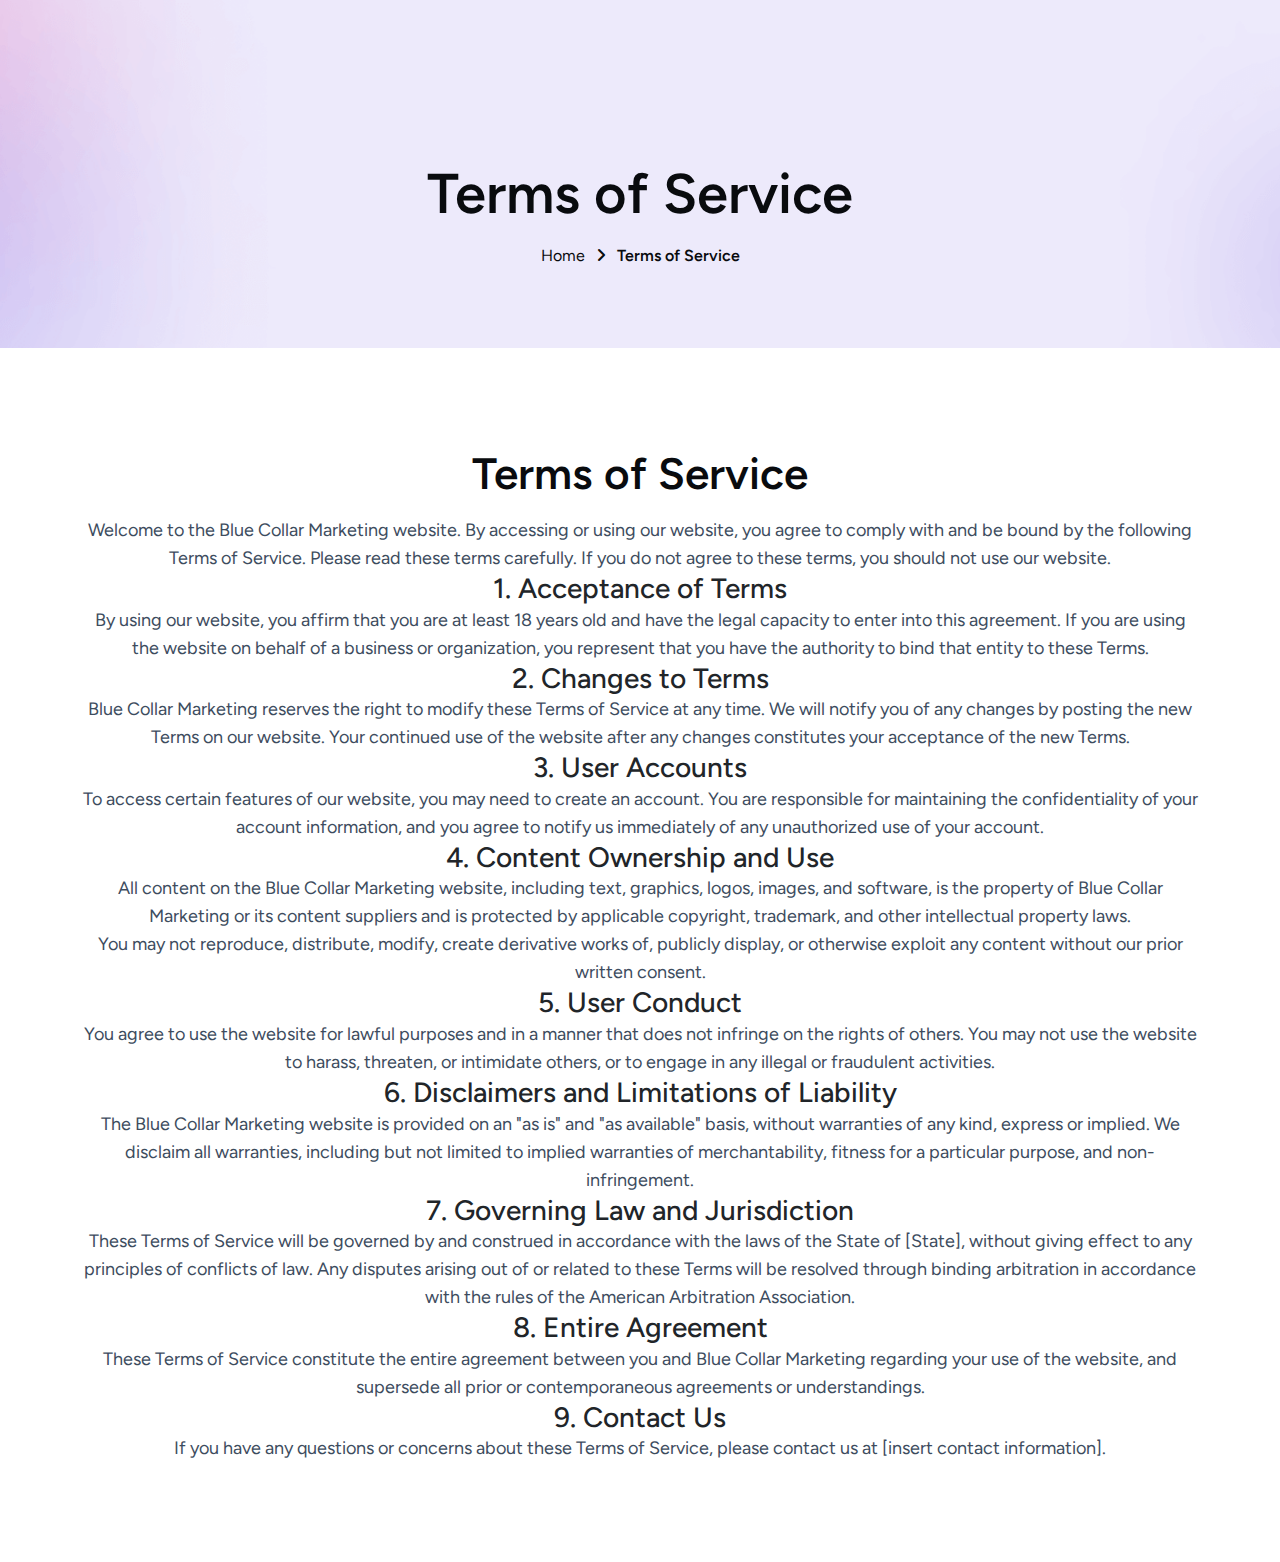
<file: tos.html>
<!DOCTYPE html>
<html lang="en">
<head>
    <meta charset="UTF-8">
    <meta name="viewport" content="width=device-width, initial-scale=1.0">
    <title>Terms of Service - Blue Collar Marketing</title>

    <!--=====FAB ICON=======-->
    <link rel="shortcut icon" href="assets/img/logo/preloader.png" type="image/x-icon">

    <!--===== CSS LINK =======-->
    <link rel="stylesheet" href="assets/css/plugins/bootstrap.min.css">
    <link rel="stylesheet" href="assets/css/plugins/aos.css">
    <link rel="stylesheet" href="assets/css/plugins/fontawesome.css">
    <link rel="stylesheet" href="assets/css/plugins/magnific-popup.css">
    <link rel="stylesheet" href="assets/css/plugins/mobile.css">
    <link rel="stylesheet" href="assets/css/plugins/owlcarousel.min.css">
    <link rel="stylesheet" href="assets/css/plugins/sidebar.css">
    <link rel="stylesheet" href="assets/css/plugins/slick-slider.css">
    <link rel="stylesheet" href="assets/css/plugins/nice-select.css">
    <link rel="stylesheet" href="assets/css/main.css">

    <!--=====  JS SCRIPT LINK =======-->
    <script src="assets/js/plugins/jquery-3-6-0.min.js"></script>
</head>
<body class="homepage1-body">

<!--===== PRELOADER STARTS =======-->
<div class="preloader">
    <div class="loading-container">
        <div class="loading"></div>
        <div id="loading-icon"><img src="assets/img/logo/preloader.png" alt=""></div>
    </div>
</div>
<!--===== PRELOADER ENDS =======-->

<!--===== HERO AREA STARTS =======-->
<div class="about-header-area" style="background-image: url(assets/img/bg/inner-header.png); background-repeat: no-repeat; background-size: cover; background-position: center;">
    <div class="container">
        <div class="row">
            <div class="col-lg-8 m-auto">
                <div class="about-inner-header heading9 text-center">
                    <h1>Terms of Service</h1>
                    <a href="index.html">Home <i class="fa-solid fa-angle-right"></i> <span>Terms of Service</span></a>
                </div>
            </div>
        </div>
    </div>
</div>
<!--===== HERO AREA ENDS =======-->

<!--===== TOS AREA STARTS =======-->
<div class="error-section-area sp1">
    <div class="container">
        <div class="row">
            <div class="col-lg-12 m-auto">
                <div class="heading2 text-center">
                    <h2>Terms of Service</h2>
                    <p>Welcome to the Blue Collar Marketing website. By accessing or using our website, you agree to comply with and be bound by the following Terms of Service. Please read these terms carefully. If you do not agree to these terms, you should not use our website.</p>

                    <h3>1. Acceptance of Terms</h3>
                    <p>By using our website, you affirm that you are at least 18 years old and have the legal capacity to enter into this agreement. If you are using the website on behalf of a business or organization, you represent that you have the authority to bind that entity to these Terms.</p>

                    <h3>2. Changes to Terms</h3>
                    <p>Blue Collar Marketing reserves the right to modify these Terms of Service at any time. We will notify you of any changes by posting the new Terms on our website. Your continued use of the website after any changes constitutes your acceptance of the new Terms.</p>

                    <h3>3. User Accounts</h3>
                    <p>To access certain features of our website, you may need to create an account. You are responsible for maintaining the confidentiality of your account information, and you agree to notify us immediately of any unauthorized use of your account.</p>

                    <h3>4. Content Ownership and Use</h3>
                    <p>All content on the Blue Collar Marketing website, including text, graphics, logos, images, and software, is the property of Blue Collar Marketing or its content suppliers and is protected by applicable copyright, trademark, and other intellectual property laws.</p>
                    <p>You may not reproduce, distribute, modify, create derivative works of, publicly display, or otherwise exploit any content without our prior written consent.</p>

                    <h3>5. User Conduct</h3>
                    <p>You agree to use the website for lawful purposes and in a manner that does not infringe on the rights of others. You may not use the website to harass, threaten, or intimidate others, or to engage in any illegal or fraudulent activities.</p>

                    <h3>6. Disclaimers and Limitations of Liability</h3>
                    <p>The Blue Collar Marketing website is provided on an "as is" and "as available" basis, without warranties of any kind, express or implied. We disclaim all warranties, including but not limited to implied warranties of merchantability, fitness for a particular purpose, and non-infringement.</p>

                    <h3>7. Governing Law and Jurisdiction</h3>
                    <p>These Terms of Service will be governed by and construed in accordance with the laws of the State of [State], without giving effect to any principles of conflicts of law. Any disputes arising out of or related to these Terms will be resolved through binding arbitration in accordance with the rules of the American Arbitration Association.</p>

                    <h3>8. Entire Agreement</h3>
                    <p>These Terms of Service constitute the entire agreement between you and Blue Collar Marketing regarding your use of the website, and supersede all prior or contemporaneous agreements or understandings.</p>

                    <h3>9. Contact Us</h3>
                    <p>If you have any questions or concerns about these Terms of Service, please contact us at [insert contact information].</p>
                </div>
            </div>
        </div>
    </div>
</div>
<!--===== TOS AREA ENDS =======-->

<!--===== JS SCRIPT LINK =======-->
<script src="assets/js/plugins/bootstrap.min.js"></script>
<script src="assets/js/plugins/fontawesome.js"></script>
<script src="assets/js/plugins/aos.js"></script>
<script src="assets/js/plugins/counter.js"></script>
<script src="assets/js/plugins/gsap.min.js"></script>
<script src="assets/js/plugins/ScrollTrigger.min.js"></script>
<script src="assets/js/plugins/Splitetext.js"></script>
<script src="assets/js/plugins/sidebar.js"></script>
<script src="assets/js/plugins/magnific-popup.js"></script>
<script src="assets/js/plugins/mobilemenu.js"></script >
<script src="assets/js/plugins/owlcarousel.min.js"></script>
<script src="assets/js/plugins/gsap-animation.js"></script>
<script src="assets/js/plugins/nice-select.js"></script>
<script src="assets/js/plugins/waypoints.js"></script>
<script src="assets/js/main.js"></script>

<!-- Hide Preloader After Loading -->
<script>
    $(window).on('load', function() {
        // Hide the preloader
        $('.preloader').fadeOut('slow');
    });
</script>

</body>
</html>
</file>
<file: assets/css/plugins/mobile.css>
/*

Plugin Name: Multi Drop Down Mobile menu
version: 1.0
Author: Abdul Rabby
Desc: 



*/




/*Base css*/

*{
    margin: 0;
    padding: 0;
}
body{
    font-size: 16px;
    font-family: "Figtree", sans-serif;
}

a, a:hover{
    outline: none;
    text-decoration: none;
}

ul, li{
    list-style: none;
}




/*Menu Css*/

.mobile-logo a{
    font-size: 20px;
    font-weight: 500;
    color: #161616;
    text-decoration: none;
}


.mobile-header {
    position: absolute;
    top: 0;
    left: 0;
    width: 100%;
    padding: 17px 0;
    z-index: 9;
    
}

.mobile-header-elements {
    display: flex;
    align-items: center;
    justify-content: space-between;
}

.mobile-nav-icon {
    font-size: 23px;
    border: 1px solid;
    width: 40px;
    height: 40px;
    display: flex;
    align-items: center;
    justify-content: center;
    border-radius: 4px;
    color: #161616;
}



.mobile-sidebar {
    position: fixed;
    height: 100%;
    width: 100%;
    background:#F6F6EC;
    z-index: 99;
    padding: 40px 30px;
    left: -100%;
    top: 0;
    visibility: hidden;
    opacity: 0;
    transition: all .3s;
    
    
}

.mobile-sidebar .contact-icon{
    background: #161616;
}


.mobile-sidebar.mobile-menu-active{
    left: 0;
    visibility: visible;
    opacity: 1;
    transition: all .3s;
    overflow-y:scroll ;
}

.menu-close {
    position: absolute;
    right: 20px;
    top: 20px;
    font-size: 25px;
    color: #161616;
    cursor: pointer;
}

.mobile-nav li a {
    font-size: 18px;
    line-height: 24px;
    color: #161616;
    padding: 10px 0;
    display: block;
    font-family: "Figtree", sans-serif;
    font-weight: 500 !important;
}


ul.mobile-nav-list {
    margin-top: 30px;
}


li.has-children {
    position: relative;
    z-index: 2;
}

span.mobile-nav-menu-icon {
    position: absolute;
    right: 0;
    top: 0;
    height: 50px;
    width: 50px;
    text-align: center;
    line-height: 50px;
    color: #161616;
}

ul.mobile-menu-sub {
    display: none;
    position: relative;
    left: 0;
    padding-left: 10px;
    transition: all .3s;
}

ul.mobile-menu-sub.sub-menu-active{
    display: block;
    position: relative;
    transition: all .3s;
}



.mobile-nav li {
    position: relative;
    z-index: 2;
}

span.submenu-button {
    position: absolute;
    width: 100%;
    height: 44px;
    top: 0;
    left: 0;
    z-index: 3;
    transition: all .3s;
}

span.submenu-button:after, span.submenu-button:before {
    position: absolute;
    content: "";
    height: 20px;
    width: 2px;
    background: #161616;
    top: 12px;
    right: 9px;
    transition: all .3s;
}

span.submenu-button:before {
    height: 2px;
    width: 20px;
    right: 0px;
    top: 22px;
}

span.submenu-button.submenu-opened:after {
    visibility: hidden;
    opacity: 0;
}

.sub-menu{
    display: none;
    padding-left: 15px;
}


span.multi-drop-icon {
    position: absolute;
    right: 10px;
    width: 20px;
    height: 100%;
    top: 0;
    text-align: center;
    display: flex;
    align-items: center;
    justify-content: flex-end;
}


ul.mobile-nav-list {
    max-height: 500px;
    overflow-y: scroll;
}
</file>
<file: assets/css/plugins/nice-select.css>
.nice-select {
    -webkit-tap-highlight-color: transparent;
    background-color: #fff;
    border-radius: 5px;
    border: solid 1px #e8e8e8;
    box-sizing: border-box;
    clear: both;
    cursor: pointer;
    display: block;
    float: left;
    font-family: inherit;
    font-size: 14px;
    font-weight: normal;
    height: 42px;
    line-height: 40px;
    outline: none;
    padding-left: 18px;
    padding-right: 30px;
    position: relative;
    text-align: left !important;
    -webkit-transition: all 0.2s ease-in-out;
    transition: all 0.2s ease-in-out;
    -webkit-user-select: none;
       -moz-user-select: none;
        -ms-user-select: none;
            user-select: none;
    white-space: nowrap;
    width: auto; }
    .nice-select:hover {
      border-color: #dbdbdb; }
    .nice-select:active, .nice-select.open, .nice-select:focus {
      border-color: #999; }
    .nice-select:after {
      border-bottom: 2px solid #999;
      border-right: 2px solid #999;
      content: '';
      display: block;
      height: 5px;
      margin-top: -4px;
      pointer-events: none;
      position: absolute;
      right: 12px;
      top: 50%;
      -webkit-transform-origin: 66% 66%;
          -ms-transform-origin: 66% 66%;
              transform-origin: 66% 66%;
      -webkit-transform: rotate(45deg);
          -ms-transform: rotate(45deg);
              transform: rotate(45deg);
      -webkit-transition: all 0.15s ease-in-out;
      transition: all 0.15s ease-in-out;
      width: 5px; }
    .nice-select.open:after {
      -webkit-transform: rotate(-135deg);
          -ms-transform: rotate(-135deg);
              transform: rotate(-135deg); }
    .nice-select.open .list {
      opacity: 1;
      pointer-events: auto;
      -webkit-transform: scale(1) translateY(0);
          -ms-transform: scale(1) translateY(0);
              transform: scale(1) translateY(0); }
    .nice-select.disabled {
      border-color: #ededed;
      color: #999;
      pointer-events: none; }
      .nice-select.disabled:after {
        border-color: #cccccc; }
    .nice-select.wide {
      width: 100%; }
      .nice-select.wide .list {
        left: 0 !important;
        right: 0 !important; }
    .nice-select.right {
      float: right; }
      .nice-select.right .list {
        left: auto;
        right: 0; }
    .nice-select.small {
      font-size: 12px;
      height: 36px;
      line-height: 34px; }
      .nice-select.small:after {
        height: 4px;
        width: 4px; }
      .nice-select.small .option {
        line-height: 34px;
        min-height: 34px; }
    .nice-select .list {
      background-color: #fff;
      border-radius: 5px;
      box-shadow: 0 0 0 1px rgba(68, 68, 68, 0.11);
      box-sizing: border-box;
      margin-top: 4px;
      opacity: 0;
      overflow: hidden;
      padding: 0;
      pointer-events: none;
      position: absolute;
      top: 100%;
      left: 0;
      -webkit-transform-origin: 50% 0;
          -ms-transform-origin: 50% 0;
              transform-origin: 50% 0;
      -webkit-transform: scale(0.75) translateY(-21px);
          -ms-transform: scale(0.75) translateY(-21px);
              transform: scale(0.75) translateY(-21px);
      -webkit-transition: all 0.2s cubic-bezier(0.5, 0, 0, 1.25), opacity 0.15s ease-out;
      transition: all 0.2s cubic-bezier(0.5, 0, 0, 1.25), opacity 0.15s ease-out;
      z-index: 9; }
      .nice-select .list:hover .option:not(:hover) {
        background-color: transparent !important; }
    .nice-select .option {
      cursor: pointer;
      font-weight: 400;
      line-height: 40px;
      list-style: none;
      min-height: 40px;
      outline: none;
      padding-left: 18px;
      padding-right: 29px;
      text-align: left;
      -webkit-transition: all 0.2s;
      transition: all 0.2s; }
      .nice-select .option:hover, .nice-select .option.focus, .nice-select .option.selected.focus {
        background-color: #f6f6f6; }
      .nice-select .option.selected {
        font-weight: bold; }
      .nice-select .option.disabled {
        background-color: transparent;
        color: #999;
        cursor: default; }
  
  .no-csspointerevents .nice-select .list {
    display: none; }
  
  .no-csspointerevents .nice-select.open .list {
    display: block; }
</file>
<file: assets/css/plugins/owlcarousel.min.css>
blog/**
 * Owl Carousel v2.3.4
 * Copyright 2013-2018 David Deutsch
 * Licensed under: SEE LICENSE IN https://github.com/OwlCarousel2/OwlCarousel2/blob/master/LICENSE
 */
 .owl-carousel,.owl-carousel .owl-item{-webkit-tap-highlight-color:transparent;position:relative}.owl-carousel{display:none;width:100%;z-index:1}.owl-carousel .owl-stage{position:relative;-ms-touch-action:pan-Y;touch-action:manipulation;-moz-backface-visibility:hidden}.owl-carousel .owl-stage:after{content:".";display:block;clear:both;visibility:hidden;line-height:0;height:0}.owl-carousel .owl-stage-outer{position:relative;overflow:hidden;-webkit-transform:translate3d(0,0,0)}.owl-carousel .owl-item,.owl-carousel .owl-wrapper{-webkit-backface-visibility:hidden;-moz-backface-visibility:hidden;-ms-backface-visibility:hidden;-webkit-transform:translate3d(0,0,0);-moz-transform:translate3d(0,0,0);-ms-transform:translate3d(0,0,0)}.owl-carousel .owl-item{min-height:1px;float:left;-webkit-backface-visibility:hidden;-webkit-touch-callout:none}.owl-carousel .owl-item img{display:block;width:100%}.owl-carousel .owl-dots.disabled,.owl-carousel .owl-nav.disabled{display:none}.no-js .owl-carousel,.owl-carousel.owl-loaded{display:block}.owl-carousel .owl-dot,.owl-carousel .owl-nav .owl-next,.owl-carousel .owl-nav .owl-prev{cursor:pointer;-webkit-user-select:none;-khtml-user-select:none;-moz-user-select:none;-ms-user-select:none;user-select:none}.owl-carousel .owl-nav button.owl-next,.owl-carousel .owl-nav button.owl-prev,.owl-carousel button.owl-dot{background:0 0;color:inherit;border:none;padding:0!important;font:inherit}.owl-carousel.owl-loading{opacity:0;display:block}.owl-carousel.owl-hidden{opacity:0}.owl-carousel.owl-refresh .owl-item{visibility:hidden}.owl-carousel.owl-drag .owl-item{-ms-touch-action:pan-y;touch-action:pan-y;-webkit-user-select:none;-moz-user-select:none;-ms-user-select:none;user-select:none}.owl-carousel.owl-grab{cursor:move;cursor:grab}.owl-carousel.owl-rtl{direction:rtl}.owl-carousel.owl-rtl .owl-item{float:right}.owl-carousel .animated{animation-duration:1s;animation-fill-mode:both}.owl-carousel .owl-animated-in{z-index:0}.owl-carousel .owl-animated-out{z-index:1}.owl-carousel .fadeOut{animation-name:fadeOut}@keyframes fadeOut{0%{opacity:1}100%{opacity:0}}.owl-height{transition:height .5s ease-in-out}.owl-carousel .owl-item .owl-lazy{opacity:0;transition:opacity .4s ease}.owl-carousel .owl-item .owl-lazy:not([src]),.owl-carousel .owl-item .owl-lazy[src^=""]{max-height:0}.owl-carousel .owl-item img.owl-lazy{transform-style:preserve-3d}.owl-carousel .owl-video-wrapper{position:relative;height:100%;background:#000}.owl-carousel .owl-video-play-icon{position:absolute;height:80px;width:80px;left:50%;top:50%;margin-left:-40px;margin-top:-40px;background:url(owl.video.play.png) no-repeat;cursor:pointer;z-index:1;-webkit-backface-visibility:hidden;transition:transform .1s ease}.owl-carousel .owl-video-play-icon:hover{-ms-transform:scale(1.3,1.3);transform:scale(1.3,1.3)}.owl-carousel .owl-video-playing .owl-video-play-icon,.owl-carousel .owl-video-playing .owl-video-tn{display:none}.owl-carousel .owl-video-tn{opacity:0;height:100%;background-position:center center;background-repeat:no-repeat;background-size:contain;transition:opacity .4s ease}.owl-carousel .owl-video-frame{position:relative;z-index:1;height:100%;width:100%}
</file>
<file: assets/css/plugins/sidebar.css>
/*!
* metismenu https://github.com/onokumus/metismenu#readme
* A jQuery menu plugin
* @version 3.0.6
* @author Osman Nuri Okumus <onokumus@gmail.com> (https://github.com/onokumus)
* @license: MIT 
*/

.metismenu .arrow {
  float: right;
  line-height: 1.42857;
}

*[dir="rtl"] .metismenu .arrow {
  float: left;
}

/*
   * Require Bootstrap 3.x
   * https://github.com/twbs/bootstrap
  */

.metismenu .glyphicon.arrow:before {
  content: "\e079";
}

.metismenu .mm-active>a>.glyphicon.arrow:before {
  content: "\e114";
}

/*
   * Require Font-Awesome
   * http://fortawesome.github.io/Font-Awesome/
  */

.metismenu .fa.arrow:before {
  content: "\f104";
}

.metismenu .mm-active>a>.fa.arrow:before {
  content: "\f107";
}

/*
   * Require Ionicons
   * http://ionicons.com/
  */

.metismenu .ion.arrow:before {
  content: "\f3d2"
}

.metismenu .mm-active>a>.ion.arrow:before {
  content: "\f3d0";
}

.metismenu .plus-times {
  float: right;
}

*[dir="rtl"] .metismenu .plus-times {
  float: left;
}

.metismenu .fa.plus-times:before {
  content: "\f067";
}

.metismenu .mm-active>a>.fa.plus-times {
  transform: rotate(45deg);
}

.metismenu .plus-minus {
  float: right;
}

*[dir="rtl"] .metismenu .plus-minus {
  float: left;
}

.metismenu .fa.plus-minus:before {
  content: "\f067";
}

.metismenu .mm-active>a>.fa.plus-minus:before {
  content: "\f068";
}

.metismenu .mm-collapse:not(.mm-show) {
  display: none;
}

.metismenu .mm-collapsing {
  position: relative;
  height: 0;
  overflow: hidden;
  transition-timing-function: ease;
  transition-duration: .35s;
  transition-property: height, visibility;
}

.metismenu .has-arrow {
  position: relative;
}

.metismenu .has-arrow::after {
  position: absolute;
  content: '';
  width: .5em;
  height: .5em;
  border-width: 1px 0 0 1px;
  border-style: solid;
  border-color: currentColor;
  border-color: initial;
  right: 1em;
  transform: rotate(-45deg) translate(0, -50%);
  transform-origin: top;
  top: 50%;
  transition: all .3s ease-out;
}

*[dir="rtl"] .metismenu .has-arrow::after {
  right: auto;
  left: 1em;
  transform: rotate(135deg) translate(0, -50%);
}

.metismenu .mm-active>.has-arrow::after, .metismenu .has-arrow[aria-expanded="true"]::after {
  transform: rotate(-135deg) translate(0, -50%);
}

*[dir="rtl"] .metismenu .mm-active>.has-arrow::after, *[dir="rtl"] .metismenu .has-arrow[aria-expanded="true"]::after {
  transform: rotate(225deg) translate(0, -50%);
}

/* custom code */

.hamburger-menu {
  display: inline-block;
}

.hamburger-menu a {
  display: inline-block;
}

.body-overlay {
  background-color: #000000;
  height: 950px;
  width: 100%;
  position: fixed;
  top: 0;
  z-index: 1010;
  left: 0;
  opacity: 0;
  visibility: hidden;
  transition: all 0.3s linear 0s;
  transition: all 600ms ease;
  -webkit-transition: all 600ms ease;
  -moz-transition: all 600ms ease;
  -ms-transition: all 600ms ease;
  -o-transition: all 600ms ease;
}

.body-overlay.active {
  opacity: .5;
  visibility: visible;
}

.side-mobile-menu ul li a {
  padding: 13px 0;
  display: block;
  border-bottom: 1px solid rgba(0, 0, 0, 0.05);
  font-size: 14px;
  color: #000;
  font-weight: 600;
  text-transform: uppercase;
  position: relative;
}

.side-mobile-menu ul li a[aria-expanded="true"] {
  color: var(--color-primary);
}

.side-mobile-menu ul li a:hover {
  color: var(--color-primary);
  padding-left: 5px;
}

.side-mobile-menu ul li ul li:hover>a {
  color: var(--color-primary);
  padding-left: 20px;
}

.side-mobile-menu ul li ul li:hover>a::before {
  background: var(--color-primary);
  border-color: var(--color-primary) !important;
}

.slide-bar.style-2 .side-mobile-menu ul li a[aria-expanded="true"],
.slide-bar.style-2 .side-mobile-menu ul li a:hover,
.slide-bar.style-2 .side-mobile-menu ul li ul li:hover>a {
  color: #2962FF;
}
.slide-bar.style-2 .side-mobile-menu ul li ul li:hover>a::before {
  background: #2962FF;
  border-color: #2962FF !important;
}





.side-mobile-menu ul {
  list-style: none;
  margin: 0;
  padding: 0;
}


.slide-bar {
    position: fixed;
    overflow-y: auto;
    top: 0;
    right: -860px;
    right: -860px;
    max-width: 830px;
    padding: 50px 50px;
    height: 900px;
    display: block;
    background-color: var(--color-white);
    z-index: 1020;
transition-duration: 500ms;
background-color: #fff;
}


.side-mobile-menu {
    display: none;
}
.slide-bar.show {
  right: 0;
}

.side-mobile-menu ul li ul li {
  padding-left: 15px;
}

.side-mobile-menu ul li ul li a {
  position: relative;
  padding-left: 15px;
  text-transform: capitalize;
  font-size: 16px;
}

.side-mobile-menu ul li.dropdown>a::after {
  position: absolute;
  content: "";
  width: 8px;
  height: 8px;
  border-width: 0 2px 2px 0;
  border-style: solid;
  border-color: initial;
  right: 16px;
  top: 50%;
  -webkit-transform: rotate(-45deg) translateY(-50%);
  -webkit-transform-origin: top;
  transform-origin: top;
  transition: all 0.3s ease-out;
  transform: rotate(-45deg) translateY(-50%);
  -moz-transform: rotate(-45deg) translateY(-50%);
  -ms-transform: rotate(-45deg) translateY(-50%);
  -o-transform: rotate(-45deg) translateY(-50%);
}

.side-mobile-menu ul li.dropdown a[aria-expanded="true"]::after {
  -webkit-transform: rotate(-135deg) translateY(-50%);
  transform: rotate(45deg) translateY(-50%);
}

.side-mobile-menu ul li ul li a::before {
  content: "";
  width: 8px;
  height: 8px;
  position: absolute;
  left: 0;
  top: 50%;
  transform: translateY(-50%);
  border: 2px solid #101a23;
  border-radius: 50%;
}

.side-mobile-menu ul li ul li a {
  text-transform: capitalize;
  font-size: 15px;
}

.close-mobile-menu a {
  color: #fff;
  position: relative;
  z-index: 2;
  font-size: 16px;
  left: 0;
  display: block;
}


.close-mobile-menu {
  position: absolute;
  top: 0;
  right: 0;
  text-align: center;
  line-height: 40px;
  transition: .3s;
  -webkit-transition: .3s;
  -moz-transition: .3s;
  -ms-transition: .3s;
  -o-transition: .3s;
}

.slide-bar .tx-close {
    background: rgba(150,144,162,.08);
    width: 54px;
    height: 54px;
    border-width: 18px;
}
.slide-bar .tx-close::before, .slide-bar .tx-close::after {
    background-color: #000;
}


.header-mobile-search input {
  width: 100%;
  height: 50px;
  background-color: #fff;
  padding: 0 18px;
  padding-right: 40px;
  font-size: 14px;
  border: 1px solid #ececec;
  transition: .3s;
  -webkit-transition: .3s;
  -moz-transition: .3s;
  -ms-transition: .3s;
  -o-transition: .3s;
  border-radius: 3px;
}

.header-mobile-search input:focus {
  border-color: var(--color-primary);
}

.header-mobile-search {
  margin-bottom: 15px;
  position: relative;
  display: block;
}

.header-mobile-search button {
  position: absolute;
  width: 50px;
  height: 100%;
  right: 0;
  line-height: 100%;
  padding: 0;
  border: none;
  background-color: initial;
  background-image: none;
  color: #3a505f;
  top: 0;
  cursor: pointer;
}
</file>
